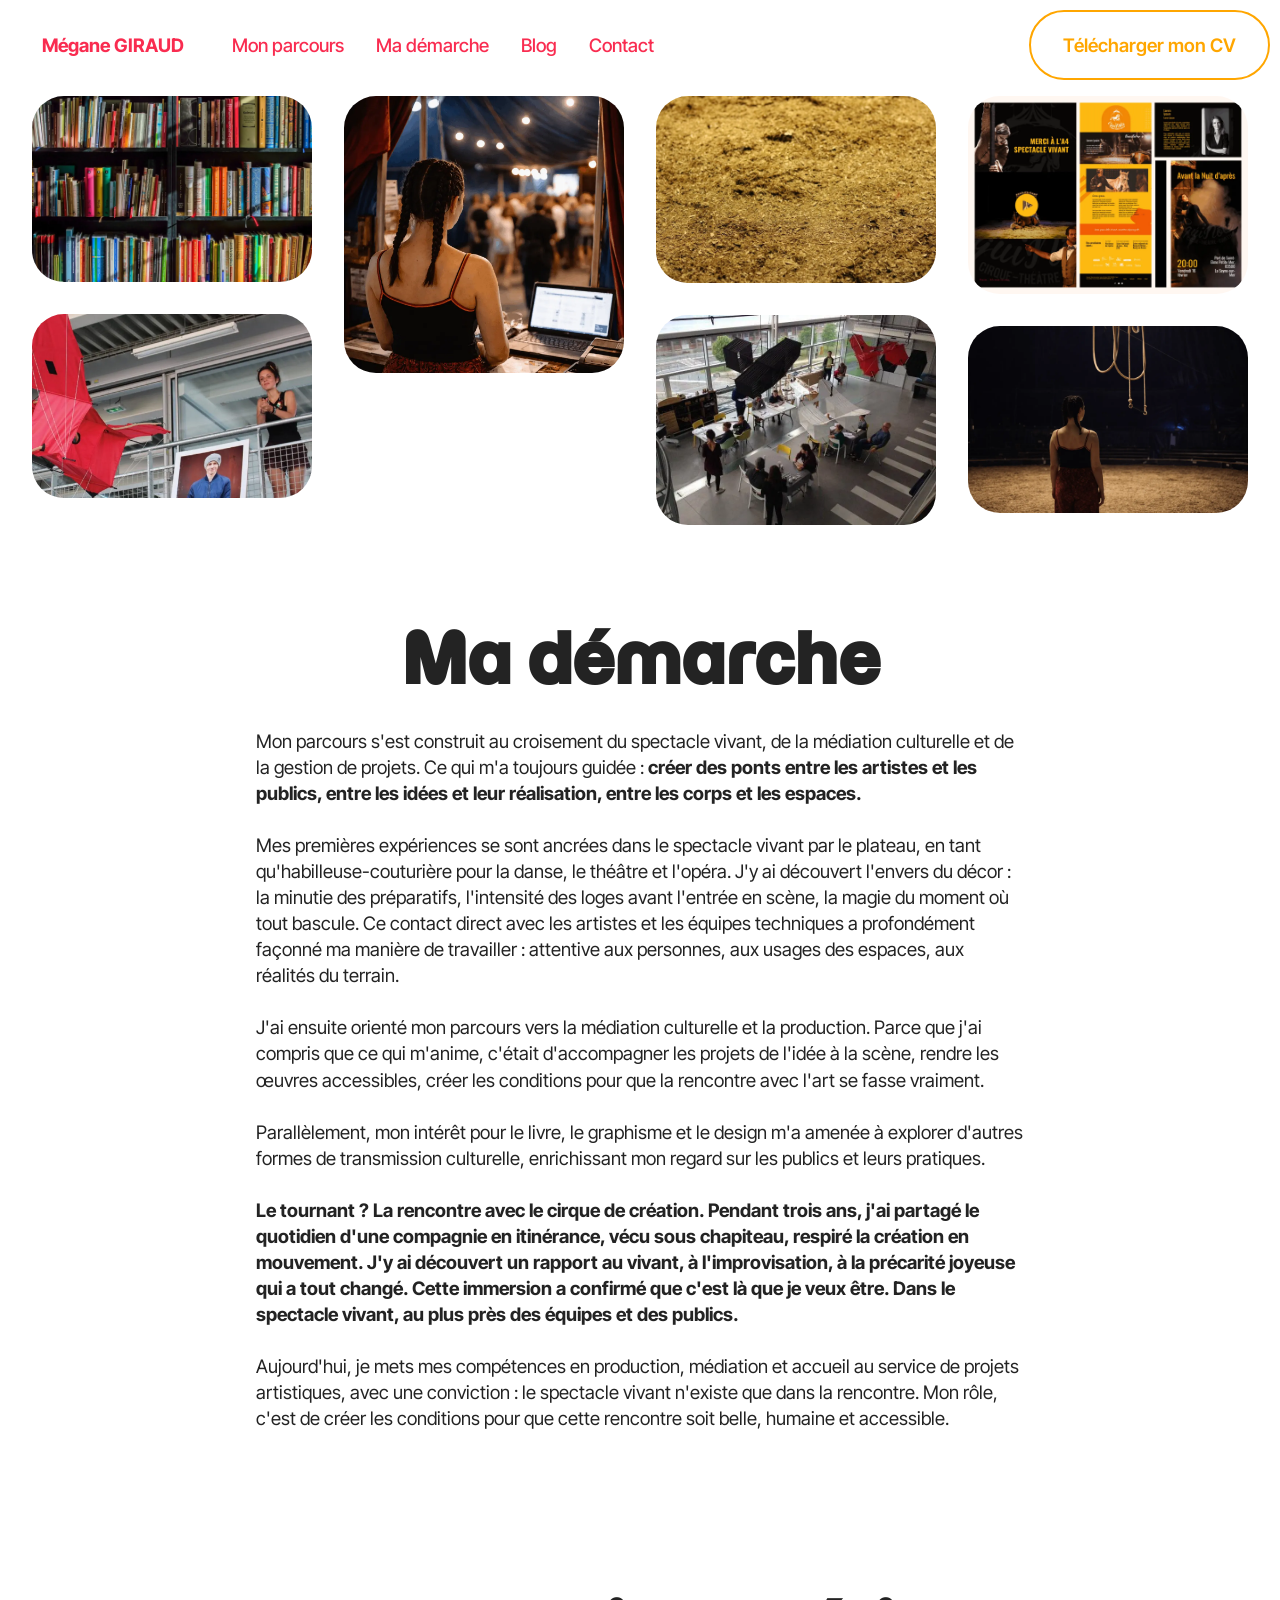
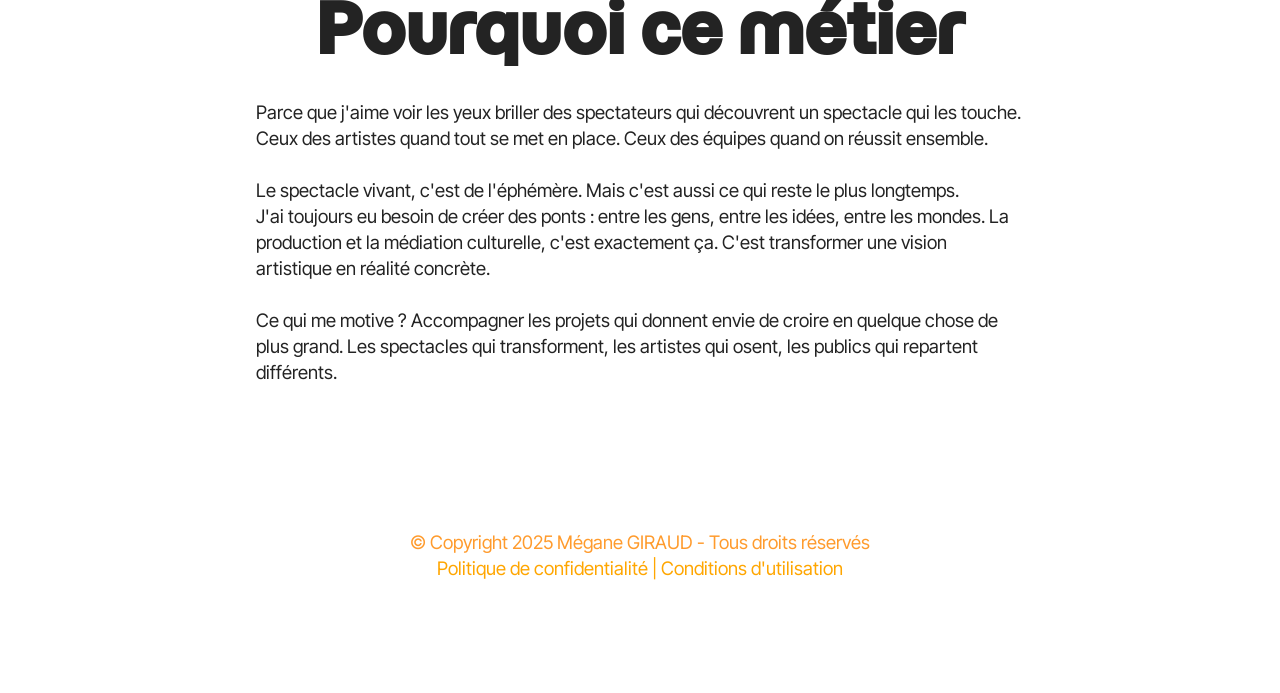
<file: page1.html>
<!DOCTYPE html>
<html  >
<head>
  <!-- Site made with Mobirise Website Builder v5.9.17, https://mobirise.com -->
  <meta charset="UTF-8">
  <meta http-equiv="X-UA-Compatible" content="IE=edge">
  <meta name="generator" content="Mobirise v5.9.17, mobirise.com">
  <meta name="viewport" content="width=device-width, initial-scale=1, minimum-scale=1">
  <link rel="shortcut icon" href="assets/images/novacosmic-logo-128x128-1.png" type="image/x-icon">
  <meta name="description" content="">
  
  
  <title>Ma demarche</title>
  <link rel="stylesheet" href="assets/web/assets/mobirise-icons2/mobirise2.css">
  <link rel="stylesheet" href="assets/bootstrap/css/bootstrap.min.css">
  <link rel="stylesheet" href="assets/bootstrap/css/bootstrap-grid.min.css">
  <link rel="stylesheet" href="assets/bootstrap/css/bootstrap-reboot.min.css">
  <link rel="stylesheet" href="assets/web/assets/gdpr-plugin/gdpr-styles.css">
  <link rel="stylesheet" href="assets/animatecss/animate.css">
  <link rel="stylesheet" href="assets/dropdown/css/style.css">
  <link rel="stylesheet" href="assets/theme/css/style.css">
  <link rel="stylesheet" href="assets/gallery/style.css">
  <link rel="preload" href="https://fonts.googleapis.com/css?family=Momo+Trust+Display:400&display=swap" as="style" onload="this.onload=null;this.rel='stylesheet'">
  <noscript><link rel="stylesheet" href="https://fonts.googleapis.com/css?family=Momo+Trust+Display:400&display=swap"></noscript>
  <link rel="preload" href="https://fonts.googleapis.com/css?family=Inter+Tight:100,200,300,400,500,600,700,800,900,100i,200i,300i,400i,500i,600i,700i,800i,900i&display=swap" as="style" onload="this.onload=null;this.rel='stylesheet'">
  <noscript><link rel="stylesheet" href="https://fonts.googleapis.com/css?family=Inter+Tight:100,200,300,400,500,600,700,800,900,100i,200i,300i,400i,500i,600i,700i,800i,900i&display=swap"></noscript>
  <link rel="preload" as="style" href="assets/mobirise/css/mbr-additional.css?v=R3IGi3"><link rel="stylesheet" href="assets/mobirise/css/mbr-additional.css?v=R3IGi3" type="text/css">

  
  
  
</head>
<body>
  
  <section data-bs-version="5.1" class="menu menu6 cid-v8RflWAhes" once="menu" id="menu06-1k">
	

	<nav class="navbar navbar-dropdown opacityScroll navbar-fixed-top navbar-expand-lg">
		<div class="container">
			<div class="navbar-brand">
				
				<span class="navbar-caption-wrap"><a class="navbar-caption text-secondary text-primary display-4" href="index.html">Mégane GIRAUD</a></span>
			</div>
			<button class="navbar-toggler" type="button" data-toggle="collapse" data-bs-toggle="collapse" data-target="#navbarSupportedContent" data-bs-target="#navbarSupportedContent" aria-controls="navbarNavAltMarkup" aria-expanded="false" aria-label="Toggle navigation">
				<div class="hamburger">
					<span></span>
					<span></span>
					<span></span>
					<span></span>
				</div>
			</button>
			<div class="collapse navbar-collapse opacityScroll" id="navbarSupportedContent">
				<ul class="navbar-nav nav-dropdown" data-app-modern-menu="true"><li class="nav-item"><a class="nav-link link text-secondary display-4" href="page2.html">Mon parcours</a></li>
					<li class="nav-item">
						<a class="nav-link link text-secondary display-4" href="page1.html" aria-expanded="false">Ma démarche</a>
					</li><li class="nav-item"><a class="nav-link link text-secondary display-4" href="page4.html">Blog</a></li>
					<li class="nav-item">
						<a class="nav-link link text-secondary display-4" href="index.html#form02-1c">Contact</a>
					</li></ul>
				
				<div class="navbar-buttons mbr-section-btn"><a class="btn btn-primary-outline display-4" href="assets/files/GIRAUD_MEGANE_CV-_.pdf" target="_blank">Télécharger mon CV</a></div>
			</div>
		</div>
	</nav>
</section>

<section data-bs-version="5.1" class="gallery1 mbr-gallery cid-v92LLDHNPR" id="gallery02-29">   
    
    

    <div class="container">
        <div class="row justify-content-center">
            <div class="col-12 content-head">
                
            </div>
        </div>
        <div class="row mbr-gallery mbr-masonry" data-masonry="{&quot;percentPosition&quot;: true }">
            <div class="col-12 col-md-6 col-lg-3 item gallery-image">
                <div class="item-wrapper" data-toggle="modal" data-bs-toggle="modal" data-target="#v9B7zrjYe8-modal" data-bs-target="#v9B7zrjYe8-modal">
                    <img class="w-100" src="assets/images/christmas-background-1204029-1280-1256x835.webp" alt="Librairie" data-slide-to="0" data-bs-slide-to="0" data-target="#lb-v9B7zrjYe8" data-bs-target="#lb-v9B7zrjYe8">
                    <div class="icon-wrapper">
                        <span class="mobi-mbri mobi-mbri-search mbr-iconfont mbr-iconfont-btn"></span>
                    </div>
                </div>
                
            </div>
            <div class="col-12 col-md-6 col-lg-3 item gallery-image">
                <div class="item-wrapper" data-toggle="modal" data-bs-toggle="modal" data-target="#v9B7zrjYe8-modal" data-bs-target="#v9B7zrjYe8-modal">
                    <img class="w-100" src="assets/images/billetterie-1024x1536.webp" alt="Mobirise Website Builder" data-slide-to="1" data-bs-slide-to="1" data-target="#lb-v9B7zrjYe8" data-bs-target="#lb-v9B7zrjYe8">
                    <div class="icon-wrapper">
                        <span class="mobi-mbri mobi-mbri-search mbr-iconfont mbr-iconfont-btn"></span>
                    </div>
                </div>
                
            </div>
            <div class="col-12 col-md-6 col-lg-3 item gallery-image">
                <div class="item-wrapper" data-toggle="modal" data-bs-toggle="modal" data-target="#v9B7zrjYe8-modal" data-bs-target="#v9B7zrjYe8-modal">
                    <img class="w-100" src="assets/images/img-3951-1256x837.webp" alt="Mobirise Website Builder" data-slide-to="2" data-bs-slide-to="2" data-target="#lb-v9B7zrjYe8" data-bs-target="#lb-v9B7zrjYe8">
                    <div class="icon-wrapper">
                        <span class="mobi-mbri mobi-mbri-search mbr-iconfont mbr-iconfont-btn"></span>
                    </div>
                </div>
                
            </div>
            <div class="col-12 col-md-6 col-lg-3 item gallery-image">
                <div class="item-wrapper" data-toggle="modal" data-bs-toggle="modal" data-target="#v9B7zrjYe8-modal" data-bs-target="#v9B7zrjYe8-modal">
                    <img class="w-100" src="assets/images/portfolio-mag-1-1256x888.webp" alt="Mobirise Website Builder" data-slide-to="3" data-bs-slide-to="3" data-target="#lb-v9B7zrjYe8" data-bs-target="#lb-v9B7zrjYe8">
                    <div class="icon-wrapper">
                        <span class="mobi-mbri mobi-mbri-search mbr-iconfont mbr-iconfont-btn"></span>
                    </div>
                </div>
                
            </div>
            <div class="col-12 col-md-6 col-lg-3 item gallery-image">
                <div class="item-wrapper" data-toggle="modal" data-bs-toggle="modal" data-target="#v9B7zrjYe8-modal" data-bs-target="#v9B7zrjYe8-modal">
                    <img class="w-100" src="assets/images/dome-mediation-numerique-textile-megane-giraud-2-960x630.webp" alt="Mobirise Website Builder" data-slide-to="4" data-bs-slide-to="4" data-target="#lb-v9B7zrjYe8" data-bs-target="#lb-v9B7zrjYe8">
                    <div class="icon-wrapper">
                        <span class="mobi-mbri mobi-mbri-search mbr-iconfont mbr-iconfont-btn"></span>
                    </div>
                </div>
                
            </div>
            <div class="col-12 col-md-6 col-lg-3 item gallery-image">
                <div class="item-wrapper" data-toggle="modal" data-bs-toggle="modal" data-target="#v9B7zrjYe8-modal" data-bs-target="#v9B7zrjYe8-modal">
                    <img class="w-100" src="assets/images/dome-mediation-numerique-textile-megane-giraud-3-640x480.webp" alt="Mobirise Website Builder" data-slide-to="5" data-bs-slide-to="5" data-target="#lb-v9B7zrjYe8" data-bs-target="#lb-v9B7zrjYe8">
                    <div class="icon-wrapper">
                        <span class="mobi-mbri mobi-mbri-search mbr-iconfont mbr-iconfont-btn"></span>
                    </div>
                </div>
                
            </div>
            <div class="col-12 col-md-6 col-lg-3 item gallery-image">
                <div class="item-wrapper" data-toggle="modal" data-bs-toggle="modal" data-target="#v9B7zrjYe8-modal" data-bs-target="#v9B7zrjYe8-modal">
                    <img class="w-100" src="assets/images/megane-giraud-1536x1024.webp" alt="Mobirise Website Builder" data-slide-to="6" data-bs-slide-to="6" data-target="#lb-v9B7zrjYe8" data-bs-target="#lb-v9B7zrjYe8">
                    <div class="icon-wrapper">
                        <span class="mobi-mbri mobi-mbri-search mbr-iconfont mbr-iconfont-btn"></span>
                    </div>
                </div>
                
            </div>
        </div>

        <div class="modal mbr-slider" tabindex="-1" role="dialog" aria-hidden="true" id="v9B7zrjYe8-modal">
            <div class="modal-dialog" role="document">
                <div class="modal-content">
                    <div class="modal-body">
                        <div class="carousel slide" id="lb-v9B7zrjYe8" data-interval="5000" data-bs-interval="5000">
                            <div class="carousel-inner">
                                <div class="carousel-item active">
                                    <img class="d-block w-100" src="assets/images/christmas-background-1204029-1280-1256x835.webp" alt="Mobirise Website Builder">
                                </div>
                                <div class="carousel-item">
                                    <img class="d-block w-100" src="assets/images/billetterie-1024x1536.webp" alt="Mobirise Website Builder">
                                </div>
                                <div class="carousel-item">
                                    <img class="d-block w-100" src="assets/images/img-3951-1256x837.webp" alt="Mobirise Website Builder">
                                </div>
                                <div class="carousel-item">
                                    <img class="d-block w-100" src="assets/images/portfolio-mag-1-1256x888.webp" alt="Mobirise Website Builder">
                                </div>
                                <div class="carousel-item">
                                    <img class="d-block w-100" src="assets/images/dome-mediation-numerique-textile-megane-giraud-2-960x630.webp" alt="Mobirise Website Builder">
                                </div>
                                <div class="carousel-item">
                                    <img class="d-block w-100" src="assets/images/dome-mediation-numerique-textile-megane-giraud-3-640x480.webp" alt="Mobirise Website Builder">
                                </div>
                                <div class="carousel-item">
                                    <img class="d-block w-100" src="assets/images/megane-giraud-1536x1024.webp" alt="Mobirise Website Builder">
                                </div>
                            </div>
                            <ol class="carousel-indicators">
                                <li data-slide-to="0" data-bs-slide-to="0" class="active" data-target="#lb-v9B7zrjYe8" data-bs-target="#lb-v9B7zrjYe8"></li>
                                <li data-slide-to="1" data-bs-slide-to="1" data-target="#lb-v9B7zrjYe8" data-bs-target="#lb-v9B7zrjYe8"></li>
                                <li data-slide-to="2" data-bs-slide-to="2" data-target="#lb-v9B7zrjYe8" data-bs-target="#lb-v9B7zrjYe8"></li>
                                <li data-slide-to="3" data-bs-slide-to="3" data-target="#lb-v9B7zrjYe8" data-bs-target="#lb-v9B7zrjYe8"></li>
                                <li data-slide-to="4" data-bs-slide-to="4" data-target="#lb-v9B7zrjYe8" data-bs-target="#lb-v9B7zrjYe8"></li>
                                <li data-slide-to="5" data-bs-slide-to="5" data-target="#lb-v9B7zrjYe8" data-bs-target="#lb-v9B7zrjYe8"></li>
                                <li data-slide-to="6" data-bs-slide-to="6" data-target="#lb-v9B7zrjYe8" data-bs-target="#lb-v9B7zrjYe8"></li>
                            </ol>
                            <a role="button" href="" class="close" data-dismiss="modal" data-bs-dismiss="modal" aria-label="Close">
                            </a>
                            <a class="carousel-control-prev carousel-control" role="button" data-slide="prev" data-bs-slide="prev" href="#lb-v9B7zrjYe8">
                                <span class="mobi-mbri mobi-mbri-arrow-prev" aria-hidden="true"></span>
                                <span class="sr-only visually-hidden">Previous</span>
                            </a>
                            <a class="carousel-control-next carousel-control" role="button" data-slide="next" data-bs-slide="next" href="#lb-v9B7zrjYe8">
                                <span class="mobi-mbri mobi-mbri-arrow-next" aria-hidden="true"></span>
                                <span class="sr-only visually-hidden">Next</span>
                            </a>
                        </div>
                    </div>
                </div>
            </div>
        </div>
    </div>
</section>

<section data-bs-version="5.1" class="header16 cid-v8R9LqBxb2" id="header16-1f">
  

  
  

  <div class="text-center container">
    
    <div class="row justify-content-center">
      <div class="col-md-12 content-head">
        <h1 class="mbr-section-title mbr-fonts-style mt-4 display-1"><strong>Ma démarche</strong></h1>
        <p class="mbr-text mbr-fonts-style mt-4 display-4">Mon parcours s'est construit au croisement du spectacle vivant, de la médiation culturelle et de la gestion de projets. Ce qui m'a toujours guidée : <strong>créer des ponts entre les artistes et les publics, entre les idées et leur réalisation, entre les corps et les espaces.</strong><br><br>Mes premières expériences se sont ancrées dans le spectacle vivant par le plateau, en tant qu'habilleuse-couturière pour la danse, le théâtre et l'opéra. J'y ai découvert l'envers du décor : la minutie des préparatifs, l'intensité des loges avant l'entrée en scène, la magie du moment où tout bascule. Ce contact direct avec les artistes et les équipes techniques a profondément façonné ma manière de travailler : attentive aux personnes, aux usages des espaces, aux réalités du terrain.<br><br>J'ai ensuite orienté mon parcours vers la médiation culturelle et la production. Parce que j'ai compris que ce qui m'anime, c'était d'accompagner les projets de l'idée à la scène, rendre les œuvres accessibles, créer les conditions pour que la rencontre avec l'art se fasse vraiment.<br><br>Parallèlement, mon intérêt pour le livre, le graphisme et le design m'a amenée à explorer d'autres formes de transmission culturelle, enrichissant mon regard sur les publics et leurs pratiques.<br><br><strong>Le tournant ? La rencontre avec le cirque de création. Pendant trois ans, j'ai partagé le quotidien d'une compagnie en itinérance, vécu sous chapiteau, respiré la création en mouvement. J'y ai découvert un rapport au vivant, à l'improvisation, à la précarité joyeuse qui a tout changé. Cette immersion a confirmé que c'est là que je veux être. Dans le spectacle vivant, au plus près des équipes et des publics.<br></strong><br>Aujourd'hui, je mets mes compétences en production, médiation et accueil au service de projets artistiques, avec une conviction : le spectacle vivant n'existe que dans la rencontre. Mon rôle, c'est de créer les conditions pour que cette rencontre soit belle, humaine et accessible.<br></p>
        
      </div>
    </div>
  </div>
</section>

<section data-bs-version="5.1" class="header16 cid-v93WLzi7Gf" id="header16-2a">
  

  
  

  <div class="text-center container">
    
    <div class="row justify-content-center">
      <div class="col-md-12 content-head">
        <h1 class="mbr-section-title mbr-fonts-style mt-4 display-1"><strong>Pourquoi ce métier</strong></h1>
        <p class="mbr-text mbr-fonts-style mt-4 display-4">Parce que j'aime voir les yeux briller&nbsp;des spectateurs qui découvrent un spectacle qui les touche. Ceux des artistes quand tout se met en place. Ceux des équipes quand on réussit ensemble.<br>
<br>Le spectacle vivant, c'est de l'éphémère. Mais c'est aussi ce qui reste le plus longtemps.
<br>J'ai toujours eu besoin de créer des ponts : entre les gens, entre les idées, entre les mondes. La production et la médiation culturelle, c'est exactement ça. C'est transformer une vision artistique en réalité concrète.<br>
<br>Ce qui me motive ? Accompagner les projets qui donnent envie de croire en quelque chose de plus grand. Les spectacles qui transforment, les artistes qui osent, les publics qui repartent différents.<br></p>
        
      </div>
    </div>
  </div>
</section>

<section data-bs-version="5.1" class="footer4 cid-v8Rfif6iIU" once="footers" id="footer04-1j">

    

    

    <div class="container">
        <div class="media-container-row align-center mbr-white">
            <div class="col-12">
                <p class="mbr-text mb-0 mbr-fonts-style display-4">
                    © Copyright 2025 Mégane GIRAUD - Tous droits réservés<br><a href="page5.html" class="text-primary">Politique de confidentialité | Conditions d'utilisation</a><br></p>
            </div>
        </div>
    </div>
</section><section class="display-7" style="padding: 0;align-items: center;justify-content: center;flex-wrap: wrap;    align-content: center;display: flex;position: relative;height: 4rem;"><a href="https://mobiri.se/152356" style="flex: 1 1;height: 4rem;position: absolute;width: 100%;z-index: 1;"><img alt="" style="height: 4rem;" src="[data-uri]"></a><p style="margin: 0;text-align: center;" class="display-7">&#8204;</p><a style="z-index:1" href="https://mobirise.com/builder/ai-website-generator.html">AI Website Generator</a></section><script src="assets/bootstrap/js/bootstrap.bundle.min.js"></script>  <script src="assets/smoothscroll/smooth-scroll.js"></script>  <script src="assets/ytplayer/index.js"></script>  <script src="assets/dropdown/js/navbar-dropdown.js"></script>  <script src="assets/masonry/masonry.pkgd.min.js"></script>  <script src="assets/imagesloaded/imagesloaded.pkgd.min.js"></script>  <script src="assets/theme/js/script.js"></script>  <script src="assets/gallery/player.min.js"></script>  <script src="assets/gallery/script.js"></script>  
  
  
  <input name="animation" type="hidden">
  </body>
</html>
</file>
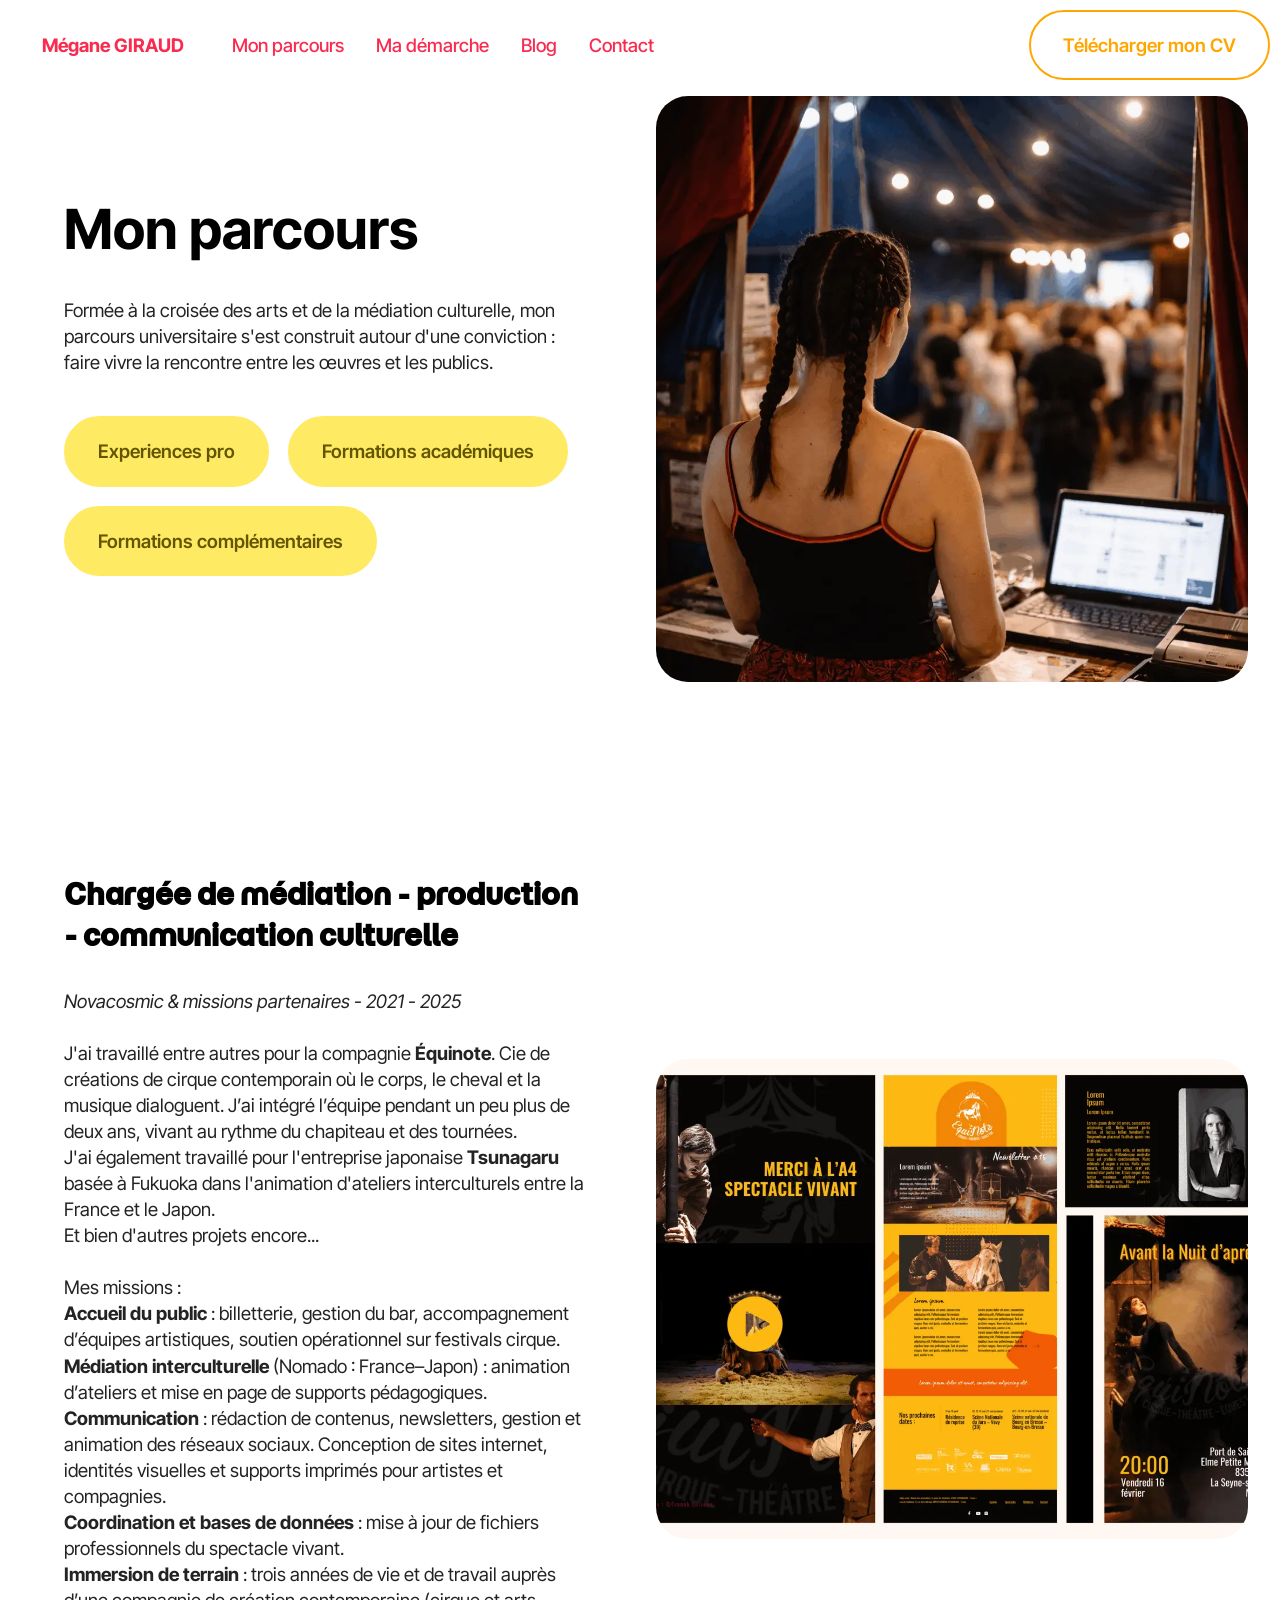
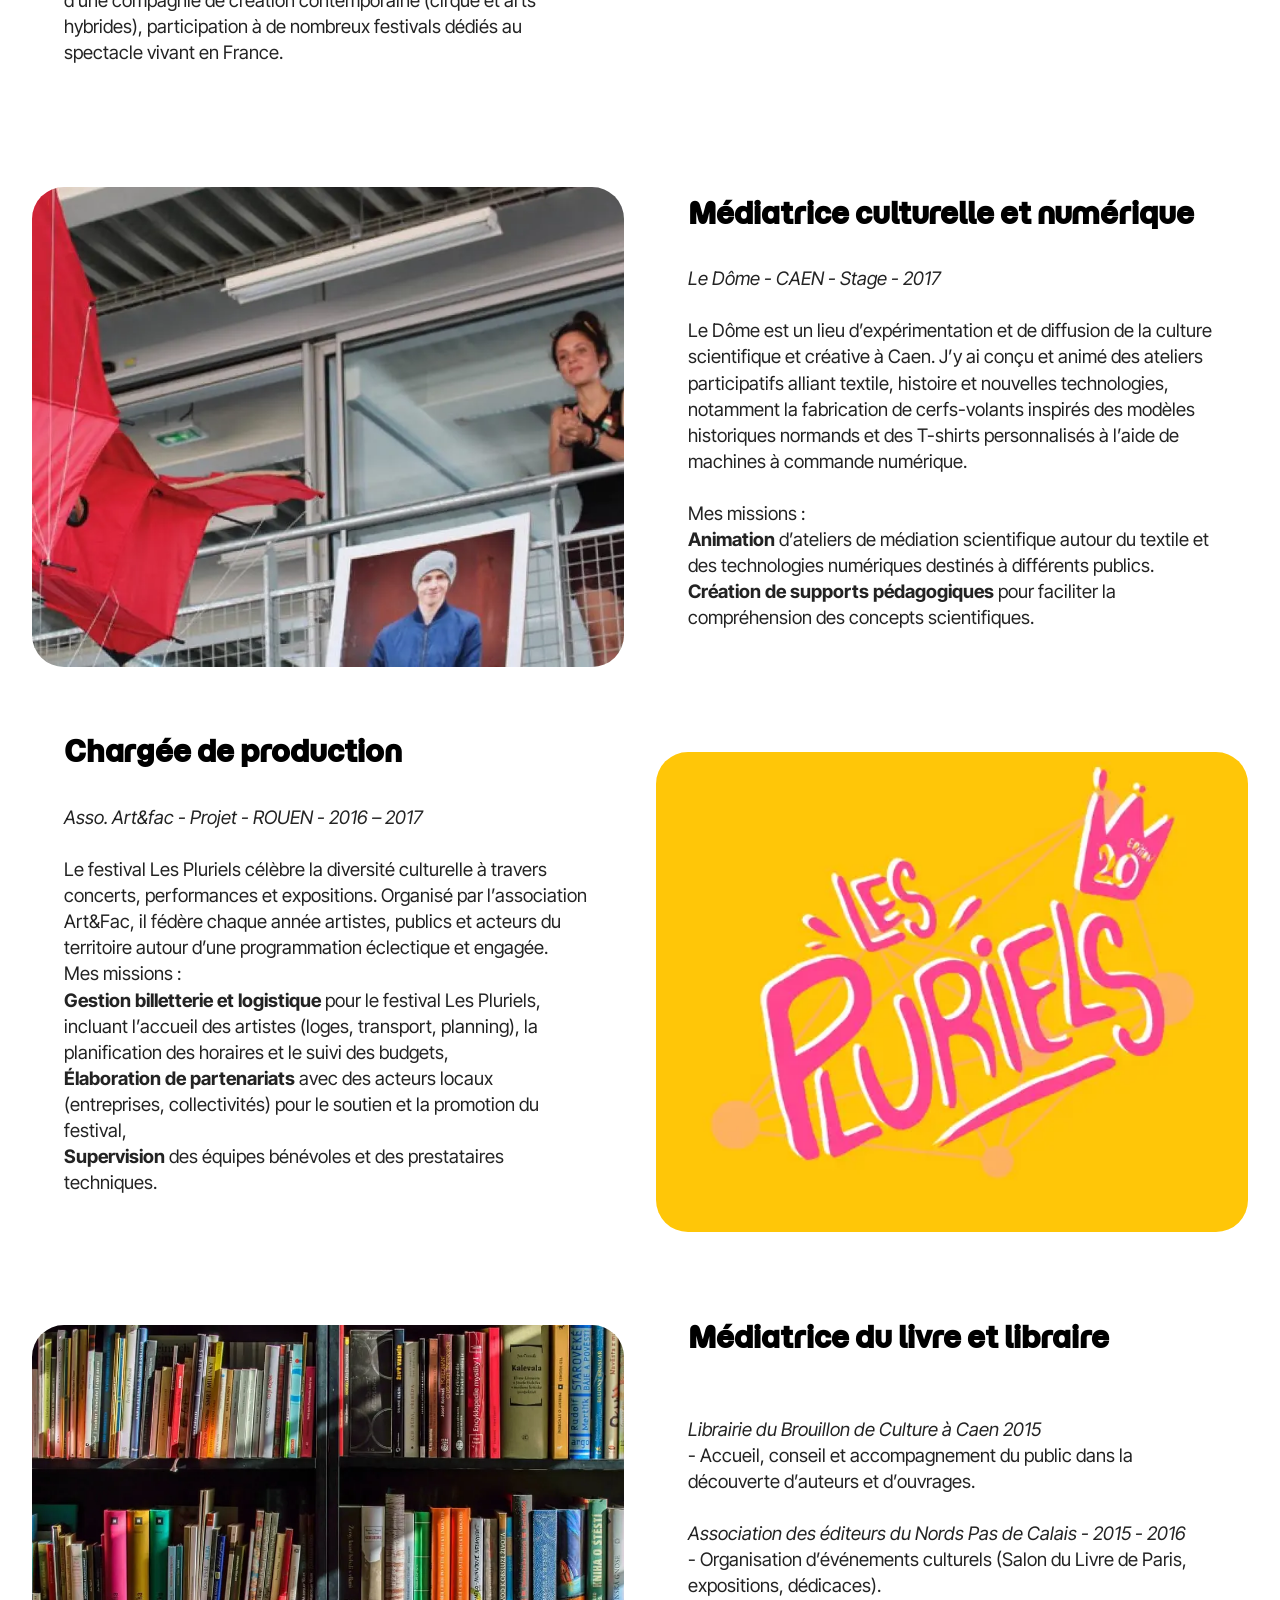
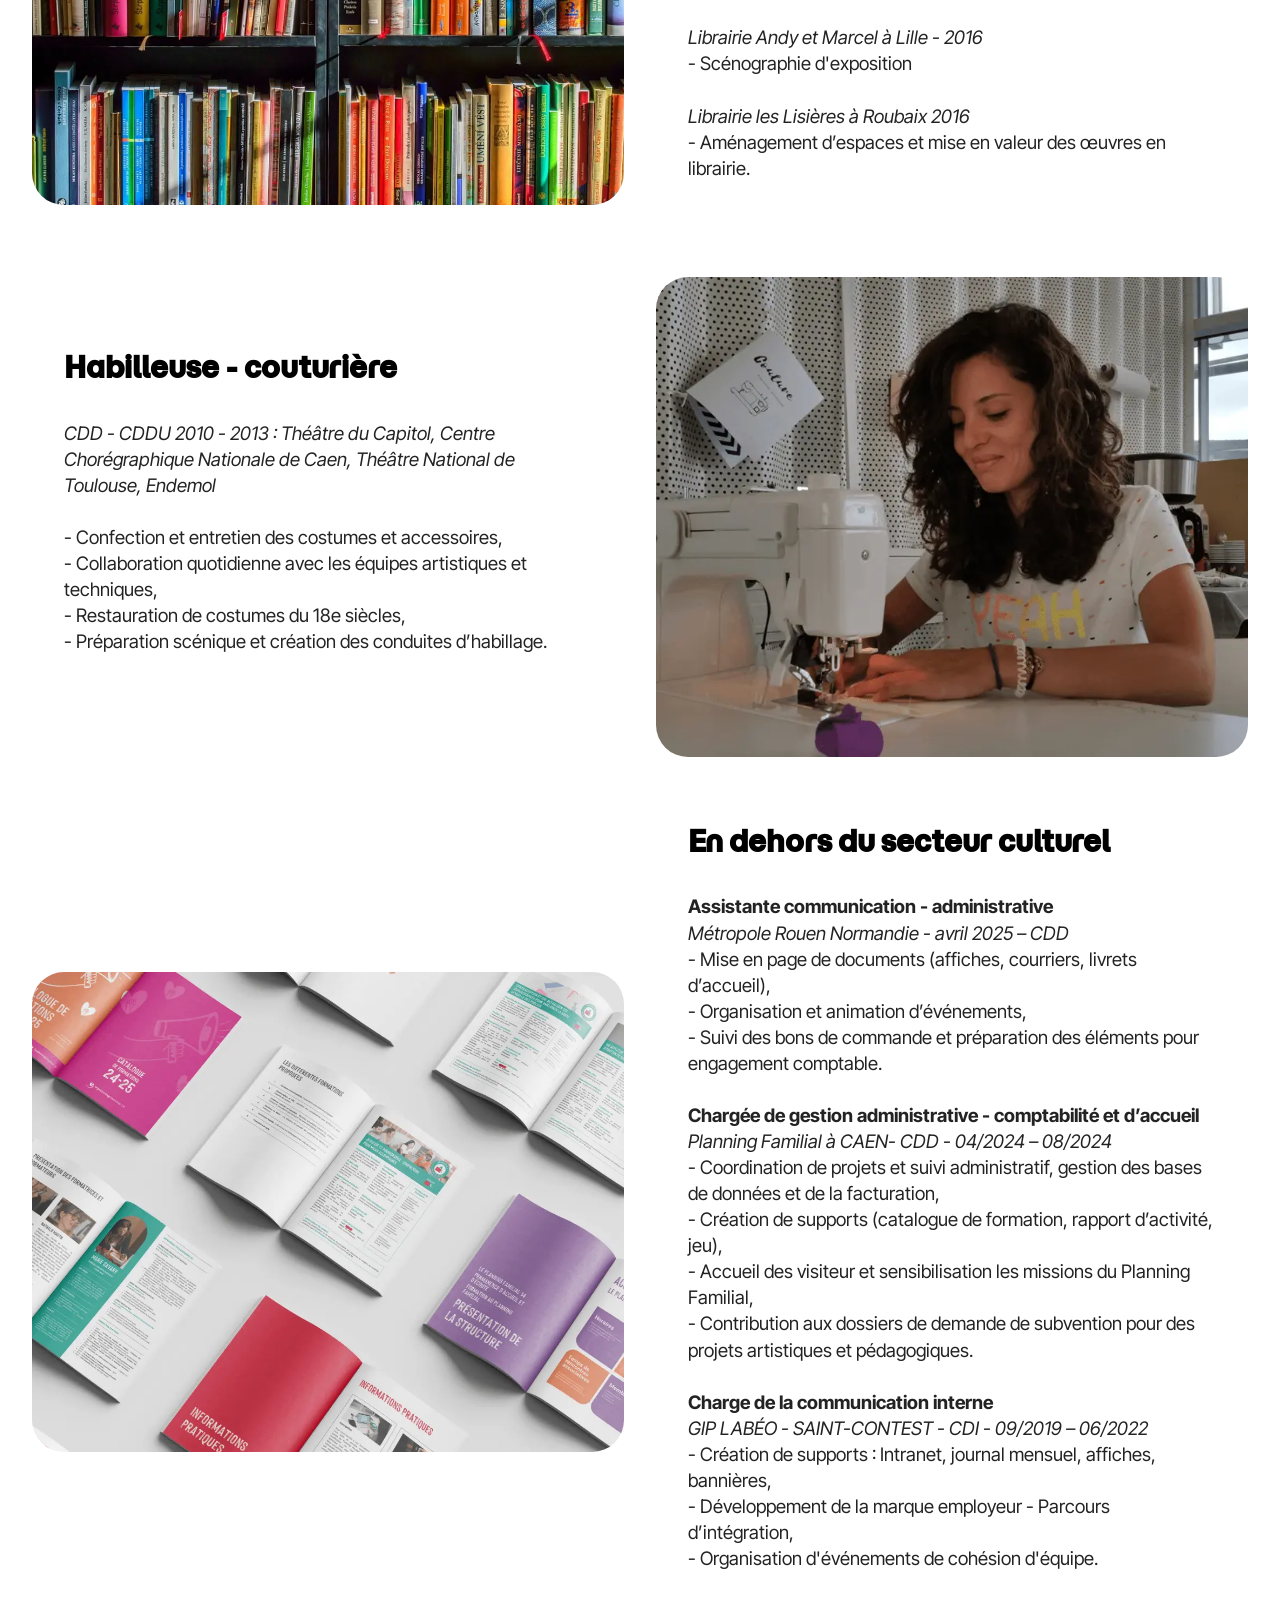
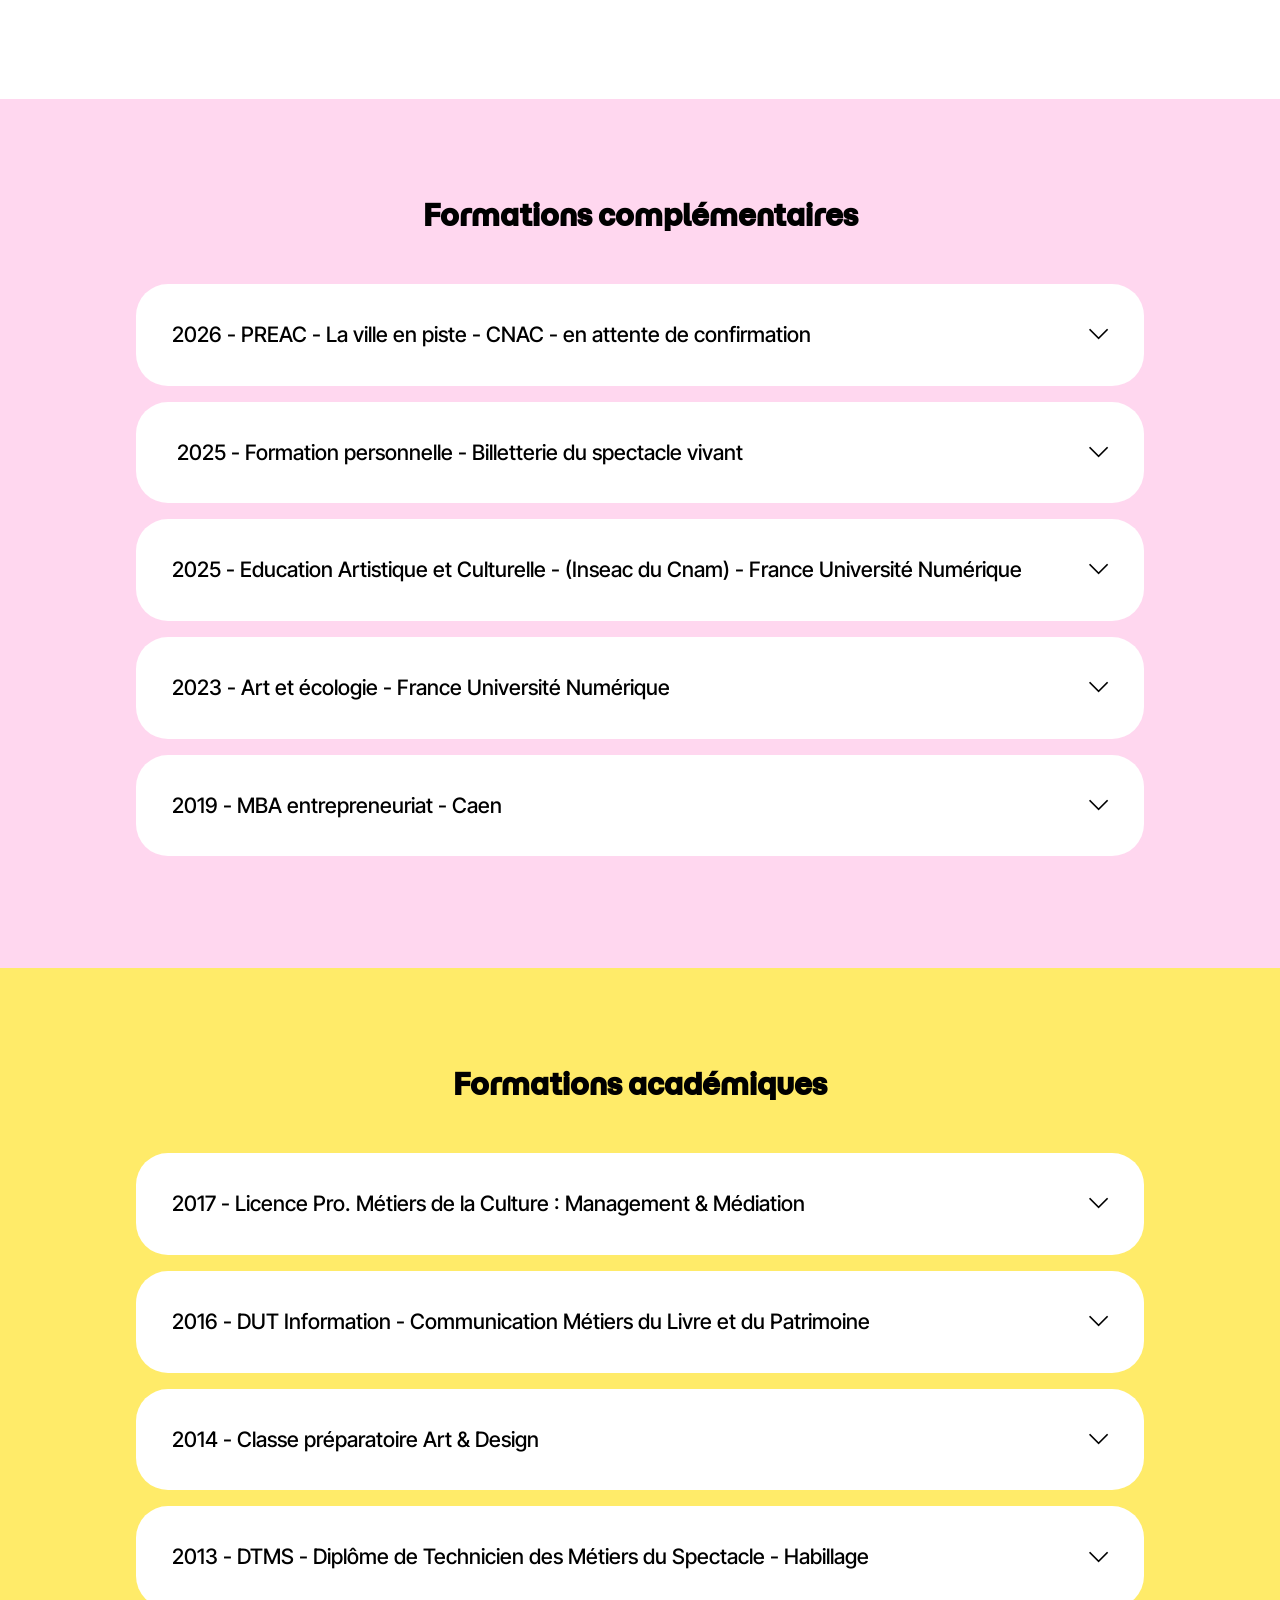
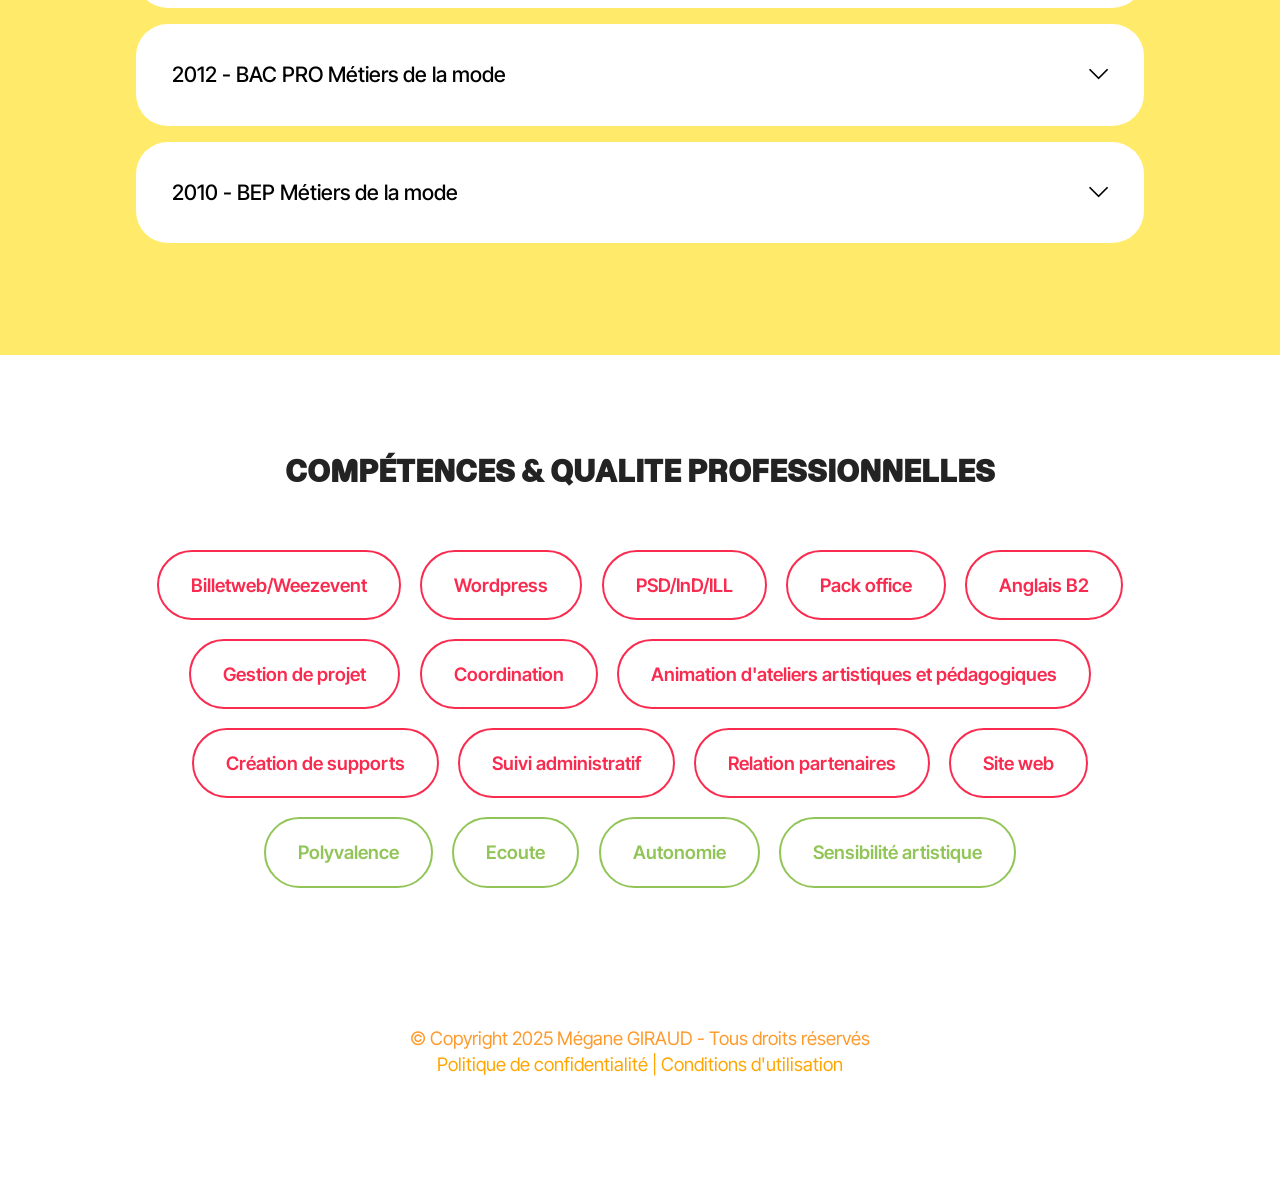
<file: page2.html>
<!DOCTYPE html>
<html  >
<head>
  <!-- Site made with Mobirise Website Builder v5.9.17, https://mobirise.com -->
  <meta charset="UTF-8">
  <meta http-equiv="X-UA-Compatible" content="IE=edge">
  <meta name="generator" content="Mobirise v5.9.17, mobirise.com">
  <meta name="viewport" content="width=device-width, initial-scale=1, minimum-scale=1">
  <link rel="shortcut icon" href="assets/images/novacosmic-logo-128x128-1.png" type="image/x-icon">
  <meta name="description" content="">
  
  
  <title>Mon parcours</title>
  <link rel="stylesheet" href="assets/web/assets/mobirise-icons2/mobirise2.css">
  <link rel="stylesheet" href="assets/bootstrap/css/bootstrap.min.css">
  <link rel="stylesheet" href="assets/bootstrap/css/bootstrap-grid.min.css">
  <link rel="stylesheet" href="assets/bootstrap/css/bootstrap-reboot.min.css">
  <link rel="stylesheet" href="assets/web/assets/gdpr-plugin/gdpr-styles.css">
  <link rel="stylesheet" href="assets/animatecss/animate.css">
  <link rel="stylesheet" href="assets/dropdown/css/style.css">
  <link rel="stylesheet" href="assets/theme/css/style.css">
  <link rel="preload" href="https://fonts.googleapis.com/css?family=Momo+Trust+Display:400&display=swap" as="style" onload="this.onload=null;this.rel='stylesheet'">
  <noscript><link rel="stylesheet" href="https://fonts.googleapis.com/css?family=Momo+Trust+Display:400&display=swap"></noscript>
  <link rel="preload" href="https://fonts.googleapis.com/css?family=Inter+Tight:100,200,300,400,500,600,700,800,900,100i,200i,300i,400i,500i,600i,700i,800i,900i&display=swap" as="style" onload="this.onload=null;this.rel='stylesheet'">
  <noscript><link rel="stylesheet" href="https://fonts.googleapis.com/css?family=Inter+Tight:100,200,300,400,500,600,700,800,900,100i,200i,300i,400i,500i,600i,700i,800i,900i&display=swap"></noscript>
  <link rel="preload" as="style" href="assets/mobirise/css/mbr-additional.css?v=YGTETr"><link rel="stylesheet" href="assets/mobirise/css/mbr-additional.css?v=YGTETr" type="text/css">

  
  
  
</head>
<body>
  
  <section data-bs-version="5.1" class="menu menu6 cid-v8RflWAhes" once="menu" id="menu06-1k">
	

	<nav class="navbar navbar-dropdown opacityScroll navbar-fixed-top navbar-expand-lg">
		<div class="container">
			<div class="navbar-brand">
				
				<span class="navbar-caption-wrap"><a class="navbar-caption text-secondary text-primary display-4" href="index.html">Mégane GIRAUD</a></span>
			</div>
			<button class="navbar-toggler" type="button" data-toggle="collapse" data-bs-toggle="collapse" data-target="#navbarSupportedContent" data-bs-target="#navbarSupportedContent" aria-controls="navbarNavAltMarkup" aria-expanded="false" aria-label="Toggle navigation">
				<div class="hamburger">
					<span></span>
					<span></span>
					<span></span>
					<span></span>
				</div>
			</button>
			<div class="collapse navbar-collapse opacityScroll" id="navbarSupportedContent">
				<ul class="navbar-nav nav-dropdown" data-app-modern-menu="true"><li class="nav-item"><a class="nav-link link text-secondary display-4" href="page2.html">Mon parcours</a></li>
					<li class="nav-item">
						<a class="nav-link link text-secondary display-4" href="page1.html" aria-expanded="false">Ma démarche</a>
					</li><li class="nav-item"><a class="nav-link link text-secondary display-4" href="page4.html">Blog</a></li>
					<li class="nav-item">
						<a class="nav-link link text-secondary display-4" href="index.html#form02-1c">Contact</a>
					</li></ul>
				
				<div class="navbar-buttons mbr-section-btn"><a class="btn btn-primary-outline display-4" href="assets/files/GIRAUD_MEGANE_CV-_.pdf" target="_blank">Télécharger mon CV</a></div>
			</div>
		</div>
	</nav>
</section>

<section data-bs-version="5.1" class="header1 cid-v8RLSOTvSH" id="header01-1o">
	

	
	

	<div class="container">
		<div class="row justify-content-center">
			<div class="col-12 col-md-12 col-lg-6 image-wrapper">
				<img class="w-100" src="assets/images/billetterie-1024x1536.webp" alt="Mobirise Website Builder">
			</div>
			<div class="col-12 col-lg col-md-12">
				<div class="text-wrapper align-left">
					<h1 class="mbr-section-title mbr-fonts-style mb-4 display-2"><strong>Mon parcours</strong></h1>
					<p class="mbr-text mbr-fonts-style mb-4 display-4">Formée à la croisée des arts et de la médiation culturelle, mon parcours universitaire s'est construit autour d'une conviction : faire vivre la rencontre entre les œuvres et les publics.&nbsp;<br></p>
					<div class="mbr-section-btn mt-3"><a class="btn btn-danger display-4" href="page2.html#features038-1t">Experiences pro</a> <a class="btn btn-danger display-4" href="page2.html#list01-1v">Formations académiques</a> <a class="btn btn-danger display-4" href="page2.html#list01-1w">Formations complémentaires</a></div>
				</div>
			</div>
		</div>
	</div>
</section>

<section data-bs-version="5.1" class="features38 cid-v8RPJwbRaa" id="features038-1t">
    

    
    

    <div class="container">
        <div class="row justify-content-center">
            <div class="col-12 col-md-12 col-lg">
                <div class="text-wrapper align-left">
                    <h1 class="mbr-section-title mbr-fonts-style mb-4 display-5"><strong>Chargée de médiation - production - communication culturelle&nbsp;</strong></h1>
                    <p class="mbr-text align-left mbr-fonts-style mb-4 display-4"><em>
                        Novacosmic &amp; missions partenaires - 2021 - 2025</em><em><br></em><br>J'ai travaillé entre autres pour la compagnie <strong>Équinote</strong>. Cie de créations de cirque contemporain où le corps, le cheval et la musique dialoguent. J’ai intégré l’équipe pendant un peu plus de deux ans, vivant au rythme du chapiteau et des tournées.<br>J'ai également travaillé pour l'entreprise japonaise <strong>Tsunagaru </strong>basée à Fukuoka dans l'animation d'ateliers interculturels entre la France et le Japon.<br>Et bien d'autres projets encore...<br><br>Mes missions :&nbsp;<br><strong>Accueil du public</strong> : billetterie, gestion du bar, accompagnement d’équipes artistiques, soutien opérationnel sur festivals cirque.<br><strong>Médiation interculturelle</strong> (Nomado : France–Japon) : animation d’ateliers et mise en page de supports pédagogiques.<br><strong>Communication </strong>: rédaction de contenus, newsletters, gestion et animation des réseaux sociaux. Conception de sites internet, identités visuelles et supports imprimés pour artistes et compagnies.<br><strong>Coordination et bases de données</strong> : mise à jour de fichiers professionnels du spectacle vivant.<br><strong>Immersion de terrain</strong> : trois années de vie et de travail auprès d’une compagnie de création contemporaine (cirque et arts hybrides), participation à de nombreux festivals dédiés au spectacle vivant en France.<br><br>
                    </p>
                    
                </div>
            </div>
            <div class="col-12 col-md-12 col-lg-6 image-wrapper">
                <img class="w-100" src="assets/images/portfolio-mag-1-1256x888.webp" alt="Mobirise Website Builder">
            </div>
        </div>
        <div class="row row-reverse justify-content-center">

            <div class="col-12 col-md-12 col-lg">
                <div class="text-wrapper align-left">
                    <h1 class="mbr-section-title mbr-fonts-style mb-4 display-5"><strong>Médiatrice culturelle et numérique&nbsp;</strong></h1>
                    <p class="mbr-text align-left mbr-fonts-style mb-4 display-4"><em>Le Dôme - CAEN - Stage - 2017</em><em><br></em><strong><br></strong>Le Dôme est un lieu d’expérimentation et de diffusion de la culture scientifique et créative à Caen. J’y ai conçu et animé des ateliers participatifs alliant textile, histoire et nouvelles technologies, notamment la fabrication de cerfs-volants inspirés des modèles historiques normands et des T-shirts personnalisés à l’aide de machines à commande numérique.<br><br>Mes missions :&nbsp;<br><strong>Animation</strong> d’ateliers de médiation scientifique autour du textile et des technologies numériques destinés à différents publics.<br><strong>Création de supports pédagogiques</strong> pour faciliter la compréhension des concepts scientifiques.</p>
                    
                </div>
            </div>
            <div class="col-12 col-md-12 col-lg-6 image-wrapper">
                <img class="w-100" src="assets/images/dome-mediation-numerique-textile-megane-giraud-2-960x630.webp" alt="Mobirise Website Builder">
            </div>
        </div>
        <div class="row justify-content-center">
            <div class="col-12 col-md-12 col-lg">
                <div class="text-wrapper align-left">
                    <h1 class="mbr-section-title mbr-fonts-style mb-4 display-5"><strong>Chargée de production&nbsp;</strong></h1>
                    <p class="mbr-text align-left mbr-fonts-style mb-4 display-4"><em>
                        Asso. Art&amp;fac - Projet - ROUEN - 2016 – 2017<br></em><br>Le festival Les Pluriels célèbre la diversité culturelle à travers concerts, performances et expositions. Organisé par l’association Art&amp;Fac, il fédère chaque année artistes, publics et acteurs du territoire autour d’une programmation éclectique et engagée.<br>Mes missions :&nbsp;<br><strong>Gestion billetterie et logistique</strong> pour le festival Les Pluriels, incluant l’accueil des artistes (loges, transport, planning), la planification des horaires et le suivi des budgets,<br><strong>Élaboration de partenariats</strong> avec des acteurs locaux (entreprises, collectivités) pour le soutien et la promotion du festival,<br><strong>Supervision </strong>des équipes bénévoles et des prestataires techniques.<br><br>
                    </p>
                    
                </div>
            </div>
            <div class="col-12 col-md-12 col-lg-6 image-wrapper">
                <img class="w-100" src="assets/images/pluriels-500x500.webp" alt="Mobirise Website Builder">
            </div>
        </div>
    </div>
</section>

<section data-bs-version="5.1" class="features38 cid-v8RRK4AalX" id="features038-1u">
    

    
    

    <div class="container">
        <div class="row justify-content-center">
            <div class="col-12 col-md-12 col-lg">
                <div class="text-wrapper align-left">
                    <h1 class="mbr-section-title mbr-fonts-style mb-4 display-5"><strong>Médiatrice du livre et libraire</strong></h1>
                    <p class="mbr-text align-left mbr-fonts-style mb-4 display-4"><em><br>Librairie du Brouillon de Culture à Caen 2015<br></em>- Accueil, conseil et accompagnement du public dans la découverte d’auteurs et d’ouvrages.
<br><br><em>Association des éditeurs du Nords Pas de Calais - 2015 - 2016<br></em>- Organisation d’événements culturels (Salon du Livre de Paris, expositions, dédicaces).<br><br>
<em>Librairie Andy et Marcel à Lille - 2016<br></em>- Scénographie d'exposition<br><br><em>Librairie les Lisières à Roubaix 2016<br></em>- Aménagement d’espaces et mise en valeur des œuvres en librairie.<br>
                    </p>
                    
                </div>
            </div>
            <div class="col-12 col-md-12 col-lg-6 image-wrapper">
                <img class="w-100" src="assets/images/christmas-background-1204029-1280-1256x835.webp" alt="Mobirise Website Builder">
            </div>
        </div>
        <div class="row row-reverse justify-content-center">

            <div class="col-12 col-md-12 col-lg">
                <div class="text-wrapper align-left">
                    <h1 class="mbr-section-title mbr-fonts-style mb-4 display-5"><strong>Habilleuse - couturière</strong></h1>
                    <p class="mbr-text align-left mbr-fonts-style mb-4 display-4"><em>CDD - CDDU 2010 - 2013 : Théâtre du Capitol, Centre Chorégraphique Nationale de Caen, Théâtre National de Toulouse, Endemol
<br></em>
<br>- Confection et entretien des costumes et accessoires,
<br>- Collaboration quotidienne avec les équipes artistiques et techniques,
<br>- Restauration de costumes du 18e siècles,
<br>- Préparation scénique et création des conduites d’habillage.&nbsp;<br></p>
                    
                </div>
            </div>
            <div class="col-12 col-md-12 col-lg-6 image-wrapper">
                <img class="w-100" src="assets/images/dome-mediation-numerique-textile-megane-giraud-1140x616.webp" alt="Mobirise Website Builder">
            </div>
        </div>
        <div class="row justify-content-center">
            <div class="col-12 col-md-12 col-lg">
                <div class="text-wrapper align-left">
                    <h1 class="mbr-section-title mbr-fonts-style mb-4 display-5"><strong>En dehors du secteur culturel</strong></h1>
                    <p class="mbr-text align-left mbr-fonts-style mb-4 display-4"><strong>Assistante communication - administrative
<br></strong><em>Métropole Rouen Normandie - avril 2025 – CDD
<br></em>- Mise en page de documents (affiches, courriers, livrets d’accueil),
<br>- Organisation et animation d’événements,
<br>- Suivi des bons de commande et préparation des éléments pour engagement comptable.
<br>
<br><strong>Chargée de gestion administrative - comptabilité et d’accueil
<br></strong><em>Planning Familial à CAEN- CDD - 04/2024 – 08/2024
<br></em>- Coordination de projets et suivi administratif, gestion des bases de données et de la facturation,
<br>- Création de supports (catalogue de formation, rapport d’activité, jeu),
<br>- Accueil des visiteur et sensibilisation les missions du Planning Familial,
<br>- Contribution aux dossiers de demande de subvention pour des projets artistiques et pédagogiques.
<br>
<br><strong>Charge de la communication interne
<br></strong><em>GIP LABÉO - SAINT-CONTEST - CDI - 09/2019 – 06/2022
<br></em>- Création de supports : Intranet, journal mensuel, affiches, bannières,
<br>- Développement de la marque employeur - Parcours d’intégration,
<br>- Organisation d'événements de cohésion d'équipe.&nbsp;<br>
                    </p>
                    
                </div>
            </div>
            <div class="col-12 col-md-12 col-lg-6 image-wrapper">
                <img class="w-100" src="assets/images/portfolio-mag-3-1256x888.webp" alt="Visuel travaux au Planning Familial Caen">
            </div>
        </div>
    </div>
</section>

<section data-bs-version="5.1" class="list1 cid-v8RVVKOEPX" id="list01-1w">	
    
	
	<div class="container">
		<div class="row justify-content-center">
			<div class="col-12 col-md-12 col-lg-10 m-auto">
				<div class="content">
					<div class="row justify-content-center mb-5">
						<div class="col-12 content-head">
							<div class="mbr-section-head">
								<h4 class="mbr-section-title mbr-fonts-style align-center mb-0 display-5"><strong>Formations complémentaires</strong></h4>
								
							</div>
						</div>
					</div>
					<div id="bootstrap-accordion_25" class="panel-group accordionStyles accordion" role="tablist" aria-multiselectable="true">
						<div class="card">
							<div class="card-header" role="tab" id="headingOne">
								<a role="button" class="panel-title collapsed" data-toggle="collapse" data-bs-toggle="collapse" data-core="" href="#collapse1_25" aria-expanded="false" aria-controls="collapse1">
									<h6 class="panel-title-edit mbr-semibold mbr-fonts-style mb-0 display-7">2026 - PREAC - La ville en piste - CNAC - en attente de confirmation</h6>
									<span class="sign mbr-iconfont mobi-mbri-arrow-down"></span>
								</a>
							</div>
							<div id="collapse1_25" class="panel-collapse noScroll collapse" role="tabpanel" aria-labelledby="headingOne" data-parent="#accordion" data-bs-parent="#bootstrap-accordion_25">
								<div class="panel-body">
									<p class="mbr-fonts-style panel-text display-4">Formation intensive de 3 jours (21 heures) proposée par le Centre National des Arts du Cirque à Châlons-en-Champagne, dans le cadre des Pôles de Ressources pour l'Éducation Artistique et Culturelle. Destinée aux professionnels de l'éducation, de la culture et de la jeunesse, elle combine pratique artistique, ateliers de transmission et réflexion sur les enjeux de l'éducation artistique dans les arts du cirque et de la rue. Un temps d'immersion au cœur d'un centre national artistique de référence pour développer des projets d'EAC - Cirque.<br> 
									</p>
								</div>
							</div>
						</div>
						<div class="card">
							<div class="card-header" role="tab" id="headingOne">
								<a role="button" class="panel-title collapsed" data-toggle="collapse" data-bs-toggle="collapse" data-core="" href="#collapse2_25" aria-expanded="false" aria-controls="collapse2">
									<h6 class="panel-title-edit mbr-semibold mbr-fonts-style mb-0 display-7">&nbsp;2025 - Formation personnelle - Billetterie du spectacle vivant</h6>
									<span class="sign mbr-iconfont mobi-mbri-arrow-down"></span>
								</a>
							</div>
							<div id="collapse2_25" class="panel-collapse noScroll collapse" role="tabpanel" aria-labelledby="headingOne" data-parent="#accordion" data-bs-parent="#bootstrap-accordion_25">
								<div class="panel-body">
									<p class="mbr-fonts-style panel-text display-4">Auto-formation approfondie sur les métiers et pratiques de la billetterie dans le spectacle vivant : réglementation fiscale et légale, logiciels de gestion (Billetweb, HelloAsso), relation client et accueil des publics, gestion des ventes et analyse de fréquentation. Une démarche personnelle pour maîtriser les outils et enjeux stratégiques de la billetterie, de la vente au guichet à la commercialisation en ligne, dans une logique d'amélioration continue des pratiques professionnelles.<br></p>
								</div>
							</div>
						</div>
						<div class="card">
							<div class="card-header" role="tab" id="headingOne">
								<a role="button" class="panel-title collapsed" data-toggle="collapse" data-bs-toggle="collapse" data-core="" href="#collapse3_25" aria-expanded="false" aria-controls="collapse3">
									<h6 class="panel-title-edit mbr-semibold mbr-fonts-style mb-0 display-7">2025 - Education Artistique et Culturelle - (Inseac du Cnam) - France Université Numérique</h6>
									<span class="sign mbr-iconfont mobi-mbri-arrow-down"></span>
								</a>
							</div>
							<div id="collapse3_25" class="panel-collapse noScroll collapse" role="tabpanel" aria-labelledby="headingOne" data-parent="#accordion" data-bs-parent="#bootstrap-accordion_25">
								<div class="panel-body">
									<p class="mbr-fonts-style panel-text display-4">Premier MOOC dédié à l'Éducation Artistique et Culturelle (EAC), proposé par l'Institut National Supérieur d'Éducation Artistique et Culturelle du CNAM sur la plateforme France Université Numérique. Formation gratuite en ligne de 4 semaines pour comprendre les enjeux de la politique "100% EAC", concevoir, piloter et évaluer des actions d'EAC à destination de tous les publics. Modules théoriques, retours d'expérience et outils pratiques pour développer des projets culturels et éducatifs dans 8 domaines : arts visuels, spectacle vivant, cinéma, livre, médias, patrimoine, culture scientifique.<br>
									</p>
								</div>
							</div>
						</div>
						<div class="card">
							<div class="card-header" role="tab" id="headingOne">
								<a role="button" class="panel-title collapsed" data-toggle="collapse" data-bs-toggle="collapse" data-core="" href="#collapse4_25" aria-expanded="false" aria-controls="collapse4">
									<h6 class="panel-title-edit mbr-semibold mbr-fonts-style mb-0 display-7">2023 - Art et écologie - France Université Numérique</h6>
									<span class="sign mbr-iconfont mobi-mbri-arrow-down"></span>
								</a>
							</div>
							<div id="collapse4_25" class="panel-collapse noScroll collapse" role="tabpanel" aria-labelledby="headingOne" data-parent="#accordion" data-bs-parent="#bootstrap-accordion_25">
								<div class="panel-body">
									<p class="mbr-fonts-style panel-text display-4">MOOC gratuit en 5 séquences proposé par le Centre Pompidou et diffusé sur la plateforme France Université Numérique, explorant les pratiques écologiques dans l'art contemporain de 1960 à aujourd'hui. Parcours thématique autour de l'art du déchet, de l'art avec la nature, de l'art activiste et des biotechnologies, avec des interviews d'artistes engagés (Giuseppe Penone, Sebastião Salgado) et des analyses d'œuvres emblématiques. Une formation accessible à tous pour comprendre comment les enjeux environnementaux redéfinissent le paysage artistique contemporain.<br></p>
								</div>
							</div>
						</div>
						<div class="card">
							<div class="card-header" role="tab" id="headingOne">
								<a role="button" class="panel-title collapsed" data-toggle="collapse" data-bs-toggle="collapse" data-core="" href="#collapse5_25" aria-expanded="false" aria-controls="collapse5">
									<h6 class="panel-title-edit mbr-semibold mbr-fonts-style mb-0 display-7">2019 - MBA entrepreneuriat - Caen</h6>
									<span class="sign mbr-iconfont mobi-mbri-arrow-down"></span>
								</a>
							</div>
							<div id="collapse5_25" class="panel-collapse noScroll collapse" role="tabpanel" aria-labelledby="headingOne" data-parent="#accordion" data-bs-parent="#bootstrap-accordion_25">
								<div class="panel-body">
									<p class="mbr-fonts-style panel-text display-4">Formation Bac+5 (niveau 7) en management, commerce et entrepreneuriat dispensée par l'école de commerce MBway Caen. Programme professionnalisant axé sur la stratégie d'entreprise, le développement commercial, la gestion financière et les ressources humaines, préparant à la création d'entreprise. Formation réalisée en alternance, avec des intervenants issus du monde professionnel.<br></p>
								</div>
							</div>
						</div>
						
					</div>
				</div>
			</div>
		</div>
	</div>
</section>

<section data-bs-version="5.1" class="list1 cid-v8RUl2agWJ" id="list01-1v">	
    
	
	<div class="container">
		<div class="row justify-content-center">
			<div class="col-12 col-md-12 col-lg-10 m-auto">
				<div class="content">
					<div class="row justify-content-center mb-5">
						<div class="col-12 content-head">
							<div class="mbr-section-head">
								<h4 class="mbr-section-title mbr-fonts-style align-center mb-0 display-5"><strong>Formations académiques</strong></h4>
								
							</div>
						</div>
					</div>
					<div id="bootstrap-accordion_26" class="panel-group accordionStyles accordion" role="tablist" aria-multiselectable="true">
						<div class="card">
							<div class="card-header" role="tab" id="headingOne">
								<a role="button" class="panel-title collapsed" data-toggle="collapse" data-bs-toggle="collapse" data-core="" href="#collapse1_26" aria-expanded="false" aria-controls="collapse1">
									<h6 class="panel-title-edit mbr-semibold mbr-fonts-style mb-0 display-7">2017 - Licence Pro. Métiers de la Culture : Management &amp; Médiation</h6>
									<span class="sign mbr-iconfont mobi-mbri-arrow-down"></span>
								</a>
							</div>
							<div id="collapse1_26" class="panel-collapse noScroll collapse" role="tabpanel" aria-labelledby="headingOne" data-parent="#accordion" data-bs-parent="#bootstrap-accordion_26">
								<div class="panel-body">
									<p class="mbr-fonts-style panel-text display-4"><em>
										Université de Rouen à Mont Saint Aignan<br></em><br>Diplôme Bac+3 spécialisé dans la médiation culturelle et le management de projets artistiques, avec un ancrage fort dans le spectacle vivant (théâtre, danse, musique, cirque, arts de la rue). Formation professionnalisante combinant enseignements théoriques (politiques culturelles, esthétiques contemporaines) et pratiques opérationnelles (administration, production, billetterie, communication, accueil des publics). Le projet emblématique de la formation : l'organisation intégrale du festival pluridisciplinaire Les Pluriels par les étudiants, confrontant aux réalités du terrain (montage budgétaire, recherche de financements, coordination d'équipes, médiation).<br><br> 
									</p>
								</div>
							</div>
						</div>
						<div class="card">
							<div class="card-header" role="tab" id="headingOne">
								<a role="button" class="panel-title collapsed" data-toggle="collapse" data-bs-toggle="collapse" data-core="" href="#collapse2_26" aria-expanded="false" aria-controls="collapse2">
									<h6 class="panel-title-edit mbr-semibold mbr-fonts-style mb-0 display-7">2016 - DUT Information - Communication Métiers du Livre et du Patrimoine</h6>
									<span class="sign mbr-iconfont mobi-mbri-arrow-down"></span>
								</a>
							</div>
							<div id="collapse2_26" class="panel-collapse noScroll collapse" role="tabpanel" aria-labelledby="headingOne" data-parent="#accordion" data-bs-parent="#bootstrap-accordion_26">
								<div class="panel-body">
									<p class="mbr-fonts-style panel-text display-4"><em>
										Université Lille 3 - IUT B à Tourcoing</em><br><em><br></em>Diplôme Bac+2 formant aux métiers du livre, de la documentation et du patrimoine culturel. Programme pluridisciplinaire développant des compétences en médiation culturelle, organisation d'événements, communication, gestion de projets et relation aux publics. Formation dispensant les fondamentaux de l'accueil, de la valorisation patrimoniale et des techniques de médiation auprès de publics variés, avec une compréhension des politiques culturelles territoriales.<br> 
									</p>
								</div>
							</div>
						</div>
						<div class="card">
							<div class="card-header" role="tab" id="headingOne">
								<a role="button" class="panel-title collapsed" data-toggle="collapse" data-bs-toggle="collapse" data-core="" href="#collapse3_26" aria-expanded="false" aria-controls="collapse3">
									<h6 class="panel-title-edit mbr-semibold mbr-fonts-style mb-0 display-7">2014 - Classe préparatoire Art &amp; Design</h6>
									<span class="sign mbr-iconfont mobi-mbri-arrow-down"></span>
								</a>
							</div>
							<div id="collapse3_26" class="panel-collapse noScroll collapse" role="tabpanel" aria-labelledby="headingOne" data-parent="#accordion" data-bs-parent="#bootstrap-accordion_26">
								<div class="panel-body">
									<p class="mbr-fonts-style panel-text display-4"><em>
										 IMAD à CAEN<br></em><br>Année préparatoire en arts appliqués et design à l'Institut des Métiers de l'Architecture et du Design de Caen. Formation développant une culture artistique solide, une sensibilité esthétique et des compétences en création visuelle (dessin, volume, couleur, composition). Préparation aux concours d'écoles supérieures d'art et de design, avec acquisition des méthodologies de recherche et de création plastique.<br>
									</p>
								</div>
							</div>
						</div>
						<div class="card">
							<div class="card-header" role="tab" id="headingOne">
								<a role="button" class="panel-title collapsed" data-toggle="collapse" data-bs-toggle="collapse" data-core="" href="#collapse4_26" aria-expanded="false" aria-controls="collapse4">
									<h6 class="panel-title-edit mbr-semibold mbr-fonts-style mb-0 display-7">2013 - DTMS - Diplôme de Technicien des Métiers du Spectacle - Habillage</h6>
									<span class="sign mbr-iconfont mobi-mbri-arrow-down"></span>
								</a>
							</div>
							<div id="collapse4_26" class="panel-collapse noScroll collapse" role="tabpanel" aria-labelledby="headingOne" data-parent="#accordion" data-bs-parent="#bootstrap-accordion_26">
								<div class="panel-body">
									<p class="mbr-fonts-style panel-text display-4"><em>
										Lycée Alexis de Tocqueville à Cherbourg<br></em><br>Diplôme de niveau Bac formant aux métiers d'habilleur/costumier dans le spectacle vivant et l'audiovisuel. Formation d'un an (avec 6-7 semaines de stage obligatoire) couvrant l'histoire du costume, les techniques de couture et d'habillage, la maintenance des costumes, la gestion de loges et de stocks. Enseignements théoriques (histoire du spectacle, arts appliqués) et pratiques professionnelles pour assister l'habillage des artistes, gérer les changements rapides, entretenir et modifier les costumes dans le respect des contraintes scéniques.<br></p>
								</div>
							</div>
						</div>
						<div class="card">
							<div class="card-header" role="tab" id="headingOne">
								<a role="button" class="panel-title collapsed" data-toggle="collapse" data-bs-toggle="collapse" data-core="" href="#collapse5_26" aria-expanded="false" aria-controls="collapse5">
									<h6 class="panel-title-edit mbr-semibold mbr-fonts-style mb-0 display-7">
										2012 - BAC PRO Métiers de la mode&nbsp;</h6>
									<span class="sign mbr-iconfont mobi-mbri-arrow-down"></span>
								</a>
							</div>
							<div id="collapse5_26" class="panel-collapse noScroll collapse" role="tabpanel" aria-labelledby="headingOne" data-parent="#accordion" data-bs-parent="#bootstrap-accordion_26">
								<div class="panel-body">
									<p class="mbr-fonts-style panel-text display-4"><em>
										Lycée Victor LEPINE à CAEN<br></em><br>Baccalauréat professionnel en métiers de la mode et du vêtement dispensé par le Lycée Victor Lépine, établissement caennais spécialisé dans les arts appliqués à la création. Formation de trois ans développant des compétences techniques en couture, patronage, confection, et connaissance des textiles et matériaux. Préparation aux métiers de la couture, de la retouche, de la fabrication de vêtements et d'accessoires, avec une approche professionnelle du secteur de la mode et de l'habillement.<br></p>
								</div>
							</div>
						</div>
						<div class="card">
							<div class="card-header" role="tab" id="headingOne">
								<a role="button" class="panel-title collapsed" data-toggle="collapse" data-bs-toggle="collapse" data-core="" href="#collapse6_26" aria-expanded="false" aria-controls="collapse6">
									<h6 class="panel-title-edit mbr-semibold mbr-fonts-style mb-0 display-7">
										2010 - BEP Métiers de la mode&nbsp;</h6>
									<span class="sign mbr-iconfont mobi-mbri-arrow-down"></span>
								</a>
							</div>
							<div id="collapse6_26" class="panel-collapse noScroll collapse" role="tabpanel" aria-labelledby="headingOne" data-parent="#accordion" data-bs-parent="#bootstrap-accordion_26">
								<div class="panel-body">
									<p class="mbr-fonts-style panel-text display-4"><em>
										Lycée Victor LEPINE à CAEN</em><br><em><br></em>Brevet d'Études Professionnelles option "Métiers de la mode et industries connexes" au Lycée Victor Lépine. Diplôme de niveau 3 dispensant les bases des techniques de couture, de l'entretien des textiles et de la confection de vêtements. Formation initiale aux métiers de la mode et de l'habillement, posant les fondamentaux techniques nécessaires à la poursuite en Bac Pro ou à l'insertion dans le secteur textile.<br>
									</p>
								</div>
							</div>
						</div>
					</div>
				</div>
			</div>
		</div>
	</div>
</section>

<section data-bs-version="5.1" class="article11 cid-v8RWL4LxI4" id="article11-1y">
    

    
    
    <div class="container">
        <div class="row justify-content-center">
            <div class="title col-md-12 col-lg-10">
                <h3 class="mbr-section-title mbr-fonts-style align-center mt-0 mb-0 display-5">
                <strong>COMPÉTENCES &amp; QUALITE PROFESSIONNELLES</strong></h3>
                
                
            </div>
        </div>
    </div>
</section>

<section data-bs-version="5.1" class="article16 cid-v8RWIBcYo5" id="article16-1x">
    
    <div class="container">
        <div class="row justify-content-center">
            <div class="col-md-12 col-lg-10">
                <div class="mbr-section-btn align-center"><a class="btn btn-secondary-outline display-4" href="">Billetweb/Weezevent</a>  <a class="btn btn-secondary-outline display-4" href="">Wordpress</a>  <a class="btn btn-secondary-outline display-4" href="">PSD/InD/ILL<br></a> <a class="btn btn-secondary-outline display-4" href="">Pack office<br></a> <a class="btn btn-secondary-outline display-4" href="">Anglais B2<br></a> <a class="btn btn-secondary-outline display-4" href="">Gestion de projet</a> <a class="btn btn-secondary-outline display-4" href="">Coordination</a> <a class="btn btn-secondary-outline display-4" href="">Animation d'ateliers artistiques et pédagogiques</a> <a class="btn btn-secondary-outline display-4" href="">Création de supports</a> <a class="btn btn-secondary-outline display-4" href="">Suivi administratif</a> <a class="btn btn-secondary-outline display-4" href="">Relation partenaires</a> <a class="btn btn-secondary-outline display-4" href="">Site web</a> <a class="btn btn-info-outline display-4" href="">Polyvalence</a> <a class="btn btn-info-outline display-4" href="">Ecoute</a> <a class="btn btn-info-outline display-4" href="">Autonomie</a> <a class="btn btn-info-outline display-4" href="">Sensibilité artistique</a></div>
            </div>
        </div>
    </div>
</section>

<section data-bs-version="5.1" class="footer4 cid-v8Rfif6iIU" once="footers" id="footer04-1j">

    

    

    <div class="container">
        <div class="media-container-row align-center mbr-white">
            <div class="col-12">
                <p class="mbr-text mb-0 mbr-fonts-style display-4">
                    © Copyright 2025 Mégane GIRAUD - Tous droits réservés<br><a href="page5.html" class="text-primary">Politique de confidentialité | Conditions d'utilisation</a><br></p>
            </div>
        </div>
    </div>
</section><section class="display-7" style="padding: 0;align-items: center;justify-content: center;flex-wrap: wrap;    align-content: center;display: flex;position: relative;height: 4rem;"><a href="https://mobiri.se/152356" style="flex: 1 1;height: 4rem;position: absolute;width: 100%;z-index: 1;"><img alt="" style="height: 4rem;" src="[data-uri]"></a><p style="margin: 0;text-align: center;" class="display-7">&#8204;</p><a style="z-index:1" href="https://mobirise.com/offline-website-builder.html">Offline Website Maker</a></section><script src="assets/bootstrap/js/bootstrap.bundle.min.js"></script>  <script src="assets/smoothscroll/smooth-scroll.js"></script>  <script src="assets/ytplayer/index.js"></script>  <script src="assets/dropdown/js/navbar-dropdown.js"></script>  <script src="assets/mbr-switch-arrow/mbr-switch-arrow.js"></script>  <script src="assets/theme/js/script.js"></script>  
  
  
  <input name="animation" type="hidden">
  </body>
</html>
</file>
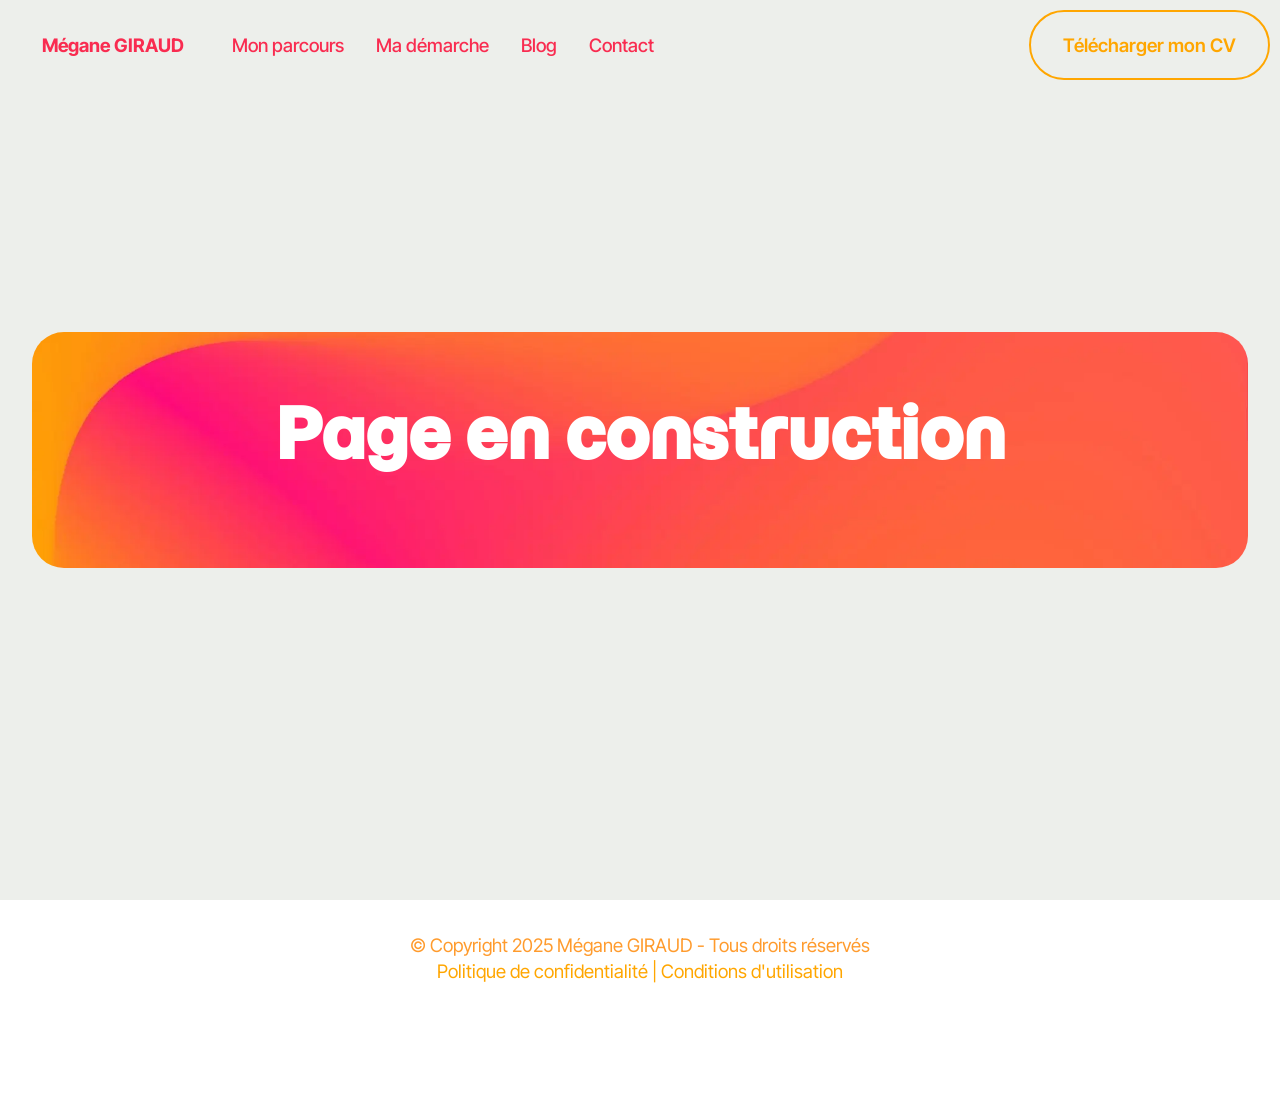
<file: page3.html>
<!DOCTYPE html>
<html  >
<head>
  <!-- Site made with Mobirise Website Builder v5.9.17, https://mobirise.com -->
  <meta charset="UTF-8">
  <meta http-equiv="X-UA-Compatible" content="IE=edge">
  <meta name="generator" content="Mobirise v5.9.17, mobirise.com">
  <meta name="viewport" content="width=device-width, initial-scale=1, minimum-scale=1">
  <link rel="shortcut icon" href="assets/images/novacosmic-logo-128x128-1.png" type="image/x-icon">
  <meta name="description" content="">
  
  
  <title>En cours</title>
  <link rel="stylesheet" href="assets/web/assets/mobirise-icons2/mobirise2.css">
  <link rel="stylesheet" href="assets/bootstrap/css/bootstrap.min.css">
  <link rel="stylesheet" href="assets/bootstrap/css/bootstrap-grid.min.css">
  <link rel="stylesheet" href="assets/bootstrap/css/bootstrap-reboot.min.css">
  <link rel="stylesheet" href="assets/web/assets/gdpr-plugin/gdpr-styles.css">
  <link rel="stylesheet" href="assets/animatecss/animate.css">
  <link rel="stylesheet" href="assets/dropdown/css/style.css">
  <link rel="stylesheet" href="assets/theme/css/style.css">
  <link rel="preload" href="https://fonts.googleapis.com/css?family=Momo+Trust+Display:400&display=swap" as="style" onload="this.onload=null;this.rel='stylesheet'">
  <noscript><link rel="stylesheet" href="https://fonts.googleapis.com/css?family=Momo+Trust+Display:400&display=swap"></noscript>
  <link rel="preload" href="https://fonts.googleapis.com/css?family=Inter+Tight:100,200,300,400,500,600,700,800,900,100i,200i,300i,400i,500i,600i,700i,800i,900i&display=swap" as="style" onload="this.onload=null;this.rel='stylesheet'">
  <noscript><link rel="stylesheet" href="https://fonts.googleapis.com/css?family=Inter+Tight:100,200,300,400,500,600,700,800,900,100i,200i,300i,400i,500i,600i,700i,800i,900i&display=swap"></noscript>
  <link rel="preload" as="style" href="assets/mobirise/css/mbr-additional.css?v=9wFhvw"><link rel="stylesheet" href="assets/mobirise/css/mbr-additional.css?v=9wFhvw" type="text/css">

  
  
  
</head>
<body>
  
  <section data-bs-version="5.1" class="menu menu6 cid-v8RflWAhes" once="menu" id="menu06-20">
	

	<nav class="navbar navbar-dropdown opacityScroll navbar-fixed-top navbar-expand-lg">
		<div class="container">
			<div class="navbar-brand">
				
				<span class="navbar-caption-wrap"><a class="navbar-caption text-secondary text-primary display-4" href="index.html">Mégane GIRAUD</a></span>
			</div>
			<button class="navbar-toggler" type="button" data-toggle="collapse" data-bs-toggle="collapse" data-target="#navbarSupportedContent" data-bs-target="#navbarSupportedContent" aria-controls="navbarNavAltMarkup" aria-expanded="false" aria-label="Toggle navigation">
				<div class="hamburger">
					<span></span>
					<span></span>
					<span></span>
					<span></span>
				</div>
			</button>
			<div class="collapse navbar-collapse opacityScroll" id="navbarSupportedContent">
				<ul class="navbar-nav nav-dropdown" data-app-modern-menu="true"><li class="nav-item"><a class="nav-link link text-secondary display-4" href="page2.html">Mon parcours</a></li>
					<li class="nav-item">
						<a class="nav-link link text-secondary display-4" href="page1.html" aria-expanded="false">Ma démarche</a>
					</li><li class="nav-item"><a class="nav-link link text-secondary display-4" href="page4.html">Blog</a></li>
					<li class="nav-item">
						<a class="nav-link link text-secondary display-4" href="index.html#form02-1c">Contact</a>
					</li></ul>
				
				<div class="navbar-buttons mbr-section-btn"><a class="btn btn-primary-outline display-4" href="assets/files/GIRAUD_MEGANE_CV-_.pdf" target="_blank">Télécharger mon CV</a></div>
			</div>
		</div>
	</nav>
</section>

<section data-bs-version="5.1" class="header15 cid-v92jIvCfl6 mbr-fullscreen" id="header15-22">
	

	
	
	<div class="container-fluid">
		<div class="row justify-content-center">
			<div class="card col-12 col-lg-12">
				<div class="card-wrapper wrap">
					<div class="card-box align-center">
						<h1 class="card-title mbr-fonts-style mb-4 display-1">
							<strong>Page en construction</strong></h1>
						
						
					</div>
				</div>
			</div>
		</div>
	</div>
</section>

<section data-bs-version="5.1" class="footer4 cid-v8Rfif6iIU" once="footers" id="footer04-21">

    

    

    <div class="container">
        <div class="media-container-row align-center mbr-white">
            <div class="col-12">
                <p class="mbr-text mb-0 mbr-fonts-style display-4">
                    © Copyright 2025 Mégane GIRAUD - Tous droits réservés<br><a href="page5.html" class="text-primary">Politique de confidentialité | Conditions d'utilisation</a><br></p>
            </div>
        </div>
    </div>
</section><section class="display-7" style="padding: 0;align-items: center;justify-content: center;flex-wrap: wrap;    align-content: center;display: flex;position: relative;height: 4rem;"><a href="https://mobiri.se/152356" style="flex: 1 1;height: 4rem;position: absolute;width: 100%;z-index: 1;"><img alt="" style="height: 4rem;" src="[data-uri]"></a><p style="margin: 0;text-align: center;" class="display-7">&#8204;</p><a style="z-index:1" href="https://mobirise.com/builder/ai-website-creator.html">AI Website Creator</a></section><script src="assets/bootstrap/js/bootstrap.bundle.min.js"></script>  <script src="assets/smoothscroll/smooth-scroll.js"></script>  <script src="assets/ytplayer/index.js"></script>  <script src="assets/dropdown/js/navbar-dropdown.js"></script>  <script src="assets/theme/js/script.js"></script>  
  
  
  <input name="animation" type="hidden">
  </body>
</html>
</file>
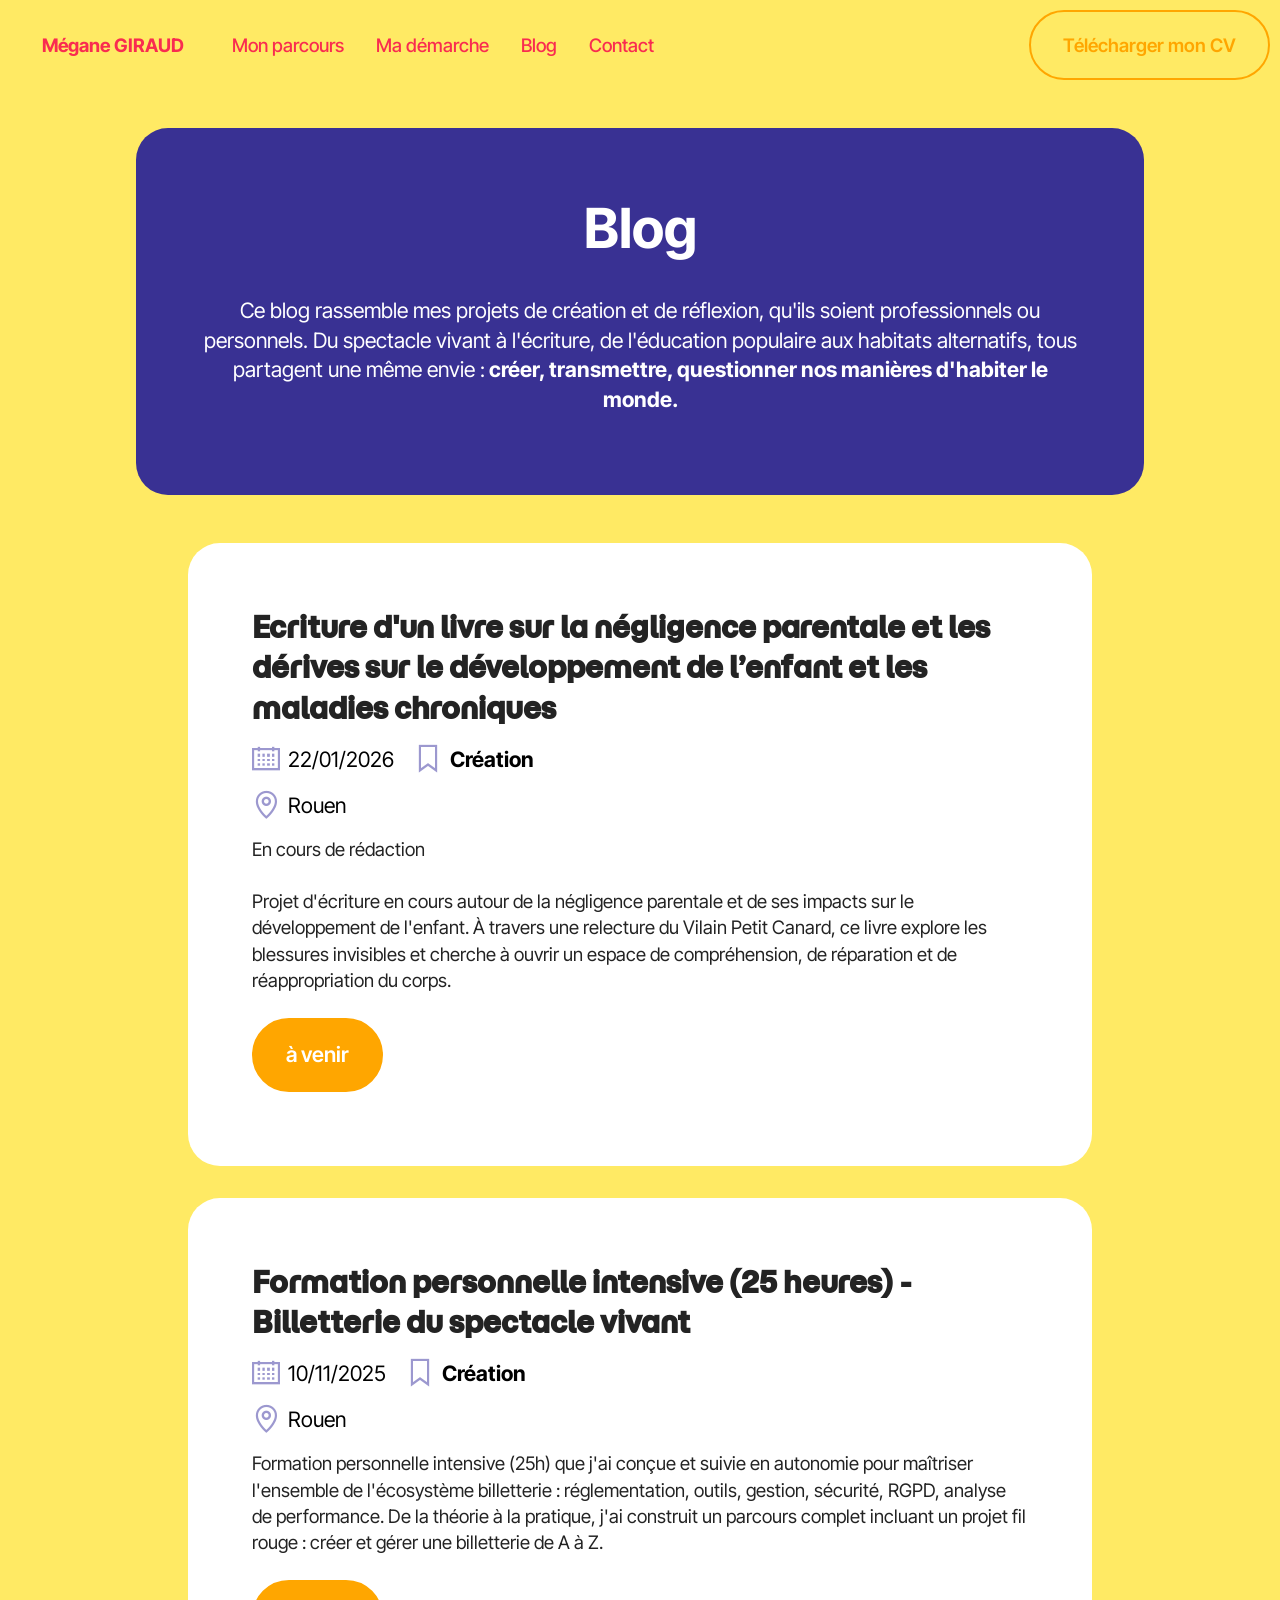
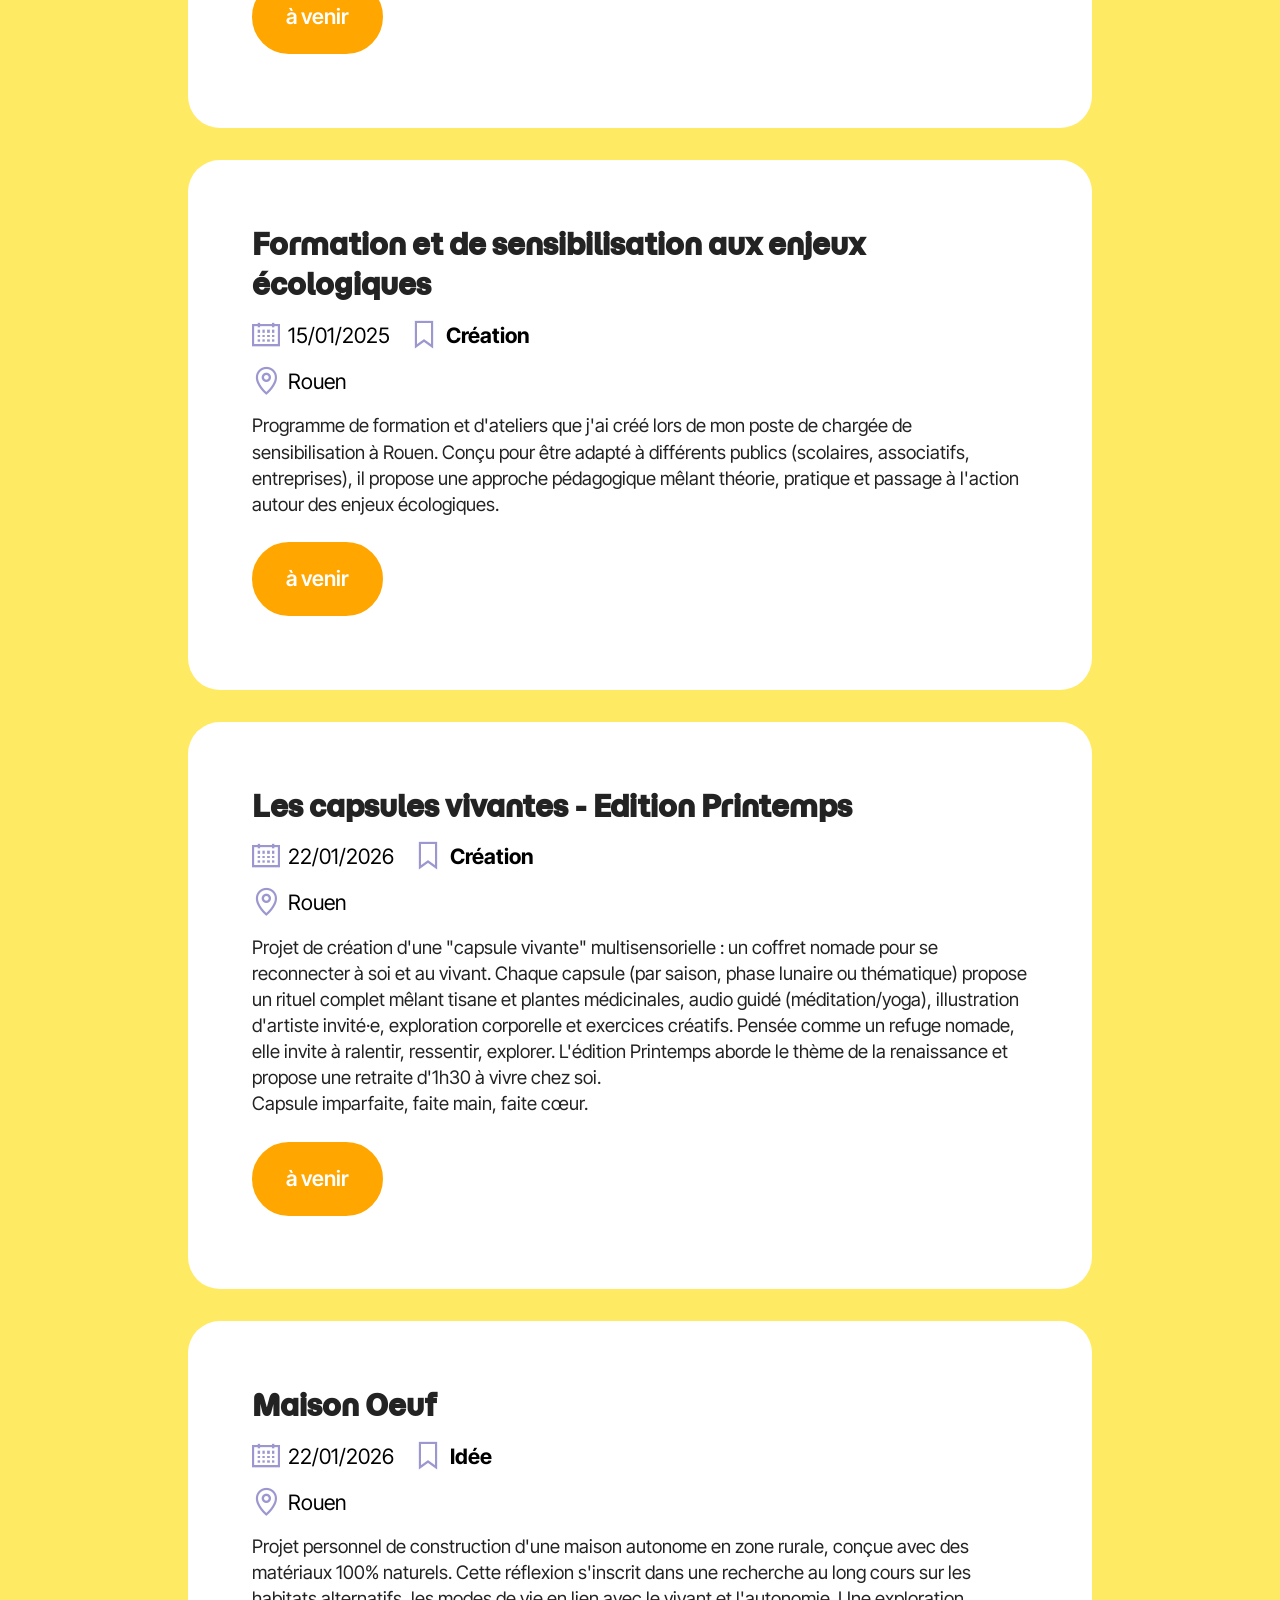
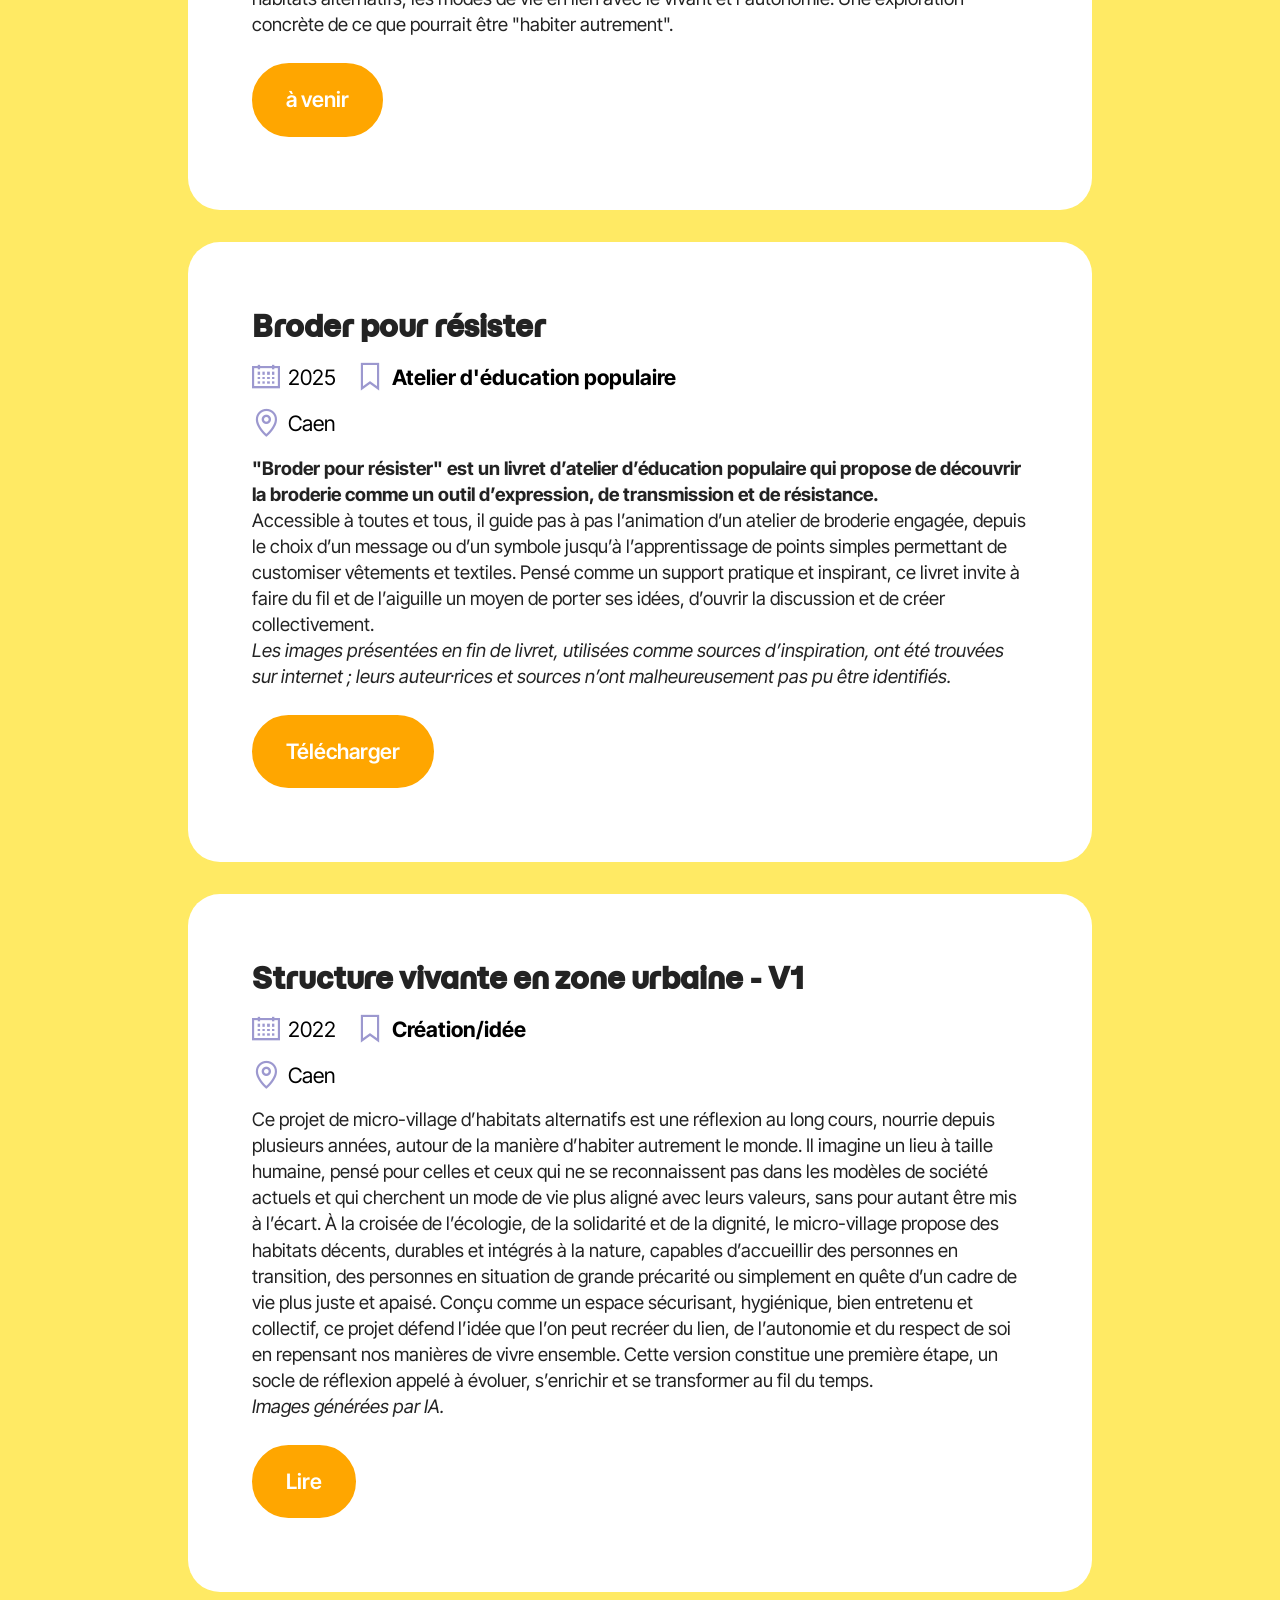
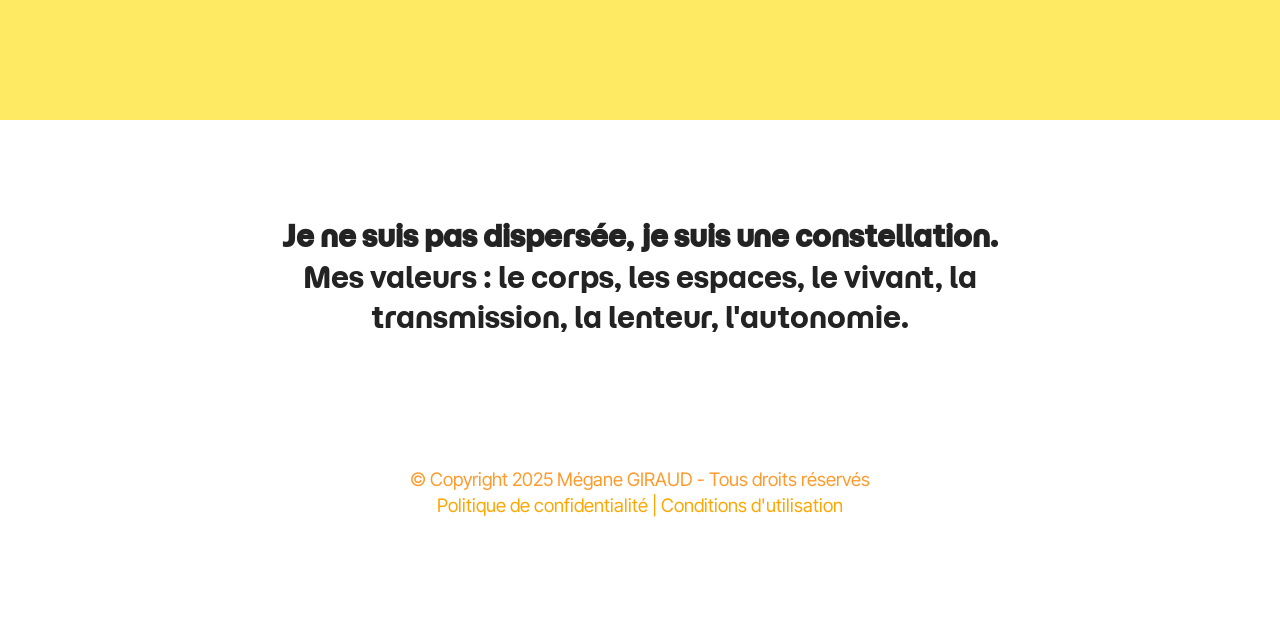
<file: page4.html>
<!DOCTYPE html>
<html  >
<head>
  <!-- Site made with Mobirise Website Builder v5.9.17, https://mobirise.com -->
  <meta charset="UTF-8">
  <meta http-equiv="X-UA-Compatible" content="IE=edge">
  <meta name="generator" content="Mobirise v5.9.17, mobirise.com">
  <meta name="viewport" content="width=device-width, initial-scale=1, minimum-scale=1">
  <link rel="shortcut icon" href="assets/images/novacosmic-logo-128x128-1.png" type="image/x-icon">
  <meta name="description" content="">
  
  
  <title>Blog</title>
  <link rel="stylesheet" href="assets/web/assets/mobirise-icons2/mobirise2.css">
  <link rel="stylesheet" href="assets/bootstrap/css/bootstrap.min.css">
  <link rel="stylesheet" href="assets/bootstrap/css/bootstrap-grid.min.css">
  <link rel="stylesheet" href="assets/bootstrap/css/bootstrap-reboot.min.css">
  <link rel="stylesheet" href="assets/web/assets/gdpr-plugin/gdpr-styles.css">
  <link rel="stylesheet" href="assets/animatecss/animate.css">
  <link rel="stylesheet" href="assets/dropdown/css/style.css">
  <link rel="stylesheet" href="assets/theme/css/style.css">
  <link rel="preload" href="https://fonts.googleapis.com/css?family=Momo+Trust+Display:400&display=swap" as="style" onload="this.onload=null;this.rel='stylesheet'">
  <noscript><link rel="stylesheet" href="https://fonts.googleapis.com/css?family=Momo+Trust+Display:400&display=swap"></noscript>
  <link rel="preload" href="https://fonts.googleapis.com/css?family=Inter+Tight:100,200,300,400,500,600,700,800,900,100i,200i,300i,400i,500i,600i,700i,800i,900i&display=swap" as="style" onload="this.onload=null;this.rel='stylesheet'">
  <noscript><link rel="stylesheet" href="https://fonts.googleapis.com/css?family=Inter+Tight:100,200,300,400,500,600,700,800,900,100i,200i,300i,400i,500i,600i,700i,800i,900i&display=swap"></noscript>
  <link rel="preload" as="style" href="assets/mobirise/css/mbr-additional.css?v=2quAKA"><link rel="stylesheet" href="assets/mobirise/css/mbr-additional.css?v=2quAKA" type="text/css">

  
  
  
</head>
<body>
  
  <section data-bs-version="5.1" class="menu menu6 cid-v8RflWAhes" once="menu" id="menu06-24">
	

	<nav class="navbar navbar-dropdown opacityScroll navbar-fixed-top navbar-expand-lg">
		<div class="container">
			<div class="navbar-brand">
				
				<span class="navbar-caption-wrap"><a class="navbar-caption text-secondary text-primary display-4" href="index.html">Mégane GIRAUD</a></span>
			</div>
			<button class="navbar-toggler" type="button" data-toggle="collapse" data-bs-toggle="collapse" data-target="#navbarSupportedContent" data-bs-target="#navbarSupportedContent" aria-controls="navbarNavAltMarkup" aria-expanded="false" aria-label="Toggle navigation">
				<div class="hamburger">
					<span></span>
					<span></span>
					<span></span>
					<span></span>
				</div>
			</button>
			<div class="collapse navbar-collapse opacityScroll" id="navbarSupportedContent">
				<ul class="navbar-nav nav-dropdown" data-app-modern-menu="true"><li class="nav-item"><a class="nav-link link text-secondary display-4" href="page2.html">Mon parcours</a></li>
					<li class="nav-item">
						<a class="nav-link link text-secondary display-4" href="page1.html" aria-expanded="false">Ma démarche</a>
					</li><li class="nav-item"><a class="nav-link link text-secondary display-4" href="page4.html">Blog</a></li>
					<li class="nav-item">
						<a class="nav-link link text-secondary display-4" href="index.html#form02-1c">Contact</a>
					</li></ul>
				
				<div class="navbar-buttons mbr-section-btn"><a class="btn btn-primary-outline display-4" href="assets/files/GIRAUD_MEGANE_CV-_.pdf" target="_blank">Télécharger mon CV</a></div>
			</div>
		</div>
	</nav>
</section>

<section data-bs-version="5.1" class="article13 cid-v940IEVxbf" id="article13-2b">
    
    
    
    <div class="container">
        <div class="row justify-content-center">
            <div class="card col-md-12 col-lg-10">
                <div class="card-wrapper">
                    <div class="card-box align-left">
                        <h4 class="card-title mbr-fonts-style display-2">
                            <strong>Blog</strong>
                        </h4>
                        <p class="mbr-text mbr-fonts-style mt-4 display-7">
                        Ce blog rassemble mes projets de création et de réflexion, qu'ils soient professionnels ou personnels. Du spectacle vivant à l'écriture, de l'éducation populaire aux habitats alternatifs, tous partagent une même envie :<strong> créer, transmettre, questionner nos manières d'habiter le monde.
                        </strong></p>
                        
                    </div>
                </div>
            </div>
        </div>
    </div>
</section>

<section data-bs-version="5.1" class="news09 startm5 cid-v92yqWgI2V" id="news09-28">
  
  <div class="container-fluid">
    
    <div class="row justify-content-center ">
      <div class="col-12 col-lg-9">
        <div class="item features-without-image col-12 active">
          <div class="item-wrapper">
            <h5 class="mbr-card-title mbr-fonts-style mt-0 mb-3 display-5"><strong>Ecriture d'un livre sur la négligence parentale  et les dérives sur le développement de l’enfant et les maladies chroniques</strong></h5>
            <div class="details">
              <div class="details-item display-7">
                <span class="mbr-iconfont mobi-mbri-calendar mobi-mbri details-icon"></span>
                <p class="mbr-tag mbr-fonts-style display-7">22/01/2026<br></p>
              </div>
              <div class="details-item display-7">
                <span class="mbr-iconfont details-icon mobi-mbri-bookmark mobi-mbri"></span>
                <p class="mbr-tag mbr-fonts-style display-7"><strong>Création</strong><br></p>
              </div>
            </div>
            <div class="details">
              <div class="details-item display-7">
                <span class="mbr-iconfont mobi-mbri-map-pin mobi-mbri details-icon"></span>
                <p class="mbr-tag mbr-fonts-style display-7">Rouen<br></p>
              </div>
            </div>
            
            <h6 class="mbr-card-subtitle mbr-fonts-style mt-0 mb-3 display-4">En cours de rédaction<br><br>Projet d'écriture en cours autour de la négligence parentale et de ses impacts sur le développement de l'enfant. À travers une relecture du Vilain Petit Canard, ce livre explore les blessures invisibles et cherche à ouvrir un espace de compréhension, de réparation et de réappropriation du corps.</h6>
            <div class="mbr-section-btn"><a class="btn btn-primary display-7" href="page4.html" target="_blank">à venir</a></div>
          </div>
        </div><div class="item features-without-image col-12">
          <div class="item-wrapper">
            <h5 class="mbr-card-title mbr-fonts-style mt-0 mb-3 display-5"><strong>Formation personnelle intensive (25 heures) - Billetterie du spectacle vivant</strong></h5>
            <div class="details">
              <div class="details-item display-7">
                <span class="mbr-iconfont mobi-mbri-calendar mobi-mbri details-icon"></span>
                <p class="mbr-tag mbr-fonts-style display-7">10/11/2025<br></p>
              </div>
              <div class="details-item display-7">
                <span class="mbr-iconfont details-icon mobi-mbri-bookmark mobi-mbri"></span>
                <p class="mbr-tag mbr-fonts-style display-7"><strong>Création</strong><br></p>
              </div>
            </div>
            <div class="details">
              <div class="details-item display-7">
                <span class="mbr-iconfont mobi-mbri-map-pin mobi-mbri details-icon"></span>
                <p class="mbr-tag mbr-fonts-style display-7">Rouen<br></p>
              </div>
            </div>
            
            <h6 class="mbr-card-subtitle mbr-fonts-style mt-0 mb-3 display-4">Formation personnelle intensive (25h) que j'ai conçue et suivie en autonomie pour maîtriser l'ensemble de l'écosystème billetterie : réglementation, outils, gestion, sécurité, RGPD, analyse de performance. De la théorie à la pratique, j'ai construit un parcours complet incluant un projet fil rouge : créer et gérer une billetterie de A à Z.</h6>
            <div class="mbr-section-btn"><a class="btn btn-primary display-7" href="https://www.notion.so/Formation-personnelle-intensive-25-heures-Billetterie-du-spectacle-vivant-1a7a6da266b9800fabf1f1dbcef6f2e4?source=copy_link" target="_blank">à venir</a></div>
          </div>
        </div><div class="item features-without-image col-12">
          <div class="item-wrapper">
            <h5 class="mbr-card-title mbr-fonts-style mt-0 mb-3 display-5"><strong>Formation et de sensibilisation aux enjeux écologiques&nbsp;</strong></h5>
            <div class="details">
              <div class="details-item display-7">
                <span class="mbr-iconfont mobi-mbri-calendar mobi-mbri details-icon"></span>
                <p class="mbr-tag mbr-fonts-style display-7">15/01/2025<br></p>
              </div>
              <div class="details-item display-7">
                <span class="mbr-iconfont details-icon mobi-mbri-bookmark mobi-mbri"></span>
                <p class="mbr-tag mbr-fonts-style display-7"><strong>Création</strong><br></p>
              </div>
            </div>
            <div class="details">
              <div class="details-item display-7">
                <span class="mbr-iconfont mobi-mbri-map-pin mobi-mbri details-icon"></span>
                <p class="mbr-tag mbr-fonts-style display-7">Rouen<br></p>
              </div>
            </div>
            
            <h6 class="mbr-card-subtitle mbr-fonts-style mt-0 mb-3 display-4">Programme de formation et d'ateliers que j'ai créé lors de mon poste de chargée de sensibilisation à Rouen. Conçu pour être adapté à différents publics (scolaires, associatifs, entreprises), il propose une approche pédagogique mêlant théorie, pratique et passage à l'action autour des enjeux écologiques.</h6>
            <div class="mbr-section-btn"><a class="btn btn-primary display-7" href="https://www.notion.so/Programme-renaissance-1c3a6da266b98064a5bdfe7a197ac59b?source=copy_link" target="_blank">à venir</a></div>
          </div>
        </div><div class="item features-without-image col-12">
          <div class="item-wrapper">
            <h5 class="mbr-card-title mbr-fonts-style mt-0 mb-3 display-5"><strong>Les capsules vivantes - Edition Printemps</strong></h5>
            <div class="details">
              <div class="details-item display-7">
                <span class="mbr-iconfont mobi-mbri-calendar mobi-mbri details-icon"></span>
                <p class="mbr-tag mbr-fonts-style display-7">22/01/2026<br></p>
              </div>
              <div class="details-item display-7">
                <span class="mbr-iconfont details-icon mobi-mbri-bookmark mobi-mbri"></span>
                <p class="mbr-tag mbr-fonts-style display-7"><strong>Création</strong><br></p>
              </div>
            </div>
            <div class="details">
              <div class="details-item display-7">
                <span class="mbr-iconfont mobi-mbri-map-pin mobi-mbri details-icon"></span>
                <p class="mbr-tag mbr-fonts-style display-7">Rouen<br></p>
              </div>
            </div>
            
            <h6 class="mbr-card-subtitle mbr-fonts-style mt-0 mb-3 display-4">Projet de création d'une "capsule vivante" multisensorielle : un coffret nomade pour se reconnecter à soi et au vivant. Chaque capsule (par saison, phase lunaire ou thématique) propose un rituel complet mêlant tisane et plantes médicinales, audio guidé (méditation/yoga), illustration d'artiste invité·e, exploration corporelle et exercices créatifs. Pensée comme un refuge nomade, elle invite à ralentir, ressentir, explorer. L'édition Printemps aborde le thème de la renaissance et propose une retraite d'1h30 à vivre chez soi.<div>Capsule imparfaite, faite main, faite cœur.</div></h6>
            <div class="mbr-section-btn"><a class="btn btn-primary display-7" href="page4.html" target="_blank">à venir</a></div>
          </div>
        </div><div class="item features-without-image col-12">
          <div class="item-wrapper">
            <h5 class="mbr-card-title mbr-fonts-style mt-0 mb-3 display-5"><strong>Maison Oeuf&nbsp;</strong></h5>
            <div class="details">
              <div class="details-item display-7">
                <span class="mbr-iconfont mobi-mbri-calendar mobi-mbri details-icon"></span>
                <p class="mbr-tag mbr-fonts-style display-7">22/01/2026<br></p>
              </div>
              <div class="details-item display-7">
                <span class="mbr-iconfont details-icon mobi-mbri-bookmark mobi-mbri"></span>
                <p class="mbr-tag mbr-fonts-style display-7"><strong>Idée</strong></p>
              </div>
            </div>
            <div class="details">
              <div class="details-item display-7">
                <span class="mbr-iconfont mobi-mbri-map-pin mobi-mbri details-icon"></span>
                <p class="mbr-tag mbr-fonts-style display-7">Rouen<br></p>
              </div>
            </div>
            
            <h6 class="mbr-card-subtitle mbr-fonts-style mt-0 mb-3 display-4">Projet personnel de construction d'une maison autonome en zone rurale, conçue avec des matériaux 100% naturels. Cette réflexion s'inscrit dans une recherche au long cours sur les habitats alternatifs, les modes de vie en lien avec le vivant et l'autonomie. Une exploration concrète de ce que pourrait être "habiter autrement".</h6>
            <div class="mbr-section-btn"><a class="btn btn-primary display-7" href="page4.html" target="_blank">à venir</a></div>
          </div>
        </div><div class="item features-without-image col-12">
          <div class="item-wrapper">
            <h5 class="mbr-card-title mbr-fonts-style mt-0 mb-3 display-5"><strong>Broder pour résister</strong></h5>
            <div class="details">
              <div class="details-item display-7">
                <span class="mbr-iconfont mobi-mbri-calendar mobi-mbri details-icon"></span>
                <p class="mbr-tag mbr-fonts-style display-7">2025<br></p>
              </div>
              <div class="details-item display-7">
                <span class="mbr-iconfont details-icon mobi-mbri-bookmark mobi-mbri"></span>
                <p class="mbr-tag mbr-fonts-style display-7"><strong>Atelier d'éducation populaire</strong><br></p>
              </div>
            </div>
            <div class="details">
              <div class="details-item display-7">
                <span class="mbr-iconfont mobi-mbri-map-pin mobi-mbri details-icon"></span>
                <p class="mbr-tag mbr-fonts-style display-7">Caen<br></p>
              </div>
            </div>
            
            <h6 class="mbr-card-subtitle mbr-fonts-style mt-0 mb-3 display-4"><strong>"Broder pour résister" est un livret d’atelier d’éducation populaire qui propose de découvrir la broderie comme un outil d’expression, de transmission et de résistance.</strong><br> Accessible à toutes et tous, il guide pas à pas l’animation d’un atelier de broderie engagée, depuis le choix d’un message ou d’un symbole jusqu’à l’apprentissage de points simples permettant de customiser vêtements et textiles. Pensé comme un support pratique et inspirant, ce livret invite à faire du fil et de l’aiguille un moyen de porter ses idées, d’ouvrir la discussion et de créer collectivement. <br><em>Les images présentées en fin de livret, utilisées comme sources d’inspiration, ont été trouvées sur internet ; leurs auteur·rices et sources n’ont malheureusement pas pu être identifiés.</em></h6>
            <div class="mbr-section-btn"><a class="btn btn-primary display-7" href="assets/files/livret-Broderpourrsister.pdf" target="_blank">Télécharger</a></div>
          </div>
        </div><div class="item features-without-image col-12">
          <div class="item-wrapper">
            <h5 class="mbr-card-title mbr-fonts-style mt-0 mb-3 display-5"><strong>Structure vivante en zone urbaine - V1</strong></h5>
            <div class="details">
              <div class="details-item display-7">
                <span class="mbr-iconfont mobi-mbri-calendar mobi-mbri details-icon"></span>
                <p class="mbr-tag mbr-fonts-style display-7">2022<br></p>
              </div>
              <div class="details-item display-7">
                <span class="mbr-iconfont details-icon mobi-mbri-bookmark mobi-mbri"></span>
                <p class="mbr-tag mbr-fonts-style display-7"><strong>Création/idée</strong><br></p>
              </div>
            </div>
            <div class="details">
              <div class="details-item display-7">
                <span class="mbr-iconfont mobi-mbri-map-pin mobi-mbri details-icon"></span>
                <p class="mbr-tag mbr-fonts-style display-7">Caen<br></p>
              </div>
            </div>
            
            <h6 class="mbr-card-subtitle mbr-fonts-style mt-0 mb-3 display-4">Ce projet de micro-village d’habitats alternatifs est une réflexion au long cours, nourrie depuis plusieurs années, autour de la manière d’habiter autrement le monde. Il imagine un lieu à taille humaine, pensé pour celles et ceux qui ne se reconnaissent pas dans les modèles de société actuels et qui cherchent un mode de vie plus aligné avec leurs valeurs, sans pour autant être mis à l’écart. À la croisée de l’écologie, de la solidarité et de la dignité, le micro-village propose des habitats décents, durables et intégrés à la nature, capables d’accueillir des personnes en transition, des personnes en situation de grande précarité ou simplement en quête d’un cadre de vie plus juste et apaisé. Conçu comme un espace sécurisant, hygiénique, bien entretenu et collectif, ce projet défend l’idée que l’on peut recréer du lien, de l’autonomie et du respect de soi en repensant nos manières de vivre ensemble. Cette version constitue une première étape, un socle de réflexion appelé à évoluer, s’enrichir et se transformer au fil du temps.<br><em>Images générées par IA.</em></h6>
            <div class="mbr-section-btn"><a class="btn btn-primary display-7" href="assets/files/Micro-Village.pdf" target="_blank">Lire</a></div>
          </div>
        </div>
        

      </div>
    </div>
  </div>
</section>

<section data-bs-version="5.1" class="people07 cid-v943RoyPIq" id="people07-2c">
    
    <div class="container">
        <div class="row justify-content-center">
            <div class="col-md-12 col-lg-8">
                <p class="card-text mbr-fonts-style display-5"><strong>Je ne suis pas dispersée, je suis une constellation.<br></strong>Mes valeurs : le corps, les espaces, le vivant, la transmission, la lenteur, l'autonomie.</p>
                
                
            </div>
        </div>
    </div>
</section>

<section data-bs-version="5.1" class="footer4 cid-v8Rfif6iIU" once="footers" id="footer04-25">

    

    

    <div class="container">
        <div class="media-container-row align-center mbr-white">
            <div class="col-12">
                <p class="mbr-text mb-0 mbr-fonts-style display-4">
                    © Copyright 2025 Mégane GIRAUD - Tous droits réservés<br><a href="page5.html" class="text-primary">Politique de confidentialité | Conditions d'utilisation</a><br></p>
            </div>
        </div>
    </div>
</section><section class="display-7" style="padding: 0;align-items: center;justify-content: center;flex-wrap: wrap;    align-content: center;display: flex;position: relative;height: 4rem;"><a href="https://mobiri.se/152356" style="flex: 1 1;height: 4rem;position: absolute;width: 100%;z-index: 1;"><img alt="" style="height: 4rem;" src="[data-uri]"></a><p style="margin: 0;text-align: center;" class="display-7">&#8204;</p><a style="z-index:1" href="https://mobirise.com">Mobirise </a></section><script src="assets/bootstrap/js/bootstrap.bundle.min.js"></script>  <script src="assets/smoothscroll/smooth-scroll.js"></script>  <script src="assets/ytplayer/index.js"></script>  <script src="assets/dropdown/js/navbar-dropdown.js"></script>  <script src="assets/theme/js/script.js"></script>  
  
  
  <input name="animation" type="hidden">
  </body>
</html>
</file>
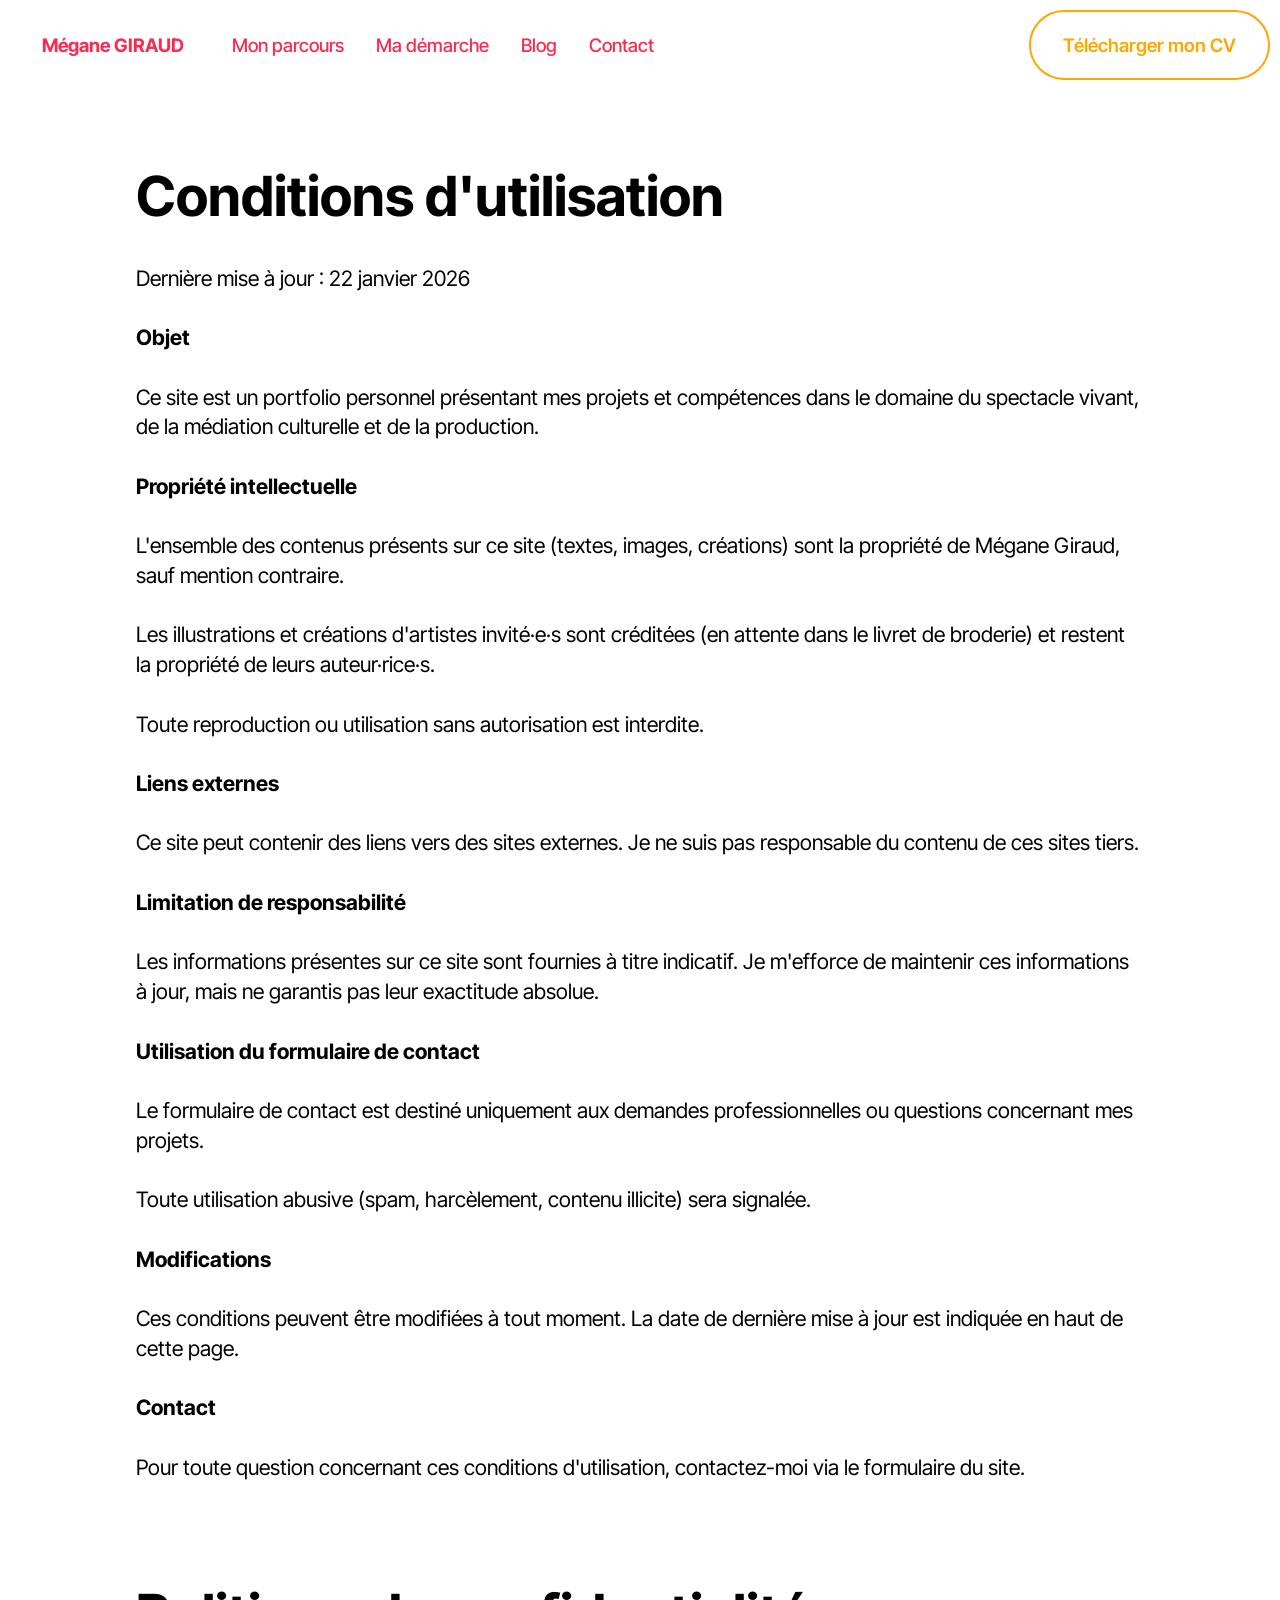
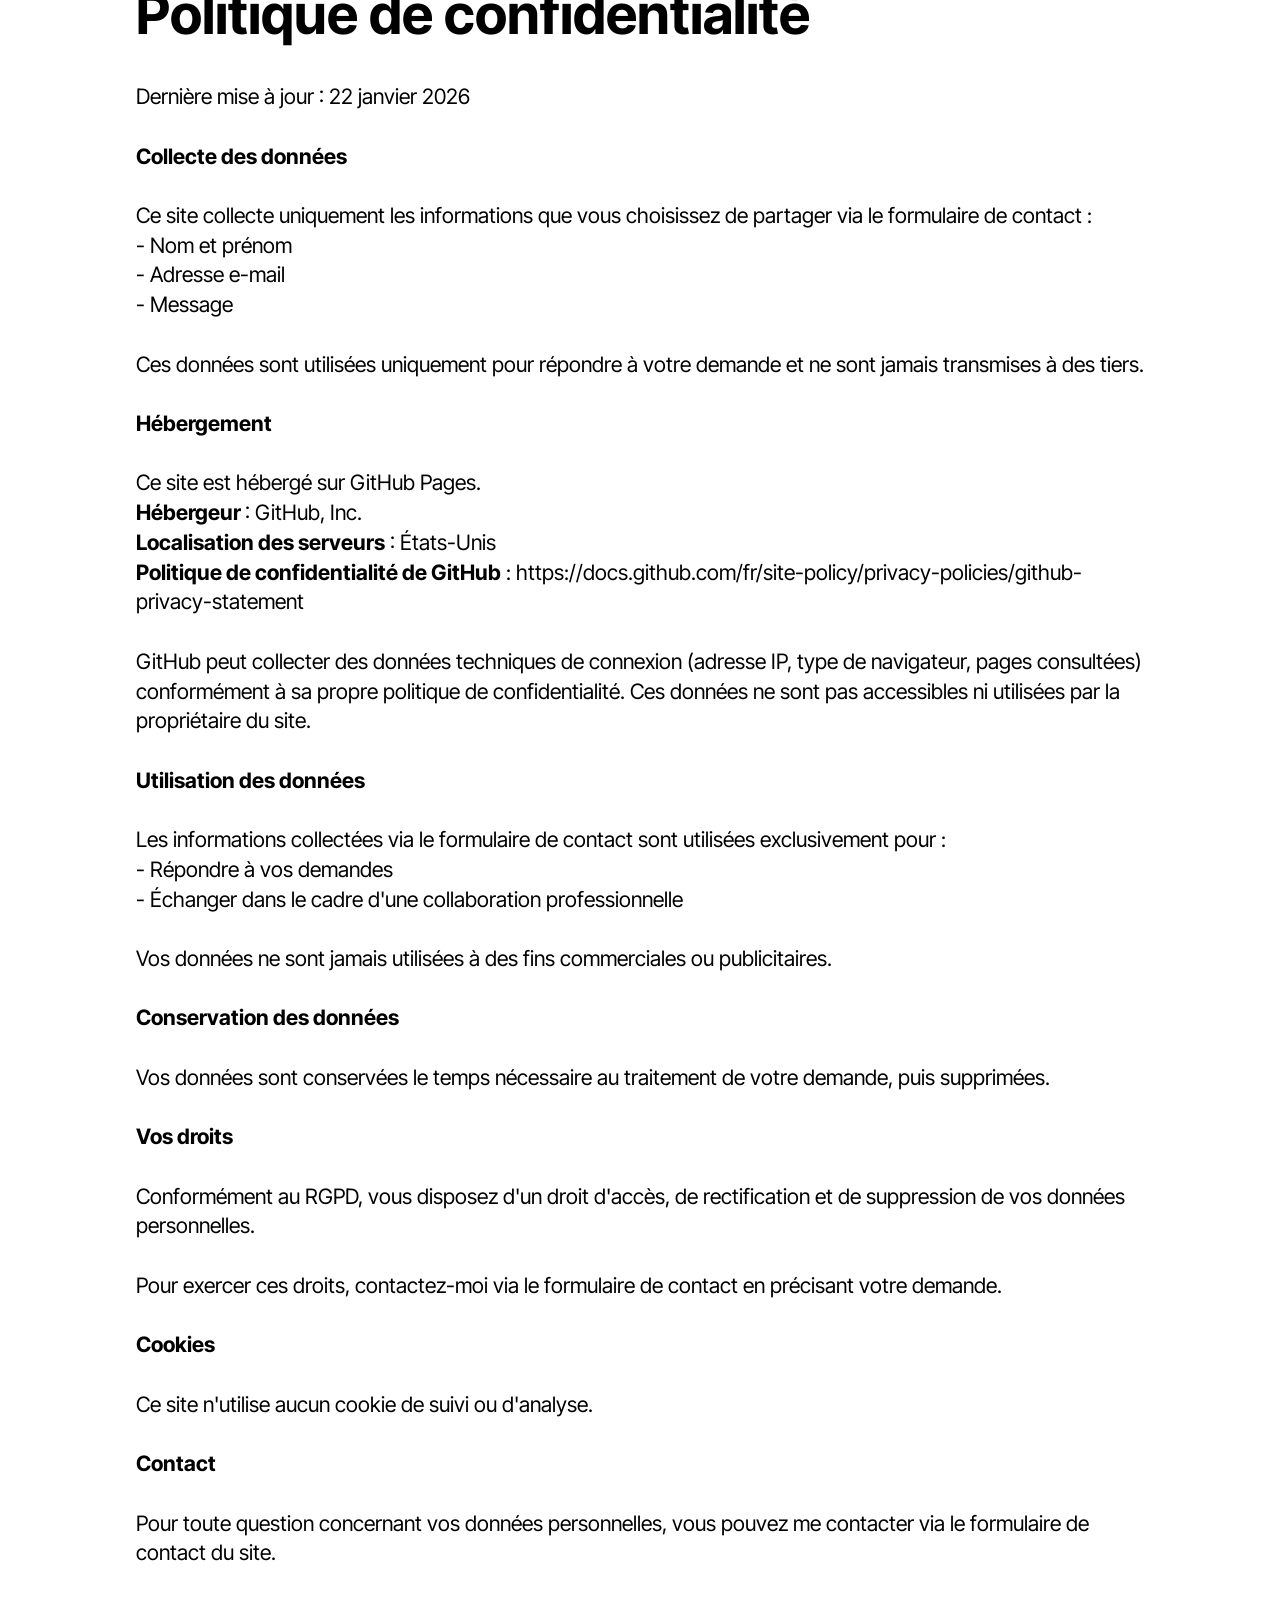
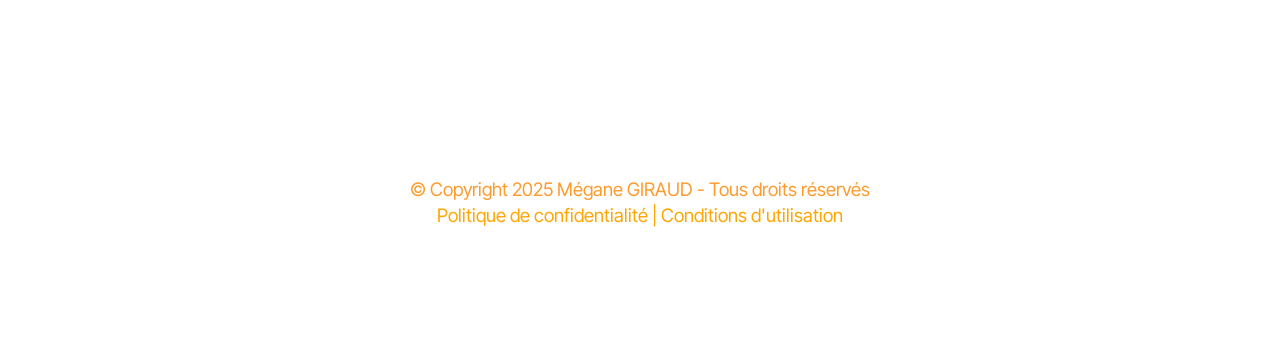
<file: page5.html>
<!DOCTYPE html>
<html  >
<head>
  <!-- Site made with Mobirise Website Builder v5.9.17, https://mobirise.com -->
  <meta charset="UTF-8">
  <meta http-equiv="X-UA-Compatible" content="IE=edge">
  <meta name="generator" content="Mobirise v5.9.17, mobirise.com">
  <meta name="viewport" content="width=device-width, initial-scale=1, minimum-scale=1">
  <link rel="shortcut icon" href="assets/images/novacosmic-logo-128x128-1.png" type="image/x-icon">
  <meta name="description" content="Conditions d'utilisation et Politique de confidentialité">
  
  
  <title>RGPD</title>
  <link rel="stylesheet" href="assets/web/assets/mobirise-icons2/mobirise2.css">
  <link rel="stylesheet" href="assets/bootstrap/css/bootstrap.min.css">
  <link rel="stylesheet" href="assets/bootstrap/css/bootstrap-grid.min.css">
  <link rel="stylesheet" href="assets/bootstrap/css/bootstrap-reboot.min.css">
  <link rel="stylesheet" href="assets/web/assets/gdpr-plugin/gdpr-styles.css">
  <link rel="stylesheet" href="assets/animatecss/animate.css">
  <link rel="stylesheet" href="assets/dropdown/css/style.css">
  <link rel="stylesheet" href="assets/theme/css/style.css">
  <link rel="preload" href="https://fonts.googleapis.com/css?family=Momo+Trust+Display:400&display=swap" as="style" onload="this.onload=null;this.rel='stylesheet'">
  <noscript><link rel="stylesheet" href="https://fonts.googleapis.com/css?family=Momo+Trust+Display:400&display=swap"></noscript>
  <link rel="preload" href="https://fonts.googleapis.com/css?family=Inter+Tight:100,200,300,400,500,600,700,800,900,100i,200i,300i,400i,500i,600i,700i,800i,900i&display=swap" as="style" onload="this.onload=null;this.rel='stylesheet'">
  <noscript><link rel="stylesheet" href="https://fonts.googleapis.com/css?family=Inter+Tight:100,200,300,400,500,600,700,800,900,100i,200i,300i,400i,500i,600i,700i,800i,900i&display=swap"></noscript>
  <link rel="preload" as="style" href="assets/mobirise/css/mbr-additional.css?v=EkzsNj"><link rel="stylesheet" href="assets/mobirise/css/mbr-additional.css?v=EkzsNj" type="text/css">

  
  
  
</head>
<body>
  
  <section data-bs-version="5.1" class="menu menu6 cid-v8RflWAhes" once="menu" id="menu06-2d">
	

	<nav class="navbar navbar-dropdown opacityScroll navbar-fixed-top navbar-expand-lg">
		<div class="container">
			<div class="navbar-brand">
				
				<span class="navbar-caption-wrap"><a class="navbar-caption text-secondary text-primary display-4" href="index.html">Mégane GIRAUD</a></span>
			</div>
			<button class="navbar-toggler" type="button" data-toggle="collapse" data-bs-toggle="collapse" data-target="#navbarSupportedContent" data-bs-target="#navbarSupportedContent" aria-controls="navbarNavAltMarkup" aria-expanded="false" aria-label="Toggle navigation">
				<div class="hamburger">
					<span></span>
					<span></span>
					<span></span>
					<span></span>
				</div>
			</button>
			<div class="collapse navbar-collapse opacityScroll" id="navbarSupportedContent">
				<ul class="navbar-nav nav-dropdown" data-app-modern-menu="true"><li class="nav-item"><a class="nav-link link text-secondary display-4" href="page2.html">Mon parcours</a></li>
					<li class="nav-item">
						<a class="nav-link link text-secondary display-4" href="page1.html" aria-expanded="false">Ma démarche</a>
					</li><li class="nav-item"><a class="nav-link link text-secondary display-4" href="page4.html">Blog</a></li>
					<li class="nav-item">
						<a class="nav-link link text-secondary display-4" href="index.html#form02-1c">Contact</a>
					</li></ul>
				
				<div class="navbar-buttons mbr-section-btn"><a class="btn btn-primary-outline display-4" href="assets/files/GIRAUD_MEGANE_CV-_.pdf" target="_blank">Télécharger mon CV</a></div>
			</div>
		</div>
	</nav>
</section>

<section data-bs-version="5.1" class="article12 cid-v947On1ijD" id="article12-2h">    
    
    <div class="container">
        <div class="row justify-content-center">
            <div class="col-md-12 col-lg-10">
                <h3 class="mbr-section-title mbr-fonts-style mb-4 mt-0 display-2"><strong>Conditions d'utilisation</strong></h3>
                
                <p class="mbr-text mbr-fonts-style display-7">Dernière mise à jour : 22 janvier 2026
<br>
<br><strong>Objet
</strong><br>
<br>Ce site est un portfolio personnel présentant mes projets et compétences dans le domaine du spectacle vivant, de la médiation culturelle et de la production.
<br>
<br><strong>Propriété intellectuelle
<br></strong>
<br>L'ensemble des contenus présents sur ce site (textes, images, créations) sont la propriété de Mégane Giraud, sauf mention contraire.
<br>
<br>Les illustrations et créations d'artistes invité·e·s sont créditées (en attente dans le livret de broderie) et restent la propriété de leurs auteur·rice·s.
<br>
<br>Toute reproduction ou utilisation sans autorisation est interdite.
<br>
<br><strong>Liens externes
<br></strong>
<br>Ce site peut contenir des liens vers des sites externes. Je ne suis pas responsable du contenu de ces sites tiers.
<br>
<br><strong>Limitation de responsabilité
<br></strong>
<br>Les informations présentes sur ce site sont fournies à titre indicatif. Je m'efforce de maintenir ces informations à jour, mais ne garantis pas leur exactitude absolue.
<br>
<br><strong>Utilisation du formulaire de contact
<br></strong>
<br>Le formulaire de contact est destiné uniquement aux demandes professionnelles ou questions concernant mes projets.
<br>
<br>Toute utilisation abusive (spam, harcèlement, contenu illicite) sera signalée.
<br>
<br><strong>Modifications
<br></strong>
<br>Ces conditions peuvent être modifiées à tout moment. La date de dernière mise à jour est indiquée en haut de cette page.
<br>
<br><strong>Contact
</strong><br>
<br>Pour toute question concernant ces conditions d'utilisation, contactez-moi via le formulaire du site.</p>
            </div>
        </div>
    </div>
</section>

<section data-bs-version="5.1" class="article12 cid-v946Lt1061" id="article12-2g">    
    
    <div class="container">
        <div class="row justify-content-center">
            <div class="col-md-12 col-lg-10">
                <h3 class="mbr-section-title mbr-fonts-style mb-4 mt-0 display-2"><strong>Politique de confidentialité</strong></h3>
                
                <p class="mbr-text mbr-fonts-style display-7">Dernière mise à jour : 22 janvier 2026
<br>
<br><strong>Collecte des données
<br></strong>
<br>Ce site collecte uniquement les informations que vous choisissez de partager via le formulaire de contact :
<br>- Nom et prénom
<br>- Adresse e-mail
<br>- Message
<br>
<br>Ces données sont utilisées uniquement pour répondre à votre demande et ne sont jamais transmises à des tiers.<br><br><strong>Hébergement
</strong><br>
<br>Ce site est hébergé sur GitHub Pages.<br><strong>Hébergeur </strong>: GitHub, Inc.  
<br><strong>Localisation des serveurs</strong> : États-Unis  
<br><strong>Politique de confidentialité de GitHub</strong> : https://docs.github.com/fr/site-policy/privacy-policies/github-privacy-statement
<br>
<br>GitHub peut collecter des données techniques de connexion (adresse IP, type de navigateur, pages consultées) conformément à sa propre politique de confidentialité. Ces données ne sont pas accessibles ni utilisées par la propriétaire du site.<br>
<br><strong>Utilisation des données
<br></strong>
<br>Les informations collectées via le formulaire de contact sont utilisées exclusivement pour :
<br>- Répondre à vos demandes
<br>- Échanger dans le cadre d'une collaboration professionnelle
<br>
<br>Vos données ne sont jamais utilisées à des fins commerciales ou publicitaires.
<br>
<br><strong>Conservation des données
<br></strong>
<br>Vos données sont conservées le temps nécessaire au traitement de votre demande, puis supprimées.
<br>
<br><strong>Vos droits
<br></strong>
<br>Conformément au RGPD, vous disposez d'un droit d'accès, de rectification et de suppression de vos données personnelles.
<br>
<br>Pour exercer ces droits, contactez-moi via le formulaire de contact en précisant votre demande.
<br>
<br><strong>Cookies
</strong><br>
<br>Ce site n'utilise aucun cookie de suivi ou d'analyse.
<br>
<br><strong>Contact
</strong><br>
<br>Pour toute question concernant vos données personnelles, vous pouvez me contacter via le formulaire de contact du site.</p>
            </div>
        </div>
    </div>
</section>

<section data-bs-version="5.1" class="footer4 cid-v8Rfif6iIU" once="footers" id="footer04-2e">

    

    

    <div class="container">
        <div class="media-container-row align-center mbr-white">
            <div class="col-12">
                <p class="mbr-text mb-0 mbr-fonts-style display-4">
                    © Copyright 2025 Mégane GIRAUD - Tous droits réservés<br><a href="page5.html" class="text-primary">Politique de confidentialité | Conditions d'utilisation</a><br></p>
            </div>
        </div>
    </div>
</section><section class="display-7" style="padding: 0;align-items: center;justify-content: center;flex-wrap: wrap;    align-content: center;display: flex;position: relative;height: 4rem;"><a href="https://mobiri.se/152356" style="flex: 1 1;height: 4rem;position: absolute;width: 100%;z-index: 1;"><img alt="" style="height: 4rem;" src="[data-uri]"></a><p style="margin: 0;text-align: center;" class="display-7">&#8204;</p><a style="z-index:1" href="https://mobirise.com">Mobirise.com </a></section><script src="assets/bootstrap/js/bootstrap.bundle.min.js"></script>  <script src="assets/smoothscroll/smooth-scroll.js"></script>  <script src="assets/ytplayer/index.js"></script>  <script src="assets/dropdown/js/navbar-dropdown.js"></script>  <script src="assets/theme/js/script.js"></script>  
  
  
  <input name="animation" type="hidden">
  </body>
</html>
</file>
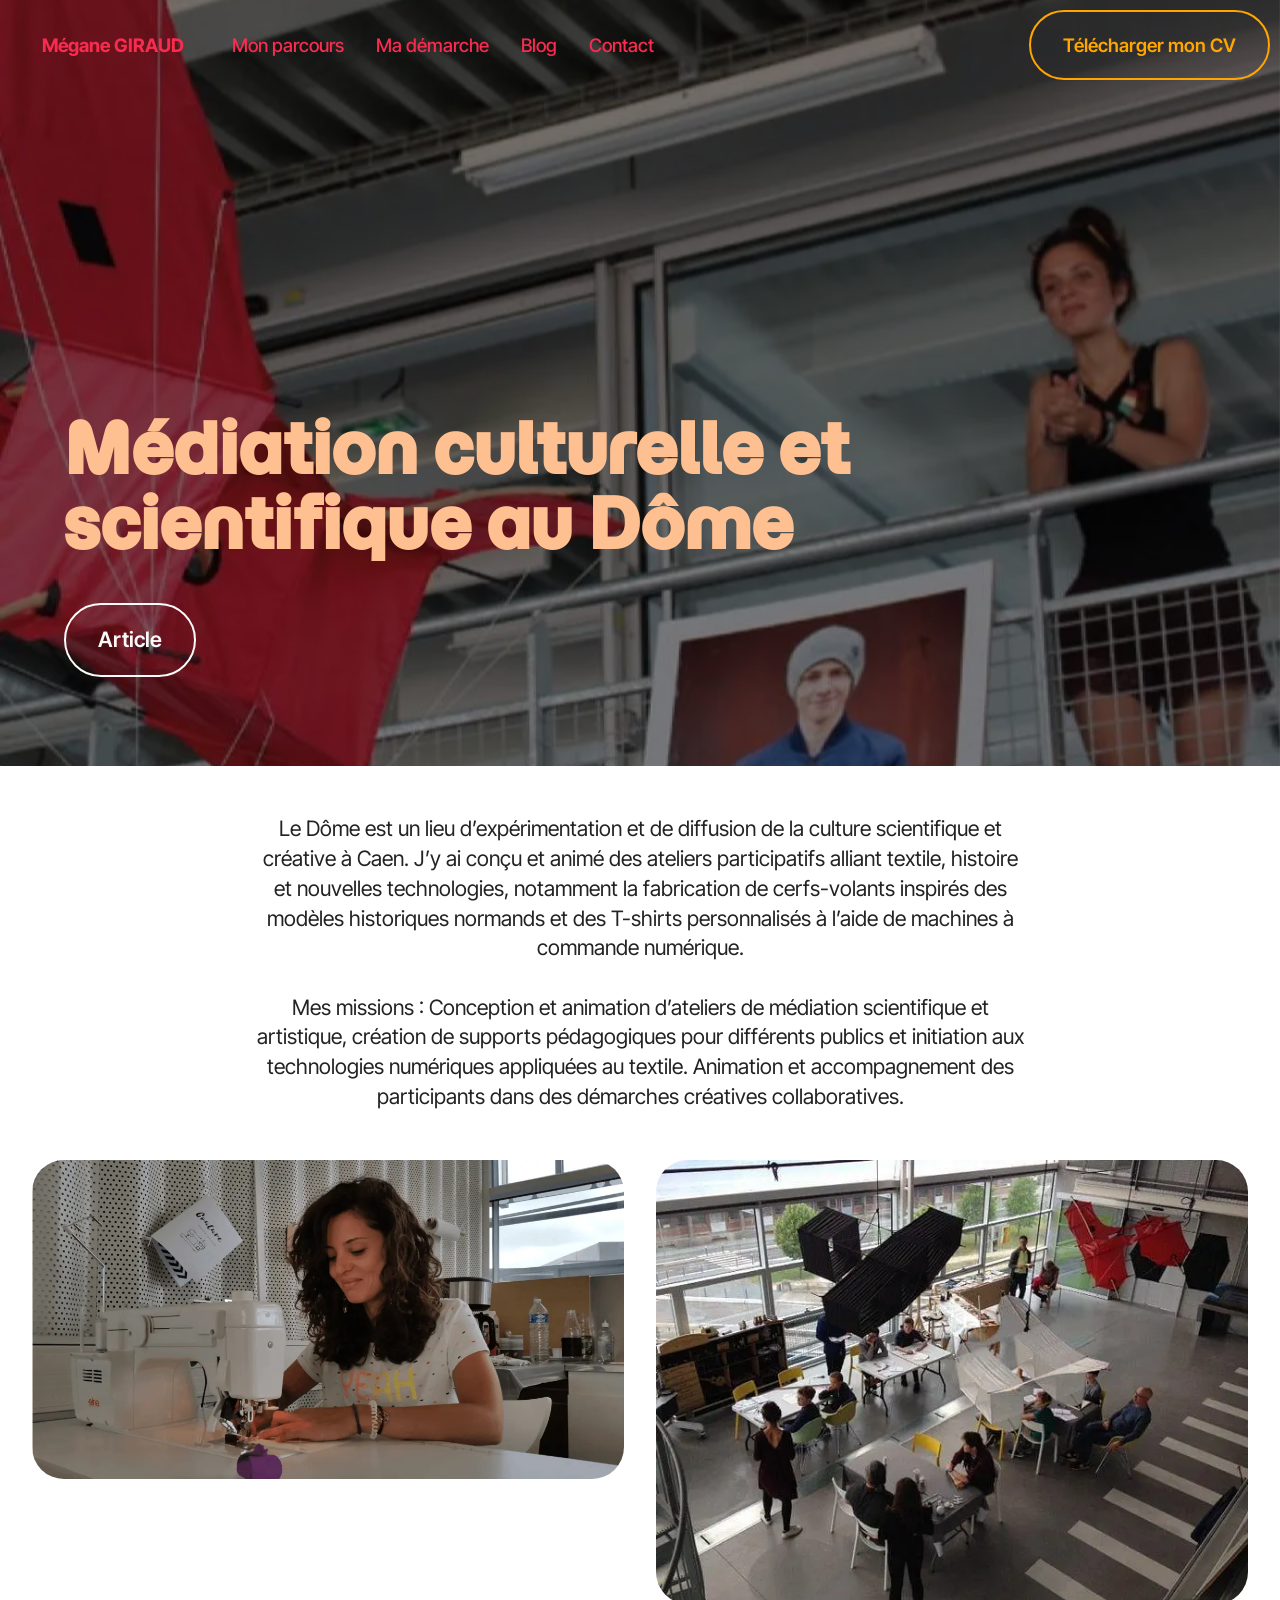
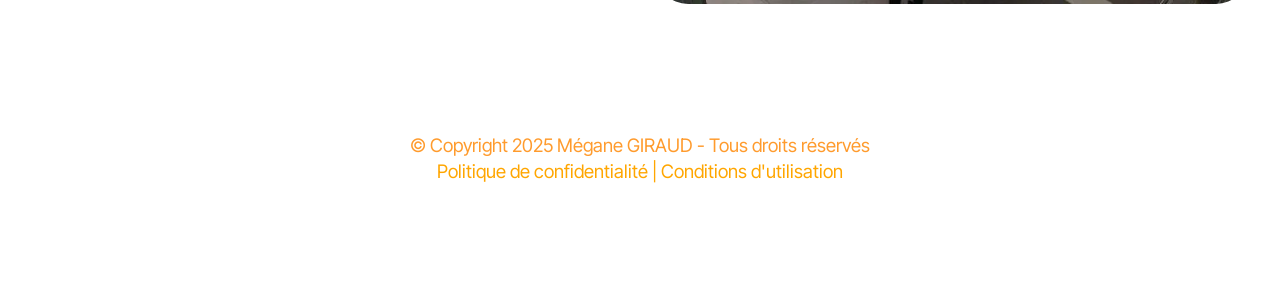
<file: page8.html>
<!DOCTYPE html>
<html  >
<head>
  <!-- Site made with Mobirise Website Builder v5.9.17, https://mobirise.com -->
  <meta charset="UTF-8">
  <meta http-equiv="X-UA-Compatible" content="IE=edge">
  <meta name="generator" content="Mobirise v5.9.17, mobirise.com">
  <meta name="viewport" content="width=device-width, initial-scale=1, minimum-scale=1">
  <link rel="shortcut icon" href="assets/images/novacosmic-logo-128x128-1.png" type="image/x-icon">
  <meta name="description" content="">
  
  
  <title>Dome</title>
  <link rel="stylesheet" href="assets/web/assets/mobirise-icons2/mobirise2.css">
  <link rel="stylesheet" href="assets/bootstrap/css/bootstrap.min.css">
  <link rel="stylesheet" href="assets/bootstrap/css/bootstrap-grid.min.css">
  <link rel="stylesheet" href="assets/bootstrap/css/bootstrap-reboot.min.css">
  <link rel="stylesheet" href="assets/parallax/jarallax.css">
  <link rel="stylesheet" href="assets/web/assets/gdpr-plugin/gdpr-styles.css">
  <link rel="stylesheet" href="assets/animatecss/animate.css">
  <link rel="stylesheet" href="assets/dropdown/css/style.css">
  <link rel="stylesheet" href="assets/theme/css/style.css">
  <link rel="stylesheet" href="assets/gallery/style.css">
  <link rel="preload" href="https://fonts.googleapis.com/css?family=Momo+Trust+Display:400&display=swap" as="style" onload="this.onload=null;this.rel='stylesheet'">
  <noscript><link rel="stylesheet" href="https://fonts.googleapis.com/css?family=Momo+Trust+Display:400&display=swap"></noscript>
  <link rel="preload" href="https://fonts.googleapis.com/css?family=Inter+Tight:100,200,300,400,500,600,700,800,900,100i,200i,300i,400i,500i,600i,700i,800i,900i&display=swap" as="style" onload="this.onload=null;this.rel='stylesheet'">
  <noscript><link rel="stylesheet" href="https://fonts.googleapis.com/css?family=Inter+Tight:100,200,300,400,500,600,700,800,900,100i,200i,300i,400i,500i,600i,700i,800i,900i&display=swap"></noscript>
  <link rel="preload" as="style" href="assets/mobirise/css/mbr-additional.css?v=MKUik6"><link rel="stylesheet" href="assets/mobirise/css/mbr-additional.css?v=MKUik6" type="text/css">

  
  
  
</head>
<body>
  
  <section data-bs-version="5.1" class="menu menu6 cid-v94dGTaoJQ" once="menu" id="menu06-30">
	

	<nav class="navbar navbar-dropdown opacityScroll navbar-fixed-top navbar-expand-lg">
		<div class="container">
			<div class="navbar-brand">
				
				<span class="navbar-caption-wrap"><a class="navbar-caption text-secondary text-primary display-4" href="index.html">Mégane GIRAUD</a></span>
			</div>
			<button class="navbar-toggler" type="button" data-toggle="collapse" data-bs-toggle="collapse" data-target="#navbarSupportedContent" data-bs-target="#navbarSupportedContent" aria-controls="navbarNavAltMarkup" aria-expanded="false" aria-label="Toggle navigation">
				<div class="hamburger">
					<span></span>
					<span></span>
					<span></span>
					<span></span>
				</div>
			</button>
			<div class="collapse navbar-collapse opacityScroll" id="navbarSupportedContent">
				<ul class="navbar-nav nav-dropdown" data-app-modern-menu="true"><li class="nav-item"><a class="nav-link link text-secondary display-4" href="page2.html">Mon parcours</a></li>
					<li class="nav-item">
						<a class="nav-link link text-secondary display-4" href="page1.html" aria-expanded="false">Ma démarche</a>
					</li><li class="nav-item"><a class="nav-link link text-secondary display-4" href="page4.html">Blog</a></li>
					<li class="nav-item">
						<a class="nav-link link text-secondary display-4" href="index.html#form02-1c">Contact</a>
					</li></ul>
				
				<div class="navbar-buttons mbr-section-btn"><a class="btn btn-primary-outline display-4" href="assets/files/GIRAUD_MEGANE_CV-_.pdf" target="_blank">Télécharger mon CV</a></div>
			</div>
		</div>
	</nav>
</section>

<section data-bs-version="5.1" class="header18 cid-v94dGUjtmE mbr-parallax-background" id="header18-31">
  

  <div class="mbr-overlay" style="opacity: 0.5; background-color: rgb(0, 0, 0);"></div>
  <div class="container-fluid">
    <div class="row">
      <div class="content-wrap col-12 col-md-12">
        <h1 class="mbr-section-title mbr-fonts-style mbr-white mb-4 display-1">
          <strong><br>Médiation culturelle et scientifique au Dôme</strong></h1>
        
        
        <div class="mbr-section-btn"><a class="btn btn-white-outline display-7" href="https://www.echosciences-normandie.fr/articles/megane-giraud-mission-textile" target="_blank">Article</a></div>
      </div>
    </div>
  </div>
</section>

<section data-bs-version="5.1" class="gallery1 mbr-gallery cid-v94dGUYIpu" id="gallery02-32">   
    
    

    <div class="container-fluid">
        <div class="row justify-content-center">
            <div class="col-12 content-head">
                <div class="mbr-section-head mb-5">
                    
                    <h4 class="mbr-section-subtitle mbr-fonts-style align-center mb-0 mt-4 display-7">Le Dôme est un lieu d’expérimentation et de diffusion de la culture scientifique et créative à Caen. J’y ai conçu et animé des ateliers participatifs alliant textile, histoire et nouvelles technologies, notamment la fabrication de cerfs-volants inspirés des modèles historiques normands et des T-shirts personnalisés à l’aide de machines à commande numérique.<div><br></div><div>Mes missions : Conception et animation d’ateliers de médiation scientifique et artistique, création de supports pédagogiques pour différents publics et initiation aux technologies numériques appliquées au textile. Animation et accompagnement des participants dans des démarches créatives collaboratives.</div></h4>
                </div>
            </div>
        </div>
        <div class="row mbr-gallery mbr-masonry" data-masonry="{&quot;percentPosition&quot;: true }">
            <div class="col-12 col-md-6 col-lg-6 item gallery-image">
                <div class="item-wrapper" data-toggle="modal" data-bs-toggle="modal" data-target="#v9B7Btke9H-modal" data-bs-target="#v9B7Btke9H-modal">
                    <img class="w-100" src="assets/images/dome-mediation-numerique-textile-megane-giraud-1140x616.webp" alt="Mobirise Website Builder" data-slide-to="0" data-bs-slide-to="0" data-target="#lb-v9B7Btke9H" data-bs-target="#lb-v9B7Btke9H">
                    <div class="icon-wrapper">
                        <span class="mobi-mbri mobi-mbri-search mbr-iconfont mbr-iconfont-btn"></span>
                    </div>
                </div>
                
            </div>
            <div class="col-12 col-md-6 col-lg-6 item gallery-image">
                <div class="item-wrapper" data-toggle="modal" data-bs-toggle="modal" data-target="#v9B7Btke9H-modal" data-bs-target="#v9B7Btke9H-modal">
                    <img class="w-100" src="assets/images/dome-mediation-numerique-textile-megane-giraud-3-640x480.webp" alt="Mobirise Website Builder" data-slide-to="1" data-bs-slide-to="1" data-target="#lb-v9B7Btke9H" data-bs-target="#lb-v9B7Btke9H">
                    <div class="icon-wrapper">
                        <span class="mobi-mbri mobi-mbri-search mbr-iconfont mbr-iconfont-btn"></span>
                    </div>
                </div>
                
            </div>
            
            
            
            
            
        </div>

        <div class="modal mbr-slider" tabindex="-1" role="dialog" aria-hidden="true" id="v9B7Btke9H-modal">
            <div class="modal-dialog" role="document">
                <div class="modal-content">
                    <div class="modal-body">
                        <div class="carousel slide" id="lb-v9B7Btke9H" data-interval="5000" data-bs-interval="5000">
                            <div class="carousel-inner">
                                <div class="carousel-item active">
                                    <img class="d-block w-100" src="assets/images/dome-mediation-numerique-textile-megane-giraud-1140x616.webp" alt="Mobirise Website Builder">
                                </div>
                                <div class="carousel-item">
                                    <img class="d-block w-100" src="assets/images/dome-mediation-numerique-textile-megane-giraud-3-640x480.webp" alt="Mobirise Website Builder">
                                </div>
                                
                                
                                
                                
                                
                            </div>
                            <ol class="carousel-indicators">
                                <li data-slide-to="0" data-bs-slide-to="0" class="active" data-target="#lb-v9B7Btke9H" data-bs-target="#lb-v9B7Btke9H"></li>
                                <li data-slide-to="1" data-bs-slide-to="1" data-target="#lb-v9B7Btke9H" data-bs-target="#lb-v9B7Btke9H"></li>
                                
                                
                                
                                
                                
                            </ol>
                            <a role="button" href="" class="close" data-dismiss="modal" data-bs-dismiss="modal" aria-label="Close">
                            </a>
                            <a class="carousel-control-prev carousel-control" role="button" data-slide="prev" data-bs-slide="prev" href="#lb-v9B7Btke9H">
                                <span class="mobi-mbri mobi-mbri-arrow-prev" aria-hidden="true"></span>
                                <span class="sr-only visually-hidden">Previous</span>
                            </a>
                            <a class="carousel-control-next carousel-control" role="button" data-slide="next" data-bs-slide="next" href="#lb-v9B7Btke9H">
                                <span class="mobi-mbri mobi-mbri-arrow-next" aria-hidden="true"></span>
                                <span class="sr-only visually-hidden">Next</span>
                            </a>
                        </div>
                    </div>
                </div>
            </div>
        </div>
    </div>
</section>

<section data-bs-version="5.1" class="footer4 cid-v94dGW4c6U" once="footers" id="footer04-33">

    

    

    <div class="container">
        <div class="media-container-row align-center mbr-white">
            <div class="col-12">
                <p class="mbr-text mb-0 mbr-fonts-style display-4">
                    © Copyright 2025 Mégane GIRAUD - Tous droits réservés<br><a href="page5.html" class="text-primary">Politique de confidentialité | Conditions d'utilisation</a><br></p>
            </div>
        </div>
    </div>
</section><section class="display-7" style="padding: 0;align-items: center;justify-content: center;flex-wrap: wrap;    align-content: center;display: flex;position: relative;height: 4rem;"><a href="https://mobiri.se/152356" style="flex: 1 1;height: 4rem;position: absolute;width: 100%;z-index: 1;"><img alt="" style="height: 4rem;" src="[data-uri]"></a><p style="margin: 0;text-align: center;" class="display-7">&#8204;</p><a style="z-index:1" href="https://mobirise.com/builder/no-code-website-builder.html">No Code Website Builder</a></section><script src="assets/bootstrap/js/bootstrap.bundle.min.js"></script>  <script src="assets/parallax/jarallax.js"></script>  <script src="assets/smoothscroll/smooth-scroll.js"></script>  <script src="assets/ytplayer/index.js"></script>  <script src="assets/dropdown/js/navbar-dropdown.js"></script>  <script src="assets/masonry/masonry.pkgd.min.js"></script>  <script src="assets/imagesloaded/imagesloaded.pkgd.min.js"></script>  <script src="assets/theme/js/script.js"></script>  <script src="assets/gallery/player.min.js"></script>  <script src="assets/gallery/script.js"></script>  
  
  
  <input name="animation" type="hidden">
  </body>
</html>
</file>
<file: assets/web/assets/mobirise-icons2/mobirise2.css>
@font-face {
  font-family: 'Moririse2';
  font-display: swap;
  src:  url('mobirise2.eot?f2bix4');
  src:  url('mobirise2.eot?f2bix4#iefix') format('embedded-opentype'),
    url('mobirise2.ttf?f2bix4') format('truetype'),
    url('mobirise2.woff?f2bix4') format('woff'),
    url('mobirise2.svg?f2bix4#mobirise2') format('svg');
  font-weight: normal;
  font-style: normal;
}

[class^="mobi-"], [class*=" mobi-"] {
  /* use !important to prevent issues with browser extensions that change fonts */
  font-family: 'Moririse2' !important;
  speak: none;
  font-style: normal;
  font-weight: normal;
  font-variant: normal;
  text-transform: none;
  line-height: 1;

  /* Better Font Rendering =========== */
  -webkit-font-smoothing: antialiased;
  -moz-osx-font-smoothing: grayscale;
}

.mobi-mbri-add-submenu:before {
  content: "\e900";
}
.mobi-mbri-alert:before {
  content: "\e901";
}
.mobi-mbri-align-center:before {
  content: "\e902";
}
.mobi-mbri-align-justify:before {
  content: "\e903";
}
.mobi-mbri-align-left:before {
  content: "\e904";
}
.mobi-mbri-align-right:before {
  content: "\e905";
}
.mobi-mbri-android:before {
  content: "\e906";
}
.mobi-mbri-apple:before {
  content: "\e907";
}
.mobi-mbri-arrow-down:before {
  content: "\e908";
}
.mobi-mbri-arrow-next:before {
  content: "\e909";
}
.mobi-mbri-arrow-prev:before {
  content: "\e90a";
}
.mobi-mbri-arrow-up:before {
  content: "\e90b";
}
.mobi-mbri-bold:before {
  content: "\e90c";
}
.mobi-mbri-bookmark:before {
  content: "\e90d";
}
.mobi-mbri-bootstrap:before {
  content: "\e90e";
}
.mobi-mbri-briefcase:before {
  content: "\e90f";
}
.mobi-mbri-browse:before {
  content: "\e910";
}
.mobi-mbri-bulleted-list:before {
  content: "\e911";
}
.mobi-mbri-calendar:before {
  content: "\e912";
}
.mobi-mbri-camera:before {
  content: "\e913";
}
.mobi-mbri-cart-add:before {
  content: "\e914";
}
.mobi-mbri-cart-full:before {
  content: "\e915";
}
.mobi-mbri-cash:before {
  content: "\e916";
}
.mobi-mbri-change-style:before {
  content: "\e917";
}
.mobi-mbri-chat:before {
  content: "\e918";
}
.mobi-mbri-clock:before {
  content: "\e919";
}
.mobi-mbri-close:before {
  content: "\e91a";
}
.mobi-mbri-cloud:before {
  content: "\e91b";
}
.mobi-mbri-code:before {
  content: "\e91c";
}
.mobi-mbri-contact-form:before {
  content: "\e91d";
}
.mobi-mbri-credit-card:before {
  content: "\e91e";
}
.mobi-mbri-cursor-click:before {
  content: "\e91f";
}
.mobi-mbri-cust-feedback:before {
  content: "\e920";
}
.mobi-mbri-database:before {
  content: "\e921";
}
.mobi-mbri-delivery:before {
  content: "\e922";
}
.mobi-mbri-desktop:before {
  content: "\e923";
}
.mobi-mbri-devices:before {
  content: "\e924";
}
.mobi-mbri-down:before {
  content: "\e925";
}
.mobi-mbri-download-2:before {
  content: "\e926";
}
.mobi-mbri-download:before {
  content: "\e927";
}
.mobi-mbri-drag-n-drop-2:before {
  content: "\e928";
}
.mobi-mbri-drag-n-drop:before {
  content: "\e929";
}
.mobi-mbri-edit-2:before {
  content: "\e92a";
}
.mobi-mbri-edit:before {
  content: "\e92b";
}
.mobi-mbri-error:before {
  content: "\e92c";
}
.mobi-mbri-extension:before {
  content: "\e92d";
}
.mobi-mbri-features:before {
  content: "\e92e";
}
.mobi-mbri-file:before {
  content: "\e92f";
}
.mobi-mbri-flag:before {
  content: "\e930";
}
.mobi-mbri-folder:before {
  content: "\e931";
}
.mobi-mbri-gift:before {
  content: "\e932";
}
.mobi-mbri-github:before {
  content: "\e933";
}
.mobi-mbri-globe-2:before {
  content: "\e934";
}
.mobi-mbri-globe:before {
  content: "\e935";
}
.mobi-mbri-growing-chart:before {
  content: "\e936";
}
.mobi-mbri-hearth:before {
  content: "\e937";
}
.mobi-mbri-help:before {
  content: "\e938";
}
.mobi-mbri-home:before {
  content: "\e939";
}
.mobi-mbri-hot-cup:before {
  content: "\e93a";
}
.mobi-mbri-idea:before {
  content: "\e93b";
}
.mobi-mbri-image-gallery:before {
  content: "\e93c";
}
.mobi-mbri-image-slider:before {
  content: "\e93d";
}
.mobi-mbri-info:before {
  content: "\e93e";
}
.mobi-mbri-italic:before {
  content: "\e93f";
}
.mobi-mbri-key:before {
  content: "\e940";
}
.mobi-mbri-laptop:before {
  content: "\e941";
}
.mobi-mbri-layers:before {
  content: "\e942";
}
.mobi-mbri-left-right:before {
  content: "\e943";
}
.mobi-mbri-left:before {
  content: "\e944";
}
.mobi-mbri-letter:before {
  content: "\e945";
}
.mobi-mbri-like:before {
  content: "\e946";
}
.mobi-mbri-link:before {
  content: "\e947";
}
.mobi-mbri-lock:before {
  content: "\e948";
}
.mobi-mbri-login:before {
  content: "\e949";
}
.mobi-mbri-logout:before {
  content: "\e94a";
}
.mobi-mbri-magic-stick:before {
  content: "\e94b";
}
.mobi-mbri-map-pin:before {
  content: "\e94c";
}
.mobi-mbri-menu:before {
  content: "\e94d";
}
.mobi-mbri-mobile-2:before {
  content: "\e94e";
}
.mobi-mbri-mobile-horizontal:before {
  content: "\e94f";
}
.mobi-mbri-mobile:before {
  content: "\e950";
}
.mobi-mbri-mobirise:before {
  content: "\e951";
}
.mobi-mbri-more-horizontal:before {
  content: "\e952";
}
.mobi-mbri-more-vertical:before {
  content: "\e953";
}
.mobi-mbri-music:before {
  content: "\e954";
}
.mobi-mbri-new-file:before {
  content: "\e955";
}
.mobi-mbri-numbered-list:before {
  content: "\e956";
}
.mobi-mbri-opened-folder:before {
  content: "\e957";
}
.mobi-mbri-pages:before {
  content: "\e958";
}
.mobi-mbri-paper-plane:before {
  content: "\e959";
}
.mobi-mbri-paperclip:before {
  content: "\e95a";
}
.mobi-mbri-phone:before {
  content: "\e95b";
}
.mobi-mbri-photo:before {
  content: "\e95c";
}
.mobi-mbri-photos:before {
  content: "\e95d";
}
.mobi-mbri-pin:before {
  content: "\e95e";
}
.mobi-mbri-play:before {
  content: "\e95f";
}
.mobi-mbri-plus:before {
  content: "\e960";
}
.mobi-mbri-preview:before {
  content: "\e961";
}
.mobi-mbri-print:before {
  content: "\e962";
}
.mobi-mbri-protect:before {
  content: "\e963";
}
.mobi-mbri-question:before {
  content: "\e964";
}
.mobi-mbri-quote-left:before {
  content: "\e965";
}
.mobi-mbri-quote-right:before {
  content: "\e966";
}
.mobi-mbri-redo:before {
  content: "\e967";
}
.mobi-mbri-refresh:before {
  content: "\e968";
}
.mobi-mbri-responsive-2:before {
  content: "\e969";
}
.mobi-mbri-responsive:before {
  content: "\e96a";
}
.mobi-mbri-right:before {
  content: "\e96b";
}
.mobi-mbri-rocket:before {
  content: "\e96c";
}
.mobi-mbri-sad-face:before {
  content: "\e96d";
}
.mobi-mbri-sale:before {
  content: "\e96e";
}
.mobi-mbri-save:before {
  content: "\e96f";
}
.mobi-mbri-search:before {
  content: "\e970";
}
.mobi-mbri-setting-2:before {
  content: "\e971";
}
.mobi-mbri-setting-3:before {
  content: "\e972";
}
.mobi-mbri-setting:before {
  content: "\e973";
}
.mobi-mbri-share:before {
  content: "\e974";
}
.mobi-mbri-shopping-bag:before {
  content: "\e975";
}
.mobi-mbri-shopping-basket:before {
  content: "\e976";
}
.mobi-mbri-shopping-cart:before {
  content: "\e977";
}
.mobi-mbri-sites:before {
  content: "\e978";
}
.mobi-mbri-smile-face:before {
  content: "\e979";
}
.mobi-mbri-speed:before {
  content: "\e97a";
}
.mobi-mbri-star:before {
  content: "\e97b";
}
.mobi-mbri-success:before {
  content: "\e97c";
}
.mobi-mbri-sun:before {
  content: "\e97d";
}
.mobi-mbri-sun2:before {
  content: "\e97e";
}
.mobi-mbri-tablet-vertical:before {
  content: "\e97f";
}
.mobi-mbri-tablet:before {
  content: "\e980";
}
.mobi-mbri-target:before {
  content: "\e981";
}
.mobi-mbri-timer:before {
  content: "\e982";
}
.mobi-mbri-to-ftp:before {
  content: "\e983";
}
.mobi-mbri-to-local-drive:before {
  content: "\e984";
}
.mobi-mbri-touch-swipe:before {
  content: "\e985";
}
.mobi-mbri-touch:before {
  content: "\e986";
}
.mobi-mbri-trash:before {
  content: "\e987";
}
.mobi-mbri-underline:before {
  content: "\e988";
}
.mobi-mbri-undo:before {
  content: "\e989";
}
.mobi-mbri-unlink:before {
  content: "\e98a";
}
.mobi-mbri-unlock:before {
  content: "\e98b";
}
.mobi-mbri-up-down:before {
  content: "\e98c";
}
.mobi-mbri-up:before {
  content: "\e98d";
}
.mobi-mbri-update:before {
  content: "\e98e";
}
.mobi-mbri-upload-2:before {
  content: "\e98f";
}
.mobi-mbri-upload:before {
  content: "\e990";
}
.mobi-mbri-user-2:before {
  content: "\e991";
}
.mobi-mbri-user:before {
  content: "\e992";
}
.mobi-mbri-users:before {
  content: "\e993";
}
.mobi-mbri-video-play:before {
  content: "\e994";
}
.mobi-mbri-video:before {
  content: "\e995";
}
.mobi-mbri-watch:before {
  content: "\e996";
}
.mobi-mbri-website-theme-2:before {
  content: "\e997";
}
.mobi-mbri-website-theme:before {
  content: "\e998";
}
.mobi-mbri-wifi:before {
  content: "\e999";
}
.mobi-mbri-windows:before {
  content: "\e99a";
}
.mobi-mbri-zoom-in:before {
  content: "\e99b";
}
.mobi-mbri-zoom-out:before {
  content: "\e99c";
}
</file>
<file: assets/web/assets/gdpr-plugin/gdpr-styles.css>
.gdpr-block {
    padding: 10px;
    font-size: 14px;
    display: block;
    width: 100%;
    text-align: center;
}
.gdpr-block.covert {
	display: none;
}
.textGDPR {
    position: relative;
}
.gdpr-block label span.textGDPR input[name='gdpr']{
    width: 15px;
    height: 15px;
    margin: 0;
    position: absolute;
    top: 3px;
    left: -20px;
}
.gdpr-block label {
    color: #a7a7a7;
    vertical-align: middle;
    user-select: none;
    margin-bottom: 0;
}
</file>
<file: assets/dropdown/css/style.css>
.navbar-dropdown {
  left: 0;
  padding: 0;
  position: absolute;
  right: 0;
  top: 0;
  transition: all 0.45s ease;
  z-index: 1030;
  background: #282828; }
  .navbar-dropdown .navbar-logo {
    margin-right: 0.8rem;
    transition: margin 0.3s ease-in-out;
    vertical-align: middle; }
    .navbar-dropdown .navbar-logo img {
      height: 3.125rem;
      transition: all 0.3s ease-in-out; }
    .navbar-dropdown .navbar-logo.mbr-iconfont {
      font-size: 3.125rem;
      line-height: 3.125rem; }
  .navbar-dropdown .navbar-caption {
    font-weight: 700;
    white-space: normal;
    vertical-align: -4px;
    line-height: 3.125rem !important; }
    .navbar-dropdown .navbar-caption, .navbar-dropdown .navbar-caption:hover {
      color: inherit;
      text-decoration: none; }
  .navbar-dropdown .mbr-iconfont + .navbar-caption {
    vertical-align: -1px; }
  .navbar-dropdown.navbar-fixed-top {
    position: fixed; }
  .navbar-dropdown .navbar-brand span {
    vertical-align: -4px; }
  .navbar-dropdown.bg-color.transparent {
    background: none; }
  .navbar-dropdown.navbar-short .navbar-brand {
    padding: 0.625rem 0; }
    .navbar-dropdown.navbar-short .navbar-brand span {
      vertical-align: -1px; }
  .navbar-dropdown.navbar-short .navbar-caption {
    line-height: 2.375rem !important;
    vertical-align: -2px; }
  .navbar-dropdown.navbar-short .navbar-logo {
    margin-right: 0.5rem; }
    .navbar-dropdown.navbar-short .navbar-logo img {
      height: 2.375rem; }
    .navbar-dropdown.navbar-short .navbar-logo.mbr-iconfont {
      font-size: 2.375rem;
      line-height: 2.375rem; }
  .navbar-dropdown.navbar-short .mbr-table-cell {
    height: 3.625rem; }
  .navbar-dropdown .navbar-close {
    left: 0.6875rem;
    position: fixed;
    top: 0.75rem;
    z-index: 1000; }
  .navbar-dropdown .hamburger-icon {
    content: "";
    display: inline-block;
    vertical-align: middle;
    width: 16px;
    -webkit-box-shadow: 0 -6px 0 1px #282828,0 0 0 1px #282828,0 6px 0 1px #282828;
    -moz-box-shadow: 0 -6px 0 1px #282828,0 0 0 1px #282828,0 6px 0 1px #282828;
    box-shadow: 0 -6px 0 1px #282828,0 0 0 1px #282828,0 6px 0 1px #282828; }

.dropdown-menu .dropdown-toggle[data-toggle="dropdown-submenu"]::after {
  border-bottom: 0.35em solid transparent;
  border-left: 0.35em solid;
  border-right: 0;
  border-top: 0.35em solid transparent;
  margin-left: 0.3rem; }

.dropdown-menu .dropdown-item:focus {
  outline: 0; }

.nav-dropdown {
  font-size: 0.75rem;
  font-weight: 500;
  height: auto !important; }
  .nav-dropdown .nav-btn {
    padding-left: 1rem; }
  .nav-dropdown .link {
    margin: .667em 1.667em;
    font-weight: 500;
    padding: 0;
    transition: color .2s ease-in-out; }
    .nav-dropdown .link.dropdown-toggle {
      margin-right: 2.583em; }
      .nav-dropdown .link.dropdown-toggle::after {
        margin-left: .25rem;
        border-top: 0.35em solid;
        border-right: 0.35em solid transparent;
        border-left: 0.35em solid transparent;
        border-bottom: 0; }
      .nav-dropdown .link.dropdown-toggle[aria-expanded="true"] {
        margin: 0;
        padding: 0.667em 3.263em  0.667em 1.667em; }
  .nav-dropdown .link::after,
  .nav-dropdown .dropdown-item::after {
    color: inherit; }
  .nav-dropdown .btn {
    font-size: 0.75rem;
    font-weight: 700;
    letter-spacing: 0;
    margin-bottom: 0;
    padding-left: 1.25rem;
    padding-right: 1.25rem; }
  .nav-dropdown .dropdown-menu {
    border-radius: 0;
    border: 0;
    left: 0;
    margin: 0;
    padding-bottom: 1.25rem;
    padding-top: 1.25rem;
    position: relative; }
  .nav-dropdown .dropdown-submenu {
    margin-left: 0.125rem;
    top: 0; }
  .nav-dropdown .dropdown-item {
    font-weight: 500;
    line-height: 2;
    padding: 0.3846em 4.615em 0.3846em 1.5385em;
    position: relative;
    transition: color .2s ease-in-out, background-color .2s ease-in-out; }
    .nav-dropdown .dropdown-item::after {
      margin-top: -0.3077em;
      position: absolute;
      right: 1.1538em;
      top: 50%; }
    .nav-dropdown .dropdown-item:focus, .nav-dropdown .dropdown-item:hover {
      background: none; }

@media (max-width: 767px) {
  .nav-dropdown.navbar-toggleable-sm {
    bottom: 0;
    display: none;
    left: 0;
    overflow-x: hidden;
    position: fixed;
    top: 0;
    transform: translateX(-100%);
    -ms-transform: translateX(-100%);
    -webkit-transform: translateX(-100%);
    width: 18.75rem;
    z-index: 999; } }
.nav-dropdown.navbar-toggleable-xl {
  bottom: 0;
  display: none;
  left: 0;
  overflow-x: hidden;
  position: fixed;
  top: 0;
  transform: translateX(-100%);
  -ms-transform: translateX(-100%);
  -webkit-transform: translateX(-100%);
  width: 18.75rem;
  z-index: 999; }

.nav-dropdown-sm {
  display: block !important;
  overflow-x: hidden;
  overflow: auto;
  padding-top: 3.875rem; }
  .nav-dropdown-sm::after {
    content: "";
    display: block;
    height: 3rem;
    width: 100%; }
  .nav-dropdown-sm.collapse.in ~ .navbar-close {
    display: block !important; }
  .nav-dropdown-sm.collapsing, .nav-dropdown-sm.collapse.in {
    transform: translateX(0);
    -ms-transform: translateX(0);
    -webkit-transform: translateX(0);
    transition: all 0.25s ease-out;
    -webkit-transition: all 0.25s ease-out;
    background: #282828; }
  .nav-dropdown-sm.collapsing[aria-expanded="false"] {
    transform: translateX(-100%);
    -ms-transform: translateX(-100%);
    -webkit-transform: translateX(-100%); }
  .nav-dropdown-sm .nav-item {
    display: block;
    margin-left: 0 !important;
    padding-left: 0; }
  .nav-dropdown-sm .link,
  .nav-dropdown-sm .dropdown-item {
    border-top: 1px dotted rgba(255, 255, 255, 0.1);
    font-size: 0.8125rem;
    line-height: 1.6;
    margin: 0 !important;
    padding: 0.875rem 2.4rem 0.875rem 1.5625rem !important;
    position: relative;
    white-space: normal; }
    .nav-dropdown-sm .link:focus, .nav-dropdown-sm .link:hover,
    .nav-dropdown-sm .dropdown-item:focus,
    .nav-dropdown-sm .dropdown-item:hover {
      background: rgba(0, 0, 0, 0.2) !important;
      color: #c0a375; }
  .nav-dropdown-sm .nav-btn {
    position: relative;
    padding: 1.5625rem 1.5625rem 0 1.5625rem; }
    .nav-dropdown-sm .nav-btn::before {
      border-top: 1px dotted rgba(255, 255, 255, 0.1);
      content: "";
      left: 0;
      position: absolute;
      top: 0;
      width: 100%; }
    .nav-dropdown-sm .nav-btn + .nav-btn {
      padding-top: 0.625rem; }
      .nav-dropdown-sm .nav-btn + .nav-btn::before {
        display: none; }
  .nav-dropdown-sm .btn {
    padding: 0.625rem 0; }
  .nav-dropdown-sm .dropdown-toggle[data-toggle="dropdown-submenu"]::after {
    margin-left: .25rem;
    border-top: 0.35em solid;
    border-right: 0.35em solid transparent;
    border-left: 0.35em solid transparent;
    border-bottom: 0; }
  .nav-dropdown-sm .dropdown-toggle[data-toggle="dropdown-submenu"][aria-expanded="true"]::after {
    border-top: 0;
    border-right: 0.35em solid transparent;
    border-left: 0.35em solid transparent;
    border-bottom: 0.35em solid; }
  .nav-dropdown-sm .dropdown-menu {
    margin: 0;
    padding: 0;
    position: relative;
    top: 0;
    left: 0;
    width: 100%;
    border: 0;
    float: none;
    border-radius: 0;
    background: none; }
  .nav-dropdown-sm .dropdown-submenu {
    left: 100%;
    margin-left: 0.125rem;
    margin-top: -1.25rem;
    top: 0; }

.navbar-toggleable-sm .nav-dropdown .dropdown-menu {
  position: absolute; }

.navbar-toggleable-sm .nav-dropdown .dropdown-submenu {
  left: 100%;
  margin-left: 0.125rem;
  margin-top: -1.25rem;
  top: 0; }

.navbar-toggleable-sm.opened .nav-dropdown .dropdown-menu {
  position: relative; }

.navbar-toggleable-sm.opened .nav-dropdown .dropdown-submenu {
  left: 0;
  margin-left: 00rem;
  margin-top: 0rem;
  top: 0; }

.is-builder .nav-dropdown.collapsing {
  transition: none !important; }
</file>
<file: assets/theme/css/style.css>
@charset "UTF-8";
section {
  background-color: #ffffff;
}

body {
  font-style: normal;
  line-height: 1.5;
  font-weight: 400;
  color: #232323;
  position: relative;
}

button {
  background-color: transparent;
  border-color: transparent;
}

.embla__button,
.carousel-control {
  background-color: #edefea !important;
  opacity: 0.8 !important;
  color: #464845 !important;
  border-color: #edefea !important;
}

.carousel .close,
.modalWindow .close {
  background-color: #edefea !important;
  color: #464845 !important;
  border-color: #edefea !important;
  opacity: 0.8 !important;
}

.carousel .close:hover,
.modalWindow .close:hover {
  opacity: 1 !important;
}

.carousel-indicators li {
  background-color: #edefea !important;
  border: 2px solid #464845 !important;
}

.carousel-indicators li:hover,
.carousel-indicators li:active {
  opacity: 0.8 !important;
}

.embla__button:hover,
.carousel-control:hover {
  background-color: #edefea !important;
  opacity: 1 !important;
}

.modalWindow-video-container {
  height: 80%;
}

section,
.container,
.container-fluid {
  position: relative;
  word-wrap: break-word;
}

a.mbr-iconfont:hover {
  text-decoration: none;
}

.article .lead p,
.article .lead ul,
.article .lead ol,
.article .lead pre,
.article .lead blockquote {
  margin-bottom: 0;
}

a {
  font-style: normal;
  font-weight: 400;
  cursor: pointer;
}
a, a:hover {
  text-decoration: none;
}

.mbr-section-title {
  font-style: normal;
  line-height: 1.3;
}

.mbr-section-subtitle {
  line-height: 1.3;
}

.mbr-text {
  font-style: normal;
  line-height: 1.7;
}

h1,
h2,
h3,
h4,
h5,
h6,
.display-1,
.display-2,
.display-4,
.display-5,
.display-7,
span,
p,
a {
  line-height: 1;
  word-break: break-word;
  word-wrap: break-word;
  font-weight: 400;
}

b,
strong {
  font-weight: bold;
}

input:-webkit-autofill, input:-webkit-autofill:hover, input:-webkit-autofill:focus, input:-webkit-autofill:active {
  transition-delay: 9999s;
  -webkit-transition-property: background-color, color;
  transition-property: background-color, color;
}

textarea[type=hidden] {
  display: none;
}

section {
  background-position: 50% 50%;
  background-repeat: no-repeat;
  background-size: cover;
}
section .mbr-background-video,
section .mbr-background-video-preview {
  position: absolute;
  bottom: 0;
  left: 0;
  right: 0;
  top: 0;
}

.hidden {
  visibility: hidden;
}

.mbr-z-index20 {
  z-index: 20;
}

/*! Base colors */
.mbr-white {
  color: #ffffff;
}

.mbr-black {
  color: #111111;
}

.mbr-bg-white {
  background-color: #ffffff;
}

.mbr-bg-black {
  background-color: #000000;
}

/*! Text-aligns */
.align-left {
  text-align: left;
}

.align-center {
  text-align: center;
}

.align-right {
  text-align: right;
}

/*! Font-weight  */
.mbr-light {
  font-weight: 300;
}

.mbr-regular {
  font-weight: 400;
}

.mbr-semibold {
  font-weight: 500;
}

.mbr-bold {
  font-weight: 700;
}

/*! Media  */
.media-content {
  flex-basis: 100%;
}

.media-container-row {
  display: flex;
  flex-direction: row;
  flex-wrap: wrap;
  justify-content: center;
  align-content: center;
  align-items: start;
}
.media-container-row .media-size-item {
  width: 400px;
}

.media-container-column {
  display: flex;
  flex-direction: column;
  flex-wrap: wrap;
  justify-content: center;
  align-content: center;
  align-items: stretch;
}
.media-container-column > * {
  width: 100%;
}

@media (min-width: 992px) {
  .media-container-row {
    flex-wrap: nowrap;
  }
}
figure {
  margin-bottom: 0;
  overflow: hidden;
}

figure[mbr-media-size] {
  transition: width 0.1s;
}

img,
iframe {
  display: block;
  width: 100%;
}

.card {
  background-color: transparent;
  border: none;
}

.card-box {
  width: 100%;
}

.card-img {
  text-align: center;
  flex-shrink: 0;
  -webkit-flex-shrink: 0;
}

.media {
  max-width: 100%;
  margin: 0 auto;
}

.mbr-figure {
  align-self: center;
}

.media-container > div {
  max-width: 100%;
}

.mbr-figure img,
.card-img img {
  width: 100%;
}

@media (max-width: 991px) {
  .media-size-item {
    width: auto !important;
  }
  .media {
    width: auto;
  }
  .mbr-figure {
    width: 100% !important;
  }
}
/*! Buttons */
.mbr-section-btn {
  margin-left: -0.6rem;
  margin-right: -0.6rem;
  font-size: 0;
}

.btn {
  font-weight: 600;
  border-width: 1px;
  font-style: normal;
  margin: 0.6rem 0.6rem;
  white-space: normal;
  transition: all 0.2s ease-in-out;
  display: inline-flex;
  align-items: center;
  justify-content: center;
  word-break: break-word;
}

.btn-sm {
  font-weight: 600;
  letter-spacing: 0px;
  transition: all 0.3s ease-in-out;
}

.btn-md {
  font-weight: 600;
  letter-spacing: 0px;
  transition: all 0.3s ease-in-out;
}

.btn-lg {
  font-weight: 600;
  letter-spacing: 0px;
  transition: all 0.3s ease-in-out;
}

.btn-form {
  margin: 0;
}
.btn-form:hover {
  cursor: pointer;
}

nav .mbr-section-btn {
  margin-left: 0rem;
  margin-right: 0rem;
}

/*! Btn icon margin */
.btn .mbr-iconfont,
.btn.btn-sm .mbr-iconfont {
  order: 1;
  cursor: pointer;
  margin-left: 0.5rem;
  vertical-align: sub;
}

.btn.btn-md .mbr-iconfont,
.btn.btn-md .mbr-iconfont {
  margin-left: 0.8rem;
}

.mbr-regular {
  font-weight: 400;
}

.mbr-semibold {
  font-weight: 500;
}

.mbr-bold {
  font-weight: 700;
}

[type=submit] {
  -webkit-appearance: none;
}

/*! Full-screen */
.mbr-fullscreen .mbr-overlay {
  min-height: 100vh;
}

.mbr-fullscreen {
  display: flex;
  display: -moz-flex;
  display: -ms-flex;
  display: -o-flex;
  align-items: center;
  min-height: 100vh;
  padding-top: 3rem;
  padding-bottom: 3rem;
}

/*! Map */
.map {
  height: 25rem;
  position: relative;
}
.map iframe {
  width: 100%;
  height: 100%;
}

/*! Scroll to top arrow */
.mbr-arrow-up {
  bottom: 25px;
  right: 90px;
  position: fixed;
  text-align: right;
  z-index: 5000;
  color: #ffffff;
  font-size: 22px;
}

.mbr-arrow-up a {
  background: rgba(0, 0, 0, 0.2);
  border-radius: 50%;
  color: #fff;
  display: inline-block;
  height: 60px;
  width: 60px;
  border: 2px solid #fff;
  outline-style: none !important;
  position: relative;
  text-decoration: none;
  transition: all 0.3s ease-in-out;
  cursor: pointer;
  text-align: center;
}
.mbr-arrow-up a:hover {
  background-color: rgba(0, 0, 0, 0.4);
}
.mbr-arrow-up a i {
  line-height: 60px;
}

.mbr-arrow-up-icon {
  display: block;
  color: #fff;
}

.mbr-arrow-up-icon::before {
  content: "›";
  display: inline-block;
  font-family: serif;
  font-size: 22px;
  line-height: 1;
  font-style: normal;
  position: relative;
  top: 6px;
  left: -4px;
  transform: rotate(-90deg);
}

/*! Arrow Down */
.mbr-arrow {
  position: absolute;
  bottom: 45px;
  left: 50%;
  width: 60px;
  height: 60px;
  cursor: pointer;
  background-color: rgba(80, 80, 80, 0.5);
  border-radius: 50%;
  transform: translateX(-50%);
}
@media (max-width: 767px) {
  .mbr-arrow {
    display: none;
  }
}
.mbr-arrow > a {
  display: inline-block;
  text-decoration: none;
  outline-style: none;
  animation: arrowdown 1.7s ease-in-out infinite;
  color: #ffffff;
}
.mbr-arrow > a > i {
  position: absolute;
  top: -2px;
  left: 15px;
  font-size: 2rem;
}

#scrollToTop a i::before {
  content: "";
  position: absolute;
  display: block;
  border-bottom: 2.5px solid #fff;
  border-left: 2.5px solid #fff;
  width: 27.8%;
  height: 27.8%;
  left: 50%;
  top: 51%;
  transform: translateY(-30%) translateX(-50%) rotate(135deg);
}

@keyframes arrowdown {
  0% {
    transform: translateY(0px);
  }
  50% {
    transform: translateY(-5px);
  }
  100% {
    transform: translateY(0px);
  }
}
@media (max-width: 500px) {
  .mbr-arrow-up {
    left: 0;
    right: 0;
    text-align: center;
  }
}
/*Gradients animation*/
@keyframes gradient-animation {
  from {
    background-position: 0% 100%;
    animation-timing-function: ease-in-out;
  }
  to {
    background-position: 100% 0%;
    animation-timing-function: ease-in-out;
  }
}
.bg-gradient {
  background-size: 200% 200%;
  animation: gradient-animation 5s infinite alternate;
  -webkit-animation: gradient-animation 5s infinite alternate;
}

.menu .navbar-brand {
  display: -webkit-flex;
}
.menu .navbar-brand span {
  display: flex;
  display: -webkit-flex;
}
.menu .navbar-brand .navbar-caption-wrap {
  display: -webkit-flex;
}
.menu .navbar-brand .navbar-logo img {
  display: -webkit-flex;
  width: auto;
}
@media (min-width: 768px) and (max-width: 991px) {
  .menu .navbar-toggleable-sm .navbar-nav {
    display: -ms-flexbox;
  }
}
@media (max-width: 991px) {
  .menu .navbar-collapse {
    max-height: 93.5vh;
  }
  .menu .navbar-collapse.show {
    overflow: auto;
  }
}
@media (min-width: 992px) {
  .menu .navbar-nav.nav-dropdown {
    display: -webkit-flex;
  }
  .menu .navbar-toggleable-sm .navbar-collapse {
    display: -webkit-flex !important;
  }
  .menu .collapsed .navbar-collapse {
    max-height: 93.5vh;
  }
  .menu .collapsed .navbar-collapse.show {
    overflow: auto;
  }
}
@media (max-width: 767px) {
  .menu .navbar-collapse {
    max-height: 80vh;
  }
}

.nav-link .mbr-iconfont {
  margin-right: 0.5rem;
}

.navbar {
  display: -webkit-flex;
  -webkit-flex-wrap: wrap;
  -webkit-align-items: center;
  -webkit-justify-content: space-between;
}

.navbar-collapse {
  -webkit-flex-basis: 100%;
  -webkit-flex-grow: 1;
  -webkit-align-items: center;
}

.nav-dropdown .link {
  padding: 0.667em 1.667em !important;
  margin: 0 !important;
}

.nav {
  display: -webkit-flex;
  -webkit-flex-wrap: wrap;
}

.row {
  display: -webkit-flex;
  -webkit-flex-wrap: wrap;
}

.justify-content-center {
  -webkit-justify-content: center;
}

.form-inline {
  display: -webkit-flex;
}

.card-wrapper {
  -webkit-flex: 1;
}

.carousel-control {
  z-index: 10;
  display: -webkit-flex;
}

.carousel-controls {
  display: -webkit-flex;
}

.media {
  display: -webkit-flex;
}

.form-group:focus {
  outline: none;
}

.jq-selectbox__select {
  padding: 7px 0;
  position: relative;
}

.jq-selectbox__dropdown {
  overflow: hidden;
  border-radius: 10px;
  position: absolute;
  top: 100%;
  left: 0 !important;
  width: 100% !important;
}

.jq-selectbox__trigger-arrow {
  right: 0;
  transform: translateY(-50%);
}

.jq-selectbox li {
  padding: 1.07em 0.5em;
}

input[type=range] {
  padding-left: 0 !important;
  padding-right: 0 !important;
}

.modal-dialog,
.modal-content {
  height: 100%;
}

.modal-dialog .carousel-inner {
  height: calc(100vh - 1.75rem);
}
@media (max-width: 575px) {
  .modal-dialog .carousel-inner {
    height: calc(100vh - 1rem);
  }
}

.carousel-item {
  text-align: center;
}

.carousel-item img {
  margin: auto;
}

.navbar-toggler {
  align-self: flex-start;
  padding: 0.25rem 0.75rem;
  font-size: 1.25rem;
  line-height: 1;
  background: transparent;
  border: 1px solid transparent;
  border-radius: 0.25rem;
}

.navbar-toggler:focus,
.navbar-toggler:hover {
  text-decoration: none;
  box-shadow: none;
}

.navbar-toggler-icon {
  display: inline-block;
  width: 1.5em;
  height: 1.5em;
  vertical-align: middle;
  content: "";
  background: no-repeat center center;
  background-size: 100% 100%;
}

.navbar-toggler-left {
  position: absolute;
  left: 1rem;
}

.navbar-toggler-right {
  position: absolute;
  right: 1rem;
}

.card-img {
  width: auto;
}

.menu .navbar.collapsed:not(.beta-menu) {
  flex-direction: column;
}

.carousel-item.active,
.carousel-item-next,
.carousel-item-prev {
  display: flex;
}

.note-air-layout .dropup .dropdown-menu,
.note-air-layout .navbar-fixed-bottom .dropdown .dropdown-menu {
  bottom: initial !important;
}

html,
body {
  height: auto;
  min-height: 100vh;
}

.dropup .dropdown-toggle::after {
  display: none;
}

.form-asterisk {
  font-family: initial;
  position: absolute;
  top: -2px;
  font-weight: normal;
}

.form-control-label {
  position: relative;
  cursor: pointer;
  margin-bottom: 0.357em;
  padding: 0;
}

.alert {
  color: #ffffff;
  border-radius: 0;
  border: 0;
  font-size: 1.1rem;
  line-height: 1.5;
  margin-bottom: 1.875rem;
  padding: 1.25rem;
  position: relative;
  text-align: center;
}
.alert.alert-form::after {
  background-color: inherit;
  bottom: -7px;
  content: "";
  display: block;
  height: 14px;
  left: 50%;
  margin-left: -7px;
  position: absolute;
  transform: rotate(45deg);
  width: 14px;
}

.form-control {
  background-color: #ffffff;
  background-clip: border-box;
  color: #232323;
  line-height: 1rem !important;
  height: auto;
  padding: 1.2rem 2rem;
  transition: border-color 0.25s ease 0s;
  border: 1px solid transparent !important;
  border-radius: 4px;
  box-shadow: rgba(0, 0, 0, 0.07) 0px 1px 1px 0px, rgba(0, 0, 0, 0.07) 0px 1px 3px 0px, rgba(0, 0, 0, 0.03) 0px 0px 0px 1px;
}
.form-active .form-control:invalid {
  border-color: red;
}

.row > * {
  padding-right: 1rem;
  padding-left: 1rem;
}

form .row {
  margin-left: -0.6rem;
  margin-right: -0.6rem;
}
form .row [class*=col] {
  padding-left: 0.6rem;
  padding-right: 0.6rem;
}

form .mbr-section-btn {
  padding-left: 0.6rem;
  padding-right: 0.6rem;
}

form .form-check-input {
  margin-top: 0.5;
}

textarea.form-control {
  line-height: 1.5rem !important;
}

.form-group {
  margin-bottom: 1.2rem;
}

.form-control,
form .btn {
  min-height: 48px;
}

.gdpr-block label span.textGDPR input[name=gdpr] {
  top: 7px;
}

.form-control:focus {
  box-shadow: none;
}

:focus {
  outline: none;
}

.mbr-overlay {
  background-color: #000;
  bottom: 0;
  left: 0;
  opacity: 0.5;
  position: absolute;
  right: 0;
  top: 0;
  z-index: 0;
  pointer-events: none;
}

blockquote {
  font-style: italic;
  padding: 3rem;
  font-size: 1.09rem;
  position: relative;
  border-left: 3px solid;
}

ul,
ol,
pre,
blockquote {
  margin-bottom: 2.3125rem;
}

.mt-4 {
  margin-top: 2rem !important;
}

.mb-4 {
  margin-bottom: 2rem !important;
}

.container,
.container-fluid {
  padding-left: 16px;
  padding-right: 16px;
}

.row {
  margin-left: -16px;
  margin-right: -16px;
}
.row > [class*=col] {
  padding-left: 16px;
  padding-right: 16px;
}

@media (min-width: 992px) {
  .container-fluid {
    padding-left: 32px;
    padding-right: 32px;
  }
}
@media (max-width: 991px) {
  .mbr-container {
    padding-left: 16px;
    padding-right: 16px;
  }
}
.app-video-wrapper > img {
  opacity: 1;
}

.app-video-wrapper {
  background: transparent;
}

.item {
  position: relative;
}

.dropdown-menu .dropdown-menu {
  left: 100%;
}

.dropdown-item + .dropdown-menu {
  display: none;
}

.dropdown-item:hover + .dropdown-menu,
.dropdown-menu:hover {
  display: block;
}

@media (min-aspect-ratio: 16/9) {
  .mbr-video-foreground {
    height: 300% !important;
    top: -100% !important;
  }
}
@media (max-aspect-ratio: 16/9) {
  .mbr-video-foreground {
    width: 300% !important;
    left: -100% !important;
  }
}.engine {
	position: absolute;
	text-indent: -2400px;
	text-align: center;
	padding: 0;
	top: 0;
	left: -2400px;
}
</file>
<file: assets/gallery/style.css>
/*-------

   Gallery

-------*/
.mbr-gallery .mbr-gallery-item {
  position: relative;
  display: inline-block;
  width: 25%;
  cursor: pointer; }

@media (max-width: 768px) {
  .mbr-gallery .mbr-gallery-item {
    width: 50%; } }
@media (max-width: 400px) {
  .mbr-gallery .mbr-gallery-item {
    width: 100%; } }
.mbr-gallery .icon-focus,
.mbr-gallery .icon-video {
  position: absolute;
  top: calc(50% - 32px);
  left: calc(50% - 24px);
  font-family: 'Moririse2' !important;
  font-size: 3rem !important;
  color: #fff;
  opacity: 0;
  transition: .2s opacity ease-in-out;
  z-index: 5; }

.mbr-gallery .icon-focus::before {
  content: '\e970'; }

.mbr-gallery .icon-video::before {
  content: '\e95f'; }

.mbr-gallery .mbr-gallery-item > div:hover .icon-focus,
.mbr-gallery .mbr-gallery-item > div:hover .icon-video {
  opacity: 1; }

.mbr-gallery .mbr-gallery-item img {
  width: 100%;
  opacity: 1;
  -webkit-transition: .2s opacity ease-in-out;
  transition: .2s opacity ease-in-out; }

.mbr-gallery .mbr-gallery-item > div:hover img {
  opacity: 1; }

.mbr-gallery .mbr-gallery-item > div {
  background: #fff;
  display: block;
  outline: none;
  position: relative; }

.mbr-gallery .mbr-gallery-item .icon {
  -webkit-transform: translateX(-50%) translateY(-50%);
  -webkit-transition: .2s opacity ease-in-out;
  color: #000;
  font-size: 30px;
  height: 69px;
  left: 50%;
  opacity: 0;
  position: absolute;
  top: 50%;
  transform: translateX(-50%) translateY(-50%);
  transition: .2s opacity ease-in-out;
  width: 69px; }

.mbr-gallery .mbr-gallery-item .icon::after,
.mbr-gallery .mbr-gallery-item .icon::before {
  content: '';
  display: block;
  position: absolute;
  height: 69px;
  width: 1px;
  margin-left: 34.5px;
  background-color: #fff; }

.mbr-gallery .mbr-gallery-item .icon::after {
  width: 69px;
  height: 1px;
  margin-left: 0;
  margin-top: 34.5px; }

.mbr-gallery .mbr-gallery-item > div:hover .icon {
  opacity: 1; }

.mbr-gallery .mbr-gallery-item > div:hover::before {
  opacity: .9; }

.mbr-gallery .mbr-gallery-item > div:hover .mbr-gallery-title {
  background: transparent !important; }

/* remove spacing */
.mbr-gallery .mbr-gallery-row.no-gutter {
  margin: 0; }

.mbr-gallery .mbr-gallery-row.no-gutter .mbr-gallery-item {
  padding: 0; }

/* container */
.mbr-gallery .container.mbr-gallery-layout-default {
  padding: 93px 0; }

/* fix horizontal scrollbar */
.mbr-gallery .mbr-gallery-layout-article,
.mbr-gallery .mbr-gallery-layout-default {
  overflow: hidden; }

/* lightbox */
.mbr-gallery .modal {
  position: fixed;
  overflow: hidden;
  padding-right: 0 !important; }

.mbr-gallery .modal-content {
  border-radius: 0;
  border: none;
  background: transparent; }

.mbr-gallery .modal-body {
  padding: 0; }

.mbr-gallery .modal-body img {
  width: 100%; }

.mbr-gallery .modal .close {
  position: fixed;
  background: #1b1b1b;
  opacity: .5;
  font-size: 35px;
  font-weight: 300;
  width: 70px;
  height: 70px;
  border-radius: 50%;
  color: #fff;
  top: 2.5rem;
  right: 2.5rem;
  line-height: 70px;
  border: none;
  text-align: center;
  text-shadow: none;
  z-index: 5;
  -webkit-transition: opacity .3s ease;
  -moz-transition: opacity .3s ease;
  -o-transition: opacity .3s ease;
  transition: opacity .3s ease;
  font-family: 'Moririse2'; }
  .mbr-gallery .modal .close::before {
    content: '\e91a'; }

.mbr-gallery .modal .close:hover {
  opacity: 1;
  background: #000;
  color: #fff; }

.mbr-gallery .modal-dialog {
  max-width: 100% !important; }

.mbr-gallery .modal.in .modal-dialog {
  margin: 0 auto; }

/* modal back color opacity */
.modal-backdrop.in {
  opacity: .8;
  filter: alpha(opacity=80); }

@media (max-width: 768px) {
  .mbr-gallery .carousel-control,
  .mbr-gallery .carousel-indicators,
  .mbr-gallery .modal .close {
    position: fixed; } }
/* fix fade in effect */
.mbr-gallery .modal.fade .modal-dialog {
  -webkit-transition: margin-top .3s ease-out;
  -moz-transition: margin-top .3s ease-out;
  -o-transition: margin-top .3s ease-out;
  transition: margin-top .3s ease-out; }

.mbr-gallery .modal.fade .modal-dialog,
.mbr-gallery .modal.in .modal-dialog {
  -webkit-transform: none;
  -ms-transform: none;
  -o-transform: none;
  transform: none; }

/*-------

   Slider

-------*/
.mbr-slider .carousel-inner > .active,
.mbr-slider .carousel-inner > .next,
.mbr-slider .carousel-inner > .prev {
  display: table; }

.mbr-slider .carousel-control {
  position: absolute;
  width: 70px;
  height: 70px;
  top: 50%;
  margin-top: -35px;
  line-height: 70px;
  border-radius: 50%;
  font-size: 35px;
  border: 0;
  opacity: .5;
  text-shadow: none;
  z-index: 5;
  color: #fff;
  -webkit-transition: all .2s ease-in-out 0s;
  -o-transition: all .2s ease-in-out 0s;
  transition: all .2s ease-in-out 0s; }

.mbr-gallery .mbr-slider .carousel-control {
  position: fixed; }

@media (max-width: 991px) {
  .mbr-gallery .mbr-slider .carousel-control {
    bottom: 2.5rem;
    margin-top: 0;
    top: auto;
    z-index: 17; } }
.mbr-gallery .mbr-slider .carousel-inner > .active {
  display: block; }

.mbr-slider .carousel-control.left {
  left: 0;
  margin-left: 2.5rem; }

.mbr-slider .carousel-control.right {
  right: 0;
  margin-right: 2.5rem; }

.mbr-slider .carousel-control .icon-next,
.mbr-slider .carousel-control .icon-prev {
  margin-top: -18px;
  font-size: 40px;
  line-height: 27px; }

.mbr-slider .carousel-control:hover {
  background: #1b1b1b;
  color: #fff;
  opacity: 1; }

.mbr-slider .carousel-indicators {
  position: absolute;
  bottom: 0;
  margin-bottom: 1.5rem !important; }

@media (max-width: 543px) {
  .mbr-slider .carousel-indicators {
    display: none; } }
.carousel-indicators .active,
.carousel-indicators li {
  width: 15px;
  height: 15px;
  margin: 3px;
  background: #1b1b1b;
  opacity: .5; }

.carousel-indicators .active {
  background: #fff; }

.carousel-indicators li {
  max-width: 15px;
  max-height: 15px;
  border-radius: 50%; }

.container .carousel-indicators {
  margin-bottom: 3px; }

.mbr-gallery .mbr-slider .carousel-indicators {
  position: fixed;
  margin-bottom: 2.5rem !important; }

@media (max-width: 991px) {
  .mbr-gallery .mbr-slider .carousel-indicators {
    margin-bottom: 3.625rem !important;
    padding-left: 2.5rem;
    padding-right: 2.5rem; } }
.mbr-slider .carousel-indicators .active,
.mbr-slider .carousel-indicators li {
  width: 7px;
  height: 7px;
  margin: 3px;
  background: #1b1b1b;
  border: 4px solid #1b1b1b;
  opacity: .5; }

.mbr-slider .carousel-indicators .active {
  background: #fff; }

@media (max-width: 767px) {
  .mbr-slider .carousel-control {
    top: auto;
    bottom: 20px; }

  .mbr-slider > .container .carousel-control {
    margin-bottom: 0; } }
/* boxed slider */
.mbr-slider > .boxed-slider {
  position: relative;
  padding: 93px 0; }

.mbr-slider > .boxed-slider > div {
  position: relative; }

.mbr-slider > .container img {
  width: 100%; }

.mbr-slider > .container img + .row {
  position: absolute;
  top: 50%;
  left: 0;
  right: 0;
  -webkit-transform: translateY(-50%);
  -moz-transform: translateY(-50%);
  transform: translateY(-50%);
  z-index: 2; }

.mbr-slider .mbr-section {
  padding: 0;
  background-attachment: scroll; }

.mbr-slider .mbr-table-cell {
  padding: 0; }

.mbr-slider > .container .carousel-indicators {
  margin-bottom: 3px; }

/* article slider */
.mbr-slider > .article-slider .mbr-section,
.mbr-slider > .article-slider .mbr-section .mbr-table-cell {
  padding-top: 0;
  padding-bottom: 0; }

.modal-backdrop.show {
  opacity: .7; }

.video-container .mbr-background-video iframe {
  width: 100%;
  height: 100%; }

.mbr-gallery-item__hided {
  position: absolute !important;
  left: 0 !important;
  width: 0 !important;
  height: 0;
  padding: 0 !important; }

.mbr-gallery-item__hided img {
  display: none !important; }

.mbr-gallery-item__hided span {
  display: none !important; }

.mbr-gallery-filter {
  padding-top: 30px;
  padding-bottom: 30px;
  text-align: center; }
  .mbr-gallery-filter li {
    display: inline-block;
    padding: 5px 0;
    transition: all .3s ease-out; }
    .mbr-gallery-filter li .btn {
      cursor: pointer; }
  .mbr-gallery-filter.gallery-filter__bg li {
    color: #fff; }
  .mbr-gallery-filter.gallery-filter__bg .active {
    color: #000;
    background-color: #fff; }
  .mbr-gallery-filter ul {
    display: inline-block;
    width: 100%;
    padding-left: 0;
    margin-bottom: 0;
    list-style: none; }

.mbr-gallery-item > div {
  position: relative; }

.mbr-gallery-item--p1 {
  padding: 0.5rem; }

.mbr-gallery-item--p2 {
  padding: 1rem; }

.mbr-gallery-item--p3 {
  padding: 1.5rem; }

.mbr-gallery-item--p4 {
  padding: 2rem; }

.mbr-gallery-item--p5 {
  padding: 2.5rem; }

.mbr-gallery-item--p6 {
  padding: 3rem; }

.mbr-gallery .mbr-gallery-item--p4 {
  width: 33.333%; }

.mbr-gallery .mbr-gallery-item--p6, .mbr-gallery .mbr-gallery-item--p5 {
  width: 50%; }

@media (max-width: 992px) {
  .mbr-gallery-item--p1 {
    padding: 0.5rem; }

  .mbr-gallery-item--p2 {
    padding: 0.8rem; }

  .mbr-gallery-item--p3 {
    padding: 1rem; }

  .mbr-gallery-item--p4 {
    padding: 1.5rem; }

  .mbr-gallery-item--p5 {
    padding: 1.8rem; }

  .mbr-gallery-item--p6 {
    padding: 2rem; }

  .mbr-gallery .mbr-gallery-item--p2,
  .mbr-gallery .mbr-gallery-item--p3 {
    width: 50%; }

  .mbr-gallery .mbr-gallery-item--p6,
  .mbr-gallery .mbr-gallery-item--p5,
  .mbr-gallery .mbr-gallery-item--p4 {
    width: 100%; } }
@media (max-width: 400px) {
  .mbr-gallery .mbr-gallery-item--p3,
  .mbr-gallery .mbr-gallery-item--p2,
  .mbr-gallery .mbr-gallery-item--p1 {
    width: 100%; } }
</file>
<file: assets/mobirise/css/mbr-additional.css>
.btn {
  border-width: 2px;
}
img,
.card-wrap,
.card-wrapper,
.video-wrapper,
.mbr-figure iframe,
.google-map iframe,
.slide-content,
.plan,
.card,
.item-wrapper {
  border-radius: 2rem !important;
}
.video-wrapper {
  overflow: hidden;
}
body {
  font-family: Inter Tight;
}
.display-1 {
  font-family: 'Momo Trust Display', sans-serif;
  font-size: 5rem;
  line-height: 1;
}
.display-1 > .mbr-iconfont {
  font-size: 6.25rem;
}
.display-2 {
  font-family: 'Inter Tight', sans-serif;
  font-size: 4rem;
  line-height: 1;
}
.display-2 > .mbr-iconfont {
  font-size: 5rem;
}
.display-4 {
  font-family: 'Inter Tight', sans-serif;
  font-size: 1.2rem;
  line-height: 1.5;
}
.display-4 > .mbr-iconfont {
  font-size: 1.5rem;
}
.display-5 {
  font-family: 'Momo Trust Display', sans-serif;
  font-size: 2rem;
  line-height: 1.5;
}
.display-5 > .mbr-iconfont {
  font-size: 2.5rem;
}
.display-7 {
  font-family: 'Inter Tight', sans-serif;
  font-size: 1.4rem;
  line-height: 1.3;
}
.display-7 > .mbr-iconfont {
  font-size: 1.75rem;
}
/* ---- Fluid typography for mobile devices ---- */
/* 1.4 - font scale ratio ( bootstrap == 1.42857 ) */
/* 100vw - current viewport width */
/* (48 - 20)  48 == 48rem == 768px, 20 == 20rem == 320px(minimal supported viewport) */
/* 0.65 - min scale variable, may vary */
@media (max-width: 992px) {
  .display-1 {
    font-size: 4rem;
  }
}
@media (max-width: 768px) {
  .display-1 {
    font-size: 3.5rem;
    font-size: calc( 2.4rem + (5 - 2.4) * ((100vw - 20rem) / (48 - 20)));
    line-height: calc( 1.1 * (2.4rem + (5 - 2.4) * ((100vw - 20rem) / (48 - 20))));
  }
  .display-2 {
    font-size: 3.2rem;
    font-size: calc( 2.05rem + (4 - 2.05) * ((100vw - 20rem) / (48 - 20)));
    line-height: calc( 1.3 * (2.05rem + (4 - 2.05) * ((100vw - 20rem) / (48 - 20))));
  }
  .display-4 {
    font-size: 0.96rem;
    font-size: calc( 1.07rem + (1.2 - 1.07) * ((100vw - 20rem) / (48 - 20)));
    line-height: calc( 1.4 * (1.07rem + (1.2 - 1.07) * ((100vw - 20rem) / (48 - 20))));
  }
  .display-5 {
    font-size: 1.6rem;
    font-size: calc( 1.35rem + (2 - 1.35) * ((100vw - 20rem) / (48 - 20)));
    line-height: calc( 1.4 * (1.35rem + (2 - 1.35) * ((100vw - 20rem) / (48 - 20))));
  }
  .display-7 {
    font-size: 1.12rem;
    font-size: calc( 1.14rem + (1.4 - 1.14) * ((100vw - 20rem) / (48 - 20)));
    line-height: calc( 1.4 * (1.14rem + (1.4 - 1.14) * ((100vw - 20rem) / (48 - 20))));
  }
}
@media (min-width: 992px) and (max-width: 1400px) {
  .display-1 {
    font-size: 3.5rem;
    font-size: calc( 2.4rem + (5 - 2.4) * ((100vw - 62rem) / (87 - 62)));
    line-height: calc( 1.1 * (2.4rem + (5 - 2.4) * ((100vw - 62rem) / (87 - 62))));
  }
  .display-2 {
    font-size: 3.2rem;
    font-size: calc( 2.05rem + (4 - 2.05) * ((100vw - 62rem) / (87 - 62)));
    line-height: calc( 1.3 * (2.05rem + (4 - 2.05) * ((100vw - 62rem) / (87 - 62))));
  }
  .display-4 {
    font-size: 0.96rem;
    font-size: calc( 1.07rem + (1.2 - 1.07) * ((100vw - 62rem) / (87 - 62)));
    line-height: calc( 1.4 * (1.07rem + (1.2 - 1.07) * ((100vw - 62rem) / (87 - 62))));
  }
  .display-5 {
    font-size: 1.6rem;
    font-size: calc( 1.35rem + (2 - 1.35) * ((100vw - 62rem) / (87 - 62)));
    line-height: calc( 1.4 * (1.35rem + (2 - 1.35) * ((100vw - 62rem) / (87 - 62))));
  }
  .display-7 {
    font-size: 1.12rem;
    font-size: calc( 1.14rem + (1.4 - 1.14) * ((100vw - 62rem) / (87 - 62)));
    line-height: calc( 1.4 * (1.14rem + (1.4 - 1.14) * ((100vw - 62rem) / (87 - 62))));
  }
}
/* Buttons */
.btn {
  padding: 1.25rem 2rem;
  border-radius: 4px;
}
@media (max-width: 767px) {
  .btn {
    padding: 0.75rem 1.5rem;
  }
}
.btn-sm {
  padding: 0.6rem 1.2rem;
  border-radius: 4px;
}
.btn-md {
  padding: 0.6rem 1.2rem;
  border-radius: 4px;
}
.btn-lg {
  padding: 1.25rem 2rem;
  border-radius: 4px;
}
.bg-primary {
  background-color: #ffa600 !important;
}
.bg-success {
  background-color: #3a341c !important;
}
.bg-info {
  background-color: #92c558 !important;
}
.bg-warning {
  background-color: #a0e2e1 !important;
}
.bg-danger {
  background-color: #ffea64 !important;
}
.btn-primary,
.btn-primary:active {
  background-color: #ffa600 !important;
  border-color: #ffa600 !important;
  color: #ffffff !important;
  box-shadow: none;
}
.btn-primary:hover,
.btn-primary:focus,
.btn-primary.focus,
.btn-primary.active {
  color: inherit;
  background-color: #ffb833 !important;
  border-color: #ffb833 !important;
  box-shadow: none;
}
.btn-primary.disabled,
.btn-primary:disabled {
  color: #ffffff !important;
  background-color: #ffb833 !important;
  border-color: #ffb833 !important;
}
.btn-secondary,
.btn-secondary:active {
  background-color: #f92c50 !important;
  border-color: #f92c50 !important;
  color: #ffffff !important;
  box-shadow: none;
}
.btn-secondary:hover,
.btn-secondary:focus,
.btn-secondary.focus,
.btn-secondary.active {
  color: inherit;
  background-color: #fa5e79 !important;
  border-color: #fa5e79 !important;
  box-shadow: none;
}
.btn-secondary.disabled,
.btn-secondary:disabled {
  color: #ffffff !important;
  background-color: #fa5e79 !important;
  border-color: #fa5e79 !important;
}
.btn-info,
.btn-info:active {
  background-color: #92c558 !important;
  border-color: #92c558 !important;
  color: #ffffff !important;
  box-shadow: none;
}
.btn-info:hover,
.btn-info:focus,
.btn-info.focus,
.btn-info.active {
  color: inherit;
  background-color: #abd27e !important;
  border-color: #abd27e !important;
  box-shadow: none;
}
.btn-info.disabled,
.btn-info:disabled {
  color: #ffffff !important;
  background-color: #abd27e !important;
  border-color: #abd27e !important;
}
.btn-success,
.btn-success:active {
  background-color: #3a341c !important;
  border-color: #3a341c !important;
  color: #ffffff !important;
  box-shadow: none;
}
.btn-success:hover,
.btn-success:focus,
.btn-success.focus,
.btn-success.active {
  color: inherit;
  background-color: #5c532d !important;
  border-color: #5c532d !important;
  box-shadow: none;
}
.btn-success.disabled,
.btn-success:disabled {
  color: #ffffff !important;
  background-color: #5c532d !important;
  border-color: #5c532d !important;
}
.btn-warning,
.btn-warning:active {
  background-color: #a0e2e1 !important;
  border-color: #a0e2e1 !important;
  color: #1f6463 !important;
  box-shadow: none;
}
.btn-warning:hover,
.btn-warning:focus,
.btn-warning.focus,
.btn-warning.active {
  color: inherit;
  background-color: #c7eeed !important;
  border-color: #c7eeed !important;
  box-shadow: none;
}
.btn-warning.disabled,
.btn-warning:disabled {
  color: #1f6463 !important;
  background-color: #c7eeed !important;
  border-color: #c7eeed !important;
}
.btn-danger,
.btn-danger:active {
  background-color: #ffea64 !important;
  border-color: #ffea64 !important;
  color: #645600 !important;
  box-shadow: none;
}
.btn-danger:hover,
.btn-danger:focus,
.btn-danger.focus,
.btn-danger.active {
  color: inherit;
  background-color: #fff197 !important;
  border-color: #fff197 !important;
  box-shadow: none;
}
.btn-danger.disabled,
.btn-danger:disabled {
  color: #645600 !important;
  background-color: #fff197 !important;
  border-color: #fff197 !important;
}
.btn-white,
.btn-white:active {
  background-color: #eff0ec !important;
  border-color: #eff0ec !important;
  color: #757b62 !important;
  box-shadow: none;
}
.btn-white:hover,
.btn-white:focus,
.btn-white.focus,
.btn-white.active {
  color: inherit;
  background-color: #ffffff !important;
  border-color: #ffffff !important;
  box-shadow: none;
}
.btn-white.disabled,
.btn-white:disabled {
  color: #757b62 !important;
  background-color: #ffffff !important;
  border-color: #ffffff !important;
}
.btn-black,
.btn-black:active {
  background-color: #232323 !important;
  border-color: #232323 !important;
  color: #ffffff !important;
  box-shadow: none;
}
.btn-black:hover,
.btn-black:focus,
.btn-black.focus,
.btn-black.active {
  color: inherit;
  background-color: #3d3d3d !important;
  border-color: #3d3d3d !important;
  box-shadow: none;
}
.btn-black.disabled,
.btn-black:disabled {
  color: #ffffff !important;
  background-color: #3d3d3d !important;
  border-color: #3d3d3d !important;
}
.btn-primary-outline,
.btn-primary-outline:active {
  background-color: transparent !important;
  border-color: #ffa600;
  color: #ffa600;
}
.btn-primary-outline:hover,
.btn-primary-outline:focus,
.btn-primary-outline.focus,
.btn-primary-outline.active {
  color: #a86e00 !important;
  background-color: transparent !important;
  border-color: #a86e00 !important;
  box-shadow: none !important;
}
.btn-primary-outline.disabled,
.btn-primary-outline:disabled {
  color: #ffffff !important;
  background-color: #ffa600 !important;
  border-color: #ffa600 !important;
}
.btn-secondary-outline,
.btn-secondary-outline:active {
  background-color: transparent !important;
  border-color: #f92c50;
  color: #f92c50;
}
.btn-secondary-outline:hover,
.btn-secondary-outline:focus,
.btn-secondary-outline.focus,
.btn-secondary-outline.active {
  color: #c90628 !important;
  background-color: transparent !important;
  border-color: #c90628 !important;
  box-shadow: none !important;
}
.btn-secondary-outline.disabled,
.btn-secondary-outline:disabled {
  color: #ffffff !important;
  background-color: #f92c50 !important;
  border-color: #f92c50 !important;
}
.btn-info-outline,
.btn-info-outline:active {
  background-color: transparent !important;
  border-color: #92c558;
  color: #92c558;
}
.btn-info-outline:hover,
.btn-info-outline:focus,
.btn-info-outline.focus,
.btn-info-outline.active {
  color: #669333 !important;
  background-color: transparent !important;
  border-color: #669333 !important;
  box-shadow: none !important;
}
.btn-info-outline.disabled,
.btn-info-outline:disabled {
  color: #ffffff !important;
  background-color: #92c558 !important;
  border-color: #92c558 !important;
}
.btn-success-outline,
.btn-success-outline:active {
  background-color: transparent !important;
  border-color: #3a341c;
  color: #3a341c;
}
.btn-success-outline:hover,
.btn-success-outline:focus,
.btn-success-outline.focus,
.btn-success-outline.active {
  color: #000000 !important;
  background-color: transparent !important;
  border-color: #000000 !important;
  box-shadow: none !important;
}
.btn-success-outline.disabled,
.btn-success-outline:disabled {
  color: #ffffff !important;
  background-color: #3a341c !important;
  border-color: #3a341c !important;
}
.btn-warning-outline,
.btn-warning-outline:active {
  background-color: transparent !important;
  border-color: #a0e2e1;
  color: #a0e2e1;
}
.btn-warning-outline:hover,
.btn-warning-outline:focus,
.btn-warning-outline.focus,
.btn-warning-outline.active {
  color: #5ececc !important;
  background-color: transparent !important;
  border-color: #5ececc !important;
  box-shadow: none !important;
}
.btn-warning-outline.disabled,
.btn-warning-outline:disabled {
  color: #1f6463 !important;
  background-color: #a0e2e1 !important;
  border-color: #a0e2e1 !important;
}
.btn-danger-outline,
.btn-danger-outline:active {
  background-color: transparent !important;
  border-color: #ffea64;
  color: #ffea64;
}
.btn-danger-outline:hover,
.btn-danger-outline:focus,
.btn-danger-outline.focus,
.btn-danger-outline.active {
  color: #ffde0d !important;
  background-color: transparent !important;
  border-color: #ffde0d !important;
  box-shadow: none !important;
}
.btn-danger-outline.disabled,
.btn-danger-outline:disabled {
  color: #645600 !important;
  background-color: #ffea64 !important;
  border-color: #ffea64 !important;
}
.btn-black-outline,
.btn-black-outline:active {
  background-color: transparent !important;
  border-color: #232323;
  color: #232323;
}
.btn-black-outline:hover,
.btn-black-outline:focus,
.btn-black-outline.focus,
.btn-black-outline.active {
  color: #000000 !important;
  background-color: transparent !important;
  border-color: #000000 !important;
  box-shadow: none !important;
}
.btn-black-outline.disabled,
.btn-black-outline:disabled {
  color: #ffffff !important;
  background-color: #232323 !important;
  border-color: #232323 !important;
}
.btn-white-outline,
.btn-white-outline:active {
  background-color: transparent !important;
  border-color: #fafafa;
  color: #fafafa;
}
.btn-white-outline:hover,
.btn-white-outline:focus,
.btn-white-outline.focus,
.btn-white-outline.active {
  color: #cfcfcf !important;
  background-color: transparent !important;
  border-color: #cfcfcf !important;
  box-shadow: none !important;
}
.btn-white-outline.disabled,
.btn-white-outline:disabled {
  color: #7a7a7a !important;
  background-color: #fafafa !important;
  border-color: #fafafa !important;
}
.text-primary {
  color: #ffa600 !important;
}
.text-secondary {
  color: #f92c50 !important;
}
.text-success {
  color: #3a341c !important;
}
.text-info {
  color: #92c558 !important;
}
.text-warning {
  color: #a0e2e1 !important;
}
.text-danger {
  color: #ffea64 !important;
}
.text-white {
  color: #fafafa !important;
}
.text-black {
  color: #232323 !important;
}
a.text-primary:hover,
a.text-primary:focus,
a.text-primary.active {
  color: #996400 !important;
}
a.text-secondary:hover,
a.text-secondary:focus,
a.text-secondary.active {
  color: #ba0525 !important;
}
a.text-success:hover,
a.text-success:focus,
a.text-success.active {
  color: #000000 !important;
}
a.text-info:hover,
a.text-info:focus,
a.text-info.active {
  color: #5e882f !important;
}
a.text-warning:hover,
a.text-warning:focus,
a.text-warning.active {
  color: #52cac8 !important;
}
a.text-danger:hover,
a.text-danger:focus,
a.text-danger.active {
  color: #fddb00 !important;
}
a.text-white:hover,
a.text-white:focus,
a.text-white.active {
  color: #c7c7c7 !important;
}
a.text-black:hover,
a.text-black:focus,
a.text-black.active {
  color: #000000 !important;
}
a[class*="text-"]:not(.nav-link):not(.dropdown-item):not([role]):not(.navbar-caption) {
  position: relative;
  background-image: transparent;
  background-size: 10000px 2px;
  background-repeat: no-repeat;
  background-position: 0px 1.2em;
  background-position: -10000px 1.2em;
}
a[class*="text-"]:not(.nav-link):not(.dropdown-item):not([role]):not(.navbar-caption):hover {
  transition: background-position 2s ease-in-out;
  background-image: linear-gradient(currentColor 50%, currentColor 50%);
  background-position: 0px 1.2em;
}
.nav-tabs .nav-link.active {
  color: #ffa600;
}
.nav-tabs .nav-link:not(.active) {
  color: #232323;
}
.alert-success {
  background-color: #70c770;
}
.alert-info {
  background-color: #92c558;
}
.alert-warning {
  background-color: #a0e2e1;
}
.alert-danger {
  background-color: #ffea64;
}
.mbr-section-btn .btn:not(.btn-form) {
  border-radius: 100px;
}
.mbr-gallery-filter li a {
  border-radius: 100px !important;
}
.mbr-gallery-filter li.active .btn {
  background-color: #ffa600;
  border-color: #ffa600;
  color: #ffffff;
}
.mbr-gallery-filter li.active .btn:focus {
  box-shadow: none;
}
.nav-tabs .nav-link {
  border-radius: 100px !important;
}
a,
a:hover {
  color: #ffa600;
}
.mbr-plan-header.bg-primary .mbr-plan-subtitle,
.mbr-plan-header.bg-primary .mbr-plan-price-desc {
  color: #ffedcc;
}
.mbr-plan-header.bg-success .mbr-plan-subtitle,
.mbr-plan-header.bg-success .mbr-plan-price-desc {
  color: #c0b27c;
}
.mbr-plan-header.bg-info .mbr-plan-subtitle,
.mbr-plan-header.bg-info .mbr-plan-price-desc {
  color: #d0e6b7;
}
.mbr-plan-header.bg-warning .mbr-plan-subtitle,
.mbr-plan-header.bg-warning .mbr-plan-price-desc {
  color: #ffffff;
}
.mbr-plan-header.bg-danger .mbr-plan-subtitle,
.mbr-plan-header.bg-danger .mbr-plan-price-desc {
  color: #ffffff;
}
/* Scroll to top button*/
.scrollToTop_wraper {
  display: none;
}
.form-control {
  font-family: 'Inter Tight', sans-serif;
  font-size: 1.4rem;
  line-height: 1.3;
  font-weight: 400;
  border-radius: 40px !important;
}
.form-control > .mbr-iconfont {
  font-size: 1.75rem;
}
.form-control:hover,
.form-control:focus {
  box-shadow: rgba(0, 0, 0, 0.07) 0px 1px 1px 0px, rgba(0, 0, 0, 0.07) 0px 1px 3px 0px, rgba(0, 0, 0, 0.03) 0px 0px 0px 1px;
  border-color: #ffa600 !important;
}
.form-control:-webkit-input-placeholder {
  font-family: 'Inter Tight', sans-serif;
  font-size: 1.4rem;
  line-height: 1.3;
  font-weight: 400;
}
.form-control:-webkit-input-placeholder > .mbr-iconfont {
  font-size: 1.75rem;
}
blockquote {
  border-color: #ffa600;
}
/* Forms */
.mbr-form .input-group-btn .btn {
  border-radius: 100px !important;
}
.mbr-form .input-group-btn .btn:hover {
  box-shadow: 0 10px 40px 0 rgba(0, 0, 0, 0.2);
}
.mbr-form .input-group-btn button[type="submit"] {
  border-radius: 100px !important;
  padding: 1rem 3rem;
}
.mbr-form .input-group-btn button[type="submit"]:hover {
  box-shadow: 0 10px 40px 0 rgba(0, 0, 0, 0.2);
}
.jq-selectbox li:hover,
.jq-selectbox li.selected {
  background-color: #ffa600;
  color: #ffffff;
}
.jq-number__spin {
  transition: 0.25s ease;
}
.jq-number__spin:hover {
  border-color: #ffa600;
}
.jq-selectbox .jq-selectbox__trigger-arrow,
.jq-number__spin.minus:after,
.jq-number__spin.plus:after {
  transition: 0.4s;
  border-top-color: #232323;
  border-bottom-color: #232323;
}
.jq-selectbox:hover .jq-selectbox__trigger-arrow,
.jq-number__spin.minus:hover:after,
.jq-number__spin.plus:hover:after {
  border-top-color: #ffa600;
  border-bottom-color: #ffa600;
}
.xdsoft_datetimepicker .xdsoft_calendar td.xdsoft_default,
.xdsoft_datetimepicker .xdsoft_calendar td.xdsoft_current,
.xdsoft_datetimepicker .xdsoft_timepicker .xdsoft_time_box > div > div.xdsoft_current {
  color: #000000 !important;
  background-color: #ffa600 !important;
  box-shadow: none !important;
}
.xdsoft_datetimepicker .xdsoft_calendar td:hover,
.xdsoft_datetimepicker .xdsoft_timepicker .xdsoft_time_box > div > div:hover {
  color: #ffffff !important;
  background: #f92c50 !important;
  box-shadow: none !important;
}
.lazy-bg {
  background-image: none !important;
}
.lazy-placeholder:not(section),
.lazy-none {
  display: block;
  position: relative;
  padding-bottom: 56.25%;
  width: 100%;
  height: auto;
}
iframe.lazy-placeholder,
.lazy-placeholder:after {
  content: '';
  position: absolute;
  width: 200px;
  height: 200px;
  background: transparent no-repeat center;
  background-size: contain;
  top: 50%;
  left: 50%;
  transform: translateX(-50%) translateY(-50%);
  background-image: url("data:image/svg+xml;charset=UTF-8,%3csvg width='32' height='32' viewBox='0 0 64 64' xmlns='http://www.w3.org/2000/svg' stroke='%23ffa600' %3e%3cg fill='none' fill-rule='evenodd'%3e%3cg transform='translate(16 16)' stroke-width='2'%3e%3ccircle stroke-opacity='.5' cx='16' cy='16' r='16'/%3e%3cpath d='M32 16c0-9.94-8.06-16-16-16'%3e%3canimateTransform attributeName='transform' type='rotate' from='0 16 16' to='360 16 16' dur='1s' repeatCount='indefinite'/%3e%3c/path%3e%3c/g%3e%3c/g%3e%3c/svg%3e");
}
section.lazy-placeholder:after {
  opacity: 0.5;
}
body {
  overflow-x: hidden;
}
a {
  transition: color 0.6s;
}
@media (max-width: 1400px) {
  .container {
    max-width: 100%;
  }
}
@media (max-width: 1400px) and (min-width: 768px) {
  .container {
    padding-left: 32px;
    padding-right: 32px;
  }
}
@media (max-width: 1400px) and (min-width: 768px) {
  .container-fluid {
    padding-left: 32px;
    padding-right: 32px;
  }
}
@media (max-width: 767px) {
  .container-fluid {
    padding-left: 16px;
    padding-right: 16px;
  }
}
.cid-v8RflWAhes {
  z-index: 1000;
  width: 100%;
  position: relative;
}
.cid-v8RflWAhes .dropdown-item:before {
  font-family: Moririse2 !important;
  content: "\e966";
  display: inline-block;
  width: 0;
  position: absolute;
  left: 1rem;
  top: 0.5rem;
  margin-right: 0.5rem;
  line-height: 1;
  font-size: inherit;
  vertical-align: middle;
  text-align: center;
  overflow: hidden;
  transform: scale(0, 1);
  transition: all 0.25s ease-in-out;
}
@media (max-width: 767px) {
  .cid-v8RflWAhes .navbar-toggler {
    transform: scale(0.8);
  }
}
.cid-v8RflWAhes .navbar-brand {
  flex-shrink: 0;
  align-items: center;
  margin-right: 0;
  padding: 10px 0;
  transition: all 0.3s;
  word-break: break-word;
  z-index: 1;
}
.cid-v8RflWAhes .navbar-brand img {
  max-width: 100%;
  max-height: 100%;
  border-radius: 0px !important;
}
.cid-v8RflWAhes .navbar-brand .navbar-caption {
  line-height: inherit !important;
}
.cid-v8RflWAhes .navbar-brand .navbar-logo a {
  outline: none;
}
.cid-v8RflWAhes .navbar-nav {
  margin: auto;
  margin-left: 0;
}
.cid-v8RflWAhes .navbar-nav .nav-item {
  padding: 0 !important;
  transition: 0.3s all !important;
}
.cid-v8RflWAhes .navbar-nav .nav-item .nav-link {
  padding: 16px !important;
  margin: 0 !important;
  border-radius: 1rem !important;
  transition: 0.3s all !important;
}
.cid-v8RflWAhes .navbar-nav .nav-item .nav-link:hover {
  background-color: rgba(27, 31, 10, 0.06);
}
.cid-v8RflWAhes .navbar-nav .open .nav-link::after {
  transform: rotate(180deg);
}
@media (min-width: 992px) {
  .cid-v8RflWAhes .navbar-nav .open .nav-link::before {
    content: "";
    width: 100%;
    height: 20px;
    top: 100%;
    background: transparent;
    position: absolute;
  }
}
.cid-v8RflWAhes .navbar-nav .dropdown-item {
  padding: 12px !important;
  border-radius: 0.5rem !important;
  margin: 0 8px !important;
  transition: 0.3s all !important;
}
.cid-v8RflWAhes .navbar-nav .dropdown-item:hover {
  background-color: rgba(27, 31, 10, 0.06);
}
@media (min-width: 992px) {
  .cid-v8RflWAhes .navbar-nav {
    padding-left: 1.5rem;
  }
}
.cid-v8RflWAhes .nav-link {
  width: fit-content;
  position: relative;
}
.cid-v8RflWAhes .navbar-logo {
  padding-left: 2rem;
  margin: 0 !important;
}
@media (max-width: 767px) {
  .cid-v8RflWAhes .navbar-logo {
    padding-left: 1rem;
  }
}
.cid-v8RflWAhes .navbar-caption {
  padding-left: 1rem;
  padding-right: 0.5rem;
}
@media (min-width: 767px) {
  .cid-v8RflWAhes .navbar-caption {
    padding-left: 2rem;
  }
}
@media (max-width: 767px) {
  .cid-v8RflWAhes .nav-dropdown {
    padding-bottom: 0.5rem;
  }
}
.cid-v8RflWAhes .nav-dropdown .link.dropdown-toggle::after {
  margin-left: 0.5rem;
  margin-top: 0.2rem;
  transition: 0.3s all;
}
.cid-v8RflWAhes .container {
  display: flex;
  height: 90px;
  padding: 0.5rem 0.6rem;
  flex-wrap: nowrap;
  left: 0;
  right: 0;
  -webkit-box-pack: justify;
  -ms-flex-pack: justify;
  justify-content: flex-end;
  -webkit-box-align: center;
  -webkit-align-items: center;
  -ms-flex-align: center;
  align-items: center;
  border-radius: 100vw;
}
@media (max-width: 992px) {
  .cid-v8RflWAhes .container {
    padding-right: 2rem;
  }
}
@media (max-width: 767px) {
  .cid-v8RflWAhes .container {
    width: 95%;
    height: 56px !important;
    padding-right: 1rem;
    margin-top: 0rem;
  }
}
.cid-v8RflWAhes .iconfont-wrapper {
  color: #000000 !important;
  font-size: 1.5rem;
  padding-right: 0.5rem;
}
.cid-v8RflWAhes .dropdown-menu {
  flex-wrap: wrap;
  flex-direction: column;
  max-width: 100%;
  padding: 12px 4px !important;
  border-radius: 1.5rem;
  transition: 0.3s all !important;
  min-width: auto;
  background: #ffffff;
}
.cid-v8RflWAhes .nav-item:focus,
.cid-v8RflWAhes .nav-link:focus {
  outline: none;
}
.cid-v8RflWAhes .dropdown .dropdown-menu .dropdown-item {
  width: auto;
  transition: all 0.25s ease-in-out;
}
.cid-v8RflWAhes .dropdown .dropdown-menu .dropdown-item::after {
  right: 0.5rem;
}
.cid-v8RflWAhes .dropdown .dropdown-menu .dropdown-item .mbr-iconfont {
  margin-right: 0.5rem;
  vertical-align: sub;
}
.cid-v8RflWAhes .dropdown .dropdown-menu .dropdown-item .mbr-iconfont:before {
  display: inline-block;
  transform: scale(1, 1);
  transition: all 0.25s ease-in-out;
}
.cid-v8RflWAhes .collapsed .dropdown-menu .dropdown-item:before {
  display: none;
}
.cid-v8RflWAhes .collapsed .dropdown .dropdown-menu .dropdown-item {
  padding: 0.235em 1.5em 0.235em 1.5em !important;
  transition: none;
  margin: 0 !important;
}
.cid-v8RflWAhes .navbar {
  min-height: 90px;
  transition: all 0.3s;
  border-bottom: 1px solid transparent;
  background: transparent !important;
  padding: 0 !important;
  border: none !important;
  box-shadow: none !important;
  border-radius: 0 !important;
}
.cid-v8RflWAhes .navbar.opened {
  transition: all 0.25s;
}
.cid-v8RflWAhes .navbar .dropdown-item {
  padding: 0.5rem 1.8rem;
}
.cid-v8RflWAhes .navbar .navbar-logo img {
  width: auto;
}
.cid-v8RflWAhes .navbar .navbar-collapse {
  z-index: 1;
  justify-content: flex-end;
}
.cid-v8RflWAhes .navbar.collapsed {
  justify-content: center;
}
.cid-v8RflWAhes .navbar.collapsed .nav-item .nav-link::before {
  display: none;
}
.cid-v8RflWAhes .navbar.collapsed.opened .dropdown-menu {
  top: 0;
}
.cid-v8RflWAhes .navbar.collapsed .dropdown-menu .dropdown-submenu {
  left: 0 !important;
}
.cid-v8RflWAhes .navbar.collapsed .dropdown-menu .dropdown-item:after {
  right: auto;
}
.cid-v8RflWAhes .navbar.collapsed .dropdown-menu .dropdown-toggle[data-toggle="dropdown-submenu"]:after {
  margin-left: 0.5rem;
  margin-top: 0.2rem;
  border-top: 0.35em solid;
  border-right: 0.35em solid transparent;
  border-left: 0.35em solid transparent;
  border-bottom: 0;
  top: 41%;
}
.cid-v8RflWAhes .navbar.collapsed ul.navbar-nav li {
  margin: auto;
}
.cid-v8RflWAhes .navbar.collapsed .dropdown-menu .dropdown-item {
  padding: 0.25rem 1.5rem;
  text-align: center;
}
.cid-v8RflWAhes .navbar.collapsed .icons-menu {
  padding-left: 0;
  padding-right: 0;
  padding-top: 0.5rem;
  padding-bottom: 0.5rem;
}
@media (max-width: 767px) {
  .cid-v8RflWAhes .navbar {
    min-height: 72px;
  }
  .cid-v8RflWAhes .navbar .navbar-logo img {
    height: 2rem !important;
  }
}
@media (max-width: 991px) {
  .cid-v8RflWAhes .navbar .nav-item .nav-link::before {
    display: none;
  }
  .cid-v8RflWAhes .navbar.opened .dropdown-menu {
    top: 0;
  }
  .cid-v8RflWAhes .navbar .dropdown-menu .dropdown-submenu {
    left: 0 !important;
  }
  .cid-v8RflWAhes .navbar .dropdown-menu .dropdown-item:after {
    right: auto;
  }
  .cid-v8RflWAhes .navbar .dropdown-menu .dropdown-toggle[data-toggle="dropdown-submenu"]:after {
    margin-left: 0.5rem;
    margin-top: 0.2rem;
    border-top: 0.35em solid;
    border-right: 0.35em solid transparent;
    border-left: 0.35em solid transparent;
    border-bottom: 0;
    top: 40%;
  }
  .cid-v8RflWAhes .navbar .dropdown-menu .dropdown-item {
    padding: 0.25rem 1.5rem !important;
    text-align: center;
  }
  .cid-v8RflWAhes .navbar .navbar-brand {
    flex-shrink: initial;
    flex-basis: auto;
    word-break: break-word;
    padding-right: 10px;
  }
  .cid-v8RflWAhes .navbar .navbar-toggler {
    flex-basis: auto;
  }
  .cid-v8RflWAhes .navbar .icons-menu {
    padding-left: 0;
    padding-top: 0.5rem;
    padding-bottom: 0.5rem;
  }
}
.cid-v8RflWAhes .navbar.navbar-short .navbar-logo img {
  height: 2rem;
}
.cid-v8RflWAhes .dropdown-item.active,
.cid-v8RflWAhes .dropdown-item:active {
  background-color: transparent;
}
.cid-v8RflWAhes .navbar-expand-lg .navbar-nav .nav-link {
  padding: 0;
}
.cid-v8RflWAhes .nav-dropdown .link.dropdown-toggle {
  margin-right: 1.667em;
}
.cid-v8RflWAhes .nav-dropdown .link.dropdown-toggle[aria-expanded="true"] {
  margin-right: 0;
  padding: 0.667em 1.667em;
}
.cid-v8RflWAhes .navbar.navbar-expand-lg .dropdown .dropdown-menu {
  background: #ffffff;
}
.cid-v8RflWAhes .navbar.navbar-expand-lg .dropdown .dropdown-menu .dropdown-submenu {
  margin: 0;
  left: 105%;
  transform: none;
  top: -12px;
}
.cid-v8RflWAhes .navbar .dropdown.open > .dropdown-menu {
  display: flex;
}
.cid-v8RflWAhes ul.navbar-nav {
  flex-wrap: wrap;
}
.cid-v8RflWAhes .navbar-buttons {
  text-align: center;
  min-width: 140px;
}
@media (max-width: 992px) {
  .cid-v8RflWAhes .navbar-buttons {
    text-align: left;
  }
}
.cid-v8RflWAhes button.navbar-toggler {
  outline: none;
  width: 31px;
  height: 20px;
  cursor: pointer;
  transition: all 0.2s;
  position: relative;
  align-self: center;
}
.cid-v8RflWAhes button.navbar-toggler .hamburger span {
  position: absolute;
  right: 0;
  width: 30px;
  height: 2px;
  border-right: 5px;
  background-color: #000000;
}
.cid-v8RflWAhes button.navbar-toggler .hamburger span:nth-child(1) {
  top: 0;
  transition: all 0.2s;
}
.cid-v8RflWAhes button.navbar-toggler .hamburger span:nth-child(2) {
  top: 8px;
  transition: all 0.15s;
}
.cid-v8RflWAhes button.navbar-toggler .hamburger span:nth-child(3) {
  top: 8px;
  transition: all 0.15s;
}
.cid-v8RflWAhes button.navbar-toggler .hamburger span:nth-child(4) {
  top: 16px;
  transition: all 0.2s;
}
.cid-v8RflWAhes nav.opened .hamburger span:nth-child(1) {
  top: 8px;
  width: 0;
  opacity: 0;
  right: 50%;
  transition: all 0.2s;
}
.cid-v8RflWAhes nav.opened .hamburger span:nth-child(2) {
  transform: rotate(45deg);
  transition: all 0.25s;
}
.cid-v8RflWAhes nav.opened .hamburger span:nth-child(3) {
  transform: rotate(-45deg);
  transition: all 0.25s;
}
.cid-v8RflWAhes nav.opened .hamburger span:nth-child(4) {
  top: 8px;
  width: 0;
  opacity: 0;
  right: 50%;
  transition: all 0.2s;
}
.cid-v8RflWAhes .navbar-dropdown {
  padding: 0;
  background-color: #ffffff !important;
  position: fixed;
}
.cid-v8RflWAhes .opacityScroll {
  background: rgba(255, 255, 255, 0) !important;
}
.cid-v8RflWAhes a.nav-link {
  display: flex;
  align-items: center;
  justify-content: center;
}
.cid-v8RflWAhes .icons-menu {
  flex-wrap: nowrap;
  display: flex;
  justify-content: center;
  padding-left: 1rem;
  padding-right: 1rem;
  padding-top: 0.3rem;
  text-align: center;
}
@media (max-width: 992px) {
  .cid-v8RflWAhes .icons-menu {
    justify-content: flex-start;
    margin-bottom: 0.5rem;
  }
}
@media screen and (-ms-high-contrast: active), (-ms-high-contrast: none) {
  .cid-v8RflWAhes .navbar {
    height: 70px;
  }
  .cid-v8RflWAhes .navbar.opened {
    height: auto;
  }
  .cid-v8RflWAhes .nav-item .nav-link:hover::before {
    width: 175%;
    max-width: calc(100% + 2rem);
    left: -1rem;
  }
}
.cid-v8RflWAhes .navbar .dropdown > .dropdown-menu {
  display: none;
  width: max-content;
  max-width: 500px !important;
  transform: translateX(-50%);
  top: calc(100% + 20px);
  left: 50%;
}
.cid-v8RflWAhes .navbar .dropdown > .dropdown-menu .dropdown-item {
  line-height: 1 !important;
}
.cid-v8RflWAhes .navbar .dropdown > .dropdown-menu .dropdown .dropdown-item {
  align-items: center;
  display: flex;
  height: max-content !important;
  min-height: max-content !important;
}
.cid-v8RflWAhes .navbar .dropdown > .dropdown-menu .dropdown .dropdown-item::after {
  display: inline-block;
  position: static;
  margin-left: 0.5rem;
  margin-top: 0;
  margin-right: 0;
  margin-bottom: 0;
  transition: 0.3s all;
  transform: rotate(-90deg);
}
.cid-v8RflWAhes .navbar .dropdown > .dropdown-menu .dropdown.open .dropdown-item::after {
  transform: rotate(0deg);
}
.cid-v8RflWAhes .mbr-section-btn {
  margin: -0.6rem -0.6rem;
}
.cid-v8RflWAhes .navbar-toggler {
  margin-left: 12px;
  margin-right: 8px;
  order: 1000;
}
@media (max-width: 991px) {
  .cid-v8RflWAhes .navbar-brand {
    margin-right: auto;
  }
  .cid-v8RflWAhes .navbar-collapse {
    z-index: -1 !important;
    position: absolute;
    top: 100%;
    left: 0;
    width: 100%;
    padding: 1rem;
    border-radius: 1.5rem;
    background: #ffffff;
    backdrop-filter: blur(8px);
  }
  .cid-v8RflWAhes .navbar-nav .nav-item .nav-link::after {
    margin-left: 10px;
  }
  .cid-v8RflWAhes .navbar-nav .dropdown-item:hover {
    background-color: rgba(27, 31, 10, 0.06);
  }
  .cid-v8RflWAhes .navbar .dropdown > .dropdown-menu {
    max-width: 100% !important;
    transform: translateX(0);
    top: 10px;
    left: 0;
    padding: 8px !important;
    border-radius: 1rem;
    background-color: rgba(27, 31, 10, 0.04) !important;
  }
  .cid-v8RflWAhes .navbar .dropdown > .dropdown-menu .dropdown-item {
    padding: 8px !important;
    line-height: 1 !important;
    margin-bottom: 4px !important;
  }
  .cid-v8RflWAhes .navbar .dropdown > .dropdown-menu .dropdown .dropdown-item {
    align-items: center;
    display: flex;
    height: max-content !important;
    min-height: max-content !important;
  }
  .cid-v8RflWAhes .navbar .dropdown > .dropdown-menu .dropdown .dropdown-item::after {
    display: inline-block;
    position: static;
    margin-left: 0.5rem;
    margin-top: 0;
    margin-right: 0;
    margin-bottom: 0;
    transition: 0.3s all;
    transform: rotate(0deg);
  }
  .cid-v8RflWAhes .navbar .dropdown > .dropdown-menu .dropdown.open .dropdown-item::after {
    transform: rotate(180deg);
  }
  .cid-v8RflWAhes .navbar .dropdown > .dropdown-menu .dropdown-submenu {
    position: static;
    width: 100%;
    max-width: 100% !important;
    transform: translateX(0) !important;
    top: 0;
    left: 0;
    padding: 8px !important;
    border-radius: 1rem;
    background-color: rgba(27, 31, 10, 0.04) !important;
  }
  .cid-v8RflWAhes .navbar .dropdown.open > .dropdown-menu {
    display: flex !important;
    flex-direction: column;
    align-items: flex-start;
  }
}
@media (max-width: 991px) and (max-width: 767px) {
  .cid-v8RflWAhes .navbar-collapse {
    left: -0.7rem;
    width: 106%;
    border-radius: 0;
  }
}
@media (max-width: 991px) and (min-width: 768px) and (max-width: 991px) {
  .cid-v8RflWAhes .navbar-collapse {
    left: 0rem;
    width: 106%;
    border-radius: 0;
  }
}
@media (max-width: 575px) {
  .cid-v8RflWAhes .navbar-collapse {
    padding: 1rem;
  }
}
.cid-v2bgPXjnMu {
  display: flex;
  background-image: url("../../../assets/images/megane-giraud-1536x1024.webp");
}
.cid-v2bgPXjnMu .mbr-overlay {
  background-color: #000000;
  opacity: 0.5;
}
@media (min-width: 768px) {
  .cid-v2bgPXjnMu {
    align-items: flex-end;
  }
  .cid-v2bgPXjnMu .row {
    justify-content: center;
  }
  .cid-v2bgPXjnMu .content-wrap {
    padding: 1rem 3rem;
  }
}
@media (max-width: 991px) and (min-width: 768px) {
  .cid-v2bgPXjnMu .content-wrap {
    min-width: 50%;
  }
}
@media (max-width: 767px) {
  .cid-v2bgPXjnMu {
    -webkit-align-items: center;
    align-items: flex-end;
  }
  .cid-v2bgPXjnMu .mbr-row {
    -webkit-justify-content: center;
    justify-content: center;
  }
  .cid-v2bgPXjnMu .content-wrap {
    width: 100%;
  }
}
.cid-v2bgPXjnMu .mbr-section-title,
.cid-v2bgPXjnMu .mbr-section-subtitle {
  text-align: center;
}
.cid-v2bgPXjnMu .mbr-text,
.cid-v2bgPXjnMu .mbr-section-btn {
  text-align: center;
}
.cid-v2boqjBeDU {
  padding-top: 3rem;
  padding-bottom: 2rem;
  background-color: #ffffff;
}
.cid-v2boqjBeDU .item:focus,
.cid-v2boqjBeDU span:focus {
  outline: none;
}
.cid-v2boqjBeDU .item {
  cursor: pointer;
}
.cid-v2boqjBeDU .container-fluid {
  padding-left: 0;
  padding-right: 0;
  overflow: hidden;
}
.cid-v2boqjBeDU .content-head {
  max-width: 800px;
}
@keyframes ticker {
  0% {
    transform: translate3d(0, 0, 0);
    visibility: visible;
  }
  100% {
    transform: translate3d(-100%, 0, 0);
  }
}
.cid-v2boqjBeDU .ticker-wrap {
  width: 100%;
  overflow: hidden;
  padding-left: 100%;
  box-sizing: content-box;
}
.cid-v2boqjBeDU .ticker-wrap .ticker {
  display: inline-block;
  line-height: 4rem;
  white-space: nowrap;
  padding-right: 100%;
  box-sizing: content-box;
  animation-iteration-count: infinite;
  animation-timing-function: linear;
  animation-name: ticker;
  animation-duration: 27s;
}
.cid-v2boqjBeDU .ticker-wrap .ticker__item {
  display: inline-block;
  padding: 0 2rem;
  color: #ffd7ef;
}
@keyframes ticker__center {
  0% {
    transform: translate3d(0, 0, 0);
    visibility: visible;
  }
  100% {
    transform: translate3d(-100%, 0, 0);
  }
}
.cid-v2boqjBeDU .ticker-wrap .ticker__center {
  display: inline-block;
  line-height: 4rem;
  white-space: nowrap;
  padding-right: 100%;
  box-sizing: content-box;
  animation-iteration-count: infinite;
  animation-timing-function: linear;
  animation-name: ticker__center;
  animation-duration: 12s;
}
@keyframes ticker__end {
  0% {
    transform: translate3d(0, 0, 0);
    visibility: visible;
  }
  100% {
    transform: translate3d(-100%, 0, 0);
  }
}
.cid-v2boqjBeDU .ticker-wrap .ticker__end {
  display: inline-block;
  line-height: 4rem;
  white-space: nowrap;
  padding-right: 100%;
  box-sizing: content-box;
  animation-iteration-count: infinite;
  animation-timing-function: linear;
  animation-name: ticker__end;
  animation-duration: 23s;
}
.cid-v2boqjBeDU .mbr-section-title,
.cid-v2boqjBeDU .mbr-section-subtitle {
  color: #000000;
}
.cid-v8R1z49Yv1 {
  background-color: #ffffff;
}
.cid-v8R1z49Yv1 .mbr-fallback-image.disabled {
  display: none;
}
.cid-v8R1z49Yv1 .mbr-fallback-image {
  display: block;
  background-size: cover;
  background-position: center center;
  width: 100%;
  height: 100%;
  position: absolute;
  top: 0;
}
@media (max-width: 767px) {
  .cid-v8R1z49Yv1 .image-wrapper {
    flex-direction: column;
  }
  .cid-v8R1z49Yv1 .image-wrapper img {
    margin: auto;
    margin-bottom: 1rem;
  }
}
.cid-v8R1z49Yv1 .card-box {
  max-width: 750px;
  padding-top: 2rem;
  margin-left: auto;
  margin-right: 0;
}
.cid-v8R1z49Yv1 img,
.cid-v8R1z49Yv1 .item-img {
  width: 100%;
  height: 400px;
  object-fit: cover;
}
.cid-v8R1z49Yv1 .card-wrapper {
  background: #ffffff;
}
.cid-v8R1z49Yv1 .mbr-text,
.cid-v8R1z49Yv1 .mbr-section-btn {
  color: #000000;
}
.cid-v8R1z49Yv1 .card-title,
.cid-v8R1z49Yv1 .card-box {
  color: #232323;
}
@media (max-width: 767px) {
  .cid-v8R1z49Yv1 .card-content-text {
    padding: 2rem 1.5rem;
    margin-bottom: 1rem;
  }
}
@media (min-width: 768px) and (max-width: 991px) {
  .cid-v8R1z49Yv1 .card-content-text {
    padding: 2.25rem;
  }
}
@media (min-width: 992px) {
  .cid-v8R1z49Yv1 .card-content-text {
    padding: 4rem;
  }
}
.cid-v8R3oNXGW5 {
  padding-top: 2rem;
  padding-bottom: 2rem;
  background-color: #ffffff;
}
.cid-v8R2Uajqz5 {
  padding-top: 2rem;
  padding-bottom: 0rem;
  background: #ffffff;
}
.cid-v8R2Uajqz5 .mbr-fallback-image.disabled {
  display: none;
}
.cid-v8R2Uajqz5 .mbr-fallback-image {
  display: block;
  background-size: cover;
  background-position: center center;
  width: 100%;
  height: 100%;
  position: absolute;
  top: 0;
}
.cid-v8R2Uajqz5 .mbr-section-btn {
  opacity: 0;
  transition-delay: 0.1s;
  z-index: 1;
  position: relative;
  margin: auto;
}
.cid-v8R2Uajqz5 .content-head {
  max-width: 800px;
}
.cid-v8R2Uajqz5 .card1 {
  background-image: url("../../../assets/images/portfolio-mag-1-1256x888.webp");
  background-size: cover;
  background-position: center center;
}
.cid-v8R2Uajqz5 .card1:before {
  background: #ffc195;
}
.cid-v8R2Uajqz5 .card2 {
  background-image: url("../../../assets/images/pmm-5736-2000x1333.webp");
  background-size: cover;
  background-position: center center;
}
.cid-v8R2Uajqz5 .card2:before {
  background: #ffd7ef;
}
.cid-v8R2Uajqz5 .card3 {
  background-image: url("../../../assets/images/dome-mediation-numerique-textile-megane-giraud-3-640x480.webp");
  background-size: cover;
  background-position: center center;
}
.cid-v8R2Uajqz5 .card3:before {
  background: #ffea64;
}
.cid-v8R2Uajqz5 .card4 {
  background-image: url("../../../assets/images/logo-effet-papier-1920x1080.webp");
  background-size: cover;
  background-position: center center;
}
.cid-v8R2Uajqz5 .card4:before {
  background: #9fe870;
}
.cid-v8R2Uajqz5 .content-wrap {
  margin: auto;
  display: flex;
  height: 100%;
}
.cid-v8R2Uajqz5 .card-wrap {
  border-radius: inherit;
  height: 400px;
  position: relative;
  transition: all 0.3s;
  margin-bottom: 2rem;
}
@media (max-width: 767px) {
  .cid-v8R2Uajqz5 .card-wrap {
    margin-bottom: 1rem;
  }
}
.cid-v8R2Uajqz5 .card-wrap:before {
  content: "";
  position: absolute;
  border-radius: inherit;
  left: 0;
  top: 0;
  width: 100%;
  height: 100%;
  z-index: 1;
  transition-delay: 0.1s;
  opacity: 0;
}
.cid-v8R2Uajqz5 .card {
  transition: transform 0.6s;
}
.cid-v8R2Uajqz5 .card:hover .card-wrap,
.cid-v8R2Uajqz5 .card:focus-within .card-wrap {
  transform: rotateY(180deg);
}
.cid-v8R2Uajqz5 .card:hover .card-wrap:before,
.cid-v8R2Uajqz5 .card:focus-within .card-wrap:before {
  opacity: 1;
}
.cid-v8R2Uajqz5 .card:hover .mbr-section-btn,
.cid-v8R2Uajqz5 .card:focus-within .mbr-section-btn {
  opacity: 1;
  transform: rotateY(180deg);
}
@media (max-width: 767px) {
  .cid-v8R2Uajqz5 .card:hover .card-wrap {
    transform: none;
  }
  .cid-v8R2Uajqz5 .card:hover .card-wrap:before {
    opacity: 0.8;
  }
  .cid-v8R2Uajqz5 .card-wrap:before {
    opacity: 0.8;
  }
  .cid-v8R2Uajqz5 .card-wrap:hover {
    transform: none;
  }
  .cid-v8R2Uajqz5 .card-wrap:hover .mbr-section-btn {
    transform: none;
  }
  .cid-v8R2Uajqz5 .mbr-section-btn {
    opacity: 1;
  }
}
.cid-v8S7GMNAjk {
  padding-top: 0rem;
  padding-bottom: 0rem;
  background: #ffffff;
}
.cid-v8S7GMNAjk .mbr-fallback-image.disabled {
  display: none;
}
.cid-v8S7GMNAjk .mbr-fallback-image {
  display: block;
  background-size: cover;
  background-position: center center;
  width: 100%;
  height: 100%;
  position: absolute;
  top: 0;
}
.cid-v8S7GMNAjk .mbr-section-btn {
  opacity: 0;
  transition-delay: 0.1s;
  z-index: 1;
  position: relative;
  margin: auto;
}
.cid-v8S7GMNAjk .content-head {
  max-width: 800px;
}
.cid-v8S7GMNAjk .card1 {
  background-image: url("../../../assets/images/icone-sur-fond-rose-2000x2000.webp");
  background-size: cover;
  background-position: center center;
}
.cid-v8S7GMNAjk .card1:before {
  background: #ffc195;
}
.cid-v8S7GMNAjk .card2 {
  background-image: url("../../../assets/images/les-chemins-de-lgalit-plateau-2000x1414.webp");
  background-size: cover;
  background-position: center center;
}
.cid-v8S7GMNAjk .card2:before {
  background: #ffd7ef;
}
.cid-v8S7GMNAjk .card3 {
  background-image: url("../../../assets/images/portfolio-mag-8-2000x1414.webp");
  background-size: cover;
  background-position: center center;
}
.cid-v8S7GMNAjk .card3:before {
  background: #ffea64;
}
.cid-v8S7GMNAjk .card4 {
  background-image: url("../../../assets/images/pluriels-500x500.webp");
  background-size: cover;
  background-position: center center;
}
.cid-v8S7GMNAjk .card4:before {
  background: #9fe870;
}
.cid-v8S7GMNAjk .content-wrap {
  margin: auto;
  display: flex;
  height: 100%;
}
.cid-v8S7GMNAjk .card-wrap {
  border-radius: inherit;
  height: 400px;
  position: relative;
  transition: all 0.3s;
  margin-bottom: 2rem;
}
@media (max-width: 767px) {
  .cid-v8S7GMNAjk .card-wrap {
    margin-bottom: 1rem;
  }
}
.cid-v8S7GMNAjk .card-wrap:before {
  content: "";
  position: absolute;
  border-radius: inherit;
  left: 0;
  top: 0;
  width: 100%;
  height: 100%;
  z-index: 1;
  transition-delay: 0.1s;
  opacity: 0;
}
.cid-v8S7GMNAjk .card {
  transition: transform 0.6s;
}
.cid-v8S7GMNAjk .card:hover .card-wrap,
.cid-v8S7GMNAjk .card:focus-within .card-wrap {
  transform: rotateY(180deg);
}
.cid-v8S7GMNAjk .card:hover .card-wrap:before,
.cid-v8S7GMNAjk .card:focus-within .card-wrap:before {
  opacity: 1;
}
.cid-v8S7GMNAjk .card:hover .mbr-section-btn,
.cid-v8S7GMNAjk .card:focus-within .mbr-section-btn {
  opacity: 1;
  transform: rotateY(180deg);
}
@media (max-width: 767px) {
  .cid-v8S7GMNAjk .card:hover .card-wrap {
    transform: none;
  }
  .cid-v8S7GMNAjk .card:hover .card-wrap:before {
    opacity: 0.8;
  }
  .cid-v8S7GMNAjk .card-wrap:before {
    opacity: 0.8;
  }
  .cid-v8S7GMNAjk .card-wrap:hover {
    transform: none;
  }
  .cid-v8S7GMNAjk .card-wrap:hover .mbr-section-btn {
    transform: none;
  }
  .cid-v8S7GMNAjk .mbr-section-btn {
    opacity: 1;
  }
}
.cid-v949Kt0pUi {
  padding-top: 0rem;
  padding-bottom: 0rem;
  background: #ffffff;
}
.cid-v949Kt0pUi .mbr-fallback-image.disabled {
  display: none;
}
.cid-v949Kt0pUi .mbr-fallback-image {
  display: block;
  background-size: cover;
  background-position: center center;
  width: 100%;
  height: 100%;
  position: absolute;
  top: 0;
}
.cid-v949Kt0pUi .mbr-section-btn {
  opacity: 0;
  transition-delay: 0.1s;
  z-index: 1;
  position: relative;
  margin: auto;
}
.cid-v949Kt0pUi .content-head {
  max-width: 800px;
}
.cid-v949Kt0pUi .card1 {
  background-image: url("../../../assets/images/epoque-caen-24-703x703.webp");
  background-size: cover;
  background-position: center center;
}
.cid-v949Kt0pUi .card1:before {
  background: #ffc195;
}
.cid-v949Kt0pUi .card2 {
  background-image: url("../../../assets/images/labeo-500x500.webp");
  background-size: cover;
  background-position: center center;
}
.cid-v949Kt0pUi .card2:before {
  background: #ffd7ef;
}
.cid-v949Kt0pUi .card3 {
  background-image: url("../../../assets/images/livre-paris-500x500.webp");
  background-size: cover;
  background-position: center center;
}
.cid-v949Kt0pUi .card3:before {
  background: #ffea64;
}
.cid-v949Kt0pUi .card4 {
  background-image: url("../../../assets/images/4-1080x1080.webp");
  background-size: cover;
  background-position: center center;
}
.cid-v949Kt0pUi .card4:before {
  background: #9fe870;
}
.cid-v949Kt0pUi .content-wrap {
  margin: auto;
  display: flex;
  height: 100%;
}
.cid-v949Kt0pUi .card-wrap {
  border-radius: inherit;
  height: 400px;
  position: relative;
  transition: all 0.3s;
  margin-bottom: 2rem;
}
@media (max-width: 767px) {
  .cid-v949Kt0pUi .card-wrap {
    margin-bottom: 1rem;
  }
}
.cid-v949Kt0pUi .card-wrap:before {
  content: "";
  position: absolute;
  border-radius: inherit;
  left: 0;
  top: 0;
  width: 100%;
  height: 100%;
  z-index: 1;
  transition-delay: 0.1s;
  opacity: 0;
}
.cid-v949Kt0pUi .card {
  transition: transform 0.6s;
}
.cid-v949Kt0pUi .card:hover .card-wrap,
.cid-v949Kt0pUi .card:focus-within .card-wrap {
  transform: rotateY(180deg);
}
.cid-v949Kt0pUi .card:hover .card-wrap:before,
.cid-v949Kt0pUi .card:focus-within .card-wrap:before {
  opacity: 1;
}
.cid-v949Kt0pUi .card:hover .mbr-section-btn,
.cid-v949Kt0pUi .card:focus-within .mbr-section-btn {
  opacity: 1;
  transform: rotateY(180deg);
}
@media (max-width: 767px) {
  .cid-v949Kt0pUi .card:hover .card-wrap {
    transform: none;
  }
  .cid-v949Kt0pUi .card:hover .card-wrap:before {
    opacity: 0.8;
  }
  .cid-v949Kt0pUi .card-wrap:before {
    opacity: 0.8;
  }
  .cid-v949Kt0pUi .card-wrap:hover {
    transform: none;
  }
  .cid-v949Kt0pUi .card-wrap:hover .mbr-section-btn {
    transform: none;
  }
  .cid-v949Kt0pUi .mbr-section-btn {
    opacity: 1;
  }
}
.cid-v2br04fzFF {
  padding-top: 5rem;
  padding-bottom: 5rem;
  background-color: #ffffff;
}
.cid-v2br04fzFF .mbr-section-title {
  text-align: center;
  color: #393193;
}
.cid-v2br04fzFF .mbr-section-subtitle {
  text-align: center;
  color: #232323;
}
.cid-v8R5cuqLW9 {
  padding-top: 6rem;
  padding-bottom: 6rem;
  background-color: #260a30;
}
.cid-v8R5cuqLW9 .mbr-overlay {
  background-color: #ffffff;
  opacity: 0.4;
}
.cid-v8R5cuqLW9 form .mbr-section-btn {
  text-align: center;
  width: 100%;
}
.cid-v8R5cuqLW9 form .mbr-section-btn .btn {
  display: inline-flex;
}
@media (max-width: 991px) {
  .cid-v8R5cuqLW9 form .mbr-section-btn .btn {
    width: 100%;
  }
}
.cid-v8R5cuqLW9 .content-head {
  max-width: 800px;
}
.cid-v8R5cuqLW9 .mbr-section-title {
  color: #ffd7ef;
}
.cid-v8R5cuqLW9 .mbr-section-subtitle {
  color: #ffd7ef;
}
.cid-v8Rfif6iIU {
  padding-top: 2rem;
  padding-bottom: 3rem;
  background-color: #ffffff;
  overflow: hidden;
}
.cid-v8Rfif6iIU .media-container-row .mbr-text {
  color: #ff9b2d;
}
.cid-v8RflWAhes {
  z-index: 1000;
  width: 100%;
  position: relative;
}
.cid-v8RflWAhes .dropdown-item:before {
  font-family: Moririse2 !important;
  content: "\e966";
  display: inline-block;
  width: 0;
  position: absolute;
  left: 1rem;
  top: 0.5rem;
  margin-right: 0.5rem;
  line-height: 1;
  font-size: inherit;
  vertical-align: middle;
  text-align: center;
  overflow: hidden;
  transform: scale(0, 1);
  transition: all 0.25s ease-in-out;
}
@media (max-width: 767px) {
  .cid-v8RflWAhes .navbar-toggler {
    transform: scale(0.8);
  }
}
.cid-v8RflWAhes .navbar-brand {
  flex-shrink: 0;
  align-items: center;
  margin-right: 0;
  padding: 10px 0;
  transition: all 0.3s;
  word-break: break-word;
  z-index: 1;
}
.cid-v8RflWAhes .navbar-brand img {
  max-width: 100%;
  max-height: 100%;
  border-radius: 0px !important;
}
.cid-v8RflWAhes .navbar-brand .navbar-caption {
  line-height: inherit !important;
}
.cid-v8RflWAhes .navbar-brand .navbar-logo a {
  outline: none;
}
.cid-v8RflWAhes .navbar-nav {
  margin: auto;
  margin-left: 0;
}
.cid-v8RflWAhes .navbar-nav .nav-item {
  padding: 0 !important;
  transition: 0.3s all !important;
}
.cid-v8RflWAhes .navbar-nav .nav-item .nav-link {
  padding: 16px !important;
  margin: 0 !important;
  border-radius: 1rem !important;
  transition: 0.3s all !important;
}
.cid-v8RflWAhes .navbar-nav .nav-item .nav-link:hover {
  background-color: rgba(27, 31, 10, 0.06);
}
.cid-v8RflWAhes .navbar-nav .open .nav-link::after {
  transform: rotate(180deg);
}
@media (min-width: 992px) {
  .cid-v8RflWAhes .navbar-nav .open .nav-link::before {
    content: "";
    width: 100%;
    height: 20px;
    top: 100%;
    background: transparent;
    position: absolute;
  }
}
.cid-v8RflWAhes .navbar-nav .dropdown-item {
  padding: 12px !important;
  border-radius: 0.5rem !important;
  margin: 0 8px !important;
  transition: 0.3s all !important;
}
.cid-v8RflWAhes .navbar-nav .dropdown-item:hover {
  background-color: rgba(27, 31, 10, 0.06);
}
@media (min-width: 992px) {
  .cid-v8RflWAhes .navbar-nav {
    padding-left: 1.5rem;
  }
}
.cid-v8RflWAhes .nav-link {
  width: fit-content;
  position: relative;
}
.cid-v8RflWAhes .navbar-logo {
  padding-left: 2rem;
  margin: 0 !important;
}
@media (max-width: 767px) {
  .cid-v8RflWAhes .navbar-logo {
    padding-left: 1rem;
  }
}
.cid-v8RflWAhes .navbar-caption {
  padding-left: 1rem;
  padding-right: 0.5rem;
}
@media (min-width: 767px) {
  .cid-v8RflWAhes .navbar-caption {
    padding-left: 2rem;
  }
}
@media (max-width: 767px) {
  .cid-v8RflWAhes .nav-dropdown {
    padding-bottom: 0.5rem;
  }
}
.cid-v8RflWAhes .nav-dropdown .link.dropdown-toggle::after {
  margin-left: 0.5rem;
  margin-top: 0.2rem;
  transition: 0.3s all;
}
.cid-v8RflWAhes .container {
  display: flex;
  height: 90px;
  padding: 0.5rem 0.6rem;
  flex-wrap: nowrap;
  left: 0;
  right: 0;
  -webkit-box-pack: justify;
  -ms-flex-pack: justify;
  justify-content: flex-end;
  -webkit-box-align: center;
  -webkit-align-items: center;
  -ms-flex-align: center;
  align-items: center;
  border-radius: 100vw;
}
@media (max-width: 992px) {
  .cid-v8RflWAhes .container {
    padding-right: 2rem;
  }
}
@media (max-width: 767px) {
  .cid-v8RflWAhes .container {
    width: 95%;
    height: 56px !important;
    padding-right: 1rem;
    margin-top: 0rem;
  }
}
.cid-v8RflWAhes .iconfont-wrapper {
  color: #000000 !important;
  font-size: 1.5rem;
  padding-right: 0.5rem;
}
.cid-v8RflWAhes .dropdown-menu {
  flex-wrap: wrap;
  flex-direction: column;
  max-width: 100%;
  padding: 12px 4px !important;
  border-radius: 1.5rem;
  transition: 0.3s all !important;
  min-width: auto;
  background: #ffffff;
}
.cid-v8RflWAhes .nav-item:focus,
.cid-v8RflWAhes .nav-link:focus {
  outline: none;
}
.cid-v8RflWAhes .dropdown .dropdown-menu .dropdown-item {
  width: auto;
  transition: all 0.25s ease-in-out;
}
.cid-v8RflWAhes .dropdown .dropdown-menu .dropdown-item::after {
  right: 0.5rem;
}
.cid-v8RflWAhes .dropdown .dropdown-menu .dropdown-item .mbr-iconfont {
  margin-right: 0.5rem;
  vertical-align: sub;
}
.cid-v8RflWAhes .dropdown .dropdown-menu .dropdown-item .mbr-iconfont:before {
  display: inline-block;
  transform: scale(1, 1);
  transition: all 0.25s ease-in-out;
}
.cid-v8RflWAhes .collapsed .dropdown-menu .dropdown-item:before {
  display: none;
}
.cid-v8RflWAhes .collapsed .dropdown .dropdown-menu .dropdown-item {
  padding: 0.235em 1.5em 0.235em 1.5em !important;
  transition: none;
  margin: 0 !important;
}
.cid-v8RflWAhes .navbar {
  min-height: 90px;
  transition: all 0.3s;
  border-bottom: 1px solid transparent;
  background: transparent !important;
  padding: 0 !important;
  border: none !important;
  box-shadow: none !important;
  border-radius: 0 !important;
}
.cid-v8RflWAhes .navbar.opened {
  transition: all 0.25s;
}
.cid-v8RflWAhes .navbar .dropdown-item {
  padding: 0.5rem 1.8rem;
}
.cid-v8RflWAhes .navbar .navbar-logo img {
  width: auto;
}
.cid-v8RflWAhes .navbar .navbar-collapse {
  z-index: 1;
  justify-content: flex-end;
}
.cid-v8RflWAhes .navbar.collapsed {
  justify-content: center;
}
.cid-v8RflWAhes .navbar.collapsed .nav-item .nav-link::before {
  display: none;
}
.cid-v8RflWAhes .navbar.collapsed.opened .dropdown-menu {
  top: 0;
}
.cid-v8RflWAhes .navbar.collapsed .dropdown-menu .dropdown-submenu {
  left: 0 !important;
}
.cid-v8RflWAhes .navbar.collapsed .dropdown-menu .dropdown-item:after {
  right: auto;
}
.cid-v8RflWAhes .navbar.collapsed .dropdown-menu .dropdown-toggle[data-toggle="dropdown-submenu"]:after {
  margin-left: 0.5rem;
  margin-top: 0.2rem;
  border-top: 0.35em solid;
  border-right: 0.35em solid transparent;
  border-left: 0.35em solid transparent;
  border-bottom: 0;
  top: 41%;
}
.cid-v8RflWAhes .navbar.collapsed ul.navbar-nav li {
  margin: auto;
}
.cid-v8RflWAhes .navbar.collapsed .dropdown-menu .dropdown-item {
  padding: 0.25rem 1.5rem;
  text-align: center;
}
.cid-v8RflWAhes .navbar.collapsed .icons-menu {
  padding-left: 0;
  padding-right: 0;
  padding-top: 0.5rem;
  padding-bottom: 0.5rem;
}
@media (max-width: 767px) {
  .cid-v8RflWAhes .navbar {
    min-height: 72px;
  }
  .cid-v8RflWAhes .navbar .navbar-logo img {
    height: 2rem !important;
  }
}
@media (max-width: 991px) {
  .cid-v8RflWAhes .navbar .nav-item .nav-link::before {
    display: none;
  }
  .cid-v8RflWAhes .navbar.opened .dropdown-menu {
    top: 0;
  }
  .cid-v8RflWAhes .navbar .dropdown-menu .dropdown-submenu {
    left: 0 !important;
  }
  .cid-v8RflWAhes .navbar .dropdown-menu .dropdown-item:after {
    right: auto;
  }
  .cid-v8RflWAhes .navbar .dropdown-menu .dropdown-toggle[data-toggle="dropdown-submenu"]:after {
    margin-left: 0.5rem;
    margin-top: 0.2rem;
    border-top: 0.35em solid;
    border-right: 0.35em solid transparent;
    border-left: 0.35em solid transparent;
    border-bottom: 0;
    top: 40%;
  }
  .cid-v8RflWAhes .navbar .dropdown-menu .dropdown-item {
    padding: 0.25rem 1.5rem !important;
    text-align: center;
  }
  .cid-v8RflWAhes .navbar .navbar-brand {
    flex-shrink: initial;
    flex-basis: auto;
    word-break: break-word;
    padding-right: 10px;
  }
  .cid-v8RflWAhes .navbar .navbar-toggler {
    flex-basis: auto;
  }
  .cid-v8RflWAhes .navbar .icons-menu {
    padding-left: 0;
    padding-top: 0.5rem;
    padding-bottom: 0.5rem;
  }
}
.cid-v8RflWAhes .navbar.navbar-short .navbar-logo img {
  height: 2rem;
}
.cid-v8RflWAhes .dropdown-item.active,
.cid-v8RflWAhes .dropdown-item:active {
  background-color: transparent;
}
.cid-v8RflWAhes .navbar-expand-lg .navbar-nav .nav-link {
  padding: 0;
}
.cid-v8RflWAhes .nav-dropdown .link.dropdown-toggle {
  margin-right: 1.667em;
}
.cid-v8RflWAhes .nav-dropdown .link.dropdown-toggle[aria-expanded="true"] {
  margin-right: 0;
  padding: 0.667em 1.667em;
}
.cid-v8RflWAhes .navbar.navbar-expand-lg .dropdown .dropdown-menu {
  background: #ffffff;
}
.cid-v8RflWAhes .navbar.navbar-expand-lg .dropdown .dropdown-menu .dropdown-submenu {
  margin: 0;
  left: 105%;
  transform: none;
  top: -12px;
}
.cid-v8RflWAhes .navbar .dropdown.open > .dropdown-menu {
  display: flex;
}
.cid-v8RflWAhes ul.navbar-nav {
  flex-wrap: wrap;
}
.cid-v8RflWAhes .navbar-buttons {
  text-align: center;
  min-width: 140px;
}
@media (max-width: 992px) {
  .cid-v8RflWAhes .navbar-buttons {
    text-align: left;
  }
}
.cid-v8RflWAhes button.navbar-toggler {
  outline: none;
  width: 31px;
  height: 20px;
  cursor: pointer;
  transition: all 0.2s;
  position: relative;
  align-self: center;
}
.cid-v8RflWAhes button.navbar-toggler .hamburger span {
  position: absolute;
  right: 0;
  width: 30px;
  height: 2px;
  border-right: 5px;
  background-color: #000000;
}
.cid-v8RflWAhes button.navbar-toggler .hamburger span:nth-child(1) {
  top: 0;
  transition: all 0.2s;
}
.cid-v8RflWAhes button.navbar-toggler .hamburger span:nth-child(2) {
  top: 8px;
  transition: all 0.15s;
}
.cid-v8RflWAhes button.navbar-toggler .hamburger span:nth-child(3) {
  top: 8px;
  transition: all 0.15s;
}
.cid-v8RflWAhes button.navbar-toggler .hamburger span:nth-child(4) {
  top: 16px;
  transition: all 0.2s;
}
.cid-v8RflWAhes nav.opened .hamburger span:nth-child(1) {
  top: 8px;
  width: 0;
  opacity: 0;
  right: 50%;
  transition: all 0.2s;
}
.cid-v8RflWAhes nav.opened .hamburger span:nth-child(2) {
  transform: rotate(45deg);
  transition: all 0.25s;
}
.cid-v8RflWAhes nav.opened .hamburger span:nth-child(3) {
  transform: rotate(-45deg);
  transition: all 0.25s;
}
.cid-v8RflWAhes nav.opened .hamburger span:nth-child(4) {
  top: 8px;
  width: 0;
  opacity: 0;
  right: 50%;
  transition: all 0.2s;
}
.cid-v8RflWAhes .navbar-dropdown {
  padding: 0;
  background-color: #ffffff !important;
  position: fixed;
}
.cid-v8RflWAhes .opacityScroll {
  background: rgba(255, 255, 255, 0) !important;
}
.cid-v8RflWAhes a.nav-link {
  display: flex;
  align-items: center;
  justify-content: center;
}
.cid-v8RflWAhes .icons-menu {
  flex-wrap: nowrap;
  display: flex;
  justify-content: center;
  padding-left: 1rem;
  padding-right: 1rem;
  padding-top: 0.3rem;
  text-align: center;
}
@media (max-width: 992px) {
  .cid-v8RflWAhes .icons-menu {
    justify-content: flex-start;
    margin-bottom: 0.5rem;
  }
}
@media screen and (-ms-high-contrast: active), (-ms-high-contrast: none) {
  .cid-v8RflWAhes .navbar {
    height: 70px;
  }
  .cid-v8RflWAhes .navbar.opened {
    height: auto;
  }
  .cid-v8RflWAhes .nav-item .nav-link:hover::before {
    width: 175%;
    max-width: calc(100% + 2rem);
    left: -1rem;
  }
}
.cid-v8RflWAhes .navbar .dropdown > .dropdown-menu {
  display: none;
  width: max-content;
  max-width: 500px !important;
  transform: translateX(-50%);
  top: calc(100% + 20px);
  left: 50%;
}
.cid-v8RflWAhes .navbar .dropdown > .dropdown-menu .dropdown-item {
  line-height: 1 !important;
}
.cid-v8RflWAhes .navbar .dropdown > .dropdown-menu .dropdown .dropdown-item {
  align-items: center;
  display: flex;
  height: max-content !important;
  min-height: max-content !important;
}
.cid-v8RflWAhes .navbar .dropdown > .dropdown-menu .dropdown .dropdown-item::after {
  display: inline-block;
  position: static;
  margin-left: 0.5rem;
  margin-top: 0;
  margin-right: 0;
  margin-bottom: 0;
  transition: 0.3s all;
  transform: rotate(-90deg);
}
.cid-v8RflWAhes .navbar .dropdown > .dropdown-menu .dropdown.open .dropdown-item::after {
  transform: rotate(0deg);
}
.cid-v8RflWAhes .mbr-section-btn {
  margin: -0.6rem -0.6rem;
}
.cid-v8RflWAhes .navbar-toggler {
  margin-left: 12px;
  margin-right: 8px;
  order: 1000;
}
@media (max-width: 991px) {
  .cid-v8RflWAhes .navbar-brand {
    margin-right: auto;
  }
  .cid-v8RflWAhes .navbar-collapse {
    z-index: -1 !important;
    position: absolute;
    top: 100%;
    left: 0;
    width: 100%;
    padding: 1rem;
    border-radius: 1.5rem;
    background: #ffffff;
    backdrop-filter: blur(8px);
  }
  .cid-v8RflWAhes .navbar-nav .nav-item .nav-link::after {
    margin-left: 10px;
  }
  .cid-v8RflWAhes .navbar-nav .dropdown-item:hover {
    background-color: rgba(27, 31, 10, 0.06);
  }
  .cid-v8RflWAhes .navbar .dropdown > .dropdown-menu {
    max-width: 100% !important;
    transform: translateX(0);
    top: 10px;
    left: 0;
    padding: 8px !important;
    border-radius: 1rem;
    background-color: rgba(27, 31, 10, 0.04) !important;
  }
  .cid-v8RflWAhes .navbar .dropdown > .dropdown-menu .dropdown-item {
    padding: 8px !important;
    line-height: 1 !important;
    margin-bottom: 4px !important;
  }
  .cid-v8RflWAhes .navbar .dropdown > .dropdown-menu .dropdown .dropdown-item {
    align-items: center;
    display: flex;
    height: max-content !important;
    min-height: max-content !important;
  }
  .cid-v8RflWAhes .navbar .dropdown > .dropdown-menu .dropdown .dropdown-item::after {
    display: inline-block;
    position: static;
    margin-left: 0.5rem;
    margin-top: 0;
    margin-right: 0;
    margin-bottom: 0;
    transition: 0.3s all;
    transform: rotate(0deg);
  }
  .cid-v8RflWAhes .navbar .dropdown > .dropdown-menu .dropdown.open .dropdown-item::after {
    transform: rotate(180deg);
  }
  .cid-v8RflWAhes .navbar .dropdown > .dropdown-menu .dropdown-submenu {
    position: static;
    width: 100%;
    max-width: 100% !important;
    transform: translateX(0) !important;
    top: 0;
    left: 0;
    padding: 8px !important;
    border-radius: 1rem;
    background-color: rgba(27, 31, 10, 0.04) !important;
  }
  .cid-v8RflWAhes .navbar .dropdown.open > .dropdown-menu {
    display: flex !important;
    flex-direction: column;
    align-items: flex-start;
  }
}
@media (max-width: 991px) and (max-width: 767px) {
  .cid-v8RflWAhes .navbar-collapse {
    left: -0.7rem;
    width: 106%;
    border-radius: 0;
  }
}
@media (max-width: 991px) and (min-width: 768px) and (max-width: 991px) {
  .cid-v8RflWAhes .navbar-collapse {
    left: 0rem;
    width: 106%;
    border-radius: 0;
  }
}
@media (max-width: 575px) {
  .cid-v8RflWAhes .navbar-collapse {
    padding: 1rem;
  }
}
.cid-v92LLDHNPR {
  padding-top: 6rem;
  padding-bottom: 1rem;
  background-color: #ffffff;
}
.cid-v92LLDHNPR .item {
  margin-bottom: 2rem;
}
@media (max-width: 767px) {
  .cid-v92LLDHNPR .item {
    margin-bottom: 1rem;
  }
}
.cid-v92LLDHNPR .item-wrapper {
  position: relative;
}
.cid-v92LLDHNPR .item-wrapper .icon-wrapper {
  pointer-events: none;
  position: absolute;
  width: 60px;
  height: 60px;
  font-size: 22px;
  left: 50%;
  top: 50%;
  display: flex;
  align-items: center;
  justify-content: center;
  border: 2px solid transparent;
  border-radius: 50%;
  opacity: 0;
  color: #464845 !important;
  transform: translateX(-50%) translateY(-50%);
  background-color: #edefea !important;
  transition: 0.2s;
}
.cid-v92LLDHNPR .item-wrapper:hover .icon-wrapper {
  opacity: 1;
}
.cid-v92LLDHNPR .carousel-control,
.cid-v92LLDHNPR .close {
  background: #1b1b1b;
}
.cid-v92LLDHNPR .carousel-control-prev {
  margin-left: 2.5rem;
}
.cid-v92LLDHNPR .carousel-control-prev span {
  margin-right: 5px;
}
.cid-v92LLDHNPR .carousel-control-next {
  margin-right: 2.5rem;
}
.cid-v92LLDHNPR .carousel-control-next span {
  margin-left: 5px;
}
.cid-v92LLDHNPR .close {
  position: fixed;
  opacity: 0.5;
  font-size: 22px;
  font-weight: 300;
  width: 60px;
  height: 60px;
  border-radius: 50%;
  color: #fff;
  top: 2.5rem;
  right: 2.5rem;
  border: 2px solid #fff;
  text-shadow: none;
  z-index: 5;
  transition: opacity 0.3s ease;
  font-family: 'Moririse2';
  align-items: center;
  justify-content: center;
  display: flex;
}
.cid-v92LLDHNPR .close::before {
  content: '\e91a';
}
.cid-v92LLDHNPR .close:hover {
  opacity: 1;
  background: #000;
  color: #fff;
}
.cid-v92LLDHNPR .carousel-control {
  display: flex;
  top: 50%;
  width: 60px;
  height: 60px;
  margin-top: -1.5rem;
  font-size: 22px;
  background-color: rgba(0, 0, 0, 0.5);
  border: 2px solid #fff;
  border-radius: 50%;
  transition: all 0.3s;
}
.cid-v92LLDHNPR .carousel-control.carousel-control-prev {
  left: 0;
  margin-left: 2.5rem;
}
.cid-v92LLDHNPR .carousel-control.carousel-control-next {
  right: 0;
  margin-right: 2.5rem;
}
@media (max-width: 767px) {
  .cid-v92LLDHNPR .carousel-control {
    top: auto;
    bottom: 1rem;
  }
}
.cid-v92LLDHNPR .carousel-indicators {
  position: absolute;
  bottom: 0;
  margin-bottom: 3px;
}
.cid-v92LLDHNPR .carousel-indicators li {
  max-width: 15px;
  height: 15px;
  width: 15px;
  max-height: 15px;
  margin: 3px;
  background-color: rgba(0, 0, 0, 0.5);
  border: 2px solid #fff;
  border-radius: 50%;
  opacity: 0.5;
  transition: all 0.3s;
}
.cid-v92LLDHNPR .carousel-indicators li.active,
.cid-v92LLDHNPR .carousel-indicators li:hover {
  opacity: 0.9;
}
.cid-v92LLDHNPR .carousel-indicators li::after,
.cid-v92LLDHNPR .carousel-indicators li::before {
  content: none;
}
.cid-v92LLDHNPR .carousel-indicators.ie-fix {
  left: 50%;
  display: block;
  width: 60%;
  margin-left: -30%;
  text-align: center;
}
@media (max-width: 768px) {
  .cid-v92LLDHNPR .carousel-indicators {
    display: none !important;
  }
}
@media (max-width: 991px) {
  .cid-v92LLDHNPR .carousel-indicators {
    margin-bottom: 3.625rem !important;
    padding-left: 2.5rem;
    padding-right: 2.5rem;
  }
}
@media (max-width: 767px) {
  .cid-v92LLDHNPR .carousel-indicators {
    display: none;
  }
}
.cid-v92LLDHNPR .carousel-inner {
  display: flex;
  align-items: center;
}
.cid-v92LLDHNPR .carousel-inner > .active {
  display: block;
}
.cid-v92LLDHNPR .carousel-control.left {
  left: 0;
  margin-left: 2.5rem;
}
.cid-v92LLDHNPR .carousel-control.right {
  right: 0;
  margin-right: 2.5rem;
}
.cid-v92LLDHNPR .carousel-control:hover {
  background: #1b1b1b;
  color: #fff;
  opacity: 1;
}
@media (max-width: 768px) {
  .cid-v92LLDHNPR .carousel-control,
  .cid-v92LLDHNPR .carousel-indicators,
  .cid-v92LLDHNPR .modal .close {
    position: fixed;
  }
}
@media (max-width: 767px) {
  .cid-v92LLDHNPR .mbr-slider .carousel-control {
    top: auto;
    bottom: 20px;
  }
  .cid-v92LLDHNPR .mbr-slider > .container .carousel-control {
    margin-bottom: 0;
  }
}
.cid-v92LLDHNPR .carousel-indicators .active,
.cid-v92LLDHNPR .carousel-indicators li {
  width: 7px;
  height: 7px;
  margin: 3px;
  background: #000000;
  opacity: 0.5;
  border: 4px solid #000000;
}
.cid-v92LLDHNPR .carousel-indicators .active {
  background: #fff;
}
.cid-v92LLDHNPR .carousel-indicators li {
  max-width: 15px;
  max-height: 15px;
  border-radius: 50%;
}
.cid-v92LLDHNPR .modal {
  padding-left: 0 !important;
  position: fixed;
  overflow: hidden;
  padding-right: 0 !important;
}
.cid-v92LLDHNPR .modal-dialog {
  margin: 0 auto;
  max-width: 100%;
  padding-left: 1rem;
  padding-right: 1rem;
}
.cid-v92LLDHNPR .modal-content {
  border-radius: 0;
  border: none;
  background: transparent;
}
.cid-v92LLDHNPR .modal-body {
  padding: 0;
  display: flex;
  align-items: center;
}
.cid-v92LLDHNPR .modal-body img {
  width: 100%;
  object-fit: contain;
  max-height: calc(100vh - 1.75rem);
}
.cid-v92LLDHNPR .carousel {
  width: 100%;
}
.cid-v92LLDHNPR .modal-backdrop.in {
  opacity: 0.8;
}
.cid-v92LLDHNPR .modal.fade .modal-dialog {
  transition: margin-top 0.3s ease-out;
}
.cid-v92LLDHNPR .modal.fade .modal-dialog,
.cid-v92LLDHNPR .modal.in .modal-dialog {
  transform: none;
}
.cid-v92LLDHNPR .mbr-gallery .item-wrapper {
  cursor: pointer;
}
.cid-v92LLDHNPR .content-head {
  max-width: 800px;
}
.cid-v8R9LqBxb2 {
  padding-top: 1rem;
  padding-bottom: 6rem;
  background-color: #ffffff;
}
.cid-v8R9LqBxb2 .mbr-fallback-image.disabled {
  display: none;
}
.cid-v8R9LqBxb2 .mbr-fallback-image {
  display: block;
  background-size: cover;
  background-position: center center;
  width: 100%;
  height: 100%;
  position: absolute;
  top: 0;
}
.cid-v8R9LqBxb2 .image-wrap img {
  width: 100%;
}
@media (min-width: 992px) {
  .cid-v8R9LqBxb2 .image-wrap img {
    display: block;
    margin: auto;
  }
}
.cid-v8R9LqBxb2 .row-links {
  width: 100%;
  justify-content: center;
}
.cid-v8R9LqBxb2 .header-menu {
  list-style: none;
  display: flex;
  justify-content: center;
  flex-wrap: wrap;
  padding: 0;
  margin-bottom: 0;
}
.cid-v8R9LqBxb2 .header-menu li {
  padding: 0 1rem 1rem 1rem;
}
.cid-v8R9LqBxb2 .header-menu li p {
  margin: 0;
}
.cid-v8R9LqBxb2 .mbr-section-title {
  color: #232323;
}
.cid-v8R9LqBxb2 .header-menu-item {
  color: #ffffff;
}
.cid-v8R9LqBxb2 .mbr-text,
.cid-v8R9LqBxb2 .mbr-section-btn {
  color: #232323;
  text-align: left;
}
.cid-v8R9LqBxb2 .content-head {
  max-width: 800px;
}
.cid-v93WLzi7Gf {
  padding-top: 1rem;
  padding-bottom: 6rem;
  background-color: #ffffff;
}
.cid-v93WLzi7Gf .mbr-fallback-image.disabled {
  display: none;
}
.cid-v93WLzi7Gf .mbr-fallback-image {
  display: block;
  background-size: cover;
  background-position: center center;
  width: 100%;
  height: 100%;
  position: absolute;
  top: 0;
}
.cid-v93WLzi7Gf .image-wrap img {
  width: 100%;
}
@media (min-width: 992px) {
  .cid-v93WLzi7Gf .image-wrap img {
    display: block;
    margin: auto;
  }
}
.cid-v93WLzi7Gf .row-links {
  width: 100%;
  justify-content: center;
}
.cid-v93WLzi7Gf .header-menu {
  list-style: none;
  display: flex;
  justify-content: center;
  flex-wrap: wrap;
  padding: 0;
  margin-bottom: 0;
}
.cid-v93WLzi7Gf .header-menu li {
  padding: 0 1rem 1rem 1rem;
}
.cid-v93WLzi7Gf .header-menu li p {
  margin: 0;
}
.cid-v93WLzi7Gf .mbr-section-title {
  color: #232323;
}
.cid-v93WLzi7Gf .header-menu-item {
  color: #ffffff;
}
.cid-v93WLzi7Gf .mbr-text,
.cid-v93WLzi7Gf .mbr-section-btn {
  color: #232323;
  text-align: left;
}
.cid-v93WLzi7Gf .content-head {
  max-width: 800px;
}
.cid-v8Rfif6iIU {
  padding-top: 2rem;
  padding-bottom: 2rem;
  background-color: #ffffff;
  overflow: hidden;
}
.cid-v8Rfif6iIU .media-container-row .mbr-text {
  color: #ff9b2d;
}
.cid-v8RflWAhes {
  z-index: 1000;
  width: 100%;
  position: relative;
}
.cid-v8RflWAhes .dropdown-item:before {
  font-family: Moririse2 !important;
  content: "\e966";
  display: inline-block;
  width: 0;
  position: absolute;
  left: 1rem;
  top: 0.5rem;
  margin-right: 0.5rem;
  line-height: 1;
  font-size: inherit;
  vertical-align: middle;
  text-align: center;
  overflow: hidden;
  transform: scale(0, 1);
  transition: all 0.25s ease-in-out;
}
@media (max-width: 767px) {
  .cid-v8RflWAhes .navbar-toggler {
    transform: scale(0.8);
  }
}
.cid-v8RflWAhes .navbar-brand {
  flex-shrink: 0;
  align-items: center;
  margin-right: 0;
  padding: 10px 0;
  transition: all 0.3s;
  word-break: break-word;
  z-index: 1;
}
.cid-v8RflWAhes .navbar-brand img {
  max-width: 100%;
  max-height: 100%;
  border-radius: 0px !important;
}
.cid-v8RflWAhes .navbar-brand .navbar-caption {
  line-height: inherit !important;
}
.cid-v8RflWAhes .navbar-brand .navbar-logo a {
  outline: none;
}
.cid-v8RflWAhes .navbar-nav {
  margin: auto;
  margin-left: 0;
}
.cid-v8RflWAhes .navbar-nav .nav-item {
  padding: 0 !important;
  transition: 0.3s all !important;
}
.cid-v8RflWAhes .navbar-nav .nav-item .nav-link {
  padding: 16px !important;
  margin: 0 !important;
  border-radius: 1rem !important;
  transition: 0.3s all !important;
}
.cid-v8RflWAhes .navbar-nav .nav-item .nav-link:hover {
  background-color: rgba(27, 31, 10, 0.06);
}
.cid-v8RflWAhes .navbar-nav .open .nav-link::after {
  transform: rotate(180deg);
}
@media (min-width: 992px) {
  .cid-v8RflWAhes .navbar-nav .open .nav-link::before {
    content: "";
    width: 100%;
    height: 20px;
    top: 100%;
    background: transparent;
    position: absolute;
  }
}
.cid-v8RflWAhes .navbar-nav .dropdown-item {
  padding: 12px !important;
  border-radius: 0.5rem !important;
  margin: 0 8px !important;
  transition: 0.3s all !important;
}
.cid-v8RflWAhes .navbar-nav .dropdown-item:hover {
  background-color: rgba(27, 31, 10, 0.06);
}
@media (min-width: 992px) {
  .cid-v8RflWAhes .navbar-nav {
    padding-left: 1.5rem;
  }
}
.cid-v8RflWAhes .nav-link {
  width: fit-content;
  position: relative;
}
.cid-v8RflWAhes .navbar-logo {
  padding-left: 2rem;
  margin: 0 !important;
}
@media (max-width: 767px) {
  .cid-v8RflWAhes .navbar-logo {
    padding-left: 1rem;
  }
}
.cid-v8RflWAhes .navbar-caption {
  padding-left: 1rem;
  padding-right: 0.5rem;
}
@media (min-width: 767px) {
  .cid-v8RflWAhes .navbar-caption {
    padding-left: 2rem;
  }
}
@media (max-width: 767px) {
  .cid-v8RflWAhes .nav-dropdown {
    padding-bottom: 0.5rem;
  }
}
.cid-v8RflWAhes .nav-dropdown .link.dropdown-toggle::after {
  margin-left: 0.5rem;
  margin-top: 0.2rem;
  transition: 0.3s all;
}
.cid-v8RflWAhes .container {
  display: flex;
  height: 90px;
  padding: 0.5rem 0.6rem;
  flex-wrap: nowrap;
  left: 0;
  right: 0;
  -webkit-box-pack: justify;
  -ms-flex-pack: justify;
  justify-content: flex-end;
  -webkit-box-align: center;
  -webkit-align-items: center;
  -ms-flex-align: center;
  align-items: center;
  border-radius: 100vw;
}
@media (max-width: 992px) {
  .cid-v8RflWAhes .container {
    padding-right: 2rem;
  }
}
@media (max-width: 767px) {
  .cid-v8RflWAhes .container {
    width: 95%;
    height: 56px !important;
    padding-right: 1rem;
    margin-top: 0rem;
  }
}
.cid-v8RflWAhes .iconfont-wrapper {
  color: #000000 !important;
  font-size: 1.5rem;
  padding-right: 0.5rem;
}
.cid-v8RflWAhes .dropdown-menu {
  flex-wrap: wrap;
  flex-direction: column;
  max-width: 100%;
  padding: 12px 4px !important;
  border-radius: 1.5rem;
  transition: 0.3s all !important;
  min-width: auto;
  background: #ffffff;
}
.cid-v8RflWAhes .nav-item:focus,
.cid-v8RflWAhes .nav-link:focus {
  outline: none;
}
.cid-v8RflWAhes .dropdown .dropdown-menu .dropdown-item {
  width: auto;
  transition: all 0.25s ease-in-out;
}
.cid-v8RflWAhes .dropdown .dropdown-menu .dropdown-item::after {
  right: 0.5rem;
}
.cid-v8RflWAhes .dropdown .dropdown-menu .dropdown-item .mbr-iconfont {
  margin-right: 0.5rem;
  vertical-align: sub;
}
.cid-v8RflWAhes .dropdown .dropdown-menu .dropdown-item .mbr-iconfont:before {
  display: inline-block;
  transform: scale(1, 1);
  transition: all 0.25s ease-in-out;
}
.cid-v8RflWAhes .collapsed .dropdown-menu .dropdown-item:before {
  display: none;
}
.cid-v8RflWAhes .collapsed .dropdown .dropdown-menu .dropdown-item {
  padding: 0.235em 1.5em 0.235em 1.5em !important;
  transition: none;
  margin: 0 !important;
}
.cid-v8RflWAhes .navbar {
  min-height: 90px;
  transition: all 0.3s;
  border-bottom: 1px solid transparent;
  background: transparent !important;
  padding: 0 !important;
  border: none !important;
  box-shadow: none !important;
  border-radius: 0 !important;
}
.cid-v8RflWAhes .navbar.opened {
  transition: all 0.25s;
}
.cid-v8RflWAhes .navbar .dropdown-item {
  padding: 0.5rem 1.8rem;
}
.cid-v8RflWAhes .navbar .navbar-logo img {
  width: auto;
}
.cid-v8RflWAhes .navbar .navbar-collapse {
  z-index: 1;
  justify-content: flex-end;
}
.cid-v8RflWAhes .navbar.collapsed {
  justify-content: center;
}
.cid-v8RflWAhes .navbar.collapsed .nav-item .nav-link::before {
  display: none;
}
.cid-v8RflWAhes .navbar.collapsed.opened .dropdown-menu {
  top: 0;
}
.cid-v8RflWAhes .navbar.collapsed .dropdown-menu .dropdown-submenu {
  left: 0 !important;
}
.cid-v8RflWAhes .navbar.collapsed .dropdown-menu .dropdown-item:after {
  right: auto;
}
.cid-v8RflWAhes .navbar.collapsed .dropdown-menu .dropdown-toggle[data-toggle="dropdown-submenu"]:after {
  margin-left: 0.5rem;
  margin-top: 0.2rem;
  border-top: 0.35em solid;
  border-right: 0.35em solid transparent;
  border-left: 0.35em solid transparent;
  border-bottom: 0;
  top: 41%;
}
.cid-v8RflWAhes .navbar.collapsed ul.navbar-nav li {
  margin: auto;
}
.cid-v8RflWAhes .navbar.collapsed .dropdown-menu .dropdown-item {
  padding: 0.25rem 1.5rem;
  text-align: center;
}
.cid-v8RflWAhes .navbar.collapsed .icons-menu {
  padding-left: 0;
  padding-right: 0;
  padding-top: 0.5rem;
  padding-bottom: 0.5rem;
}
@media (max-width: 767px) {
  .cid-v8RflWAhes .navbar {
    min-height: 72px;
  }
  .cid-v8RflWAhes .navbar .navbar-logo img {
    height: 2rem !important;
  }
}
@media (max-width: 991px) {
  .cid-v8RflWAhes .navbar .nav-item .nav-link::before {
    display: none;
  }
  .cid-v8RflWAhes .navbar.opened .dropdown-menu {
    top: 0;
  }
  .cid-v8RflWAhes .navbar .dropdown-menu .dropdown-submenu {
    left: 0 !important;
  }
  .cid-v8RflWAhes .navbar .dropdown-menu .dropdown-item:after {
    right: auto;
  }
  .cid-v8RflWAhes .navbar .dropdown-menu .dropdown-toggle[data-toggle="dropdown-submenu"]:after {
    margin-left: 0.5rem;
    margin-top: 0.2rem;
    border-top: 0.35em solid;
    border-right: 0.35em solid transparent;
    border-left: 0.35em solid transparent;
    border-bottom: 0;
    top: 40%;
  }
  .cid-v8RflWAhes .navbar .dropdown-menu .dropdown-item {
    padding: 0.25rem 1.5rem !important;
    text-align: center;
  }
  .cid-v8RflWAhes .navbar .navbar-brand {
    flex-shrink: initial;
    flex-basis: auto;
    word-break: break-word;
    padding-right: 10px;
  }
  .cid-v8RflWAhes .navbar .navbar-toggler {
    flex-basis: auto;
  }
  .cid-v8RflWAhes .navbar .icons-menu {
    padding-left: 0;
    padding-top: 0.5rem;
    padding-bottom: 0.5rem;
  }
}
.cid-v8RflWAhes .navbar.navbar-short .navbar-logo img {
  height: 2rem;
}
.cid-v8RflWAhes .dropdown-item.active,
.cid-v8RflWAhes .dropdown-item:active {
  background-color: transparent;
}
.cid-v8RflWAhes .navbar-expand-lg .navbar-nav .nav-link {
  padding: 0;
}
.cid-v8RflWAhes .nav-dropdown .link.dropdown-toggle {
  margin-right: 1.667em;
}
.cid-v8RflWAhes .nav-dropdown .link.dropdown-toggle[aria-expanded="true"] {
  margin-right: 0;
  padding: 0.667em 1.667em;
}
.cid-v8RflWAhes .navbar.navbar-expand-lg .dropdown .dropdown-menu {
  background: #ffffff;
}
.cid-v8RflWAhes .navbar.navbar-expand-lg .dropdown .dropdown-menu .dropdown-submenu {
  margin: 0;
  left: 105%;
  transform: none;
  top: -12px;
}
.cid-v8RflWAhes .navbar .dropdown.open > .dropdown-menu {
  display: flex;
}
.cid-v8RflWAhes ul.navbar-nav {
  flex-wrap: wrap;
}
.cid-v8RflWAhes .navbar-buttons {
  text-align: center;
  min-width: 140px;
}
@media (max-width: 992px) {
  .cid-v8RflWAhes .navbar-buttons {
    text-align: left;
  }
}
.cid-v8RflWAhes button.navbar-toggler {
  outline: none;
  width: 31px;
  height: 20px;
  cursor: pointer;
  transition: all 0.2s;
  position: relative;
  align-self: center;
}
.cid-v8RflWAhes button.navbar-toggler .hamburger span {
  position: absolute;
  right: 0;
  width: 30px;
  height: 2px;
  border-right: 5px;
  background-color: #000000;
}
.cid-v8RflWAhes button.navbar-toggler .hamburger span:nth-child(1) {
  top: 0;
  transition: all 0.2s;
}
.cid-v8RflWAhes button.navbar-toggler .hamburger span:nth-child(2) {
  top: 8px;
  transition: all 0.15s;
}
.cid-v8RflWAhes button.navbar-toggler .hamburger span:nth-child(3) {
  top: 8px;
  transition: all 0.15s;
}
.cid-v8RflWAhes button.navbar-toggler .hamburger span:nth-child(4) {
  top: 16px;
  transition: all 0.2s;
}
.cid-v8RflWAhes nav.opened .hamburger span:nth-child(1) {
  top: 8px;
  width: 0;
  opacity: 0;
  right: 50%;
  transition: all 0.2s;
}
.cid-v8RflWAhes nav.opened .hamburger span:nth-child(2) {
  transform: rotate(45deg);
  transition: all 0.25s;
}
.cid-v8RflWAhes nav.opened .hamburger span:nth-child(3) {
  transform: rotate(-45deg);
  transition: all 0.25s;
}
.cid-v8RflWAhes nav.opened .hamburger span:nth-child(4) {
  top: 8px;
  width: 0;
  opacity: 0;
  right: 50%;
  transition: all 0.2s;
}
.cid-v8RflWAhes .navbar-dropdown {
  padding: 0;
  background-color: #ffffff !important;
  position: fixed;
}
.cid-v8RflWAhes .opacityScroll {
  background: rgba(255, 255, 255, 0) !important;
}
.cid-v8RflWAhes a.nav-link {
  display: flex;
  align-items: center;
  justify-content: center;
}
.cid-v8RflWAhes .icons-menu {
  flex-wrap: nowrap;
  display: flex;
  justify-content: center;
  padding-left: 1rem;
  padding-right: 1rem;
  padding-top: 0.3rem;
  text-align: center;
}
@media (max-width: 992px) {
  .cid-v8RflWAhes .icons-menu {
    justify-content: flex-start;
    margin-bottom: 0.5rem;
  }
}
@media screen and (-ms-high-contrast: active), (-ms-high-contrast: none) {
  .cid-v8RflWAhes .navbar {
    height: 70px;
  }
  .cid-v8RflWAhes .navbar.opened {
    height: auto;
  }
  .cid-v8RflWAhes .nav-item .nav-link:hover::before {
    width: 175%;
    max-width: calc(100% + 2rem);
    left: -1rem;
  }
}
.cid-v8RflWAhes .navbar .dropdown > .dropdown-menu {
  display: none;
  width: max-content;
  max-width: 500px !important;
  transform: translateX(-50%);
  top: calc(100% + 20px);
  left: 50%;
}
.cid-v8RflWAhes .navbar .dropdown > .dropdown-menu .dropdown-item {
  line-height: 1 !important;
}
.cid-v8RflWAhes .navbar .dropdown > .dropdown-menu .dropdown .dropdown-item {
  align-items: center;
  display: flex;
  height: max-content !important;
  min-height: max-content !important;
}
.cid-v8RflWAhes .navbar .dropdown > .dropdown-menu .dropdown .dropdown-item::after {
  display: inline-block;
  position: static;
  margin-left: 0.5rem;
  margin-top: 0;
  margin-right: 0;
  margin-bottom: 0;
  transition: 0.3s all;
  transform: rotate(-90deg);
}
.cid-v8RflWAhes .navbar .dropdown > .dropdown-menu .dropdown.open .dropdown-item::after {
  transform: rotate(0deg);
}
.cid-v8RflWAhes .mbr-section-btn {
  margin: -0.6rem -0.6rem;
}
.cid-v8RflWAhes .navbar-toggler {
  margin-left: 12px;
  margin-right: 8px;
  order: 1000;
}
@media (max-width: 991px) {
  .cid-v8RflWAhes .navbar-brand {
    margin-right: auto;
  }
  .cid-v8RflWAhes .navbar-collapse {
    z-index: -1 !important;
    position: absolute;
    top: 100%;
    left: 0;
    width: 100%;
    padding: 1rem;
    border-radius: 1.5rem;
    background: #ffffff;
    backdrop-filter: blur(8px);
  }
  .cid-v8RflWAhes .navbar-nav .nav-item .nav-link::after {
    margin-left: 10px;
  }
  .cid-v8RflWAhes .navbar-nav .dropdown-item:hover {
    background-color: rgba(27, 31, 10, 0.06);
  }
  .cid-v8RflWAhes .navbar .dropdown > .dropdown-menu {
    max-width: 100% !important;
    transform: translateX(0);
    top: 10px;
    left: 0;
    padding: 8px !important;
    border-radius: 1rem;
    background-color: rgba(27, 31, 10, 0.04) !important;
  }
  .cid-v8RflWAhes .navbar .dropdown > .dropdown-menu .dropdown-item {
    padding: 8px !important;
    line-height: 1 !important;
    margin-bottom: 4px !important;
  }
  .cid-v8RflWAhes .navbar .dropdown > .dropdown-menu .dropdown .dropdown-item {
    align-items: center;
    display: flex;
    height: max-content !important;
    min-height: max-content !important;
  }
  .cid-v8RflWAhes .navbar .dropdown > .dropdown-menu .dropdown .dropdown-item::after {
    display: inline-block;
    position: static;
    margin-left: 0.5rem;
    margin-top: 0;
    margin-right: 0;
    margin-bottom: 0;
    transition: 0.3s all;
    transform: rotate(0deg);
  }
  .cid-v8RflWAhes .navbar .dropdown > .dropdown-menu .dropdown.open .dropdown-item::after {
    transform: rotate(180deg);
  }
  .cid-v8RflWAhes .navbar .dropdown > .dropdown-menu .dropdown-submenu {
    position: static;
    width: 100%;
    max-width: 100% !important;
    transform: translateX(0) !important;
    top: 0;
    left: 0;
    padding: 8px !important;
    border-radius: 1rem;
    background-color: rgba(27, 31, 10, 0.04) !important;
  }
  .cid-v8RflWAhes .navbar .dropdown.open > .dropdown-menu {
    display: flex !important;
    flex-direction: column;
    align-items: flex-start;
  }
}
@media (max-width: 991px) and (max-width: 767px) {
  .cid-v8RflWAhes .navbar-collapse {
    left: -0.7rem;
    width: 106%;
    border-radius: 0;
  }
}
@media (max-width: 991px) and (min-width: 768px) and (max-width: 991px) {
  .cid-v8RflWAhes .navbar-collapse {
    left: 0rem;
    width: 106%;
    border-radius: 0;
  }
}
@media (max-width: 575px) {
  .cid-v8RflWAhes .navbar-collapse {
    padding: 1rem;
  }
}
.cid-v8RLSOTvSH {
  padding-top: 6rem;
  padding-bottom: 6rem;
  background-color: #ffffff;
}
.cid-v8RLSOTvSH .mbr-fallback-image.disabled {
  display: none;
}
.cid-v8RLSOTvSH .mbr-fallback-image {
  display: block;
  background-size: cover;
  background-position: center center;
  width: 100%;
  height: 100%;
  position: absolute;
  top: 0;
}
@media (max-width: 991px) {
  .cid-v8RLSOTvSH .image-wrapper {
    margin-bottom: 1rem;
  }
}
.cid-v8RLSOTvSH .row {
  flex-direction: row-reverse;
}
.cid-v8RLSOTvSH .row {
  align-items: center;
}
@media (max-width: 991px) {
  .cid-v8RLSOTvSH .image-wrapper {
    padding: 1rem;
  }
}
@media (min-width: 992px) {
  .cid-v8RLSOTvSH .text-wrapper {
    padding: 0 2rem;
  }
}
.cid-v8RLSOTvSH .mbr-section-title {
  color: #000000;
}
.cid-v8RLSOTvSH .mbr-text,
.cid-v8RLSOTvSH .mbr-section-btn {
  color: #232323;
}
.cid-v8RPJwbRaa {
  padding-top: 4rem;
  padding-bottom: 0rem;
  background-color: #ffffff;
}
.cid-v8RPJwbRaa .mbr-fallback-image.disabled {
  display: none;
}
.cid-v8RPJwbRaa .mbr-fallback-image {
  display: block;
  background-size: cover;
  background-position: center center;
  width: 100%;
  height: 100%;
  position: absolute;
  top: 0;
}
.cid-v8RPJwbRaa .row-reverse {
  flex-direction: row-reverse;
}
@media (max-width: 991px) {
  .cid-v8RPJwbRaa .image-wrapper {
    margin-bottom: 1rem;
  }
}
.cid-v8RPJwbRaa .row {
  align-items: center;
  padding-top: 2rem;
  padding-bottom: 2rem;
}
@media (max-width: 991px) {
  .cid-v8RPJwbRaa .image-wrapper {
    padding: 1rem;
  }
}
@media (min-width: 992px) {
  .cid-v8RPJwbRaa .text-wrapper {
    padding: 0 2rem;
  }
}
.cid-v8RPJwbRaa .mbr-section-title {
  color: #000000;
}
.cid-v8RPJwbRaa .mbr-text,
.cid-v8RPJwbRaa .mbr-section-btn {
  color: #232323;
}
.cid-v8RPJwbRaa img {
  width: 100%;
  object-fit: cover;
  height: 30rem;
}
@media (max-width: 767px) {
  .cid-v8RPJwbRaa img {
    height: 15rem;
  }
}
.cid-v8RRK4AalX {
  padding-top: 0rem;
  padding-bottom: 4rem;
  background-color: #ffffff;
}
.cid-v8RRK4AalX .mbr-fallback-image.disabled {
  display: none;
}
.cid-v8RRK4AalX .mbr-fallback-image {
  display: block;
  background-size: cover;
  background-position: center center;
  width: 100%;
  height: 100%;
  position: absolute;
  top: 0;
}
.cid-v8RRK4AalX .row-reverse {
  flex-direction: row-reverse;
}
.cid-v8RRK4AalX .row {
  flex-direction: row-reverse;
}
.cid-v8RRK4AalX .row-reverse {
  flex-direction: row;
}
@media (max-width: 991px) {
  .cid-v8RRK4AalX .image-wrapper {
    margin-bottom: 1rem;
  }
}
.cid-v8RRK4AalX .row {
  align-items: center;
  padding-top: 2rem;
  padding-bottom: 2rem;
}
@media (max-width: 991px) {
  .cid-v8RRK4AalX .image-wrapper {
    padding: 1rem;
  }
}
@media (min-width: 992px) {
  .cid-v8RRK4AalX .text-wrapper {
    padding: 0 2rem;
  }
}
.cid-v8RRK4AalX .mbr-section-title {
  color: #000000;
}
.cid-v8RRK4AalX .mbr-text,
.cid-v8RRK4AalX .mbr-section-btn {
  color: #232323;
}
.cid-v8RRK4AalX img {
  width: 100%;
  object-fit: cover;
  height: 30rem;
}
@media (max-width: 767px) {
  .cid-v8RRK4AalX img {
    height: 15rem;
  }
}
.cid-v8RVVKOEPX {
  padding-top: 6rem;
  padding-bottom: 6rem;
  background-color: #ffd7ef;
}
.cid-v8RVVKOEPX .mbr-iconfont {
  font-size: 1.2rem !important;
  font-family: 'Moririse2' !important;
  color: white;
  transition: all 0.3s;
  transform: rotate(180deg);
  padding-left: 0.5rem;
}
.cid-v8RVVKOEPX .panel-group {
  border: none;
}
.cid-v8RVVKOEPX .card-header {
  padding: 0rem;
}
@media (max-width: 767px) {
  .cid-v8RVVKOEPX .card-header {
    padding: 0rem;
  }
}
.cid-v8RVVKOEPX .panel-body {
  padding: 0rem;
  padding-bottom: 0.5rem;
  margin-top: 1rem;
}
.cid-v8RVVKOEPX .img-col {
  padding: 0;
}
.cid-v8RVVKOEPX .img-item {
  height: 100%;
}
.cid-v8RVVKOEPX img {
  height: 100%;
  object-fit: cover;
}
.cid-v8RVVKOEPX .collapsed span {
  transform: rotate(0deg);
}
.cid-v8RVVKOEPX .panel-title {
  display: flex;
  align-items: center;
  justify-content: space-between;
}
.cid-v8RVVKOEPX p {
  margin-bottom: 0.3rem;
}
.cid-v8RVVKOEPX .panel-title-edit {
  color: #000000;
}
.cid-v8RVVKOEPX .card .card-header {
  background-color: transparent;
  margin-bottom: 0;
  border: 0;
  border-radius: 2rem;
}
.cid-v8RVVKOEPX .card {
  background: #ffffff;
  padding: 2.25rem;
  border-radius: 2rem;
  margin-bottom: 1rem;
}
@media (max-width: 767px) {
  .cid-v8RVVKOEPX .card {
    padding: 2rem 1.5rem;
    margin-bottom: 1rem;
  }
}
@media (min-width: 992px) and (max-width: 1200px) {
  .cid-v8RVVKOEPX .card {
    margin-bottom: 1rem;
    padding: 2rem 1.5rem;
  }
}
.cid-v8RVVKOEPX .panel-text {
  color: #000000;
}
.cid-v8RVVKOEPX .mbr-section-title {
  text-align: center;
  color: #000000;
}
.cid-v8RVVKOEPX .mbr-section-subtitle {
  color: #000000;
  text-align: center;
}
.cid-v8RVVKOEPX .panel-title-edit,
.cid-v8RVVKOEPX .mbr-iconfont {
  color: #000000;
}
.cid-v8RUl2agWJ {
  padding-top: 6rem;
  padding-bottom: 6rem;
  background-color: #ffeb69;
}
.cid-v8RUl2agWJ .mbr-iconfont {
  font-size: 1.2rem !important;
  font-family: 'Moririse2' !important;
  color: white;
  transition: all 0.3s;
  transform: rotate(180deg);
  padding-left: 0.5rem;
}
.cid-v8RUl2agWJ .panel-group {
  border: none;
}
.cid-v8RUl2agWJ .card-header {
  padding: 0rem;
}
@media (max-width: 767px) {
  .cid-v8RUl2agWJ .card-header {
    padding: 0rem;
  }
}
.cid-v8RUl2agWJ .panel-body {
  padding: 0rem;
  padding-bottom: 0.5rem;
  margin-top: 1rem;
}
.cid-v8RUl2agWJ .img-col {
  padding: 0;
}
.cid-v8RUl2agWJ .img-item {
  height: 100%;
}
.cid-v8RUl2agWJ img {
  height: 100%;
  object-fit: cover;
}
.cid-v8RUl2agWJ .collapsed span {
  transform: rotate(0deg);
}
.cid-v8RUl2agWJ .panel-title {
  display: flex;
  align-items: center;
  justify-content: space-between;
}
.cid-v8RUl2agWJ p {
  margin-bottom: 0.3rem;
}
.cid-v8RUl2agWJ .panel-title-edit {
  color: #000000;
}
.cid-v8RUl2agWJ .card .card-header {
  background-color: transparent;
  margin-bottom: 0;
  border: 0;
  border-radius: 2rem;
}
.cid-v8RUl2agWJ .card {
  background: #ffffff;
  padding: 2.25rem;
  border-radius: 2rem;
  margin-bottom: 1rem;
}
@media (max-width: 767px) {
  .cid-v8RUl2agWJ .card {
    padding: 2rem 1.5rem;
    margin-bottom: 1rem;
  }
}
@media (min-width: 992px) and (max-width: 1200px) {
  .cid-v8RUl2agWJ .card {
    margin-bottom: 1rem;
    padding: 2rem 1.5rem;
  }
}
.cid-v8RUl2agWJ .panel-text {
  color: #000000;
}
.cid-v8RUl2agWJ .mbr-section-title {
  text-align: center;
  color: #000000;
}
.cid-v8RUl2agWJ .mbr-section-subtitle {
  color: #000000;
  text-align: center;
}
.cid-v8RUl2agWJ .panel-title-edit,
.cid-v8RUl2agWJ .mbr-iconfont {
  color: #000000;
}
.cid-v8RWL4LxI4 {
  padding-top: 6rem;
  padding-bottom: 2rem;
  background-color: #ffffff;
}
.cid-v8RWL4LxI4 .mbr-fallback-image.disabled {
  display: none;
}
.cid-v8RWL4LxI4 .mbr-fallback-image {
  display: block;
  background-size: cover;
  background-position: center center;
  width: 100%;
  height: 100%;
  position: absolute;
  top: 0;
}
.cid-v8RWIBcYo5 {
  padding-top: 1rem;
  padding-bottom: 6rem;
  background-color: #ffffff;
}
.cid-v8Rfif6iIU {
  padding-top: 2rem;
  padding-bottom: 2rem;
  background-color: #ffffff;
  overflow: hidden;
}
.cid-v8Rfif6iIU .media-container-row .mbr-text {
  color: #ff9b2d;
}
.cid-v8RflWAhes {
  z-index: 1000;
  width: 100%;
  position: relative;
}
.cid-v8RflWAhes .dropdown-item:before {
  font-family: Moririse2 !important;
  content: "\e966";
  display: inline-block;
  width: 0;
  position: absolute;
  left: 1rem;
  top: 0.5rem;
  margin-right: 0.5rem;
  line-height: 1;
  font-size: inherit;
  vertical-align: middle;
  text-align: center;
  overflow: hidden;
  transform: scale(0, 1);
  transition: all 0.25s ease-in-out;
}
@media (max-width: 767px) {
  .cid-v8RflWAhes .navbar-toggler {
    transform: scale(0.8);
  }
}
.cid-v8RflWAhes .navbar-brand {
  flex-shrink: 0;
  align-items: center;
  margin-right: 0;
  padding: 10px 0;
  transition: all 0.3s;
  word-break: break-word;
  z-index: 1;
}
.cid-v8RflWAhes .navbar-brand img {
  max-width: 100%;
  max-height: 100%;
  border-radius: 0px !important;
}
.cid-v8RflWAhes .navbar-brand .navbar-caption {
  line-height: inherit !important;
}
.cid-v8RflWAhes .navbar-brand .navbar-logo a {
  outline: none;
}
.cid-v8RflWAhes .navbar-nav {
  margin: auto;
  margin-left: 0;
}
.cid-v8RflWAhes .navbar-nav .nav-item {
  padding: 0 !important;
  transition: 0.3s all !important;
}
.cid-v8RflWAhes .navbar-nav .nav-item .nav-link {
  padding: 16px !important;
  margin: 0 !important;
  border-radius: 1rem !important;
  transition: 0.3s all !important;
}
.cid-v8RflWAhes .navbar-nav .nav-item .nav-link:hover {
  background-color: rgba(27, 31, 10, 0.06);
}
.cid-v8RflWAhes .navbar-nav .open .nav-link::after {
  transform: rotate(180deg);
}
@media (min-width: 992px) {
  .cid-v8RflWAhes .navbar-nav .open .nav-link::before {
    content: "";
    width: 100%;
    height: 20px;
    top: 100%;
    background: transparent;
    position: absolute;
  }
}
.cid-v8RflWAhes .navbar-nav .dropdown-item {
  padding: 12px !important;
  border-radius: 0.5rem !important;
  margin: 0 8px !important;
  transition: 0.3s all !important;
}
.cid-v8RflWAhes .navbar-nav .dropdown-item:hover {
  background-color: rgba(27, 31, 10, 0.06);
}
@media (min-width: 992px) {
  .cid-v8RflWAhes .navbar-nav {
    padding-left: 1.5rem;
  }
}
.cid-v8RflWAhes .nav-link {
  width: fit-content;
  position: relative;
}
.cid-v8RflWAhes .navbar-logo {
  padding-left: 2rem;
  margin: 0 !important;
}
@media (max-width: 767px) {
  .cid-v8RflWAhes .navbar-logo {
    padding-left: 1rem;
  }
}
.cid-v8RflWAhes .navbar-caption {
  padding-left: 1rem;
  padding-right: 0.5rem;
}
@media (min-width: 767px) {
  .cid-v8RflWAhes .navbar-caption {
    padding-left: 2rem;
  }
}
@media (max-width: 767px) {
  .cid-v8RflWAhes .nav-dropdown {
    padding-bottom: 0.5rem;
  }
}
.cid-v8RflWAhes .nav-dropdown .link.dropdown-toggle::after {
  margin-left: 0.5rem;
  margin-top: 0.2rem;
  transition: 0.3s all;
}
.cid-v8RflWAhes .container {
  display: flex;
  height: 90px;
  padding: 0.5rem 0.6rem;
  flex-wrap: nowrap;
  left: 0;
  right: 0;
  -webkit-box-pack: justify;
  -ms-flex-pack: justify;
  justify-content: flex-end;
  -webkit-box-align: center;
  -webkit-align-items: center;
  -ms-flex-align: center;
  align-items: center;
  border-radius: 100vw;
}
@media (max-width: 992px) {
  .cid-v8RflWAhes .container {
    padding-right: 2rem;
  }
}
@media (max-width: 767px) {
  .cid-v8RflWAhes .container {
    width: 95%;
    height: 56px !important;
    padding-right: 1rem;
    margin-top: 0rem;
  }
}
.cid-v8RflWAhes .iconfont-wrapper {
  color: #000000 !important;
  font-size: 1.5rem;
  padding-right: 0.5rem;
}
.cid-v8RflWAhes .dropdown-menu {
  flex-wrap: wrap;
  flex-direction: column;
  max-width: 100%;
  padding: 12px 4px !important;
  border-radius: 1.5rem;
  transition: 0.3s all !important;
  min-width: auto;
  background: #ffffff;
}
.cid-v8RflWAhes .nav-item:focus,
.cid-v8RflWAhes .nav-link:focus {
  outline: none;
}
.cid-v8RflWAhes .dropdown .dropdown-menu .dropdown-item {
  width: auto;
  transition: all 0.25s ease-in-out;
}
.cid-v8RflWAhes .dropdown .dropdown-menu .dropdown-item::after {
  right: 0.5rem;
}
.cid-v8RflWAhes .dropdown .dropdown-menu .dropdown-item .mbr-iconfont {
  margin-right: 0.5rem;
  vertical-align: sub;
}
.cid-v8RflWAhes .dropdown .dropdown-menu .dropdown-item .mbr-iconfont:before {
  display: inline-block;
  transform: scale(1, 1);
  transition: all 0.25s ease-in-out;
}
.cid-v8RflWAhes .collapsed .dropdown-menu .dropdown-item:before {
  display: none;
}
.cid-v8RflWAhes .collapsed .dropdown .dropdown-menu .dropdown-item {
  padding: 0.235em 1.5em 0.235em 1.5em !important;
  transition: none;
  margin: 0 !important;
}
.cid-v8RflWAhes .navbar {
  min-height: 90px;
  transition: all 0.3s;
  border-bottom: 1px solid transparent;
  background: transparent !important;
  padding: 0 !important;
  border: none !important;
  box-shadow: none !important;
  border-radius: 0 !important;
}
.cid-v8RflWAhes .navbar.opened {
  transition: all 0.25s;
}
.cid-v8RflWAhes .navbar .dropdown-item {
  padding: 0.5rem 1.8rem;
}
.cid-v8RflWAhes .navbar .navbar-logo img {
  width: auto;
}
.cid-v8RflWAhes .navbar .navbar-collapse {
  z-index: 1;
  justify-content: flex-end;
}
.cid-v8RflWAhes .navbar.collapsed {
  justify-content: center;
}
.cid-v8RflWAhes .navbar.collapsed .nav-item .nav-link::before {
  display: none;
}
.cid-v8RflWAhes .navbar.collapsed.opened .dropdown-menu {
  top: 0;
}
.cid-v8RflWAhes .navbar.collapsed .dropdown-menu .dropdown-submenu {
  left: 0 !important;
}
.cid-v8RflWAhes .navbar.collapsed .dropdown-menu .dropdown-item:after {
  right: auto;
}
.cid-v8RflWAhes .navbar.collapsed .dropdown-menu .dropdown-toggle[data-toggle="dropdown-submenu"]:after {
  margin-left: 0.5rem;
  margin-top: 0.2rem;
  border-top: 0.35em solid;
  border-right: 0.35em solid transparent;
  border-left: 0.35em solid transparent;
  border-bottom: 0;
  top: 41%;
}
.cid-v8RflWAhes .navbar.collapsed ul.navbar-nav li {
  margin: auto;
}
.cid-v8RflWAhes .navbar.collapsed .dropdown-menu .dropdown-item {
  padding: 0.25rem 1.5rem;
  text-align: center;
}
.cid-v8RflWAhes .navbar.collapsed .icons-menu {
  padding-left: 0;
  padding-right: 0;
  padding-top: 0.5rem;
  padding-bottom: 0.5rem;
}
@media (max-width: 767px) {
  .cid-v8RflWAhes .navbar {
    min-height: 72px;
  }
  .cid-v8RflWAhes .navbar .navbar-logo img {
    height: 2rem !important;
  }
}
@media (max-width: 991px) {
  .cid-v8RflWAhes .navbar .nav-item .nav-link::before {
    display: none;
  }
  .cid-v8RflWAhes .navbar.opened .dropdown-menu {
    top: 0;
  }
  .cid-v8RflWAhes .navbar .dropdown-menu .dropdown-submenu {
    left: 0 !important;
  }
  .cid-v8RflWAhes .navbar .dropdown-menu .dropdown-item:after {
    right: auto;
  }
  .cid-v8RflWAhes .navbar .dropdown-menu .dropdown-toggle[data-toggle="dropdown-submenu"]:after {
    margin-left: 0.5rem;
    margin-top: 0.2rem;
    border-top: 0.35em solid;
    border-right: 0.35em solid transparent;
    border-left: 0.35em solid transparent;
    border-bottom: 0;
    top: 40%;
  }
  .cid-v8RflWAhes .navbar .dropdown-menu .dropdown-item {
    padding: 0.25rem 1.5rem !important;
    text-align: center;
  }
  .cid-v8RflWAhes .navbar .navbar-brand {
    flex-shrink: initial;
    flex-basis: auto;
    word-break: break-word;
    padding-right: 10px;
  }
  .cid-v8RflWAhes .navbar .navbar-toggler {
    flex-basis: auto;
  }
  .cid-v8RflWAhes .navbar .icons-menu {
    padding-left: 0;
    padding-top: 0.5rem;
    padding-bottom: 0.5rem;
  }
}
.cid-v8RflWAhes .navbar.navbar-short .navbar-logo img {
  height: 2rem;
}
.cid-v8RflWAhes .dropdown-item.active,
.cid-v8RflWAhes .dropdown-item:active {
  background-color: transparent;
}
.cid-v8RflWAhes .navbar-expand-lg .navbar-nav .nav-link {
  padding: 0;
}
.cid-v8RflWAhes .nav-dropdown .link.dropdown-toggle {
  margin-right: 1.667em;
}
.cid-v8RflWAhes .nav-dropdown .link.dropdown-toggle[aria-expanded="true"] {
  margin-right: 0;
  padding: 0.667em 1.667em;
}
.cid-v8RflWAhes .navbar.navbar-expand-lg .dropdown .dropdown-menu {
  background: #ffffff;
}
.cid-v8RflWAhes .navbar.navbar-expand-lg .dropdown .dropdown-menu .dropdown-submenu {
  margin: 0;
  left: 105%;
  transform: none;
  top: -12px;
}
.cid-v8RflWAhes .navbar .dropdown.open > .dropdown-menu {
  display: flex;
}
.cid-v8RflWAhes ul.navbar-nav {
  flex-wrap: wrap;
}
.cid-v8RflWAhes .navbar-buttons {
  text-align: center;
  min-width: 140px;
}
@media (max-width: 992px) {
  .cid-v8RflWAhes .navbar-buttons {
    text-align: left;
  }
}
.cid-v8RflWAhes button.navbar-toggler {
  outline: none;
  width: 31px;
  height: 20px;
  cursor: pointer;
  transition: all 0.2s;
  position: relative;
  align-self: center;
}
.cid-v8RflWAhes button.navbar-toggler .hamburger span {
  position: absolute;
  right: 0;
  width: 30px;
  height: 2px;
  border-right: 5px;
  background-color: #000000;
}
.cid-v8RflWAhes button.navbar-toggler .hamburger span:nth-child(1) {
  top: 0;
  transition: all 0.2s;
}
.cid-v8RflWAhes button.navbar-toggler .hamburger span:nth-child(2) {
  top: 8px;
  transition: all 0.15s;
}
.cid-v8RflWAhes button.navbar-toggler .hamburger span:nth-child(3) {
  top: 8px;
  transition: all 0.15s;
}
.cid-v8RflWAhes button.navbar-toggler .hamburger span:nth-child(4) {
  top: 16px;
  transition: all 0.2s;
}
.cid-v8RflWAhes nav.opened .hamburger span:nth-child(1) {
  top: 8px;
  width: 0;
  opacity: 0;
  right: 50%;
  transition: all 0.2s;
}
.cid-v8RflWAhes nav.opened .hamburger span:nth-child(2) {
  transform: rotate(45deg);
  transition: all 0.25s;
}
.cid-v8RflWAhes nav.opened .hamburger span:nth-child(3) {
  transform: rotate(-45deg);
  transition: all 0.25s;
}
.cid-v8RflWAhes nav.opened .hamburger span:nth-child(4) {
  top: 8px;
  width: 0;
  opacity: 0;
  right: 50%;
  transition: all 0.2s;
}
.cid-v8RflWAhes .navbar-dropdown {
  padding: 0;
  background-color: #ffffff !important;
  position: fixed;
}
.cid-v8RflWAhes .opacityScroll {
  background: rgba(255, 255, 255, 0) !important;
}
.cid-v8RflWAhes a.nav-link {
  display: flex;
  align-items: center;
  justify-content: center;
}
.cid-v8RflWAhes .icons-menu {
  flex-wrap: nowrap;
  display: flex;
  justify-content: center;
  padding-left: 1rem;
  padding-right: 1rem;
  padding-top: 0.3rem;
  text-align: center;
}
@media (max-width: 992px) {
  .cid-v8RflWAhes .icons-menu {
    justify-content: flex-start;
    margin-bottom: 0.5rem;
  }
}
@media screen and (-ms-high-contrast: active), (-ms-high-contrast: none) {
  .cid-v8RflWAhes .navbar {
    height: 70px;
  }
  .cid-v8RflWAhes .navbar.opened {
    height: auto;
  }
  .cid-v8RflWAhes .nav-item .nav-link:hover::before {
    width: 175%;
    max-width: calc(100% + 2rem);
    left: -1rem;
  }
}
.cid-v8RflWAhes .navbar .dropdown > .dropdown-menu {
  display: none;
  width: max-content;
  max-width: 500px !important;
  transform: translateX(-50%);
  top: calc(100% + 20px);
  left: 50%;
}
.cid-v8RflWAhes .navbar .dropdown > .dropdown-menu .dropdown-item {
  line-height: 1 !important;
}
.cid-v8RflWAhes .navbar .dropdown > .dropdown-menu .dropdown .dropdown-item {
  align-items: center;
  display: flex;
  height: max-content !important;
  min-height: max-content !important;
}
.cid-v8RflWAhes .navbar .dropdown > .dropdown-menu .dropdown .dropdown-item::after {
  display: inline-block;
  position: static;
  margin-left: 0.5rem;
  margin-top: 0;
  margin-right: 0;
  margin-bottom: 0;
  transition: 0.3s all;
  transform: rotate(-90deg);
}
.cid-v8RflWAhes .navbar .dropdown > .dropdown-menu .dropdown.open .dropdown-item::after {
  transform: rotate(0deg);
}
.cid-v8RflWAhes .mbr-section-btn {
  margin: -0.6rem -0.6rem;
}
.cid-v8RflWAhes .navbar-toggler {
  margin-left: 12px;
  margin-right: 8px;
  order: 1000;
}
@media (max-width: 991px) {
  .cid-v8RflWAhes .navbar-brand {
    margin-right: auto;
  }
  .cid-v8RflWAhes .navbar-collapse {
    z-index: -1 !important;
    position: absolute;
    top: 100%;
    left: 0;
    width: 100%;
    padding: 1rem;
    border-radius: 1.5rem;
    background: #ffffff;
    backdrop-filter: blur(8px);
  }
  .cid-v8RflWAhes .navbar-nav .nav-item .nav-link::after {
    margin-left: 10px;
  }
  .cid-v8RflWAhes .navbar-nav .dropdown-item:hover {
    background-color: rgba(27, 31, 10, 0.06);
  }
  .cid-v8RflWAhes .navbar .dropdown > .dropdown-menu {
    max-width: 100% !important;
    transform: translateX(0);
    top: 10px;
    left: 0;
    padding: 8px !important;
    border-radius: 1rem;
    background-color: rgba(27, 31, 10, 0.04) !important;
  }
  .cid-v8RflWAhes .navbar .dropdown > .dropdown-menu .dropdown-item {
    padding: 8px !important;
    line-height: 1 !important;
    margin-bottom: 4px !important;
  }
  .cid-v8RflWAhes .navbar .dropdown > .dropdown-menu .dropdown .dropdown-item {
    align-items: center;
    display: flex;
    height: max-content !important;
    min-height: max-content !important;
  }
  .cid-v8RflWAhes .navbar .dropdown > .dropdown-menu .dropdown .dropdown-item::after {
    display: inline-block;
    position: static;
    margin-left: 0.5rem;
    margin-top: 0;
    margin-right: 0;
    margin-bottom: 0;
    transition: 0.3s all;
    transform: rotate(0deg);
  }
  .cid-v8RflWAhes .navbar .dropdown > .dropdown-menu .dropdown.open .dropdown-item::after {
    transform: rotate(180deg);
  }
  .cid-v8RflWAhes .navbar .dropdown > .dropdown-menu .dropdown-submenu {
    position: static;
    width: 100%;
    max-width: 100% !important;
    transform: translateX(0) !important;
    top: 0;
    left: 0;
    padding: 8px !important;
    border-radius: 1rem;
    background-color: rgba(27, 31, 10, 0.04) !important;
  }
  .cid-v8RflWAhes .navbar .dropdown.open > .dropdown-menu {
    display: flex !important;
    flex-direction: column;
    align-items: flex-start;
  }
}
@media (max-width: 991px) and (max-width: 767px) {
  .cid-v8RflWAhes .navbar-collapse {
    left: -0.7rem;
    width: 106%;
    border-radius: 0;
  }
}
@media (max-width: 991px) and (min-width: 768px) and (max-width: 991px) {
  .cid-v8RflWAhes .navbar-collapse {
    left: 0rem;
    width: 106%;
    border-radius: 0;
  }
}
@media (max-width: 575px) {
  .cid-v8RflWAhes .navbar-collapse {
    padding: 1rem;
  }
}
.cid-v92jIvCfl6 {
  background-color: #edefeb;
}
.cid-v92jIvCfl6 .mbr-fallback-image.disabled {
  display: none;
}
.cid-v92jIvCfl6 .mbr-fallback-image {
  display: block;
  background-size: cover;
  background-position: center center;
  width: 100%;
  height: 100%;
  position: absolute;
  top: 0;
}
.cid-v92jIvCfl6 .card-wrapper {
  border-radius: 4px;
}
@media (max-width: 767px) {
  .cid-v92jIvCfl6 .card-wrapper {
    padding: 1.5rem;
  }
}
@media (min-width: 768px) and (max-width: 991px) {
  .cid-v92jIvCfl6 .card-wrapper {
    padding: 2.25rem;
  }
}
@media (min-width: 992px) {
  .cid-v92jIvCfl6 .card-wrapper {
    padding: 4rem;
  }
}
.cid-v92jIvCfl6 .wrap {
  background: url("../../../assets/images/background1.webp");
  background-repeat: no-repeat;
  background-position: center;
  background-size: cover;
}
.cid-v92jIvCfl6 .wrap .inner-wrap {
  padding: 40px;
}
.cid-v92jIvCfl6 .card-title {
  color: #ffffff;
  text-align: center;
}
.cid-v92jIvCfl6 .mbr-text,
.cid-v92jIvCfl6 .mbr-section-btn {
  color: #ffffff;
  text-align: left;
}
.cid-v8Rfif6iIU {
  padding-top: 2rem;
  padding-bottom: 2rem;
  background-color: #ffffff;
  overflow: hidden;
}
.cid-v8Rfif6iIU .media-container-row .mbr-text {
  color: #ff9b2d;
}
.cid-v8RflWAhes {
  z-index: 1000;
  width: 100%;
  position: relative;
}
.cid-v8RflWAhes .dropdown-item:before {
  font-family: Moririse2 !important;
  content: "\e966";
  display: inline-block;
  width: 0;
  position: absolute;
  left: 1rem;
  top: 0.5rem;
  margin-right: 0.5rem;
  line-height: 1;
  font-size: inherit;
  vertical-align: middle;
  text-align: center;
  overflow: hidden;
  transform: scale(0, 1);
  transition: all 0.25s ease-in-out;
}
@media (max-width: 767px) {
  .cid-v8RflWAhes .navbar-toggler {
    transform: scale(0.8);
  }
}
.cid-v8RflWAhes .navbar-brand {
  flex-shrink: 0;
  align-items: center;
  margin-right: 0;
  padding: 10px 0;
  transition: all 0.3s;
  word-break: break-word;
  z-index: 1;
}
.cid-v8RflWAhes .navbar-brand img {
  max-width: 100%;
  max-height: 100%;
  border-radius: 0px !important;
}
.cid-v8RflWAhes .navbar-brand .navbar-caption {
  line-height: inherit !important;
}
.cid-v8RflWAhes .navbar-brand .navbar-logo a {
  outline: none;
}
.cid-v8RflWAhes .navbar-nav {
  margin: auto;
  margin-left: 0;
}
.cid-v8RflWAhes .navbar-nav .nav-item {
  padding: 0 !important;
  transition: 0.3s all !important;
}
.cid-v8RflWAhes .navbar-nav .nav-item .nav-link {
  padding: 16px !important;
  margin: 0 !important;
  border-radius: 1rem !important;
  transition: 0.3s all !important;
}
.cid-v8RflWAhes .navbar-nav .nav-item .nav-link:hover {
  background-color: rgba(27, 31, 10, 0.06);
}
.cid-v8RflWAhes .navbar-nav .open .nav-link::after {
  transform: rotate(180deg);
}
@media (min-width: 992px) {
  .cid-v8RflWAhes .navbar-nav .open .nav-link::before {
    content: "";
    width: 100%;
    height: 20px;
    top: 100%;
    background: transparent;
    position: absolute;
  }
}
.cid-v8RflWAhes .navbar-nav .dropdown-item {
  padding: 12px !important;
  border-radius: 0.5rem !important;
  margin: 0 8px !important;
  transition: 0.3s all !important;
}
.cid-v8RflWAhes .navbar-nav .dropdown-item:hover {
  background-color: rgba(27, 31, 10, 0.06);
}
@media (min-width: 992px) {
  .cid-v8RflWAhes .navbar-nav {
    padding-left: 1.5rem;
  }
}
.cid-v8RflWAhes .nav-link {
  width: fit-content;
  position: relative;
}
.cid-v8RflWAhes .navbar-logo {
  padding-left: 2rem;
  margin: 0 !important;
}
@media (max-width: 767px) {
  .cid-v8RflWAhes .navbar-logo {
    padding-left: 1rem;
  }
}
.cid-v8RflWAhes .navbar-caption {
  padding-left: 1rem;
  padding-right: 0.5rem;
}
@media (min-width: 767px) {
  .cid-v8RflWAhes .navbar-caption {
    padding-left: 2rem;
  }
}
@media (max-width: 767px) {
  .cid-v8RflWAhes .nav-dropdown {
    padding-bottom: 0.5rem;
  }
}
.cid-v8RflWAhes .nav-dropdown .link.dropdown-toggle::after {
  margin-left: 0.5rem;
  margin-top: 0.2rem;
  transition: 0.3s all;
}
.cid-v8RflWAhes .container {
  display: flex;
  height: 90px;
  padding: 0.5rem 0.6rem;
  flex-wrap: nowrap;
  left: 0;
  right: 0;
  -webkit-box-pack: justify;
  -ms-flex-pack: justify;
  justify-content: flex-end;
  -webkit-box-align: center;
  -webkit-align-items: center;
  -ms-flex-align: center;
  align-items: center;
  border-radius: 100vw;
}
@media (max-width: 992px) {
  .cid-v8RflWAhes .container {
    padding-right: 2rem;
  }
}
@media (max-width: 767px) {
  .cid-v8RflWAhes .container {
    width: 95%;
    height: 56px !important;
    padding-right: 1rem;
    margin-top: 0rem;
  }
}
.cid-v8RflWAhes .iconfont-wrapper {
  color: #000000 !important;
  font-size: 1.5rem;
  padding-right: 0.5rem;
}
.cid-v8RflWAhes .dropdown-menu {
  flex-wrap: wrap;
  flex-direction: column;
  max-width: 100%;
  padding: 12px 4px !important;
  border-radius: 1.5rem;
  transition: 0.3s all !important;
  min-width: auto;
  background: #ffffff;
}
.cid-v8RflWAhes .nav-item:focus,
.cid-v8RflWAhes .nav-link:focus {
  outline: none;
}
.cid-v8RflWAhes .dropdown .dropdown-menu .dropdown-item {
  width: auto;
  transition: all 0.25s ease-in-out;
}
.cid-v8RflWAhes .dropdown .dropdown-menu .dropdown-item::after {
  right: 0.5rem;
}
.cid-v8RflWAhes .dropdown .dropdown-menu .dropdown-item .mbr-iconfont {
  margin-right: 0.5rem;
  vertical-align: sub;
}
.cid-v8RflWAhes .dropdown .dropdown-menu .dropdown-item .mbr-iconfont:before {
  display: inline-block;
  transform: scale(1, 1);
  transition: all 0.25s ease-in-out;
}
.cid-v8RflWAhes .collapsed .dropdown-menu .dropdown-item:before {
  display: none;
}
.cid-v8RflWAhes .collapsed .dropdown .dropdown-menu .dropdown-item {
  padding: 0.235em 1.5em 0.235em 1.5em !important;
  transition: none;
  margin: 0 !important;
}
.cid-v8RflWAhes .navbar {
  min-height: 90px;
  transition: all 0.3s;
  border-bottom: 1px solid transparent;
  background: transparent !important;
  padding: 0 !important;
  border: none !important;
  box-shadow: none !important;
  border-radius: 0 !important;
}
.cid-v8RflWAhes .navbar.opened {
  transition: all 0.25s;
}
.cid-v8RflWAhes .navbar .dropdown-item {
  padding: 0.5rem 1.8rem;
}
.cid-v8RflWAhes .navbar .navbar-logo img {
  width: auto;
}
.cid-v8RflWAhes .navbar .navbar-collapse {
  z-index: 1;
  justify-content: flex-end;
}
.cid-v8RflWAhes .navbar.collapsed {
  justify-content: center;
}
.cid-v8RflWAhes .navbar.collapsed .nav-item .nav-link::before {
  display: none;
}
.cid-v8RflWAhes .navbar.collapsed.opened .dropdown-menu {
  top: 0;
}
.cid-v8RflWAhes .navbar.collapsed .dropdown-menu .dropdown-submenu {
  left: 0 !important;
}
.cid-v8RflWAhes .navbar.collapsed .dropdown-menu .dropdown-item:after {
  right: auto;
}
.cid-v8RflWAhes .navbar.collapsed .dropdown-menu .dropdown-toggle[data-toggle="dropdown-submenu"]:after {
  margin-left: 0.5rem;
  margin-top: 0.2rem;
  border-top: 0.35em solid;
  border-right: 0.35em solid transparent;
  border-left: 0.35em solid transparent;
  border-bottom: 0;
  top: 41%;
}
.cid-v8RflWAhes .navbar.collapsed ul.navbar-nav li {
  margin: auto;
}
.cid-v8RflWAhes .navbar.collapsed .dropdown-menu .dropdown-item {
  padding: 0.25rem 1.5rem;
  text-align: center;
}
.cid-v8RflWAhes .navbar.collapsed .icons-menu {
  padding-left: 0;
  padding-right: 0;
  padding-top: 0.5rem;
  padding-bottom: 0.5rem;
}
@media (max-width: 767px) {
  .cid-v8RflWAhes .navbar {
    min-height: 72px;
  }
  .cid-v8RflWAhes .navbar .navbar-logo img {
    height: 2rem !important;
  }
}
@media (max-width: 991px) {
  .cid-v8RflWAhes .navbar .nav-item .nav-link::before {
    display: none;
  }
  .cid-v8RflWAhes .navbar.opened .dropdown-menu {
    top: 0;
  }
  .cid-v8RflWAhes .navbar .dropdown-menu .dropdown-submenu {
    left: 0 !important;
  }
  .cid-v8RflWAhes .navbar .dropdown-menu .dropdown-item:after {
    right: auto;
  }
  .cid-v8RflWAhes .navbar .dropdown-menu .dropdown-toggle[data-toggle="dropdown-submenu"]:after {
    margin-left: 0.5rem;
    margin-top: 0.2rem;
    border-top: 0.35em solid;
    border-right: 0.35em solid transparent;
    border-left: 0.35em solid transparent;
    border-bottom: 0;
    top: 40%;
  }
  .cid-v8RflWAhes .navbar .dropdown-menu .dropdown-item {
    padding: 0.25rem 1.5rem !important;
    text-align: center;
  }
  .cid-v8RflWAhes .navbar .navbar-brand {
    flex-shrink: initial;
    flex-basis: auto;
    word-break: break-word;
    padding-right: 10px;
  }
  .cid-v8RflWAhes .navbar .navbar-toggler {
    flex-basis: auto;
  }
  .cid-v8RflWAhes .navbar .icons-menu {
    padding-left: 0;
    padding-top: 0.5rem;
    padding-bottom: 0.5rem;
  }
}
.cid-v8RflWAhes .navbar.navbar-short .navbar-logo img {
  height: 2rem;
}
.cid-v8RflWAhes .dropdown-item.active,
.cid-v8RflWAhes .dropdown-item:active {
  background-color: transparent;
}
.cid-v8RflWAhes .navbar-expand-lg .navbar-nav .nav-link {
  padding: 0;
}
.cid-v8RflWAhes .nav-dropdown .link.dropdown-toggle {
  margin-right: 1.667em;
}
.cid-v8RflWAhes .nav-dropdown .link.dropdown-toggle[aria-expanded="true"] {
  margin-right: 0;
  padding: 0.667em 1.667em;
}
.cid-v8RflWAhes .navbar.navbar-expand-lg .dropdown .dropdown-menu {
  background: #ffffff;
}
.cid-v8RflWAhes .navbar.navbar-expand-lg .dropdown .dropdown-menu .dropdown-submenu {
  margin: 0;
  left: 105%;
  transform: none;
  top: -12px;
}
.cid-v8RflWAhes .navbar .dropdown.open > .dropdown-menu {
  display: flex;
}
.cid-v8RflWAhes ul.navbar-nav {
  flex-wrap: wrap;
}
.cid-v8RflWAhes .navbar-buttons {
  text-align: center;
  min-width: 140px;
}
@media (max-width: 992px) {
  .cid-v8RflWAhes .navbar-buttons {
    text-align: left;
  }
}
.cid-v8RflWAhes button.navbar-toggler {
  outline: none;
  width: 31px;
  height: 20px;
  cursor: pointer;
  transition: all 0.2s;
  position: relative;
  align-self: center;
}
.cid-v8RflWAhes button.navbar-toggler .hamburger span {
  position: absolute;
  right: 0;
  width: 30px;
  height: 2px;
  border-right: 5px;
  background-color: #000000;
}
.cid-v8RflWAhes button.navbar-toggler .hamburger span:nth-child(1) {
  top: 0;
  transition: all 0.2s;
}
.cid-v8RflWAhes button.navbar-toggler .hamburger span:nth-child(2) {
  top: 8px;
  transition: all 0.15s;
}
.cid-v8RflWAhes button.navbar-toggler .hamburger span:nth-child(3) {
  top: 8px;
  transition: all 0.15s;
}
.cid-v8RflWAhes button.navbar-toggler .hamburger span:nth-child(4) {
  top: 16px;
  transition: all 0.2s;
}
.cid-v8RflWAhes nav.opened .hamburger span:nth-child(1) {
  top: 8px;
  width: 0;
  opacity: 0;
  right: 50%;
  transition: all 0.2s;
}
.cid-v8RflWAhes nav.opened .hamburger span:nth-child(2) {
  transform: rotate(45deg);
  transition: all 0.25s;
}
.cid-v8RflWAhes nav.opened .hamburger span:nth-child(3) {
  transform: rotate(-45deg);
  transition: all 0.25s;
}
.cid-v8RflWAhes nav.opened .hamburger span:nth-child(4) {
  top: 8px;
  width: 0;
  opacity: 0;
  right: 50%;
  transition: all 0.2s;
}
.cid-v8RflWAhes .navbar-dropdown {
  padding: 0;
  background-color: #ffffff !important;
  position: fixed;
}
.cid-v8RflWAhes .opacityScroll {
  background: rgba(255, 255, 255, 0) !important;
}
.cid-v8RflWAhes a.nav-link {
  display: flex;
  align-items: center;
  justify-content: center;
}
.cid-v8RflWAhes .icons-menu {
  flex-wrap: nowrap;
  display: flex;
  justify-content: center;
  padding-left: 1rem;
  padding-right: 1rem;
  padding-top: 0.3rem;
  text-align: center;
}
@media (max-width: 992px) {
  .cid-v8RflWAhes .icons-menu {
    justify-content: flex-start;
    margin-bottom: 0.5rem;
  }
}
@media screen and (-ms-high-contrast: active), (-ms-high-contrast: none) {
  .cid-v8RflWAhes .navbar {
    height: 70px;
  }
  .cid-v8RflWAhes .navbar.opened {
    height: auto;
  }
  .cid-v8RflWAhes .nav-item .nav-link:hover::before {
    width: 175%;
    max-width: calc(100% + 2rem);
    left: -1rem;
  }
}
.cid-v8RflWAhes .navbar .dropdown > .dropdown-menu {
  display: none;
  width: max-content;
  max-width: 500px !important;
  transform: translateX(-50%);
  top: calc(100% + 20px);
  left: 50%;
}
.cid-v8RflWAhes .navbar .dropdown > .dropdown-menu .dropdown-item {
  line-height: 1 !important;
}
.cid-v8RflWAhes .navbar .dropdown > .dropdown-menu .dropdown .dropdown-item {
  align-items: center;
  display: flex;
  height: max-content !important;
  min-height: max-content !important;
}
.cid-v8RflWAhes .navbar .dropdown > .dropdown-menu .dropdown .dropdown-item::after {
  display: inline-block;
  position: static;
  margin-left: 0.5rem;
  margin-top: 0;
  margin-right: 0;
  margin-bottom: 0;
  transition: 0.3s all;
  transform: rotate(-90deg);
}
.cid-v8RflWAhes .navbar .dropdown > .dropdown-menu .dropdown.open .dropdown-item::after {
  transform: rotate(0deg);
}
.cid-v8RflWAhes .mbr-section-btn {
  margin: -0.6rem -0.6rem;
}
.cid-v8RflWAhes .navbar-toggler {
  margin-left: 12px;
  margin-right: 8px;
  order: 1000;
}
@media (max-width: 991px) {
  .cid-v8RflWAhes .navbar-brand {
    margin-right: auto;
  }
  .cid-v8RflWAhes .navbar-collapse {
    z-index: -1 !important;
    position: absolute;
    top: 100%;
    left: 0;
    width: 100%;
    padding: 1rem;
    border-radius: 1.5rem;
    background: #ffffff;
    backdrop-filter: blur(8px);
  }
  .cid-v8RflWAhes .navbar-nav .nav-item .nav-link::after {
    margin-left: 10px;
  }
  .cid-v8RflWAhes .navbar-nav .dropdown-item:hover {
    background-color: rgba(27, 31, 10, 0.06);
  }
  .cid-v8RflWAhes .navbar .dropdown > .dropdown-menu {
    max-width: 100% !important;
    transform: translateX(0);
    top: 10px;
    left: 0;
    padding: 8px !important;
    border-radius: 1rem;
    background-color: rgba(27, 31, 10, 0.04) !important;
  }
  .cid-v8RflWAhes .navbar .dropdown > .dropdown-menu .dropdown-item {
    padding: 8px !important;
    line-height: 1 !important;
    margin-bottom: 4px !important;
  }
  .cid-v8RflWAhes .navbar .dropdown > .dropdown-menu .dropdown .dropdown-item {
    align-items: center;
    display: flex;
    height: max-content !important;
    min-height: max-content !important;
  }
  .cid-v8RflWAhes .navbar .dropdown > .dropdown-menu .dropdown .dropdown-item::after {
    display: inline-block;
    position: static;
    margin-left: 0.5rem;
    margin-top: 0;
    margin-right: 0;
    margin-bottom: 0;
    transition: 0.3s all;
    transform: rotate(0deg);
  }
  .cid-v8RflWAhes .navbar .dropdown > .dropdown-menu .dropdown.open .dropdown-item::after {
    transform: rotate(180deg);
  }
  .cid-v8RflWAhes .navbar .dropdown > .dropdown-menu .dropdown-submenu {
    position: static;
    width: 100%;
    max-width: 100% !important;
    transform: translateX(0) !important;
    top: 0;
    left: 0;
    padding: 8px !important;
    border-radius: 1rem;
    background-color: rgba(27, 31, 10, 0.04) !important;
  }
  .cid-v8RflWAhes .navbar .dropdown.open > .dropdown-menu {
    display: flex !important;
    flex-direction: column;
    align-items: flex-start;
  }
}
@media (max-width: 991px) and (max-width: 767px) {
  .cid-v8RflWAhes .navbar-collapse {
    left: -0.7rem;
    width: 106%;
    border-radius: 0;
  }
}
@media (max-width: 991px) and (min-width: 768px) and (max-width: 991px) {
  .cid-v8RflWAhes .navbar-collapse {
    left: 0rem;
    width: 106%;
    border-radius: 0;
  }
}
@media (max-width: 575px) {
  .cid-v8RflWAhes .navbar-collapse {
    padding: 1rem;
  }
}
.cid-v940IEVxbf {
  padding-top: 8rem;
  padding-bottom: 1rem;
  background-color: #ffea64;
}
.cid-v940IEVxbf .mbr-fallback-image.disabled {
  display: none;
}
.cid-v940IEVxbf .mbr-fallback-image {
  display: block;
  background-size: cover;
  background-position: center center;
  width: 100%;
  height: 100%;
  position: absolute;
  top: 0;
}
.cid-v940IEVxbf .card-wrapper {
  background: #393193;
}
@media (max-width: 767px) {
  .cid-v940IEVxbf .card-wrapper {
    padding: 1.5rem;
  }
}
@media (min-width: 768px) and (max-width: 991px) {
  .cid-v940IEVxbf .card-wrapper {
    padding: 2.25rem;
  }
}
@media (min-width: 992px) {
  .cid-v940IEVxbf .card-wrapper {
    padding: 4rem;
  }
}
.cid-v940IEVxbf .mbr-text,
.cid-v940IEVxbf .mbr-section-btn {
  color: #ffffff;
}
.cid-v940IEVxbf .card-title,
.cid-v940IEVxbf .card-box {
  text-align: center;
  color: #ffffff;
}
.cid-v92yqWgI2V {
  padding-top: 2rem;
  padding-bottom: 6rem;
  background-color: #ffea64;
}
.cid-v92yqWgI2V .mbr-text {
  color: #000000;
}
.cid-v92yqWgI2V .mbr-section-subtitle {
  color: #000000;
}
.cid-v92yqWgI2V .mbr-section-title {
  color: #393193;
  text-align: center;
}
.cid-v92yqWgI2V .mbr-text,
.cid-v92yqWgI2V .item .mbr-section-btn {
  text-align: left;
}
.cid-v92yqWgI2V .item-wrapper {
  background: #ffffff;
  margin-bottom: 2rem;
}
@media (max-width: 767px) {
  .cid-v92yqWgI2V .item-wrapper {
    padding: 2rem 1.5rem;
    margin-bottom: 1rem;
  }
}
@media (min-width: 768px) and (max-width: 991px) {
  .cid-v92yqWgI2V .item-wrapper {
    padding: 2.25rem;
  }
}
@media (min-width: 992px) {
  .cid-v92yqWgI2V .item-wrapper {
    padding: 4rem;
  }
}
.cid-v92yqWgI2V .details-icon {
  color: #9c98cf;
  padding-right: 0.5rem;
}
.cid-v92yqWgI2V .mbr-card-subtitle {
  color: #232323;
  text-align: left;
}
.cid-v92yqWgI2V .details .details-item {
  display: inline-flex;
  padding-right: 1rem;
}
.cid-v92yqWgI2V .mbr-tag,
.cid-v92yqWgI2V .tags-wrapper {
  color: #000000;
}
.cid-v943RoyPIq {
  padding-top: 6rem;
  padding-bottom: 6rem;
  background-color: #ffffff;
}
.cid-v943RoyPIq .mbr-text {
  color: #000000;
}
.cid-v943RoyPIq .mbr-section-subtitle {
  color: #000000;
}
.cid-v943RoyPIq .mbr-section-title {
  color: #000000;
}
.cid-v943RoyPIq .img-wrapper img {
  width: 120px;
  height: 120px;
  object-fit: cover;
  border-radius: 50% !important;
}
@media (min-width: 768px) and (max-width: 991px) {
  .cid-v943RoyPIq .img-wrapper img {
    width: 120px;
    height: 120px;
  }
}
@media (max-width: 768px) {
  .cid-v943RoyPIq .img-wrapper img {
    width: 80px;
    height: 80px;
  }
}
.cid-v943RoyPIq .img-wrapper {
  display: flex;
}
.cid-v943RoyPIq .card-text {
  text-align: center;
}
.cid-v943RoyPIq .card-title,
.cid-v943RoyPIq .img-wrapper {
  text-align: center;
}
.cid-v8Rfif6iIU {
  padding-top: 2rem;
  padding-bottom: 2rem;
  background-color: #ffffff;
  overflow: hidden;
}
.cid-v8Rfif6iIU .media-container-row .mbr-text {
  color: #ff9b2d;
}
.cid-v8RflWAhes {
  z-index: 1000;
  width: 100%;
  position: relative;
}
.cid-v8RflWAhes .dropdown-item:before {
  font-family: Moririse2 !important;
  content: "\e966";
  display: inline-block;
  width: 0;
  position: absolute;
  left: 1rem;
  top: 0.5rem;
  margin-right: 0.5rem;
  line-height: 1;
  font-size: inherit;
  vertical-align: middle;
  text-align: center;
  overflow: hidden;
  transform: scale(0, 1);
  transition: all 0.25s ease-in-out;
}
@media (max-width: 767px) {
  .cid-v8RflWAhes .navbar-toggler {
    transform: scale(0.8);
  }
}
.cid-v8RflWAhes .navbar-brand {
  flex-shrink: 0;
  align-items: center;
  margin-right: 0;
  padding: 10px 0;
  transition: all 0.3s;
  word-break: break-word;
  z-index: 1;
}
.cid-v8RflWAhes .navbar-brand img {
  max-width: 100%;
  max-height: 100%;
  border-radius: 0px !important;
}
.cid-v8RflWAhes .navbar-brand .navbar-caption {
  line-height: inherit !important;
}
.cid-v8RflWAhes .navbar-brand .navbar-logo a {
  outline: none;
}
.cid-v8RflWAhes .navbar-nav {
  margin: auto;
  margin-left: 0;
}
.cid-v8RflWAhes .navbar-nav .nav-item {
  padding: 0 !important;
  transition: 0.3s all !important;
}
.cid-v8RflWAhes .navbar-nav .nav-item .nav-link {
  padding: 16px !important;
  margin: 0 !important;
  border-radius: 1rem !important;
  transition: 0.3s all !important;
}
.cid-v8RflWAhes .navbar-nav .nav-item .nav-link:hover {
  background-color: rgba(27, 31, 10, 0.06);
}
.cid-v8RflWAhes .navbar-nav .open .nav-link::after {
  transform: rotate(180deg);
}
@media (min-width: 992px) {
  .cid-v8RflWAhes .navbar-nav .open .nav-link::before {
    content: "";
    width: 100%;
    height: 20px;
    top: 100%;
    background: transparent;
    position: absolute;
  }
}
.cid-v8RflWAhes .navbar-nav .dropdown-item {
  padding: 12px !important;
  border-radius: 0.5rem !important;
  margin: 0 8px !important;
  transition: 0.3s all !important;
}
.cid-v8RflWAhes .navbar-nav .dropdown-item:hover {
  background-color: rgba(27, 31, 10, 0.06);
}
@media (min-width: 992px) {
  .cid-v8RflWAhes .navbar-nav {
    padding-left: 1.5rem;
  }
}
.cid-v8RflWAhes .nav-link {
  width: fit-content;
  position: relative;
}
.cid-v8RflWAhes .navbar-logo {
  padding-left: 2rem;
  margin: 0 !important;
}
@media (max-width: 767px) {
  .cid-v8RflWAhes .navbar-logo {
    padding-left: 1rem;
  }
}
.cid-v8RflWAhes .navbar-caption {
  padding-left: 1rem;
  padding-right: 0.5rem;
}
@media (min-width: 767px) {
  .cid-v8RflWAhes .navbar-caption {
    padding-left: 2rem;
  }
}
@media (max-width: 767px) {
  .cid-v8RflWAhes .nav-dropdown {
    padding-bottom: 0.5rem;
  }
}
.cid-v8RflWAhes .nav-dropdown .link.dropdown-toggle::after {
  margin-left: 0.5rem;
  margin-top: 0.2rem;
  transition: 0.3s all;
}
.cid-v8RflWAhes .container {
  display: flex;
  height: 90px;
  padding: 0.5rem 0.6rem;
  flex-wrap: nowrap;
  left: 0;
  right: 0;
  -webkit-box-pack: justify;
  -ms-flex-pack: justify;
  justify-content: flex-end;
  -webkit-box-align: center;
  -webkit-align-items: center;
  -ms-flex-align: center;
  align-items: center;
  border-radius: 100vw;
}
@media (max-width: 992px) {
  .cid-v8RflWAhes .container {
    padding-right: 2rem;
  }
}
@media (max-width: 767px) {
  .cid-v8RflWAhes .container {
    width: 95%;
    height: 56px !important;
    padding-right: 1rem;
    margin-top: 0rem;
  }
}
.cid-v8RflWAhes .iconfont-wrapper {
  color: #000000 !important;
  font-size: 1.5rem;
  padding-right: 0.5rem;
}
.cid-v8RflWAhes .dropdown-menu {
  flex-wrap: wrap;
  flex-direction: column;
  max-width: 100%;
  padding: 12px 4px !important;
  border-radius: 1.5rem;
  transition: 0.3s all !important;
  min-width: auto;
  background: #ffffff;
}
.cid-v8RflWAhes .nav-item:focus,
.cid-v8RflWAhes .nav-link:focus {
  outline: none;
}
.cid-v8RflWAhes .dropdown .dropdown-menu .dropdown-item {
  width: auto;
  transition: all 0.25s ease-in-out;
}
.cid-v8RflWAhes .dropdown .dropdown-menu .dropdown-item::after {
  right: 0.5rem;
}
.cid-v8RflWAhes .dropdown .dropdown-menu .dropdown-item .mbr-iconfont {
  margin-right: 0.5rem;
  vertical-align: sub;
}
.cid-v8RflWAhes .dropdown .dropdown-menu .dropdown-item .mbr-iconfont:before {
  display: inline-block;
  transform: scale(1, 1);
  transition: all 0.25s ease-in-out;
}
.cid-v8RflWAhes .collapsed .dropdown-menu .dropdown-item:before {
  display: none;
}
.cid-v8RflWAhes .collapsed .dropdown .dropdown-menu .dropdown-item {
  padding: 0.235em 1.5em 0.235em 1.5em !important;
  transition: none;
  margin: 0 !important;
}
.cid-v8RflWAhes .navbar {
  min-height: 90px;
  transition: all 0.3s;
  border-bottom: 1px solid transparent;
  background: transparent !important;
  padding: 0 !important;
  border: none !important;
  box-shadow: none !important;
  border-radius: 0 !important;
}
.cid-v8RflWAhes .navbar.opened {
  transition: all 0.25s;
}
.cid-v8RflWAhes .navbar .dropdown-item {
  padding: 0.5rem 1.8rem;
}
.cid-v8RflWAhes .navbar .navbar-logo img {
  width: auto;
}
.cid-v8RflWAhes .navbar .navbar-collapse {
  z-index: 1;
  justify-content: flex-end;
}
.cid-v8RflWAhes .navbar.collapsed {
  justify-content: center;
}
.cid-v8RflWAhes .navbar.collapsed .nav-item .nav-link::before {
  display: none;
}
.cid-v8RflWAhes .navbar.collapsed.opened .dropdown-menu {
  top: 0;
}
.cid-v8RflWAhes .navbar.collapsed .dropdown-menu .dropdown-submenu {
  left: 0 !important;
}
.cid-v8RflWAhes .navbar.collapsed .dropdown-menu .dropdown-item:after {
  right: auto;
}
.cid-v8RflWAhes .navbar.collapsed .dropdown-menu .dropdown-toggle[data-toggle="dropdown-submenu"]:after {
  margin-left: 0.5rem;
  margin-top: 0.2rem;
  border-top: 0.35em solid;
  border-right: 0.35em solid transparent;
  border-left: 0.35em solid transparent;
  border-bottom: 0;
  top: 41%;
}
.cid-v8RflWAhes .navbar.collapsed ul.navbar-nav li {
  margin: auto;
}
.cid-v8RflWAhes .navbar.collapsed .dropdown-menu .dropdown-item {
  padding: 0.25rem 1.5rem;
  text-align: center;
}
.cid-v8RflWAhes .navbar.collapsed .icons-menu {
  padding-left: 0;
  padding-right: 0;
  padding-top: 0.5rem;
  padding-bottom: 0.5rem;
}
@media (max-width: 767px) {
  .cid-v8RflWAhes .navbar {
    min-height: 72px;
  }
  .cid-v8RflWAhes .navbar .navbar-logo img {
    height: 2rem !important;
  }
}
@media (max-width: 991px) {
  .cid-v8RflWAhes .navbar .nav-item .nav-link::before {
    display: none;
  }
  .cid-v8RflWAhes .navbar.opened .dropdown-menu {
    top: 0;
  }
  .cid-v8RflWAhes .navbar .dropdown-menu .dropdown-submenu {
    left: 0 !important;
  }
  .cid-v8RflWAhes .navbar .dropdown-menu .dropdown-item:after {
    right: auto;
  }
  .cid-v8RflWAhes .navbar .dropdown-menu .dropdown-toggle[data-toggle="dropdown-submenu"]:after {
    margin-left: 0.5rem;
    margin-top: 0.2rem;
    border-top: 0.35em solid;
    border-right: 0.35em solid transparent;
    border-left: 0.35em solid transparent;
    border-bottom: 0;
    top: 40%;
  }
  .cid-v8RflWAhes .navbar .dropdown-menu .dropdown-item {
    padding: 0.25rem 1.5rem !important;
    text-align: center;
  }
  .cid-v8RflWAhes .navbar .navbar-brand {
    flex-shrink: initial;
    flex-basis: auto;
    word-break: break-word;
    padding-right: 10px;
  }
  .cid-v8RflWAhes .navbar .navbar-toggler {
    flex-basis: auto;
  }
  .cid-v8RflWAhes .navbar .icons-menu {
    padding-left: 0;
    padding-top: 0.5rem;
    padding-bottom: 0.5rem;
  }
}
.cid-v8RflWAhes .navbar.navbar-short .navbar-logo img {
  height: 2rem;
}
.cid-v8RflWAhes .dropdown-item.active,
.cid-v8RflWAhes .dropdown-item:active {
  background-color: transparent;
}
.cid-v8RflWAhes .navbar-expand-lg .navbar-nav .nav-link {
  padding: 0;
}
.cid-v8RflWAhes .nav-dropdown .link.dropdown-toggle {
  margin-right: 1.667em;
}
.cid-v8RflWAhes .nav-dropdown .link.dropdown-toggle[aria-expanded="true"] {
  margin-right: 0;
  padding: 0.667em 1.667em;
}
.cid-v8RflWAhes .navbar.navbar-expand-lg .dropdown .dropdown-menu {
  background: #ffffff;
}
.cid-v8RflWAhes .navbar.navbar-expand-lg .dropdown .dropdown-menu .dropdown-submenu {
  margin: 0;
  left: 105%;
  transform: none;
  top: -12px;
}
.cid-v8RflWAhes .navbar .dropdown.open > .dropdown-menu {
  display: flex;
}
.cid-v8RflWAhes ul.navbar-nav {
  flex-wrap: wrap;
}
.cid-v8RflWAhes .navbar-buttons {
  text-align: center;
  min-width: 140px;
}
@media (max-width: 992px) {
  .cid-v8RflWAhes .navbar-buttons {
    text-align: left;
  }
}
.cid-v8RflWAhes button.navbar-toggler {
  outline: none;
  width: 31px;
  height: 20px;
  cursor: pointer;
  transition: all 0.2s;
  position: relative;
  align-self: center;
}
.cid-v8RflWAhes button.navbar-toggler .hamburger span {
  position: absolute;
  right: 0;
  width: 30px;
  height: 2px;
  border-right: 5px;
  background-color: #000000;
}
.cid-v8RflWAhes button.navbar-toggler .hamburger span:nth-child(1) {
  top: 0;
  transition: all 0.2s;
}
.cid-v8RflWAhes button.navbar-toggler .hamburger span:nth-child(2) {
  top: 8px;
  transition: all 0.15s;
}
.cid-v8RflWAhes button.navbar-toggler .hamburger span:nth-child(3) {
  top: 8px;
  transition: all 0.15s;
}
.cid-v8RflWAhes button.navbar-toggler .hamburger span:nth-child(4) {
  top: 16px;
  transition: all 0.2s;
}
.cid-v8RflWAhes nav.opened .hamburger span:nth-child(1) {
  top: 8px;
  width: 0;
  opacity: 0;
  right: 50%;
  transition: all 0.2s;
}
.cid-v8RflWAhes nav.opened .hamburger span:nth-child(2) {
  transform: rotate(45deg);
  transition: all 0.25s;
}
.cid-v8RflWAhes nav.opened .hamburger span:nth-child(3) {
  transform: rotate(-45deg);
  transition: all 0.25s;
}
.cid-v8RflWAhes nav.opened .hamburger span:nth-child(4) {
  top: 8px;
  width: 0;
  opacity: 0;
  right: 50%;
  transition: all 0.2s;
}
.cid-v8RflWAhes .navbar-dropdown {
  padding: 0;
  background-color: #ffffff !important;
  position: fixed;
}
.cid-v8RflWAhes .opacityScroll {
  background: rgba(255, 255, 255, 0) !important;
}
.cid-v8RflWAhes a.nav-link {
  display: flex;
  align-items: center;
  justify-content: center;
}
.cid-v8RflWAhes .icons-menu {
  flex-wrap: nowrap;
  display: flex;
  justify-content: center;
  padding-left: 1rem;
  padding-right: 1rem;
  padding-top: 0.3rem;
  text-align: center;
}
@media (max-width: 992px) {
  .cid-v8RflWAhes .icons-menu {
    justify-content: flex-start;
    margin-bottom: 0.5rem;
  }
}
@media screen and (-ms-high-contrast: active), (-ms-high-contrast: none) {
  .cid-v8RflWAhes .navbar {
    height: 70px;
  }
  .cid-v8RflWAhes .navbar.opened {
    height: auto;
  }
  .cid-v8RflWAhes .nav-item .nav-link:hover::before {
    width: 175%;
    max-width: calc(100% + 2rem);
    left: -1rem;
  }
}
.cid-v8RflWAhes .navbar .dropdown > .dropdown-menu {
  display: none;
  width: max-content;
  max-width: 500px !important;
  transform: translateX(-50%);
  top: calc(100% + 20px);
  left: 50%;
}
.cid-v8RflWAhes .navbar .dropdown > .dropdown-menu .dropdown-item {
  line-height: 1 !important;
}
.cid-v8RflWAhes .navbar .dropdown > .dropdown-menu .dropdown .dropdown-item {
  align-items: center;
  display: flex;
  height: max-content !important;
  min-height: max-content !important;
}
.cid-v8RflWAhes .navbar .dropdown > .dropdown-menu .dropdown .dropdown-item::after {
  display: inline-block;
  position: static;
  margin-left: 0.5rem;
  margin-top: 0;
  margin-right: 0;
  margin-bottom: 0;
  transition: 0.3s all;
  transform: rotate(-90deg);
}
.cid-v8RflWAhes .navbar .dropdown > .dropdown-menu .dropdown.open .dropdown-item::after {
  transform: rotate(0deg);
}
.cid-v8RflWAhes .mbr-section-btn {
  margin: -0.6rem -0.6rem;
}
.cid-v8RflWAhes .navbar-toggler {
  margin-left: 12px;
  margin-right: 8px;
  order: 1000;
}
@media (max-width: 991px) {
  .cid-v8RflWAhes .navbar-brand {
    margin-right: auto;
  }
  .cid-v8RflWAhes .navbar-collapse {
    z-index: -1 !important;
    position: absolute;
    top: 100%;
    left: 0;
    width: 100%;
    padding: 1rem;
    border-radius: 1.5rem;
    background: #ffffff;
    backdrop-filter: blur(8px);
  }
  .cid-v8RflWAhes .navbar-nav .nav-item .nav-link::after {
    margin-left: 10px;
  }
  .cid-v8RflWAhes .navbar-nav .dropdown-item:hover {
    background-color: rgba(27, 31, 10, 0.06);
  }
  .cid-v8RflWAhes .navbar .dropdown > .dropdown-menu {
    max-width: 100% !important;
    transform: translateX(0);
    top: 10px;
    left: 0;
    padding: 8px !important;
    border-radius: 1rem;
    background-color: rgba(27, 31, 10, 0.04) !important;
  }
  .cid-v8RflWAhes .navbar .dropdown > .dropdown-menu .dropdown-item {
    padding: 8px !important;
    line-height: 1 !important;
    margin-bottom: 4px !important;
  }
  .cid-v8RflWAhes .navbar .dropdown > .dropdown-menu .dropdown .dropdown-item {
    align-items: center;
    display: flex;
    height: max-content !important;
    min-height: max-content !important;
  }
  .cid-v8RflWAhes .navbar .dropdown > .dropdown-menu .dropdown .dropdown-item::after {
    display: inline-block;
    position: static;
    margin-left: 0.5rem;
    margin-top: 0;
    margin-right: 0;
    margin-bottom: 0;
    transition: 0.3s all;
    transform: rotate(0deg);
  }
  .cid-v8RflWAhes .navbar .dropdown > .dropdown-menu .dropdown.open .dropdown-item::after {
    transform: rotate(180deg);
  }
  .cid-v8RflWAhes .navbar .dropdown > .dropdown-menu .dropdown-submenu {
    position: static;
    width: 100%;
    max-width: 100% !important;
    transform: translateX(0) !important;
    top: 0;
    left: 0;
    padding: 8px !important;
    border-radius: 1rem;
    background-color: rgba(27, 31, 10, 0.04) !important;
  }
  .cid-v8RflWAhes .navbar .dropdown.open > .dropdown-menu {
    display: flex !important;
    flex-direction: column;
    align-items: flex-start;
  }
}
@media (max-width: 991px) and (max-width: 767px) {
  .cid-v8RflWAhes .navbar-collapse {
    left: -0.7rem;
    width: 106%;
    border-radius: 0;
  }
}
@media (max-width: 991px) and (min-width: 768px) and (max-width: 991px) {
  .cid-v8RflWAhes .navbar-collapse {
    left: 0rem;
    width: 106%;
    border-radius: 0;
  }
}
@media (max-width: 575px) {
  .cid-v8RflWAhes .navbar-collapse {
    padding: 1rem;
  }
}
.cid-v947On1ijD {
  padding-top: 10rem;
  padding-bottom: 1rem;
  background-color: #ffffff;
}
.cid-v947On1ijD .mbr-text {
  color: #000000;
}
.cid-v947On1ijD .mbr-section-subtitle {
  color: #000000;
}
.cid-v947On1ijD .mbr-section-title {
  color: #000000;
}
.cid-v946Lt1061 {
  padding-top: 4rem;
  padding-bottom: 10rem;
  background-color: #ffffff;
}
.cid-v946Lt1061 .mbr-text {
  color: #000000;
}
.cid-v946Lt1061 .mbr-section-subtitle {
  color: #000000;
}
.cid-v946Lt1061 .mbr-section-title {
  color: #000000;
}
.cid-v8Rfif6iIU {
  padding-top: 2rem;
  padding-bottom: 2rem;
  background-color: #ffffff;
  overflow: hidden;
}
.cid-v8Rfif6iIU .media-container-row .mbr-text {
  color: #ff9b2d;
}
.cid-v8RflWAhes {
  z-index: 1000;
  width: 100%;
  position: relative;
}
.cid-v8RflWAhes .dropdown-item:before {
  font-family: Moririse2 !important;
  content: "\e966";
  display: inline-block;
  width: 0;
  position: absolute;
  left: 1rem;
  top: 0.5rem;
  margin-right: 0.5rem;
  line-height: 1;
  font-size: inherit;
  vertical-align: middle;
  text-align: center;
  overflow: hidden;
  transform: scale(0, 1);
  transition: all 0.25s ease-in-out;
}
@media (max-width: 767px) {
  .cid-v8RflWAhes .navbar-toggler {
    transform: scale(0.8);
  }
}
.cid-v8RflWAhes .navbar-brand {
  flex-shrink: 0;
  align-items: center;
  margin-right: 0;
  padding: 10px 0;
  transition: all 0.3s;
  word-break: break-word;
  z-index: 1;
}
.cid-v8RflWAhes .navbar-brand img {
  max-width: 100%;
  max-height: 100%;
  border-radius: 0px !important;
}
.cid-v8RflWAhes .navbar-brand .navbar-caption {
  line-height: inherit !important;
}
.cid-v8RflWAhes .navbar-brand .navbar-logo a {
  outline: none;
}
.cid-v8RflWAhes .navbar-nav {
  margin: auto;
  margin-left: 0;
}
.cid-v8RflWAhes .navbar-nav .nav-item {
  padding: 0 !important;
  transition: 0.3s all !important;
}
.cid-v8RflWAhes .navbar-nav .nav-item .nav-link {
  padding: 16px !important;
  margin: 0 !important;
  border-radius: 1rem !important;
  transition: 0.3s all !important;
}
.cid-v8RflWAhes .navbar-nav .nav-item .nav-link:hover {
  background-color: rgba(27, 31, 10, 0.06);
}
.cid-v8RflWAhes .navbar-nav .open .nav-link::after {
  transform: rotate(180deg);
}
@media (min-width: 992px) {
  .cid-v8RflWAhes .navbar-nav .open .nav-link::before {
    content: "";
    width: 100%;
    height: 20px;
    top: 100%;
    background: transparent;
    position: absolute;
  }
}
.cid-v8RflWAhes .navbar-nav .dropdown-item {
  padding: 12px !important;
  border-radius: 0.5rem !important;
  margin: 0 8px !important;
  transition: 0.3s all !important;
}
.cid-v8RflWAhes .navbar-nav .dropdown-item:hover {
  background-color: rgba(27, 31, 10, 0.06);
}
@media (min-width: 992px) {
  .cid-v8RflWAhes .navbar-nav {
    padding-left: 1.5rem;
  }
}
.cid-v8RflWAhes .nav-link {
  width: fit-content;
  position: relative;
}
.cid-v8RflWAhes .navbar-logo {
  padding-left: 2rem;
  margin: 0 !important;
}
@media (max-width: 767px) {
  .cid-v8RflWAhes .navbar-logo {
    padding-left: 1rem;
  }
}
.cid-v8RflWAhes .navbar-caption {
  padding-left: 1rem;
  padding-right: 0.5rem;
}
@media (min-width: 767px) {
  .cid-v8RflWAhes .navbar-caption {
    padding-left: 2rem;
  }
}
@media (max-width: 767px) {
  .cid-v8RflWAhes .nav-dropdown {
    padding-bottom: 0.5rem;
  }
}
.cid-v8RflWAhes .nav-dropdown .link.dropdown-toggle::after {
  margin-left: 0.5rem;
  margin-top: 0.2rem;
  transition: 0.3s all;
}
.cid-v8RflWAhes .container {
  display: flex;
  height: 90px;
  padding: 0.5rem 0.6rem;
  flex-wrap: nowrap;
  left: 0;
  right: 0;
  -webkit-box-pack: justify;
  -ms-flex-pack: justify;
  justify-content: flex-end;
  -webkit-box-align: center;
  -webkit-align-items: center;
  -ms-flex-align: center;
  align-items: center;
  border-radius: 100vw;
}
@media (max-width: 992px) {
  .cid-v8RflWAhes .container {
    padding-right: 2rem;
  }
}
@media (max-width: 767px) {
  .cid-v8RflWAhes .container {
    width: 95%;
    height: 56px !important;
    padding-right: 1rem;
    margin-top: 0rem;
  }
}
.cid-v8RflWAhes .iconfont-wrapper {
  color: #000000 !important;
  font-size: 1.5rem;
  padding-right: 0.5rem;
}
.cid-v8RflWAhes .dropdown-menu {
  flex-wrap: wrap;
  flex-direction: column;
  max-width: 100%;
  padding: 12px 4px !important;
  border-radius: 1.5rem;
  transition: 0.3s all !important;
  min-width: auto;
  background: #ffffff;
}
.cid-v8RflWAhes .nav-item:focus,
.cid-v8RflWAhes .nav-link:focus {
  outline: none;
}
.cid-v8RflWAhes .dropdown .dropdown-menu .dropdown-item {
  width: auto;
  transition: all 0.25s ease-in-out;
}
.cid-v8RflWAhes .dropdown .dropdown-menu .dropdown-item::after {
  right: 0.5rem;
}
.cid-v8RflWAhes .dropdown .dropdown-menu .dropdown-item .mbr-iconfont {
  margin-right: 0.5rem;
  vertical-align: sub;
}
.cid-v8RflWAhes .dropdown .dropdown-menu .dropdown-item .mbr-iconfont:before {
  display: inline-block;
  transform: scale(1, 1);
  transition: all 0.25s ease-in-out;
}
.cid-v8RflWAhes .collapsed .dropdown-menu .dropdown-item:before {
  display: none;
}
.cid-v8RflWAhes .collapsed .dropdown .dropdown-menu .dropdown-item {
  padding: 0.235em 1.5em 0.235em 1.5em !important;
  transition: none;
  margin: 0 !important;
}
.cid-v8RflWAhes .navbar {
  min-height: 90px;
  transition: all 0.3s;
  border-bottom: 1px solid transparent;
  background: transparent !important;
  padding: 0 !important;
  border: none !important;
  box-shadow: none !important;
  border-radius: 0 !important;
}
.cid-v8RflWAhes .navbar.opened {
  transition: all 0.25s;
}
.cid-v8RflWAhes .navbar .dropdown-item {
  padding: 0.5rem 1.8rem;
}
.cid-v8RflWAhes .navbar .navbar-logo img {
  width: auto;
}
.cid-v8RflWAhes .navbar .navbar-collapse {
  z-index: 1;
  justify-content: flex-end;
}
.cid-v8RflWAhes .navbar.collapsed {
  justify-content: center;
}
.cid-v8RflWAhes .navbar.collapsed .nav-item .nav-link::before {
  display: none;
}
.cid-v8RflWAhes .navbar.collapsed.opened .dropdown-menu {
  top: 0;
}
.cid-v8RflWAhes .navbar.collapsed .dropdown-menu .dropdown-submenu {
  left: 0 !important;
}
.cid-v8RflWAhes .navbar.collapsed .dropdown-menu .dropdown-item:after {
  right: auto;
}
.cid-v8RflWAhes .navbar.collapsed .dropdown-menu .dropdown-toggle[data-toggle="dropdown-submenu"]:after {
  margin-left: 0.5rem;
  margin-top: 0.2rem;
  border-top: 0.35em solid;
  border-right: 0.35em solid transparent;
  border-left: 0.35em solid transparent;
  border-bottom: 0;
  top: 41%;
}
.cid-v8RflWAhes .navbar.collapsed ul.navbar-nav li {
  margin: auto;
}
.cid-v8RflWAhes .navbar.collapsed .dropdown-menu .dropdown-item {
  padding: 0.25rem 1.5rem;
  text-align: center;
}
.cid-v8RflWAhes .navbar.collapsed .icons-menu {
  padding-left: 0;
  padding-right: 0;
  padding-top: 0.5rem;
  padding-bottom: 0.5rem;
}
@media (max-width: 767px) {
  .cid-v8RflWAhes .navbar {
    min-height: 72px;
  }
  .cid-v8RflWAhes .navbar .navbar-logo img {
    height: 2rem !important;
  }
}
@media (max-width: 991px) {
  .cid-v8RflWAhes .navbar .nav-item .nav-link::before {
    display: none;
  }
  .cid-v8RflWAhes .navbar.opened .dropdown-menu {
    top: 0;
  }
  .cid-v8RflWAhes .navbar .dropdown-menu .dropdown-submenu {
    left: 0 !important;
  }
  .cid-v8RflWAhes .navbar .dropdown-menu .dropdown-item:after {
    right: auto;
  }
  .cid-v8RflWAhes .navbar .dropdown-menu .dropdown-toggle[data-toggle="dropdown-submenu"]:after {
    margin-left: 0.5rem;
    margin-top: 0.2rem;
    border-top: 0.35em solid;
    border-right: 0.35em solid transparent;
    border-left: 0.35em solid transparent;
    border-bottom: 0;
    top: 40%;
  }
  .cid-v8RflWAhes .navbar .dropdown-menu .dropdown-item {
    padding: 0.25rem 1.5rem !important;
    text-align: center;
  }
  .cid-v8RflWAhes .navbar .navbar-brand {
    flex-shrink: initial;
    flex-basis: auto;
    word-break: break-word;
    padding-right: 10px;
  }
  .cid-v8RflWAhes .navbar .navbar-toggler {
    flex-basis: auto;
  }
  .cid-v8RflWAhes .navbar .icons-menu {
    padding-left: 0;
    padding-top: 0.5rem;
    padding-bottom: 0.5rem;
  }
}
.cid-v8RflWAhes .navbar.navbar-short .navbar-logo img {
  height: 2rem;
}
.cid-v8RflWAhes .dropdown-item.active,
.cid-v8RflWAhes .dropdown-item:active {
  background-color: transparent;
}
.cid-v8RflWAhes .navbar-expand-lg .navbar-nav .nav-link {
  padding: 0;
}
.cid-v8RflWAhes .nav-dropdown .link.dropdown-toggle {
  margin-right: 1.667em;
}
.cid-v8RflWAhes .nav-dropdown .link.dropdown-toggle[aria-expanded="true"] {
  margin-right: 0;
  padding: 0.667em 1.667em;
}
.cid-v8RflWAhes .navbar.navbar-expand-lg .dropdown .dropdown-menu {
  background: #ffffff;
}
.cid-v8RflWAhes .navbar.navbar-expand-lg .dropdown .dropdown-menu .dropdown-submenu {
  margin: 0;
  left: 105%;
  transform: none;
  top: -12px;
}
.cid-v8RflWAhes .navbar .dropdown.open > .dropdown-menu {
  display: flex;
}
.cid-v8RflWAhes ul.navbar-nav {
  flex-wrap: wrap;
}
.cid-v8RflWAhes .navbar-buttons {
  text-align: center;
  min-width: 140px;
}
@media (max-width: 992px) {
  .cid-v8RflWAhes .navbar-buttons {
    text-align: left;
  }
}
.cid-v8RflWAhes button.navbar-toggler {
  outline: none;
  width: 31px;
  height: 20px;
  cursor: pointer;
  transition: all 0.2s;
  position: relative;
  align-self: center;
}
.cid-v8RflWAhes button.navbar-toggler .hamburger span {
  position: absolute;
  right: 0;
  width: 30px;
  height: 2px;
  border-right: 5px;
  background-color: #000000;
}
.cid-v8RflWAhes button.navbar-toggler .hamburger span:nth-child(1) {
  top: 0;
  transition: all 0.2s;
}
.cid-v8RflWAhes button.navbar-toggler .hamburger span:nth-child(2) {
  top: 8px;
  transition: all 0.15s;
}
.cid-v8RflWAhes button.navbar-toggler .hamburger span:nth-child(3) {
  top: 8px;
  transition: all 0.15s;
}
.cid-v8RflWAhes button.navbar-toggler .hamburger span:nth-child(4) {
  top: 16px;
  transition: all 0.2s;
}
.cid-v8RflWAhes nav.opened .hamburger span:nth-child(1) {
  top: 8px;
  width: 0;
  opacity: 0;
  right: 50%;
  transition: all 0.2s;
}
.cid-v8RflWAhes nav.opened .hamburger span:nth-child(2) {
  transform: rotate(45deg);
  transition: all 0.25s;
}
.cid-v8RflWAhes nav.opened .hamburger span:nth-child(3) {
  transform: rotate(-45deg);
  transition: all 0.25s;
}
.cid-v8RflWAhes nav.opened .hamburger span:nth-child(4) {
  top: 8px;
  width: 0;
  opacity: 0;
  right: 50%;
  transition: all 0.2s;
}
.cid-v8RflWAhes .navbar-dropdown {
  padding: 0;
  background-color: #ffffff !important;
  position: fixed;
}
.cid-v8RflWAhes .opacityScroll {
  background: rgba(255, 255, 255, 0) !important;
}
.cid-v8RflWAhes a.nav-link {
  display: flex;
  align-items: center;
  justify-content: center;
}
.cid-v8RflWAhes .icons-menu {
  flex-wrap: nowrap;
  display: flex;
  justify-content: center;
  padding-left: 1rem;
  padding-right: 1rem;
  padding-top: 0.3rem;
  text-align: center;
}
@media (max-width: 992px) {
  .cid-v8RflWAhes .icons-menu {
    justify-content: flex-start;
    margin-bottom: 0.5rem;
  }
}
@media screen and (-ms-high-contrast: active), (-ms-high-contrast: none) {
  .cid-v8RflWAhes .navbar {
    height: 70px;
  }
  .cid-v8RflWAhes .navbar.opened {
    height: auto;
  }
  .cid-v8RflWAhes .nav-item .nav-link:hover::before {
    width: 175%;
    max-width: calc(100% + 2rem);
    left: -1rem;
  }
}
.cid-v8RflWAhes .navbar .dropdown > .dropdown-menu {
  display: none;
  width: max-content;
  max-width: 500px !important;
  transform: translateX(-50%);
  top: calc(100% + 20px);
  left: 50%;
}
.cid-v8RflWAhes .navbar .dropdown > .dropdown-menu .dropdown-item {
  line-height: 1 !important;
}
.cid-v8RflWAhes .navbar .dropdown > .dropdown-menu .dropdown .dropdown-item {
  align-items: center;
  display: flex;
  height: max-content !important;
  min-height: max-content !important;
}
.cid-v8RflWAhes .navbar .dropdown > .dropdown-menu .dropdown .dropdown-item::after {
  display: inline-block;
  position: static;
  margin-left: 0.5rem;
  margin-top: 0;
  margin-right: 0;
  margin-bottom: 0;
  transition: 0.3s all;
  transform: rotate(-90deg);
}
.cid-v8RflWAhes .navbar .dropdown > .dropdown-menu .dropdown.open .dropdown-item::after {
  transform: rotate(0deg);
}
.cid-v8RflWAhes .mbr-section-btn {
  margin: -0.6rem -0.6rem;
}
.cid-v8RflWAhes .navbar-toggler {
  margin-left: 12px;
  margin-right: 8px;
  order: 1000;
}
@media (max-width: 991px) {
  .cid-v8RflWAhes .navbar-brand {
    margin-right: auto;
  }
  .cid-v8RflWAhes .navbar-collapse {
    z-index: -1 !important;
    position: absolute;
    top: 100%;
    left: 0;
    width: 100%;
    padding: 1rem;
    border-radius: 1.5rem;
    background: #ffffff;
    backdrop-filter: blur(8px);
  }
  .cid-v8RflWAhes .navbar-nav .nav-item .nav-link::after {
    margin-left: 10px;
  }
  .cid-v8RflWAhes .navbar-nav .dropdown-item:hover {
    background-color: rgba(27, 31, 10, 0.06);
  }
  .cid-v8RflWAhes .navbar .dropdown > .dropdown-menu {
    max-width: 100% !important;
    transform: translateX(0);
    top: 10px;
    left: 0;
    padding: 8px !important;
    border-radius: 1rem;
    background-color: rgba(27, 31, 10, 0.04) !important;
  }
  .cid-v8RflWAhes .navbar .dropdown > .dropdown-menu .dropdown-item {
    padding: 8px !important;
    line-height: 1 !important;
    margin-bottom: 4px !important;
  }
  .cid-v8RflWAhes .navbar .dropdown > .dropdown-menu .dropdown .dropdown-item {
    align-items: center;
    display: flex;
    height: max-content !important;
    min-height: max-content !important;
  }
  .cid-v8RflWAhes .navbar .dropdown > .dropdown-menu .dropdown .dropdown-item::after {
    display: inline-block;
    position: static;
    margin-left: 0.5rem;
    margin-top: 0;
    margin-right: 0;
    margin-bottom: 0;
    transition: 0.3s all;
    transform: rotate(0deg);
  }
  .cid-v8RflWAhes .navbar .dropdown > .dropdown-menu .dropdown.open .dropdown-item::after {
    transform: rotate(180deg);
  }
  .cid-v8RflWAhes .navbar .dropdown > .dropdown-menu .dropdown-submenu {
    position: static;
    width: 100%;
    max-width: 100% !important;
    transform: translateX(0) !important;
    top: 0;
    left: 0;
    padding: 8px !important;
    border-radius: 1rem;
    background-color: rgba(27, 31, 10, 0.04) !important;
  }
  .cid-v8RflWAhes .navbar .dropdown.open > .dropdown-menu {
    display: flex !important;
    flex-direction: column;
    align-items: flex-start;
  }
}
@media (max-width: 991px) and (max-width: 767px) {
  .cid-v8RflWAhes .navbar-collapse {
    left: -0.7rem;
    width: 106%;
    border-radius: 0;
  }
}
@media (max-width: 991px) and (min-width: 768px) and (max-width: 991px) {
  .cid-v8RflWAhes .navbar-collapse {
    left: 0rem;
    width: 106%;
    border-radius: 0;
  }
}
@media (max-width: 575px) {
  .cid-v8RflWAhes .navbar-collapse {
    padding: 1rem;
  }
}
.cid-v94bOotFtj {
  display: flex;
  padding-top: 20rem;
  padding-bottom: 4rem;
  background-image: url("../../../assets/images/portfolio-mag-5-662x468.webp");
}
.cid-v94bOotFtj .mbr-overlay {
  background-color: #000000;
  opacity: 0.5;
}
@media (min-width: 768px) {
  .cid-v94bOotFtj {
    align-items: flex-end;
  }
  .cid-v94bOotFtj .row {
    justify-content: flex-start;
  }
  .cid-v94bOotFtj .content-wrap {
    padding: 1rem 3rem;
  }
}
@media (max-width: 991px) and (min-width: 768px) {
  .cid-v94bOotFtj .content-wrap {
    min-width: 50%;
  }
}
@media (max-width: 767px) {
  .cid-v94bOotFtj {
    -webkit-align-items: center;
    align-items: flex-end;
  }
  .cid-v94bOotFtj .mbr-row {
    -webkit-justify-content: center;
    justify-content: center;
  }
  .cid-v94bOotFtj .content-wrap {
    width: 100%;
  }
}
.cid-v94bOotFtj .mbr-fallback-image.disabled {
  display: none;
}
.cid-v94bOotFtj .mbr-fallback-image {
  display: block;
  background-size: cover;
  background-position: center center;
  width: 100%;
  height: 100%;
  position: absolute;
  top: 0;
}
.cid-v94bOotFtj .mbr-section-title,
.cid-v94bOotFtj .mbr-section-subtitle {
  text-align: left;
  color: #ffc091;
}
.cid-v94bOotFtj .mbr-text,
.cid-v94bOotFtj .mbr-section-btn {
  text-align: left;
}
.cid-v94aQu0Bco {
  padding-top: 4rem;
  padding-bottom: 4rem;
  background-color: #ffffff;
}
.cid-v94aQu0Bco .item {
  margin-bottom: 2rem;
}
@media (max-width: 767px) {
  .cid-v94aQu0Bco .item {
    margin-bottom: 1rem;
  }
}
.cid-v94aQu0Bco .item-wrapper {
  position: relative;
}
.cid-v94aQu0Bco .item-wrapper .icon-wrapper {
  pointer-events: none;
  position: absolute;
  width: 60px;
  height: 60px;
  font-size: 22px;
  left: 50%;
  top: 50%;
  display: flex;
  align-items: center;
  justify-content: center;
  border: 2px solid transparent;
  border-radius: 50%;
  opacity: 0;
  color: #464845 !important;
  transform: translateX(-50%) translateY(-50%);
  background-color: #edefea !important;
  transition: 0.2s;
}
.cid-v94aQu0Bco .item-wrapper:hover .icon-wrapper {
  opacity: 1;
}
.cid-v94aQu0Bco .carousel-control,
.cid-v94aQu0Bco .close {
  background: #1b1b1b;
}
.cid-v94aQu0Bco .carousel-control-prev {
  margin-left: 2.5rem;
}
.cid-v94aQu0Bco .carousel-control-prev span {
  margin-right: 5px;
}
.cid-v94aQu0Bco .carousel-control-next {
  margin-right: 2.5rem;
}
.cid-v94aQu0Bco .carousel-control-next span {
  margin-left: 5px;
}
.cid-v94aQu0Bco .close {
  position: fixed;
  opacity: 0.5;
  font-size: 22px;
  font-weight: 300;
  width: 60px;
  height: 60px;
  border-radius: 50%;
  color: #fff;
  top: 2.5rem;
  right: 2.5rem;
  border: 2px solid #fff;
  text-shadow: none;
  z-index: 5;
  transition: opacity 0.3s ease;
  font-family: 'Moririse2';
  align-items: center;
  justify-content: center;
  display: flex;
}
.cid-v94aQu0Bco .close::before {
  content: '\e91a';
}
.cid-v94aQu0Bco .close:hover {
  opacity: 1;
  background: #000;
  color: #fff;
}
.cid-v94aQu0Bco .carousel-control {
  display: flex;
  top: 50%;
  width: 60px;
  height: 60px;
  margin-top: -1.5rem;
  font-size: 22px;
  background-color: rgba(0, 0, 0, 0.5);
  border: 2px solid #fff;
  border-radius: 50%;
  transition: all 0.3s;
}
.cid-v94aQu0Bco .carousel-control.carousel-control-prev {
  left: 0;
  margin-left: 2.5rem;
}
.cid-v94aQu0Bco .carousel-control.carousel-control-next {
  right: 0;
  margin-right: 2.5rem;
}
@media (max-width: 767px) {
  .cid-v94aQu0Bco .carousel-control {
    top: auto;
    bottom: 1rem;
  }
}
.cid-v94aQu0Bco .carousel-indicators {
  position: absolute;
  bottom: 0;
  margin-bottom: 3px;
}
.cid-v94aQu0Bco .carousel-indicators li {
  max-width: 15px;
  height: 15px;
  width: 15px;
  max-height: 15px;
  margin: 3px;
  background-color: rgba(0, 0, 0, 0.5);
  border: 2px solid #fff;
  border-radius: 50%;
  opacity: 0.5;
  transition: all 0.3s;
}
.cid-v94aQu0Bco .carousel-indicators li.active,
.cid-v94aQu0Bco .carousel-indicators li:hover {
  opacity: 0.9;
}
.cid-v94aQu0Bco .carousel-indicators li::after,
.cid-v94aQu0Bco .carousel-indicators li::before {
  content: none;
}
.cid-v94aQu0Bco .carousel-indicators.ie-fix {
  left: 50%;
  display: block;
  width: 60%;
  margin-left: -30%;
  text-align: center;
}
@media (max-width: 768px) {
  .cid-v94aQu0Bco .carousel-indicators {
    display: none !important;
  }
}
@media (max-width: 991px) {
  .cid-v94aQu0Bco .carousel-indicators {
    margin-bottom: 3.625rem !important;
    padding-left: 2.5rem;
    padding-right: 2.5rem;
  }
}
@media (max-width: 767px) {
  .cid-v94aQu0Bco .carousel-indicators {
    display: none;
  }
}
.cid-v94aQu0Bco .carousel-inner {
  display: flex;
  align-items: center;
}
.cid-v94aQu0Bco .carousel-inner > .active {
  display: block;
}
.cid-v94aQu0Bco .carousel-control.left {
  left: 0;
  margin-left: 2.5rem;
}
.cid-v94aQu0Bco .carousel-control.right {
  right: 0;
  margin-right: 2.5rem;
}
.cid-v94aQu0Bco .carousel-control:hover {
  background: #1b1b1b;
  color: #fff;
  opacity: 1;
}
@media (max-width: 768px) {
  .cid-v94aQu0Bco .carousel-control,
  .cid-v94aQu0Bco .carousel-indicators,
  .cid-v94aQu0Bco .modal .close {
    position: fixed;
  }
}
@media (max-width: 767px) {
  .cid-v94aQu0Bco .mbr-slider .carousel-control {
    top: auto;
    bottom: 20px;
  }
  .cid-v94aQu0Bco .mbr-slider > .container .carousel-control {
    margin-bottom: 0;
  }
}
.cid-v94aQu0Bco .carousel-indicators .active,
.cid-v94aQu0Bco .carousel-indicators li {
  width: 7px;
  height: 7px;
  margin: 3px;
  background: #000000;
  opacity: 0.5;
  border: 4px solid #000000;
}
.cid-v94aQu0Bco .carousel-indicators .active {
  background: #fff;
}
.cid-v94aQu0Bco .carousel-indicators li {
  max-width: 15px;
  max-height: 15px;
  border-radius: 50%;
}
.cid-v94aQu0Bco .modal {
  padding-left: 0 !important;
  position: fixed;
  overflow: hidden;
  padding-right: 0 !important;
}
.cid-v94aQu0Bco .modal-dialog {
  margin: 0 auto;
  max-width: 100%;
  padding-left: 1rem;
  padding-right: 1rem;
}
.cid-v94aQu0Bco .modal-content {
  border-radius: 0;
  border: none;
  background: transparent;
}
.cid-v94aQu0Bco .modal-body {
  padding: 0;
  display: flex;
  align-items: center;
}
.cid-v94aQu0Bco .modal-body img {
  width: 100%;
  object-fit: contain;
  max-height: calc(100vh - 1.75rem);
}
.cid-v94aQu0Bco .carousel {
  width: 100%;
}
.cid-v94aQu0Bco .modal-backdrop.in {
  opacity: 0.8;
}
.cid-v94aQu0Bco .modal.fade .modal-dialog {
  transition: margin-top 0.3s ease-out;
}
.cid-v94aQu0Bco .modal.fade .modal-dialog,
.cid-v94aQu0Bco .modal.in .modal-dialog {
  transform: none;
}
.cid-v94aQu0Bco .mbr-gallery .item-wrapper {
  cursor: pointer;
}
.cid-v94aQu0Bco .content-head {
  max-width: 800px;
}
.cid-v8Rfif6iIU {
  padding-top: 2rem;
  padding-bottom: 3rem;
  background-color: #ffffff;
  overflow: hidden;
}
.cid-v8Rfif6iIU .media-container-row .mbr-text {
  color: #ff9b2d;
}
.cid-v94chu7kWa {
  z-index: 1000;
  width: 100%;
  position: relative;
}
.cid-v94chu7kWa .dropdown-item:before {
  font-family: Moririse2 !important;
  content: "\e966";
  display: inline-block;
  width: 0;
  position: absolute;
  left: 1rem;
  top: 0.5rem;
  margin-right: 0.5rem;
  line-height: 1;
  font-size: inherit;
  vertical-align: middle;
  text-align: center;
  overflow: hidden;
  transform: scale(0, 1);
  transition: all 0.25s ease-in-out;
}
@media (max-width: 767px) {
  .cid-v94chu7kWa .navbar-toggler {
    transform: scale(0.8);
  }
}
.cid-v94chu7kWa .navbar-brand {
  flex-shrink: 0;
  align-items: center;
  margin-right: 0;
  padding: 10px 0;
  transition: all 0.3s;
  word-break: break-word;
  z-index: 1;
}
.cid-v94chu7kWa .navbar-brand img {
  max-width: 100%;
  max-height: 100%;
  border-radius: 0px !important;
}
.cid-v94chu7kWa .navbar-brand .navbar-caption {
  line-height: inherit !important;
}
.cid-v94chu7kWa .navbar-brand .navbar-logo a {
  outline: none;
}
.cid-v94chu7kWa .navbar-nav {
  margin: auto;
  margin-left: 0;
}
.cid-v94chu7kWa .navbar-nav .nav-item {
  padding: 0 !important;
  transition: 0.3s all !important;
}
.cid-v94chu7kWa .navbar-nav .nav-item .nav-link {
  padding: 16px !important;
  margin: 0 !important;
  border-radius: 1rem !important;
  transition: 0.3s all !important;
}
.cid-v94chu7kWa .navbar-nav .nav-item .nav-link:hover {
  background-color: rgba(27, 31, 10, 0.06);
}
.cid-v94chu7kWa .navbar-nav .open .nav-link::after {
  transform: rotate(180deg);
}
@media (min-width: 992px) {
  .cid-v94chu7kWa .navbar-nav .open .nav-link::before {
    content: "";
    width: 100%;
    height: 20px;
    top: 100%;
    background: transparent;
    position: absolute;
  }
}
.cid-v94chu7kWa .navbar-nav .dropdown-item {
  padding: 12px !important;
  border-radius: 0.5rem !important;
  margin: 0 8px !important;
  transition: 0.3s all !important;
}
.cid-v94chu7kWa .navbar-nav .dropdown-item:hover {
  background-color: rgba(27, 31, 10, 0.06);
}
@media (min-width: 992px) {
  .cid-v94chu7kWa .navbar-nav {
    padding-left: 1.5rem;
  }
}
.cid-v94chu7kWa .nav-link {
  width: fit-content;
  position: relative;
}
.cid-v94chu7kWa .navbar-logo {
  padding-left: 2rem;
  margin: 0 !important;
}
@media (max-width: 767px) {
  .cid-v94chu7kWa .navbar-logo {
    padding-left: 1rem;
  }
}
.cid-v94chu7kWa .navbar-caption {
  padding-left: 1rem;
  padding-right: 0.5rem;
}
@media (min-width: 767px) {
  .cid-v94chu7kWa .navbar-caption {
    padding-left: 2rem;
  }
}
@media (max-width: 767px) {
  .cid-v94chu7kWa .nav-dropdown {
    padding-bottom: 0.5rem;
  }
}
.cid-v94chu7kWa .nav-dropdown .link.dropdown-toggle::after {
  margin-left: 0.5rem;
  margin-top: 0.2rem;
  transition: 0.3s all;
}
.cid-v94chu7kWa .container {
  display: flex;
  height: 90px;
  padding: 0.5rem 0.6rem;
  flex-wrap: nowrap;
  left: 0;
  right: 0;
  -webkit-box-pack: justify;
  -ms-flex-pack: justify;
  justify-content: flex-end;
  -webkit-box-align: center;
  -webkit-align-items: center;
  -ms-flex-align: center;
  align-items: center;
  border-radius: 100vw;
}
@media (max-width: 992px) {
  .cid-v94chu7kWa .container {
    padding-right: 2rem;
  }
}
@media (max-width: 767px) {
  .cid-v94chu7kWa .container {
    width: 95%;
    height: 56px !important;
    padding-right: 1rem;
    margin-top: 0rem;
  }
}
.cid-v94chu7kWa .iconfont-wrapper {
  color: #000000 !important;
  font-size: 1.5rem;
  padding-right: 0.5rem;
}
.cid-v94chu7kWa .dropdown-menu {
  flex-wrap: wrap;
  flex-direction: column;
  max-width: 100%;
  padding: 12px 4px !important;
  border-radius: 1.5rem;
  transition: 0.3s all !important;
  min-width: auto;
  background: #ffffff;
}
.cid-v94chu7kWa .nav-item:focus,
.cid-v94chu7kWa .nav-link:focus {
  outline: none;
}
.cid-v94chu7kWa .dropdown .dropdown-menu .dropdown-item {
  width: auto;
  transition: all 0.25s ease-in-out;
}
.cid-v94chu7kWa .dropdown .dropdown-menu .dropdown-item::after {
  right: 0.5rem;
}
.cid-v94chu7kWa .dropdown .dropdown-menu .dropdown-item .mbr-iconfont {
  margin-right: 0.5rem;
  vertical-align: sub;
}
.cid-v94chu7kWa .dropdown .dropdown-menu .dropdown-item .mbr-iconfont:before {
  display: inline-block;
  transform: scale(1, 1);
  transition: all 0.25s ease-in-out;
}
.cid-v94chu7kWa .collapsed .dropdown-menu .dropdown-item:before {
  display: none;
}
.cid-v94chu7kWa .collapsed .dropdown .dropdown-menu .dropdown-item {
  padding: 0.235em 1.5em 0.235em 1.5em !important;
  transition: none;
  margin: 0 !important;
}
.cid-v94chu7kWa .navbar {
  min-height: 90px;
  transition: all 0.3s;
  border-bottom: 1px solid transparent;
  background: transparent !important;
  padding: 0 !important;
  border: none !important;
  box-shadow: none !important;
  border-radius: 0 !important;
}
.cid-v94chu7kWa .navbar.opened {
  transition: all 0.25s;
}
.cid-v94chu7kWa .navbar .dropdown-item {
  padding: 0.5rem 1.8rem;
}
.cid-v94chu7kWa .navbar .navbar-logo img {
  width: auto;
}
.cid-v94chu7kWa .navbar .navbar-collapse {
  z-index: 1;
  justify-content: flex-end;
}
.cid-v94chu7kWa .navbar.collapsed {
  justify-content: center;
}
.cid-v94chu7kWa .navbar.collapsed .nav-item .nav-link::before {
  display: none;
}
.cid-v94chu7kWa .navbar.collapsed.opened .dropdown-menu {
  top: 0;
}
.cid-v94chu7kWa .navbar.collapsed .dropdown-menu .dropdown-submenu {
  left: 0 !important;
}
.cid-v94chu7kWa .navbar.collapsed .dropdown-menu .dropdown-item:after {
  right: auto;
}
.cid-v94chu7kWa .navbar.collapsed .dropdown-menu .dropdown-toggle[data-toggle="dropdown-submenu"]:after {
  margin-left: 0.5rem;
  margin-top: 0.2rem;
  border-top: 0.35em solid;
  border-right: 0.35em solid transparent;
  border-left: 0.35em solid transparent;
  border-bottom: 0;
  top: 41%;
}
.cid-v94chu7kWa .navbar.collapsed ul.navbar-nav li {
  margin: auto;
}
.cid-v94chu7kWa .navbar.collapsed .dropdown-menu .dropdown-item {
  padding: 0.25rem 1.5rem;
  text-align: center;
}
.cid-v94chu7kWa .navbar.collapsed .icons-menu {
  padding-left: 0;
  padding-right: 0;
  padding-top: 0.5rem;
  padding-bottom: 0.5rem;
}
@media (max-width: 767px) {
  .cid-v94chu7kWa .navbar {
    min-height: 72px;
  }
  .cid-v94chu7kWa .navbar .navbar-logo img {
    height: 2rem !important;
  }
}
@media (max-width: 991px) {
  .cid-v94chu7kWa .navbar .nav-item .nav-link::before {
    display: none;
  }
  .cid-v94chu7kWa .navbar.opened .dropdown-menu {
    top: 0;
  }
  .cid-v94chu7kWa .navbar .dropdown-menu .dropdown-submenu {
    left: 0 !important;
  }
  .cid-v94chu7kWa .navbar .dropdown-menu .dropdown-item:after {
    right: auto;
  }
  .cid-v94chu7kWa .navbar .dropdown-menu .dropdown-toggle[data-toggle="dropdown-submenu"]:after {
    margin-left: 0.5rem;
    margin-top: 0.2rem;
    border-top: 0.35em solid;
    border-right: 0.35em solid transparent;
    border-left: 0.35em solid transparent;
    border-bottom: 0;
    top: 40%;
  }
  .cid-v94chu7kWa .navbar .dropdown-menu .dropdown-item {
    padding: 0.25rem 1.5rem !important;
    text-align: center;
  }
  .cid-v94chu7kWa .navbar .navbar-brand {
    flex-shrink: initial;
    flex-basis: auto;
    word-break: break-word;
    padding-right: 10px;
  }
  .cid-v94chu7kWa .navbar .navbar-toggler {
    flex-basis: auto;
  }
  .cid-v94chu7kWa .navbar .icons-menu {
    padding-left: 0;
    padding-top: 0.5rem;
    padding-bottom: 0.5rem;
  }
}
.cid-v94chu7kWa .navbar.navbar-short .navbar-logo img {
  height: 2rem;
}
.cid-v94chu7kWa .dropdown-item.active,
.cid-v94chu7kWa .dropdown-item:active {
  background-color: transparent;
}
.cid-v94chu7kWa .navbar-expand-lg .navbar-nav .nav-link {
  padding: 0;
}
.cid-v94chu7kWa .nav-dropdown .link.dropdown-toggle {
  margin-right: 1.667em;
}
.cid-v94chu7kWa .nav-dropdown .link.dropdown-toggle[aria-expanded="true"] {
  margin-right: 0;
  padding: 0.667em 1.667em;
}
.cid-v94chu7kWa .navbar.navbar-expand-lg .dropdown .dropdown-menu {
  background: #ffffff;
}
.cid-v94chu7kWa .navbar.navbar-expand-lg .dropdown .dropdown-menu .dropdown-submenu {
  margin: 0;
  left: 105%;
  transform: none;
  top: -12px;
}
.cid-v94chu7kWa .navbar .dropdown.open > .dropdown-menu {
  display: flex;
}
.cid-v94chu7kWa ul.navbar-nav {
  flex-wrap: wrap;
}
.cid-v94chu7kWa .navbar-buttons {
  text-align: center;
  min-width: 140px;
}
@media (max-width: 992px) {
  .cid-v94chu7kWa .navbar-buttons {
    text-align: left;
  }
}
.cid-v94chu7kWa button.navbar-toggler {
  outline: none;
  width: 31px;
  height: 20px;
  cursor: pointer;
  transition: all 0.2s;
  position: relative;
  align-self: center;
}
.cid-v94chu7kWa button.navbar-toggler .hamburger span {
  position: absolute;
  right: 0;
  width: 30px;
  height: 2px;
  border-right: 5px;
  background-color: #000000;
}
.cid-v94chu7kWa button.navbar-toggler .hamburger span:nth-child(1) {
  top: 0;
  transition: all 0.2s;
}
.cid-v94chu7kWa button.navbar-toggler .hamburger span:nth-child(2) {
  top: 8px;
  transition: all 0.15s;
}
.cid-v94chu7kWa button.navbar-toggler .hamburger span:nth-child(3) {
  top: 8px;
  transition: all 0.15s;
}
.cid-v94chu7kWa button.navbar-toggler .hamburger span:nth-child(4) {
  top: 16px;
  transition: all 0.2s;
}
.cid-v94chu7kWa nav.opened .hamburger span:nth-child(1) {
  top: 8px;
  width: 0;
  opacity: 0;
  right: 50%;
  transition: all 0.2s;
}
.cid-v94chu7kWa nav.opened .hamburger span:nth-child(2) {
  transform: rotate(45deg);
  transition: all 0.25s;
}
.cid-v94chu7kWa nav.opened .hamburger span:nth-child(3) {
  transform: rotate(-45deg);
  transition: all 0.25s;
}
.cid-v94chu7kWa nav.opened .hamburger span:nth-child(4) {
  top: 8px;
  width: 0;
  opacity: 0;
  right: 50%;
  transition: all 0.2s;
}
.cid-v94chu7kWa .navbar-dropdown {
  padding: 0;
  background-color: #ffffff !important;
  position: fixed;
}
.cid-v94chu7kWa .opacityScroll {
  background: rgba(255, 255, 255, 0) !important;
}
.cid-v94chu7kWa a.nav-link {
  display: flex;
  align-items: center;
  justify-content: center;
}
.cid-v94chu7kWa .icons-menu {
  flex-wrap: nowrap;
  display: flex;
  justify-content: center;
  padding-left: 1rem;
  padding-right: 1rem;
  padding-top: 0.3rem;
  text-align: center;
}
@media (max-width: 992px) {
  .cid-v94chu7kWa .icons-menu {
    justify-content: flex-start;
    margin-bottom: 0.5rem;
  }
}
@media screen and (-ms-high-contrast: active), (-ms-high-contrast: none) {
  .cid-v94chu7kWa .navbar {
    height: 70px;
  }
  .cid-v94chu7kWa .navbar.opened {
    height: auto;
  }
  .cid-v94chu7kWa .nav-item .nav-link:hover::before {
    width: 175%;
    max-width: calc(100% + 2rem);
    left: -1rem;
  }
}
.cid-v94chu7kWa .navbar .dropdown > .dropdown-menu {
  display: none;
  width: max-content;
  max-width: 500px !important;
  transform: translateX(-50%);
  top: calc(100% + 20px);
  left: 50%;
}
.cid-v94chu7kWa .navbar .dropdown > .dropdown-menu .dropdown-item {
  line-height: 1 !important;
}
.cid-v94chu7kWa .navbar .dropdown > .dropdown-menu .dropdown .dropdown-item {
  align-items: center;
  display: flex;
  height: max-content !important;
  min-height: max-content !important;
}
.cid-v94chu7kWa .navbar .dropdown > .dropdown-menu .dropdown .dropdown-item::after {
  display: inline-block;
  position: static;
  margin-left: 0.5rem;
  margin-top: 0;
  margin-right: 0;
  margin-bottom: 0;
  transition: 0.3s all;
  transform: rotate(-90deg);
}
.cid-v94chu7kWa .navbar .dropdown > .dropdown-menu .dropdown.open .dropdown-item::after {
  transform: rotate(0deg);
}
.cid-v94chu7kWa .mbr-section-btn {
  margin: -0.6rem -0.6rem;
}
.cid-v94chu7kWa .navbar-toggler {
  margin-left: 12px;
  margin-right: 8px;
  order: 1000;
}
@media (max-width: 991px) {
  .cid-v94chu7kWa .navbar-brand {
    margin-right: auto;
  }
  .cid-v94chu7kWa .navbar-collapse {
    z-index: -1 !important;
    position: absolute;
    top: 100%;
    left: 0;
    width: 100%;
    padding: 1rem;
    border-radius: 1.5rem;
    background: #ffffff;
    backdrop-filter: blur(8px);
  }
  .cid-v94chu7kWa .navbar-nav .nav-item .nav-link::after {
    margin-left: 10px;
  }
  .cid-v94chu7kWa .navbar-nav .dropdown-item:hover {
    background-color: rgba(27, 31, 10, 0.06);
  }
  .cid-v94chu7kWa .navbar .dropdown > .dropdown-menu {
    max-width: 100% !important;
    transform: translateX(0);
    top: 10px;
    left: 0;
    padding: 8px !important;
    border-radius: 1rem;
    background-color: rgba(27, 31, 10, 0.04) !important;
  }
  .cid-v94chu7kWa .navbar .dropdown > .dropdown-menu .dropdown-item {
    padding: 8px !important;
    line-height: 1 !important;
    margin-bottom: 4px !important;
  }
  .cid-v94chu7kWa .navbar .dropdown > .dropdown-menu .dropdown .dropdown-item {
    align-items: center;
    display: flex;
    height: max-content !important;
    min-height: max-content !important;
  }
  .cid-v94chu7kWa .navbar .dropdown > .dropdown-menu .dropdown .dropdown-item::after {
    display: inline-block;
    position: static;
    margin-left: 0.5rem;
    margin-top: 0;
    margin-right: 0;
    margin-bottom: 0;
    transition: 0.3s all;
    transform: rotate(0deg);
  }
  .cid-v94chu7kWa .navbar .dropdown > .dropdown-menu .dropdown.open .dropdown-item::after {
    transform: rotate(180deg);
  }
  .cid-v94chu7kWa .navbar .dropdown > .dropdown-menu .dropdown-submenu {
    position: static;
    width: 100%;
    max-width: 100% !important;
    transform: translateX(0) !important;
    top: 0;
    left: 0;
    padding: 8px !important;
    border-radius: 1rem;
    background-color: rgba(27, 31, 10, 0.04) !important;
  }
  .cid-v94chu7kWa .navbar .dropdown.open > .dropdown-menu {
    display: flex !important;
    flex-direction: column;
    align-items: flex-start;
  }
}
@media (max-width: 991px) and (max-width: 767px) {
  .cid-v94chu7kWa .navbar-collapse {
    left: -0.7rem;
    width: 106%;
    border-radius: 0;
  }
}
@media (max-width: 991px) and (min-width: 768px) and (max-width: 991px) {
  .cid-v94chu7kWa .navbar-collapse {
    left: 0rem;
    width: 106%;
    border-radius: 0;
  }
}
@media (max-width: 575px) {
  .cid-v94chu7kWa .navbar-collapse {
    padding: 1rem;
  }
}
.cid-v94chuKFoV {
  display: flex;
  padding-top: 20rem;
  padding-bottom: 4rem;
  background-image: url("../../../assets/images/pmm-5824-2000x1333.webp");
}
.cid-v94chuKFoV .mbr-overlay {
  background-color: #000000;
  opacity: 0.5;
}
@media (min-width: 768px) {
  .cid-v94chuKFoV {
    align-items: flex-end;
  }
  .cid-v94chuKFoV .row {
    justify-content: flex-start;
  }
  .cid-v94chuKFoV .content-wrap {
    padding: 1rem 3rem;
  }
}
@media (max-width: 991px) and (min-width: 768px) {
  .cid-v94chuKFoV .content-wrap {
    min-width: 50%;
  }
}
@media (max-width: 767px) {
  .cid-v94chuKFoV {
    -webkit-align-items: center;
    align-items: flex-end;
  }
  .cid-v94chuKFoV .mbr-row {
    -webkit-justify-content: center;
    justify-content: center;
  }
  .cid-v94chuKFoV .content-wrap {
    width: 100%;
  }
}
.cid-v94chuKFoV .mbr-fallback-image.disabled {
  display: none;
}
.cid-v94chuKFoV .mbr-fallback-image {
  display: block;
  background-size: cover;
  background-position: center center;
  width: 100%;
  height: 100%;
  position: absolute;
  top: 0;
}
.cid-v94chuKFoV .mbr-section-title,
.cid-v94chuKFoV .mbr-section-subtitle {
  text-align: left;
  color: #ffc091;
}
.cid-v94chuKFoV .mbr-text,
.cid-v94chuKFoV .mbr-section-btn {
  text-align: left;
}
.cid-v94dkUEqzE {
  padding-top: 2rem;
  padding-bottom: 2rem;
  background-color: #ffffff;
}
.cid-v94chv8OKn {
  padding-top: 1rem;
  padding-bottom: 4rem;
  background-color: #ffffff;
}
.cid-v94chv8OKn .item {
  margin-bottom: 2rem;
}
@media (max-width: 767px) {
  .cid-v94chv8OKn .item {
    margin-bottom: 1rem;
  }
}
.cid-v94chv8OKn .item-wrapper {
  position: relative;
}
.cid-v94chv8OKn .item-wrapper .icon-wrapper {
  pointer-events: none;
  position: absolute;
  width: 60px;
  height: 60px;
  font-size: 22px;
  left: 50%;
  top: 50%;
  display: flex;
  align-items: center;
  justify-content: center;
  border: 2px solid transparent;
  border-radius: 50%;
  opacity: 0;
  color: #464845 !important;
  transform: translateX(-50%) translateY(-50%);
  background-color: #edefea !important;
  transition: 0.2s;
}
.cid-v94chv8OKn .item-wrapper:hover .icon-wrapper {
  opacity: 1;
}
.cid-v94chv8OKn .carousel-control,
.cid-v94chv8OKn .close {
  background: #1b1b1b;
}
.cid-v94chv8OKn .carousel-control-prev {
  margin-left: 2.5rem;
}
.cid-v94chv8OKn .carousel-control-prev span {
  margin-right: 5px;
}
.cid-v94chv8OKn .carousel-control-next {
  margin-right: 2.5rem;
}
.cid-v94chv8OKn .carousel-control-next span {
  margin-left: 5px;
}
.cid-v94chv8OKn .close {
  position: fixed;
  opacity: 0.5;
  font-size: 22px;
  font-weight: 300;
  width: 60px;
  height: 60px;
  border-radius: 50%;
  color: #fff;
  top: 2.5rem;
  right: 2.5rem;
  border: 2px solid #fff;
  text-shadow: none;
  z-index: 5;
  transition: opacity 0.3s ease;
  font-family: 'Moririse2';
  align-items: center;
  justify-content: center;
  display: flex;
}
.cid-v94chv8OKn .close::before {
  content: '\e91a';
}
.cid-v94chv8OKn .close:hover {
  opacity: 1;
  background: #000;
  color: #fff;
}
.cid-v94chv8OKn .carousel-control {
  display: flex;
  top: 50%;
  width: 60px;
  height: 60px;
  margin-top: -1.5rem;
  font-size: 22px;
  background-color: rgba(0, 0, 0, 0.5);
  border: 2px solid #fff;
  border-radius: 50%;
  transition: all 0.3s;
}
.cid-v94chv8OKn .carousel-control.carousel-control-prev {
  left: 0;
  margin-left: 2.5rem;
}
.cid-v94chv8OKn .carousel-control.carousel-control-next {
  right: 0;
  margin-right: 2.5rem;
}
@media (max-width: 767px) {
  .cid-v94chv8OKn .carousel-control {
    top: auto;
    bottom: 1rem;
  }
}
.cid-v94chv8OKn .carousel-indicators {
  position: absolute;
  bottom: 0;
  margin-bottom: 3px;
}
.cid-v94chv8OKn .carousel-indicators li {
  max-width: 15px;
  height: 15px;
  width: 15px;
  max-height: 15px;
  margin: 3px;
  background-color: rgba(0, 0, 0, 0.5);
  border: 2px solid #fff;
  border-radius: 50%;
  opacity: 0.5;
  transition: all 0.3s;
}
.cid-v94chv8OKn .carousel-indicators li.active,
.cid-v94chv8OKn .carousel-indicators li:hover {
  opacity: 0.9;
}
.cid-v94chv8OKn .carousel-indicators li::after,
.cid-v94chv8OKn .carousel-indicators li::before {
  content: none;
}
.cid-v94chv8OKn .carousel-indicators.ie-fix {
  left: 50%;
  display: block;
  width: 60%;
  margin-left: -30%;
  text-align: center;
}
@media (max-width: 768px) {
  .cid-v94chv8OKn .carousel-indicators {
    display: none !important;
  }
}
@media (max-width: 991px) {
  .cid-v94chv8OKn .carousel-indicators {
    margin-bottom: 3.625rem !important;
    padding-left: 2.5rem;
    padding-right: 2.5rem;
  }
}
@media (max-width: 767px) {
  .cid-v94chv8OKn .carousel-indicators {
    display: none;
  }
}
.cid-v94chv8OKn .carousel-inner {
  display: flex;
  align-items: center;
}
.cid-v94chv8OKn .carousel-inner > .active {
  display: block;
}
.cid-v94chv8OKn .carousel-control.left {
  left: 0;
  margin-left: 2.5rem;
}
.cid-v94chv8OKn .carousel-control.right {
  right: 0;
  margin-right: 2.5rem;
}
.cid-v94chv8OKn .carousel-control:hover {
  background: #1b1b1b;
  color: #fff;
  opacity: 1;
}
@media (max-width: 768px) {
  .cid-v94chv8OKn .carousel-control,
  .cid-v94chv8OKn .carousel-indicators,
  .cid-v94chv8OKn .modal .close {
    position: fixed;
  }
}
@media (max-width: 767px) {
  .cid-v94chv8OKn .mbr-slider .carousel-control {
    top: auto;
    bottom: 20px;
  }
  .cid-v94chv8OKn .mbr-slider > .container .carousel-control {
    margin-bottom: 0;
  }
}
.cid-v94chv8OKn .carousel-indicators .active,
.cid-v94chv8OKn .carousel-indicators li {
  width: 7px;
  height: 7px;
  margin: 3px;
  background: #000000;
  opacity: 0.5;
  border: 4px solid #000000;
}
.cid-v94chv8OKn .carousel-indicators .active {
  background: #fff;
}
.cid-v94chv8OKn .carousel-indicators li {
  max-width: 15px;
  max-height: 15px;
  border-radius: 50%;
}
.cid-v94chv8OKn .modal {
  padding-left: 0 !important;
  position: fixed;
  overflow: hidden;
  padding-right: 0 !important;
}
.cid-v94chv8OKn .modal-dialog {
  margin: 0 auto;
  max-width: 100%;
  padding-left: 1rem;
  padding-right: 1rem;
}
.cid-v94chv8OKn .modal-content {
  border-radius: 0;
  border: none;
  background: transparent;
}
.cid-v94chv8OKn .modal-body {
  padding: 0;
  display: flex;
  align-items: center;
}
.cid-v94chv8OKn .modal-body img {
  width: 100%;
  object-fit: contain;
  max-height: calc(100vh - 1.75rem);
}
.cid-v94chv8OKn .carousel {
  width: 100%;
}
.cid-v94chv8OKn .modal-backdrop.in {
  opacity: 0.8;
}
.cid-v94chv8OKn .modal.fade .modal-dialog {
  transition: margin-top 0.3s ease-out;
}
.cid-v94chv8OKn .modal.fade .modal-dialog,
.cid-v94chv8OKn .modal.in .modal-dialog {
  transform: none;
}
.cid-v94chv8OKn .mbr-gallery .item-wrapper {
  cursor: pointer;
}
.cid-v94chv8OKn .content-head {
  max-width: 800px;
}
.cid-v94chwnTMU {
  padding-top: 2rem;
  padding-bottom: 3rem;
  background-color: #ffffff;
  overflow: hidden;
}
.cid-v94chwnTMU .media-container-row .mbr-text {
  color: #ff9b2d;
}
.cid-v94dGTaoJQ {
  z-index: 1000;
  width: 100%;
  position: relative;
}
.cid-v94dGTaoJQ .dropdown-item:before {
  font-family: Moririse2 !important;
  content: "\e966";
  display: inline-block;
  width: 0;
  position: absolute;
  left: 1rem;
  top: 0.5rem;
  margin-right: 0.5rem;
  line-height: 1;
  font-size: inherit;
  vertical-align: middle;
  text-align: center;
  overflow: hidden;
  transform: scale(0, 1);
  transition: all 0.25s ease-in-out;
}
@media (max-width: 767px) {
  .cid-v94dGTaoJQ .navbar-toggler {
    transform: scale(0.8);
  }
}
.cid-v94dGTaoJQ .navbar-brand {
  flex-shrink: 0;
  align-items: center;
  margin-right: 0;
  padding: 10px 0;
  transition: all 0.3s;
  word-break: break-word;
  z-index: 1;
}
.cid-v94dGTaoJQ .navbar-brand img {
  max-width: 100%;
  max-height: 100%;
  border-radius: 0px !important;
}
.cid-v94dGTaoJQ .navbar-brand .navbar-caption {
  line-height: inherit !important;
}
.cid-v94dGTaoJQ .navbar-brand .navbar-logo a {
  outline: none;
}
.cid-v94dGTaoJQ .navbar-nav {
  margin: auto;
  margin-left: 0;
}
.cid-v94dGTaoJQ .navbar-nav .nav-item {
  padding: 0 !important;
  transition: 0.3s all !important;
}
.cid-v94dGTaoJQ .navbar-nav .nav-item .nav-link {
  padding: 16px !important;
  margin: 0 !important;
  border-radius: 1rem !important;
  transition: 0.3s all !important;
}
.cid-v94dGTaoJQ .navbar-nav .nav-item .nav-link:hover {
  background-color: rgba(27, 31, 10, 0.06);
}
.cid-v94dGTaoJQ .navbar-nav .open .nav-link::after {
  transform: rotate(180deg);
}
@media (min-width: 992px) {
  .cid-v94dGTaoJQ .navbar-nav .open .nav-link::before {
    content: "";
    width: 100%;
    height: 20px;
    top: 100%;
    background: transparent;
    position: absolute;
  }
}
.cid-v94dGTaoJQ .navbar-nav .dropdown-item {
  padding: 12px !important;
  border-radius: 0.5rem !important;
  margin: 0 8px !important;
  transition: 0.3s all !important;
}
.cid-v94dGTaoJQ .navbar-nav .dropdown-item:hover {
  background-color: rgba(27, 31, 10, 0.06);
}
@media (min-width: 992px) {
  .cid-v94dGTaoJQ .navbar-nav {
    padding-left: 1.5rem;
  }
}
.cid-v94dGTaoJQ .nav-link {
  width: fit-content;
  position: relative;
}
.cid-v94dGTaoJQ .navbar-logo {
  padding-left: 2rem;
  margin: 0 !important;
}
@media (max-width: 767px) {
  .cid-v94dGTaoJQ .navbar-logo {
    padding-left: 1rem;
  }
}
.cid-v94dGTaoJQ .navbar-caption {
  padding-left: 1rem;
  padding-right: 0.5rem;
}
@media (min-width: 767px) {
  .cid-v94dGTaoJQ .navbar-caption {
    padding-left: 2rem;
  }
}
@media (max-width: 767px) {
  .cid-v94dGTaoJQ .nav-dropdown {
    padding-bottom: 0.5rem;
  }
}
.cid-v94dGTaoJQ .nav-dropdown .link.dropdown-toggle::after {
  margin-left: 0.5rem;
  margin-top: 0.2rem;
  transition: 0.3s all;
}
.cid-v94dGTaoJQ .container {
  display: flex;
  height: 90px;
  padding: 0.5rem 0.6rem;
  flex-wrap: nowrap;
  left: 0;
  right: 0;
  -webkit-box-pack: justify;
  -ms-flex-pack: justify;
  justify-content: flex-end;
  -webkit-box-align: center;
  -webkit-align-items: center;
  -ms-flex-align: center;
  align-items: center;
  border-radius: 100vw;
}
@media (max-width: 992px) {
  .cid-v94dGTaoJQ .container {
    padding-right: 2rem;
  }
}
@media (max-width: 767px) {
  .cid-v94dGTaoJQ .container {
    width: 95%;
    height: 56px !important;
    padding-right: 1rem;
    margin-top: 0rem;
  }
}
.cid-v94dGTaoJQ .iconfont-wrapper {
  color: #000000 !important;
  font-size: 1.5rem;
  padding-right: 0.5rem;
}
.cid-v94dGTaoJQ .dropdown-menu {
  flex-wrap: wrap;
  flex-direction: column;
  max-width: 100%;
  padding: 12px 4px !important;
  border-radius: 1.5rem;
  transition: 0.3s all !important;
  min-width: auto;
  background: #ffffff;
}
.cid-v94dGTaoJQ .nav-item:focus,
.cid-v94dGTaoJQ .nav-link:focus {
  outline: none;
}
.cid-v94dGTaoJQ .dropdown .dropdown-menu .dropdown-item {
  width: auto;
  transition: all 0.25s ease-in-out;
}
.cid-v94dGTaoJQ .dropdown .dropdown-menu .dropdown-item::after {
  right: 0.5rem;
}
.cid-v94dGTaoJQ .dropdown .dropdown-menu .dropdown-item .mbr-iconfont {
  margin-right: 0.5rem;
  vertical-align: sub;
}
.cid-v94dGTaoJQ .dropdown .dropdown-menu .dropdown-item .mbr-iconfont:before {
  display: inline-block;
  transform: scale(1, 1);
  transition: all 0.25s ease-in-out;
}
.cid-v94dGTaoJQ .collapsed .dropdown-menu .dropdown-item:before {
  display: none;
}
.cid-v94dGTaoJQ .collapsed .dropdown .dropdown-menu .dropdown-item {
  padding: 0.235em 1.5em 0.235em 1.5em !important;
  transition: none;
  margin: 0 !important;
}
.cid-v94dGTaoJQ .navbar {
  min-height: 90px;
  transition: all 0.3s;
  border-bottom: 1px solid transparent;
  background: transparent !important;
  padding: 0 !important;
  border: none !important;
  box-shadow: none !important;
  border-radius: 0 !important;
}
.cid-v94dGTaoJQ .navbar.opened {
  transition: all 0.25s;
}
.cid-v94dGTaoJQ .navbar .dropdown-item {
  padding: 0.5rem 1.8rem;
}
.cid-v94dGTaoJQ .navbar .navbar-logo img {
  width: auto;
}
.cid-v94dGTaoJQ .navbar .navbar-collapse {
  z-index: 1;
  justify-content: flex-end;
}
.cid-v94dGTaoJQ .navbar.collapsed {
  justify-content: center;
}
.cid-v94dGTaoJQ .navbar.collapsed .nav-item .nav-link::before {
  display: none;
}
.cid-v94dGTaoJQ .navbar.collapsed.opened .dropdown-menu {
  top: 0;
}
.cid-v94dGTaoJQ .navbar.collapsed .dropdown-menu .dropdown-submenu {
  left: 0 !important;
}
.cid-v94dGTaoJQ .navbar.collapsed .dropdown-menu .dropdown-item:after {
  right: auto;
}
.cid-v94dGTaoJQ .navbar.collapsed .dropdown-menu .dropdown-toggle[data-toggle="dropdown-submenu"]:after {
  margin-left: 0.5rem;
  margin-top: 0.2rem;
  border-top: 0.35em solid;
  border-right: 0.35em solid transparent;
  border-left: 0.35em solid transparent;
  border-bottom: 0;
  top: 41%;
}
.cid-v94dGTaoJQ .navbar.collapsed ul.navbar-nav li {
  margin: auto;
}
.cid-v94dGTaoJQ .navbar.collapsed .dropdown-menu .dropdown-item {
  padding: 0.25rem 1.5rem;
  text-align: center;
}
.cid-v94dGTaoJQ .navbar.collapsed .icons-menu {
  padding-left: 0;
  padding-right: 0;
  padding-top: 0.5rem;
  padding-bottom: 0.5rem;
}
@media (max-width: 767px) {
  .cid-v94dGTaoJQ .navbar {
    min-height: 72px;
  }
  .cid-v94dGTaoJQ .navbar .navbar-logo img {
    height: 2rem !important;
  }
}
@media (max-width: 991px) {
  .cid-v94dGTaoJQ .navbar .nav-item .nav-link::before {
    display: none;
  }
  .cid-v94dGTaoJQ .navbar.opened .dropdown-menu {
    top: 0;
  }
  .cid-v94dGTaoJQ .navbar .dropdown-menu .dropdown-submenu {
    left: 0 !important;
  }
  .cid-v94dGTaoJQ .navbar .dropdown-menu .dropdown-item:after {
    right: auto;
  }
  .cid-v94dGTaoJQ .navbar .dropdown-menu .dropdown-toggle[data-toggle="dropdown-submenu"]:after {
    margin-left: 0.5rem;
    margin-top: 0.2rem;
    border-top: 0.35em solid;
    border-right: 0.35em solid transparent;
    border-left: 0.35em solid transparent;
    border-bottom: 0;
    top: 40%;
  }
  .cid-v94dGTaoJQ .navbar .dropdown-menu .dropdown-item {
    padding: 0.25rem 1.5rem !important;
    text-align: center;
  }
  .cid-v94dGTaoJQ .navbar .navbar-brand {
    flex-shrink: initial;
    flex-basis: auto;
    word-break: break-word;
    padding-right: 10px;
  }
  .cid-v94dGTaoJQ .navbar .navbar-toggler {
    flex-basis: auto;
  }
  .cid-v94dGTaoJQ .navbar .icons-menu {
    padding-left: 0;
    padding-top: 0.5rem;
    padding-bottom: 0.5rem;
  }
}
.cid-v94dGTaoJQ .navbar.navbar-short .navbar-logo img {
  height: 2rem;
}
.cid-v94dGTaoJQ .dropdown-item.active,
.cid-v94dGTaoJQ .dropdown-item:active {
  background-color: transparent;
}
.cid-v94dGTaoJQ .navbar-expand-lg .navbar-nav .nav-link {
  padding: 0;
}
.cid-v94dGTaoJQ .nav-dropdown .link.dropdown-toggle {
  margin-right: 1.667em;
}
.cid-v94dGTaoJQ .nav-dropdown .link.dropdown-toggle[aria-expanded="true"] {
  margin-right: 0;
  padding: 0.667em 1.667em;
}
.cid-v94dGTaoJQ .navbar.navbar-expand-lg .dropdown .dropdown-menu {
  background: #ffffff;
}
.cid-v94dGTaoJQ .navbar.navbar-expand-lg .dropdown .dropdown-menu .dropdown-submenu {
  margin: 0;
  left: 105%;
  transform: none;
  top: -12px;
}
.cid-v94dGTaoJQ .navbar .dropdown.open > .dropdown-menu {
  display: flex;
}
.cid-v94dGTaoJQ ul.navbar-nav {
  flex-wrap: wrap;
}
.cid-v94dGTaoJQ .navbar-buttons {
  text-align: center;
  min-width: 140px;
}
@media (max-width: 992px) {
  .cid-v94dGTaoJQ .navbar-buttons {
    text-align: left;
  }
}
.cid-v94dGTaoJQ button.navbar-toggler {
  outline: none;
  width: 31px;
  height: 20px;
  cursor: pointer;
  transition: all 0.2s;
  position: relative;
  align-self: center;
}
.cid-v94dGTaoJQ button.navbar-toggler .hamburger span {
  position: absolute;
  right: 0;
  width: 30px;
  height: 2px;
  border-right: 5px;
  background-color: #000000;
}
.cid-v94dGTaoJQ button.navbar-toggler .hamburger span:nth-child(1) {
  top: 0;
  transition: all 0.2s;
}
.cid-v94dGTaoJQ button.navbar-toggler .hamburger span:nth-child(2) {
  top: 8px;
  transition: all 0.15s;
}
.cid-v94dGTaoJQ button.navbar-toggler .hamburger span:nth-child(3) {
  top: 8px;
  transition: all 0.15s;
}
.cid-v94dGTaoJQ button.navbar-toggler .hamburger span:nth-child(4) {
  top: 16px;
  transition: all 0.2s;
}
.cid-v94dGTaoJQ nav.opened .hamburger span:nth-child(1) {
  top: 8px;
  width: 0;
  opacity: 0;
  right: 50%;
  transition: all 0.2s;
}
.cid-v94dGTaoJQ nav.opened .hamburger span:nth-child(2) {
  transform: rotate(45deg);
  transition: all 0.25s;
}
.cid-v94dGTaoJQ nav.opened .hamburger span:nth-child(3) {
  transform: rotate(-45deg);
  transition: all 0.25s;
}
.cid-v94dGTaoJQ nav.opened .hamburger span:nth-child(4) {
  top: 8px;
  width: 0;
  opacity: 0;
  right: 50%;
  transition: all 0.2s;
}
.cid-v94dGTaoJQ .navbar-dropdown {
  padding: 0;
  background-color: #ffffff !important;
  position: fixed;
}
.cid-v94dGTaoJQ .opacityScroll {
  background: rgba(255, 255, 255, 0) !important;
}
.cid-v94dGTaoJQ a.nav-link {
  display: flex;
  align-items: center;
  justify-content: center;
}
.cid-v94dGTaoJQ .icons-menu {
  flex-wrap: nowrap;
  display: flex;
  justify-content: center;
  padding-left: 1rem;
  padding-right: 1rem;
  padding-top: 0.3rem;
  text-align: center;
}
@media (max-width: 992px) {
  .cid-v94dGTaoJQ .icons-menu {
    justify-content: flex-start;
    margin-bottom: 0.5rem;
  }
}
@media screen and (-ms-high-contrast: active), (-ms-high-contrast: none) {
  .cid-v94dGTaoJQ .navbar {
    height: 70px;
  }
  .cid-v94dGTaoJQ .navbar.opened {
    height: auto;
  }
  .cid-v94dGTaoJQ .nav-item .nav-link:hover::before {
    width: 175%;
    max-width: calc(100% + 2rem);
    left: -1rem;
  }
}
.cid-v94dGTaoJQ .navbar .dropdown > .dropdown-menu {
  display: none;
  width: max-content;
  max-width: 500px !important;
  transform: translateX(-50%);
  top: calc(100% + 20px);
  left: 50%;
}
.cid-v94dGTaoJQ .navbar .dropdown > .dropdown-menu .dropdown-item {
  line-height: 1 !important;
}
.cid-v94dGTaoJQ .navbar .dropdown > .dropdown-menu .dropdown .dropdown-item {
  align-items: center;
  display: flex;
  height: max-content !important;
  min-height: max-content !important;
}
.cid-v94dGTaoJQ .navbar .dropdown > .dropdown-menu .dropdown .dropdown-item::after {
  display: inline-block;
  position: static;
  margin-left: 0.5rem;
  margin-top: 0;
  margin-right: 0;
  margin-bottom: 0;
  transition: 0.3s all;
  transform: rotate(-90deg);
}
.cid-v94dGTaoJQ .navbar .dropdown > .dropdown-menu .dropdown.open .dropdown-item::after {
  transform: rotate(0deg);
}
.cid-v94dGTaoJQ .mbr-section-btn {
  margin: -0.6rem -0.6rem;
}
.cid-v94dGTaoJQ .navbar-toggler {
  margin-left: 12px;
  margin-right: 8px;
  order: 1000;
}
@media (max-width: 991px) {
  .cid-v94dGTaoJQ .navbar-brand {
    margin-right: auto;
  }
  .cid-v94dGTaoJQ .navbar-collapse {
    z-index: -1 !important;
    position: absolute;
    top: 100%;
    left: 0;
    width: 100%;
    padding: 1rem;
    border-radius: 1.5rem;
    background: #ffffff;
    backdrop-filter: blur(8px);
  }
  .cid-v94dGTaoJQ .navbar-nav .nav-item .nav-link::after {
    margin-left: 10px;
  }
  .cid-v94dGTaoJQ .navbar-nav .dropdown-item:hover {
    background-color: rgba(27, 31, 10, 0.06);
  }
  .cid-v94dGTaoJQ .navbar .dropdown > .dropdown-menu {
    max-width: 100% !important;
    transform: translateX(0);
    top: 10px;
    left: 0;
    padding: 8px !important;
    border-radius: 1rem;
    background-color: rgba(27, 31, 10, 0.04) !important;
  }
  .cid-v94dGTaoJQ .navbar .dropdown > .dropdown-menu .dropdown-item {
    padding: 8px !important;
    line-height: 1 !important;
    margin-bottom: 4px !important;
  }
  .cid-v94dGTaoJQ .navbar .dropdown > .dropdown-menu .dropdown .dropdown-item {
    align-items: center;
    display: flex;
    height: max-content !important;
    min-height: max-content !important;
  }
  .cid-v94dGTaoJQ .navbar .dropdown > .dropdown-menu .dropdown .dropdown-item::after {
    display: inline-block;
    position: static;
    margin-left: 0.5rem;
    margin-top: 0;
    margin-right: 0;
    margin-bottom: 0;
    transition: 0.3s all;
    transform: rotate(0deg);
  }
  .cid-v94dGTaoJQ .navbar .dropdown > .dropdown-menu .dropdown.open .dropdown-item::after {
    transform: rotate(180deg);
  }
  .cid-v94dGTaoJQ .navbar .dropdown > .dropdown-menu .dropdown-submenu {
    position: static;
    width: 100%;
    max-width: 100% !important;
    transform: translateX(0) !important;
    top: 0;
    left: 0;
    padding: 8px !important;
    border-radius: 1rem;
    background-color: rgba(27, 31, 10, 0.04) !important;
  }
  .cid-v94dGTaoJQ .navbar .dropdown.open > .dropdown-menu {
    display: flex !important;
    flex-direction: column;
    align-items: flex-start;
  }
}
@media (max-width: 991px) and (max-width: 767px) {
  .cid-v94dGTaoJQ .navbar-collapse {
    left: -0.7rem;
    width: 106%;
    border-radius: 0;
  }
}
@media (max-width: 991px) and (min-width: 768px) and (max-width: 991px) {
  .cid-v94dGTaoJQ .navbar-collapse {
    left: 0rem;
    width: 106%;
    border-radius: 0;
  }
}
@media (max-width: 575px) {
  .cid-v94dGTaoJQ .navbar-collapse {
    padding: 1rem;
  }
}
.cid-v94dGUjtmE {
  display: flex;
  padding-top: 20rem;
  padding-bottom: 4rem;
  background-image: url("../../../assets/images/dome-mediation-numerique-textile-megane-giraud-2-960x630.webp");
}
.cid-v94dGUjtmE .mbr-overlay {
  background-color: #000000;
  opacity: 0.5;
}
@media (min-width: 768px) {
  .cid-v94dGUjtmE {
    align-items: flex-end;
  }
  .cid-v94dGUjtmE .row {
    justify-content: flex-start;
  }
  .cid-v94dGUjtmE .content-wrap {
    padding: 1rem 3rem;
  }
}
@media (max-width: 991px) and (min-width: 768px) {
  .cid-v94dGUjtmE .content-wrap {
    min-width: 50%;
  }
}
@media (max-width: 767px) {
  .cid-v94dGUjtmE {
    -webkit-align-items: center;
    align-items: flex-end;
  }
  .cid-v94dGUjtmE .mbr-row {
    -webkit-justify-content: center;
    justify-content: center;
  }
  .cid-v94dGUjtmE .content-wrap {
    width: 100%;
  }
}
.cid-v94dGUjtmE .mbr-fallback-image.disabled {
  display: none;
}
.cid-v94dGUjtmE .mbr-fallback-image {
  display: block;
  background-size: cover;
  background-position: center center;
  width: 100%;
  height: 100%;
  position: absolute;
  top: 0;
}
.cid-v94dGUjtmE .mbr-section-title,
.cid-v94dGUjtmE .mbr-section-subtitle {
  text-align: left;
  color: #ffc091;
}
.cid-v94dGUjtmE .mbr-text,
.cid-v94dGUjtmE .mbr-section-btn {
  text-align: left;
}
.cid-v94dGUYIpu {
  padding-top: 1rem;
  padding-bottom: 4rem;
  background-color: #ffffff;
}
.cid-v94dGUYIpu .item {
  margin-bottom: 2rem;
}
@media (max-width: 767px) {
  .cid-v94dGUYIpu .item {
    margin-bottom: 1rem;
  }
}
.cid-v94dGUYIpu .item-wrapper {
  position: relative;
}
.cid-v94dGUYIpu .item-wrapper .icon-wrapper {
  pointer-events: none;
  position: absolute;
  width: 60px;
  height: 60px;
  font-size: 22px;
  left: 50%;
  top: 50%;
  display: flex;
  align-items: center;
  justify-content: center;
  border: 2px solid transparent;
  border-radius: 50%;
  opacity: 0;
  color: #464845 !important;
  transform: translateX(-50%) translateY(-50%);
  background-color: #edefea !important;
  transition: 0.2s;
}
.cid-v94dGUYIpu .item-wrapper:hover .icon-wrapper {
  opacity: 1;
}
.cid-v94dGUYIpu .carousel-control,
.cid-v94dGUYIpu .close {
  background: #1b1b1b;
}
.cid-v94dGUYIpu .carousel-control-prev {
  margin-left: 2.5rem;
}
.cid-v94dGUYIpu .carousel-control-prev span {
  margin-right: 5px;
}
.cid-v94dGUYIpu .carousel-control-next {
  margin-right: 2.5rem;
}
.cid-v94dGUYIpu .carousel-control-next span {
  margin-left: 5px;
}
.cid-v94dGUYIpu .close {
  position: fixed;
  opacity: 0.5;
  font-size: 22px;
  font-weight: 300;
  width: 60px;
  height: 60px;
  border-radius: 50%;
  color: #fff;
  top: 2.5rem;
  right: 2.5rem;
  border: 2px solid #fff;
  text-shadow: none;
  z-index: 5;
  transition: opacity 0.3s ease;
  font-family: 'Moririse2';
  align-items: center;
  justify-content: center;
  display: flex;
}
.cid-v94dGUYIpu .close::before {
  content: '\e91a';
}
.cid-v94dGUYIpu .close:hover {
  opacity: 1;
  background: #000;
  color: #fff;
}
.cid-v94dGUYIpu .carousel-control {
  display: flex;
  top: 50%;
  width: 60px;
  height: 60px;
  margin-top: -1.5rem;
  font-size: 22px;
  background-color: rgba(0, 0, 0, 0.5);
  border: 2px solid #fff;
  border-radius: 50%;
  transition: all 0.3s;
}
.cid-v94dGUYIpu .carousel-control.carousel-control-prev {
  left: 0;
  margin-left: 2.5rem;
}
.cid-v94dGUYIpu .carousel-control.carousel-control-next {
  right: 0;
  margin-right: 2.5rem;
}
@media (max-width: 767px) {
  .cid-v94dGUYIpu .carousel-control {
    top: auto;
    bottom: 1rem;
  }
}
.cid-v94dGUYIpu .carousel-indicators {
  position: absolute;
  bottom: 0;
  margin-bottom: 3px;
}
.cid-v94dGUYIpu .carousel-indicators li {
  max-width: 15px;
  height: 15px;
  width: 15px;
  max-height: 15px;
  margin: 3px;
  background-color: rgba(0, 0, 0, 0.5);
  border: 2px solid #fff;
  border-radius: 50%;
  opacity: 0.5;
  transition: all 0.3s;
}
.cid-v94dGUYIpu .carousel-indicators li.active,
.cid-v94dGUYIpu .carousel-indicators li:hover {
  opacity: 0.9;
}
.cid-v94dGUYIpu .carousel-indicators li::after,
.cid-v94dGUYIpu .carousel-indicators li::before {
  content: none;
}
.cid-v94dGUYIpu .carousel-indicators.ie-fix {
  left: 50%;
  display: block;
  width: 60%;
  margin-left: -30%;
  text-align: center;
}
@media (max-width: 768px) {
  .cid-v94dGUYIpu .carousel-indicators {
    display: none !important;
  }
}
@media (max-width: 991px) {
  .cid-v94dGUYIpu .carousel-indicators {
    margin-bottom: 3.625rem !important;
    padding-left: 2.5rem;
    padding-right: 2.5rem;
  }
}
@media (max-width: 767px) {
  .cid-v94dGUYIpu .carousel-indicators {
    display: none;
  }
}
.cid-v94dGUYIpu .carousel-inner {
  display: flex;
  align-items: center;
}
.cid-v94dGUYIpu .carousel-inner > .active {
  display: block;
}
.cid-v94dGUYIpu .carousel-control.left {
  left: 0;
  margin-left: 2.5rem;
}
.cid-v94dGUYIpu .carousel-control.right {
  right: 0;
  margin-right: 2.5rem;
}
.cid-v94dGUYIpu .carousel-control:hover {
  background: #1b1b1b;
  color: #fff;
  opacity: 1;
}
@media (max-width: 768px) {
  .cid-v94dGUYIpu .carousel-control,
  .cid-v94dGUYIpu .carousel-indicators,
  .cid-v94dGUYIpu .modal .close {
    position: fixed;
  }
}
@media (max-width: 767px) {
  .cid-v94dGUYIpu .mbr-slider .carousel-control {
    top: auto;
    bottom: 20px;
  }
  .cid-v94dGUYIpu .mbr-slider > .container .carousel-control {
    margin-bottom: 0;
  }
}
.cid-v94dGUYIpu .carousel-indicators .active,
.cid-v94dGUYIpu .carousel-indicators li {
  width: 7px;
  height: 7px;
  margin: 3px;
  background: #000000;
  opacity: 0.5;
  border: 4px solid #000000;
}
.cid-v94dGUYIpu .carousel-indicators .active {
  background: #fff;
}
.cid-v94dGUYIpu .carousel-indicators li {
  max-width: 15px;
  max-height: 15px;
  border-radius: 50%;
}
.cid-v94dGUYIpu .modal {
  padding-left: 0 !important;
  position: fixed;
  overflow: hidden;
  padding-right: 0 !important;
}
.cid-v94dGUYIpu .modal-dialog {
  margin: 0 auto;
  max-width: 100%;
  padding-left: 1rem;
  padding-right: 1rem;
}
.cid-v94dGUYIpu .modal-content {
  border-radius: 0;
  border: none;
  background: transparent;
}
.cid-v94dGUYIpu .modal-body {
  padding: 0;
  display: flex;
  align-items: center;
}
.cid-v94dGUYIpu .modal-body img {
  width: 100%;
  object-fit: contain;
  max-height: calc(100vh - 1.75rem);
}
.cid-v94dGUYIpu .carousel {
  width: 100%;
}
.cid-v94dGUYIpu .modal-backdrop.in {
  opacity: 0.8;
}
.cid-v94dGUYIpu .modal.fade .modal-dialog {
  transition: margin-top 0.3s ease-out;
}
.cid-v94dGUYIpu .modal.fade .modal-dialog,
.cid-v94dGUYIpu .modal.in .modal-dialog {
  transform: none;
}
.cid-v94dGUYIpu .mbr-gallery .item-wrapper {
  cursor: pointer;
}
.cid-v94dGUYIpu .content-head {
  max-width: 800px;
}
.cid-v94dGW4c6U {
  padding-top: 2rem;
  padding-bottom: 3rem;
  background-color: #ffffff;
  overflow: hidden;
}
.cid-v94dGW4c6U .media-container-row .mbr-text {
  color: #ff9b2d;
}
.cid-v94eY30GMy {
  z-index: 1000;
  width: 100%;
  position: relative;
}
.cid-v94eY30GMy .dropdown-item:before {
  font-family: Moririse2 !important;
  content: "\e966";
  display: inline-block;
  width: 0;
  position: absolute;
  left: 1rem;
  top: 0.5rem;
  margin-right: 0.5rem;
  line-height: 1;
  font-size: inherit;
  vertical-align: middle;
  text-align: center;
  overflow: hidden;
  transform: scale(0, 1);
  transition: all 0.25s ease-in-out;
}
@media (max-width: 767px) {
  .cid-v94eY30GMy .navbar-toggler {
    transform: scale(0.8);
  }
}
.cid-v94eY30GMy .navbar-brand {
  flex-shrink: 0;
  align-items: center;
  margin-right: 0;
  padding: 10px 0;
  transition: all 0.3s;
  word-break: break-word;
  z-index: 1;
}
.cid-v94eY30GMy .navbar-brand img {
  max-width: 100%;
  max-height: 100%;
  border-radius: 0px !important;
}
.cid-v94eY30GMy .navbar-brand .navbar-caption {
  line-height: inherit !important;
}
.cid-v94eY30GMy .navbar-brand .navbar-logo a {
  outline: none;
}
.cid-v94eY30GMy .navbar-nav {
  margin: auto;
  margin-left: 0;
}
.cid-v94eY30GMy .navbar-nav .nav-item {
  padding: 0 !important;
  transition: 0.3s all !important;
}
.cid-v94eY30GMy .navbar-nav .nav-item .nav-link {
  padding: 16px !important;
  margin: 0 !important;
  border-radius: 1rem !important;
  transition: 0.3s all !important;
}
.cid-v94eY30GMy .navbar-nav .nav-item .nav-link:hover {
  background-color: rgba(27, 31, 10, 0.06);
}
.cid-v94eY30GMy .navbar-nav .open .nav-link::after {
  transform: rotate(180deg);
}
@media (min-width: 992px) {
  .cid-v94eY30GMy .navbar-nav .open .nav-link::before {
    content: "";
    width: 100%;
    height: 20px;
    top: 100%;
    background: transparent;
    position: absolute;
  }
}
.cid-v94eY30GMy .navbar-nav .dropdown-item {
  padding: 12px !important;
  border-radius: 0.5rem !important;
  margin: 0 8px !important;
  transition: 0.3s all !important;
}
.cid-v94eY30GMy .navbar-nav .dropdown-item:hover {
  background-color: rgba(27, 31, 10, 0.06);
}
@media (min-width: 992px) {
  .cid-v94eY30GMy .navbar-nav {
    padding-left: 1.5rem;
  }
}
.cid-v94eY30GMy .nav-link {
  width: fit-content;
  position: relative;
}
.cid-v94eY30GMy .navbar-logo {
  padding-left: 2rem;
  margin: 0 !important;
}
@media (max-width: 767px) {
  .cid-v94eY30GMy .navbar-logo {
    padding-left: 1rem;
  }
}
.cid-v94eY30GMy .navbar-caption {
  padding-left: 1rem;
  padding-right: 0.5rem;
}
@media (min-width: 767px) {
  .cid-v94eY30GMy .navbar-caption {
    padding-left: 2rem;
  }
}
@media (max-width: 767px) {
  .cid-v94eY30GMy .nav-dropdown {
    padding-bottom: 0.5rem;
  }
}
.cid-v94eY30GMy .nav-dropdown .link.dropdown-toggle::after {
  margin-left: 0.5rem;
  margin-top: 0.2rem;
  transition: 0.3s all;
}
.cid-v94eY30GMy .container {
  display: flex;
  height: 90px;
  padding: 0.5rem 0.6rem;
  flex-wrap: nowrap;
  left: 0;
  right: 0;
  -webkit-box-pack: justify;
  -ms-flex-pack: justify;
  justify-content: flex-end;
  -webkit-box-align: center;
  -webkit-align-items: center;
  -ms-flex-align: center;
  align-items: center;
  border-radius: 100vw;
}
@media (max-width: 992px) {
  .cid-v94eY30GMy .container {
    padding-right: 2rem;
  }
}
@media (max-width: 767px) {
  .cid-v94eY30GMy .container {
    width: 95%;
    height: 56px !important;
    padding-right: 1rem;
    margin-top: 0rem;
  }
}
.cid-v94eY30GMy .iconfont-wrapper {
  color: #000000 !important;
  font-size: 1.5rem;
  padding-right: 0.5rem;
}
.cid-v94eY30GMy .dropdown-menu {
  flex-wrap: wrap;
  flex-direction: column;
  max-width: 100%;
  padding: 12px 4px !important;
  border-radius: 1.5rem;
  transition: 0.3s all !important;
  min-width: auto;
  background: #ffffff;
}
.cid-v94eY30GMy .nav-item:focus,
.cid-v94eY30GMy .nav-link:focus {
  outline: none;
}
.cid-v94eY30GMy .dropdown .dropdown-menu .dropdown-item {
  width: auto;
  transition: all 0.25s ease-in-out;
}
.cid-v94eY30GMy .dropdown .dropdown-menu .dropdown-item::after {
  right: 0.5rem;
}
.cid-v94eY30GMy .dropdown .dropdown-menu .dropdown-item .mbr-iconfont {
  margin-right: 0.5rem;
  vertical-align: sub;
}
.cid-v94eY30GMy .dropdown .dropdown-menu .dropdown-item .mbr-iconfont:before {
  display: inline-block;
  transform: scale(1, 1);
  transition: all 0.25s ease-in-out;
}
.cid-v94eY30GMy .collapsed .dropdown-menu .dropdown-item:before {
  display: none;
}
.cid-v94eY30GMy .collapsed .dropdown .dropdown-menu .dropdown-item {
  padding: 0.235em 1.5em 0.235em 1.5em !important;
  transition: none;
  margin: 0 !important;
}
.cid-v94eY30GMy .navbar {
  min-height: 90px;
  transition: all 0.3s;
  border-bottom: 1px solid transparent;
  background: transparent !important;
  padding: 0 !important;
  border: none !important;
  box-shadow: none !important;
  border-radius: 0 !important;
}
.cid-v94eY30GMy .navbar.opened {
  transition: all 0.25s;
}
.cid-v94eY30GMy .navbar .dropdown-item {
  padding: 0.5rem 1.8rem;
}
.cid-v94eY30GMy .navbar .navbar-logo img {
  width: auto;
}
.cid-v94eY30GMy .navbar .navbar-collapse {
  z-index: 1;
  justify-content: flex-end;
}
.cid-v94eY30GMy .navbar.collapsed {
  justify-content: center;
}
.cid-v94eY30GMy .navbar.collapsed .nav-item .nav-link::before {
  display: none;
}
.cid-v94eY30GMy .navbar.collapsed.opened .dropdown-menu {
  top: 0;
}
.cid-v94eY30GMy .navbar.collapsed .dropdown-menu .dropdown-submenu {
  left: 0 !important;
}
.cid-v94eY30GMy .navbar.collapsed .dropdown-menu .dropdown-item:after {
  right: auto;
}
.cid-v94eY30GMy .navbar.collapsed .dropdown-menu .dropdown-toggle[data-toggle="dropdown-submenu"]:after {
  margin-left: 0.5rem;
  margin-top: 0.2rem;
  border-top: 0.35em solid;
  border-right: 0.35em solid transparent;
  border-left: 0.35em solid transparent;
  border-bottom: 0;
  top: 41%;
}
.cid-v94eY30GMy .navbar.collapsed ul.navbar-nav li {
  margin: auto;
}
.cid-v94eY30GMy .navbar.collapsed .dropdown-menu .dropdown-item {
  padding: 0.25rem 1.5rem;
  text-align: center;
}
.cid-v94eY30GMy .navbar.collapsed .icons-menu {
  padding-left: 0;
  padding-right: 0;
  padding-top: 0.5rem;
  padding-bottom: 0.5rem;
}
@media (max-width: 767px) {
  .cid-v94eY30GMy .navbar {
    min-height: 72px;
  }
  .cid-v94eY30GMy .navbar .navbar-logo img {
    height: 2rem !important;
  }
}
@media (max-width: 991px) {
  .cid-v94eY30GMy .navbar .nav-item .nav-link::before {
    display: none;
  }
  .cid-v94eY30GMy .navbar.opened .dropdown-menu {
    top: 0;
  }
  .cid-v94eY30GMy .navbar .dropdown-menu .dropdown-submenu {
    left: 0 !important;
  }
  .cid-v94eY30GMy .navbar .dropdown-menu .dropdown-item:after {
    right: auto;
  }
  .cid-v94eY30GMy .navbar .dropdown-menu .dropdown-toggle[data-toggle="dropdown-submenu"]:after {
    margin-left: 0.5rem;
    margin-top: 0.2rem;
    border-top: 0.35em solid;
    border-right: 0.35em solid transparent;
    border-left: 0.35em solid transparent;
    border-bottom: 0;
    top: 40%;
  }
  .cid-v94eY30GMy .navbar .dropdown-menu .dropdown-item {
    padding: 0.25rem 1.5rem !important;
    text-align: center;
  }
  .cid-v94eY30GMy .navbar .navbar-brand {
    flex-shrink: initial;
    flex-basis: auto;
    word-break: break-word;
    padding-right: 10px;
  }
  .cid-v94eY30GMy .navbar .navbar-toggler {
    flex-basis: auto;
  }
  .cid-v94eY30GMy .navbar .icons-menu {
    padding-left: 0;
    padding-top: 0.5rem;
    padding-bottom: 0.5rem;
  }
}
.cid-v94eY30GMy .navbar.navbar-short .navbar-logo img {
  height: 2rem;
}
.cid-v94eY30GMy .dropdown-item.active,
.cid-v94eY30GMy .dropdown-item:active {
  background-color: transparent;
}
.cid-v94eY30GMy .navbar-expand-lg .navbar-nav .nav-link {
  padding: 0;
}
.cid-v94eY30GMy .nav-dropdown .link.dropdown-toggle {
  margin-right: 1.667em;
}
.cid-v94eY30GMy .nav-dropdown .link.dropdown-toggle[aria-expanded="true"] {
  margin-right: 0;
  padding: 0.667em 1.667em;
}
.cid-v94eY30GMy .navbar.navbar-expand-lg .dropdown .dropdown-menu {
  background: #ffffff;
}
.cid-v94eY30GMy .navbar.navbar-expand-lg .dropdown .dropdown-menu .dropdown-submenu {
  margin: 0;
  left: 105%;
  transform: none;
  top: -12px;
}
.cid-v94eY30GMy .navbar .dropdown.open > .dropdown-menu {
  display: flex;
}
.cid-v94eY30GMy ul.navbar-nav {
  flex-wrap: wrap;
}
.cid-v94eY30GMy .navbar-buttons {
  text-align: center;
  min-width: 140px;
}
@media (max-width: 992px) {
  .cid-v94eY30GMy .navbar-buttons {
    text-align: left;
  }
}
.cid-v94eY30GMy button.navbar-toggler {
  outline: none;
  width: 31px;
  height: 20px;
  cursor: pointer;
  transition: all 0.2s;
  position: relative;
  align-self: center;
}
.cid-v94eY30GMy button.navbar-toggler .hamburger span {
  position: absolute;
  right: 0;
  width: 30px;
  height: 2px;
  border-right: 5px;
  background-color: #000000;
}
.cid-v94eY30GMy button.navbar-toggler .hamburger span:nth-child(1) {
  top: 0;
  transition: all 0.2s;
}
.cid-v94eY30GMy button.navbar-toggler .hamburger span:nth-child(2) {
  top: 8px;
  transition: all 0.15s;
}
.cid-v94eY30GMy button.navbar-toggler .hamburger span:nth-child(3) {
  top: 8px;
  transition: all 0.15s;
}
.cid-v94eY30GMy button.navbar-toggler .hamburger span:nth-child(4) {
  top: 16px;
  transition: all 0.2s;
}
.cid-v94eY30GMy nav.opened .hamburger span:nth-child(1) {
  top: 8px;
  width: 0;
  opacity: 0;
  right: 50%;
  transition: all 0.2s;
}
.cid-v94eY30GMy nav.opened .hamburger span:nth-child(2) {
  transform: rotate(45deg);
  transition: all 0.25s;
}
.cid-v94eY30GMy nav.opened .hamburger span:nth-child(3) {
  transform: rotate(-45deg);
  transition: all 0.25s;
}
.cid-v94eY30GMy nav.opened .hamburger span:nth-child(4) {
  top: 8px;
  width: 0;
  opacity: 0;
  right: 50%;
  transition: all 0.2s;
}
.cid-v94eY30GMy .navbar-dropdown {
  padding: 0;
  background-color: #ffffff !important;
  position: fixed;
}
.cid-v94eY30GMy .opacityScroll {
  background: rgba(255, 255, 255, 0) !important;
}
.cid-v94eY30GMy a.nav-link {
  display: flex;
  align-items: center;
  justify-content: center;
}
.cid-v94eY30GMy .icons-menu {
  flex-wrap: nowrap;
  display: flex;
  justify-content: center;
  padding-left: 1rem;
  padding-right: 1rem;
  padding-top: 0.3rem;
  text-align: center;
}
@media (max-width: 992px) {
  .cid-v94eY30GMy .icons-menu {
    justify-content: flex-start;
    margin-bottom: 0.5rem;
  }
}
@media screen and (-ms-high-contrast: active), (-ms-high-contrast: none) {
  .cid-v94eY30GMy .navbar {
    height: 70px;
  }
  .cid-v94eY30GMy .navbar.opened {
    height: auto;
  }
  .cid-v94eY30GMy .nav-item .nav-link:hover::before {
    width: 175%;
    max-width: calc(100% + 2rem);
    left: -1rem;
  }
}
.cid-v94eY30GMy .navbar .dropdown > .dropdown-menu {
  display: none;
  width: max-content;
  max-width: 500px !important;
  transform: translateX(-50%);
  top: calc(100% + 20px);
  left: 50%;
}
.cid-v94eY30GMy .navbar .dropdown > .dropdown-menu .dropdown-item {
  line-height: 1 !important;
}
.cid-v94eY30GMy .navbar .dropdown > .dropdown-menu .dropdown .dropdown-item {
  align-items: center;
  display: flex;
  height: max-content !important;
  min-height: max-content !important;
}
.cid-v94eY30GMy .navbar .dropdown > .dropdown-menu .dropdown .dropdown-item::after {
  display: inline-block;
  position: static;
  margin-left: 0.5rem;
  margin-top: 0;
  margin-right: 0;
  margin-bottom: 0;
  transition: 0.3s all;
  transform: rotate(-90deg);
}
.cid-v94eY30GMy .navbar .dropdown > .dropdown-menu .dropdown.open .dropdown-item::after {
  transform: rotate(0deg);
}
.cid-v94eY30GMy .mbr-section-btn {
  margin: -0.6rem -0.6rem;
}
.cid-v94eY30GMy .navbar-toggler {
  margin-left: 12px;
  margin-right: 8px;
  order: 1000;
}
@media (max-width: 991px) {
  .cid-v94eY30GMy .navbar-brand {
    margin-right: auto;
  }
  .cid-v94eY30GMy .navbar-collapse {
    z-index: -1 !important;
    position: absolute;
    top: 100%;
    left: 0;
    width: 100%;
    padding: 1rem;
    border-radius: 1.5rem;
    background: #ffffff;
    backdrop-filter: blur(8px);
  }
  .cid-v94eY30GMy .navbar-nav .nav-item .nav-link::after {
    margin-left: 10px;
  }
  .cid-v94eY30GMy .navbar-nav .dropdown-item:hover {
    background-color: rgba(27, 31, 10, 0.06);
  }
  .cid-v94eY30GMy .navbar .dropdown > .dropdown-menu {
    max-width: 100% !important;
    transform: translateX(0);
    top: 10px;
    left: 0;
    padding: 8px !important;
    border-radius: 1rem;
    background-color: rgba(27, 31, 10, 0.04) !important;
  }
  .cid-v94eY30GMy .navbar .dropdown > .dropdown-menu .dropdown-item {
    padding: 8px !important;
    line-height: 1 !important;
    margin-bottom: 4px !important;
  }
  .cid-v94eY30GMy .navbar .dropdown > .dropdown-menu .dropdown .dropdown-item {
    align-items: center;
    display: flex;
    height: max-content !important;
    min-height: max-content !important;
  }
  .cid-v94eY30GMy .navbar .dropdown > .dropdown-menu .dropdown .dropdown-item::after {
    display: inline-block;
    position: static;
    margin-left: 0.5rem;
    margin-top: 0;
    margin-right: 0;
    margin-bottom: 0;
    transition: 0.3s all;
    transform: rotate(0deg);
  }
  .cid-v94eY30GMy .navbar .dropdown > .dropdown-menu .dropdown.open .dropdown-item::after {
    transform: rotate(180deg);
  }
  .cid-v94eY30GMy .navbar .dropdown > .dropdown-menu .dropdown-submenu {
    position: static;
    width: 100%;
    max-width: 100% !important;
    transform: translateX(0) !important;
    top: 0;
    left: 0;
    padding: 8px !important;
    border-radius: 1rem;
    background-color: rgba(27, 31, 10, 0.04) !important;
  }
  .cid-v94eY30GMy .navbar .dropdown.open > .dropdown-menu {
    display: flex !important;
    flex-direction: column;
    align-items: flex-start;
  }
}
@media (max-width: 991px) and (max-width: 767px) {
  .cid-v94eY30GMy .navbar-collapse {
    left: -0.7rem;
    width: 106%;
    border-radius: 0;
  }
}
@media (max-width: 991px) and (min-width: 768px) and (max-width: 991px) {
  .cid-v94eY30GMy .navbar-collapse {
    left: 0rem;
    width: 106%;
    border-radius: 0;
  }
}
@media (max-width: 575px) {
  .cid-v94eY30GMy .navbar-collapse {
    padding: 1rem;
  }
}
.cid-v94eY4bFGJ {
  display: flex;
  padding-top: 20rem;
  padding-bottom: 4rem;
  background-image: url("../../../assets/images/portfolio-mag-6-2000x1414.webp");
}
.cid-v94eY4bFGJ .mbr-overlay {
  background-color: #000000;
  opacity: 0.5;
}
@media (min-width: 768px) {
  .cid-v94eY4bFGJ {
    align-items: flex-end;
  }
  .cid-v94eY4bFGJ .row {
    justify-content: flex-start;
  }
  .cid-v94eY4bFGJ .content-wrap {
    padding: 1rem 3rem;
  }
}
@media (max-width: 991px) and (min-width: 768px) {
  .cid-v94eY4bFGJ .content-wrap {
    min-width: 50%;
  }
}
@media (max-width: 767px) {
  .cid-v94eY4bFGJ {
    -webkit-align-items: center;
    align-items: flex-end;
  }
  .cid-v94eY4bFGJ .mbr-row {
    -webkit-justify-content: center;
    justify-content: center;
  }
  .cid-v94eY4bFGJ .content-wrap {
    width: 100%;
  }
}
.cid-v94eY4bFGJ .mbr-fallback-image.disabled {
  display: none;
}
.cid-v94eY4bFGJ .mbr-fallback-image {
  display: block;
  background-size: cover;
  background-position: center center;
  width: 100%;
  height: 100%;
  position: absolute;
  top: 0;
}
.cid-v94eY4bFGJ .mbr-section-title,
.cid-v94eY4bFGJ .mbr-section-subtitle {
  text-align: left;
  color: #ffc091;
}
.cid-v94eY4bFGJ .mbr-text,
.cid-v94eY4bFGJ .mbr-section-btn {
  text-align: left;
}
.cid-v94fKtgenD {
  padding-top: 5rem;
  padding-bottom: 5rem;
  background-color: #ffffff;
}
.cid-v94fKtgenD .mbr-text {
  color: #000000;
}
.cid-v94fKtgenD .mbr-section-subtitle {
  color: #000000;
}
.cid-v94eY5mWZA {
  padding-top: 1rem;
  padding-bottom: 4rem;
  background-color: #ffffff;
}
.cid-v94eY5mWZA .item {
  margin-bottom: 2rem;
}
@media (max-width: 767px) {
  .cid-v94eY5mWZA .item {
    margin-bottom: 1rem;
  }
}
.cid-v94eY5mWZA .item-wrapper {
  position: relative;
}
.cid-v94eY5mWZA .item-wrapper .icon-wrapper {
  pointer-events: none;
  position: absolute;
  width: 60px;
  height: 60px;
  font-size: 22px;
  left: 50%;
  top: 50%;
  display: flex;
  align-items: center;
  justify-content: center;
  border: 2px solid transparent;
  border-radius: 50%;
  opacity: 0;
  color: #464845 !important;
  transform: translateX(-50%) translateY(-50%);
  background-color: #edefea !important;
  transition: 0.2s;
}
.cid-v94eY5mWZA .item-wrapper:hover .icon-wrapper {
  opacity: 1;
}
.cid-v94eY5mWZA .carousel-control,
.cid-v94eY5mWZA .close {
  background: #1b1b1b;
}
.cid-v94eY5mWZA .carousel-control-prev {
  margin-left: 2.5rem;
}
.cid-v94eY5mWZA .carousel-control-prev span {
  margin-right: 5px;
}
.cid-v94eY5mWZA .carousel-control-next {
  margin-right: 2.5rem;
}
.cid-v94eY5mWZA .carousel-control-next span {
  margin-left: 5px;
}
.cid-v94eY5mWZA .close {
  position: fixed;
  opacity: 0.5;
  font-size: 22px;
  font-weight: 300;
  width: 60px;
  height: 60px;
  border-radius: 50%;
  color: #fff;
  top: 2.5rem;
  right: 2.5rem;
  border: 2px solid #fff;
  text-shadow: none;
  z-index: 5;
  transition: opacity 0.3s ease;
  font-family: 'Moririse2';
  align-items: center;
  justify-content: center;
  display: flex;
}
.cid-v94eY5mWZA .close::before {
  content: '\e91a';
}
.cid-v94eY5mWZA .close:hover {
  opacity: 1;
  background: #000;
  color: #fff;
}
.cid-v94eY5mWZA .carousel-control {
  display: flex;
  top: 50%;
  width: 60px;
  height: 60px;
  margin-top: -1.5rem;
  font-size: 22px;
  background-color: rgba(0, 0, 0, 0.5);
  border: 2px solid #fff;
  border-radius: 50%;
  transition: all 0.3s;
}
.cid-v94eY5mWZA .carousel-control.carousel-control-prev {
  left: 0;
  margin-left: 2.5rem;
}
.cid-v94eY5mWZA .carousel-control.carousel-control-next {
  right: 0;
  margin-right: 2.5rem;
}
@media (max-width: 767px) {
  .cid-v94eY5mWZA .carousel-control {
    top: auto;
    bottom: 1rem;
  }
}
.cid-v94eY5mWZA .carousel-indicators {
  position: absolute;
  bottom: 0;
  margin-bottom: 3px;
}
.cid-v94eY5mWZA .carousel-indicators li {
  max-width: 15px;
  height: 15px;
  width: 15px;
  max-height: 15px;
  margin: 3px;
  background-color: rgba(0, 0, 0, 0.5);
  border: 2px solid #fff;
  border-radius: 50%;
  opacity: 0.5;
  transition: all 0.3s;
}
.cid-v94eY5mWZA .carousel-indicators li.active,
.cid-v94eY5mWZA .carousel-indicators li:hover {
  opacity: 0.9;
}
.cid-v94eY5mWZA .carousel-indicators li::after,
.cid-v94eY5mWZA .carousel-indicators li::before {
  content: none;
}
.cid-v94eY5mWZA .carousel-indicators.ie-fix {
  left: 50%;
  display: block;
  width: 60%;
  margin-left: -30%;
  text-align: center;
}
@media (max-width: 768px) {
  .cid-v94eY5mWZA .carousel-indicators {
    display: none !important;
  }
}
@media (max-width: 991px) {
  .cid-v94eY5mWZA .carousel-indicators {
    margin-bottom: 3.625rem !important;
    padding-left: 2.5rem;
    padding-right: 2.5rem;
  }
}
@media (max-width: 767px) {
  .cid-v94eY5mWZA .carousel-indicators {
    display: none;
  }
}
.cid-v94eY5mWZA .carousel-inner {
  display: flex;
  align-items: center;
}
.cid-v94eY5mWZA .carousel-inner > .active {
  display: block;
}
.cid-v94eY5mWZA .carousel-control.left {
  left: 0;
  margin-left: 2.5rem;
}
.cid-v94eY5mWZA .carousel-control.right {
  right: 0;
  margin-right: 2.5rem;
}
.cid-v94eY5mWZA .carousel-control:hover {
  background: #1b1b1b;
  color: #fff;
  opacity: 1;
}
@media (max-width: 768px) {
  .cid-v94eY5mWZA .carousel-control,
  .cid-v94eY5mWZA .carousel-indicators,
  .cid-v94eY5mWZA .modal .close {
    position: fixed;
  }
}
@media (max-width: 767px) {
  .cid-v94eY5mWZA .mbr-slider .carousel-control {
    top: auto;
    bottom: 20px;
  }
  .cid-v94eY5mWZA .mbr-slider > .container .carousel-control {
    margin-bottom: 0;
  }
}
.cid-v94eY5mWZA .carousel-indicators .active,
.cid-v94eY5mWZA .carousel-indicators li {
  width: 7px;
  height: 7px;
  margin: 3px;
  background: #000000;
  opacity: 0.5;
  border: 4px solid #000000;
}
.cid-v94eY5mWZA .carousel-indicators .active {
  background: #fff;
}
.cid-v94eY5mWZA .carousel-indicators li {
  max-width: 15px;
  max-height: 15px;
  border-radius: 50%;
}
.cid-v94eY5mWZA .modal {
  padding-left: 0 !important;
  position: fixed;
  overflow: hidden;
  padding-right: 0 !important;
}
.cid-v94eY5mWZA .modal-dialog {
  margin: 0 auto;
  max-width: 100%;
  padding-left: 1rem;
  padding-right: 1rem;
}
.cid-v94eY5mWZA .modal-content {
  border-radius: 0;
  border: none;
  background: transparent;
}
.cid-v94eY5mWZA .modal-body {
  padding: 0;
  display: flex;
  align-items: center;
}
.cid-v94eY5mWZA .modal-body img {
  width: 100%;
  object-fit: contain;
  max-height: calc(100vh - 1.75rem);
}
.cid-v94eY5mWZA .carousel {
  width: 100%;
}
.cid-v94eY5mWZA .modal-backdrop.in {
  opacity: 0.8;
}
.cid-v94eY5mWZA .modal.fade .modal-dialog {
  transition: margin-top 0.3s ease-out;
}
.cid-v94eY5mWZA .modal.fade .modal-dialog,
.cid-v94eY5mWZA .modal.in .modal-dialog {
  transform: none;
}
.cid-v94eY5mWZA .mbr-gallery .item-wrapper {
  cursor: pointer;
}
.cid-v94eY5mWZA .content-head {
  max-width: 800px;
}
.cid-v94eY6K9uW {
  padding-top: 2rem;
  padding-bottom: 3rem;
  background-color: #ffffff;
  overflow: hidden;
}
.cid-v94eY6K9uW .media-container-row .mbr-text {
  color: #ff9b2d;
}
.cid-v94iIwGGWx {
  z-index: 1000;
  width: 100%;
  position: relative;
}
.cid-v94iIwGGWx .dropdown-item:before {
  font-family: Moririse2 !important;
  content: "\e966";
  display: inline-block;
  width: 0;
  position: absolute;
  left: 1rem;
  top: 0.5rem;
  margin-right: 0.5rem;
  line-height: 1;
  font-size: inherit;
  vertical-align: middle;
  text-align: center;
  overflow: hidden;
  transform: scale(0, 1);
  transition: all 0.25s ease-in-out;
}
@media (max-width: 767px) {
  .cid-v94iIwGGWx .navbar-toggler {
    transform: scale(0.8);
  }
}
.cid-v94iIwGGWx .navbar-brand {
  flex-shrink: 0;
  align-items: center;
  margin-right: 0;
  padding: 10px 0;
  transition: all 0.3s;
  word-break: break-word;
  z-index: 1;
}
.cid-v94iIwGGWx .navbar-brand img {
  max-width: 100%;
  max-height: 100%;
  border-radius: 0px !important;
}
.cid-v94iIwGGWx .navbar-brand .navbar-caption {
  line-height: inherit !important;
}
.cid-v94iIwGGWx .navbar-brand .navbar-logo a {
  outline: none;
}
.cid-v94iIwGGWx .navbar-nav {
  margin: auto;
  margin-left: 0;
}
.cid-v94iIwGGWx .navbar-nav .nav-item {
  padding: 0 !important;
  transition: 0.3s all !important;
}
.cid-v94iIwGGWx .navbar-nav .nav-item .nav-link {
  padding: 16px !important;
  margin: 0 !important;
  border-radius: 1rem !important;
  transition: 0.3s all !important;
}
.cid-v94iIwGGWx .navbar-nav .nav-item .nav-link:hover {
  background-color: rgba(27, 31, 10, 0.06);
}
.cid-v94iIwGGWx .navbar-nav .open .nav-link::after {
  transform: rotate(180deg);
}
@media (min-width: 992px) {
  .cid-v94iIwGGWx .navbar-nav .open .nav-link::before {
    content: "";
    width: 100%;
    height: 20px;
    top: 100%;
    background: transparent;
    position: absolute;
  }
}
.cid-v94iIwGGWx .navbar-nav .dropdown-item {
  padding: 12px !important;
  border-radius: 0.5rem !important;
  margin: 0 8px !important;
  transition: 0.3s all !important;
}
.cid-v94iIwGGWx .navbar-nav .dropdown-item:hover {
  background-color: rgba(27, 31, 10, 0.06);
}
@media (min-width: 992px) {
  .cid-v94iIwGGWx .navbar-nav {
    padding-left: 1.5rem;
  }
}
.cid-v94iIwGGWx .nav-link {
  width: fit-content;
  position: relative;
}
.cid-v94iIwGGWx .navbar-logo {
  padding-left: 2rem;
  margin: 0 !important;
}
@media (max-width: 767px) {
  .cid-v94iIwGGWx .navbar-logo {
    padding-left: 1rem;
  }
}
.cid-v94iIwGGWx .navbar-caption {
  padding-left: 1rem;
  padding-right: 0.5rem;
}
@media (min-width: 767px) {
  .cid-v94iIwGGWx .navbar-caption {
    padding-left: 2rem;
  }
}
@media (max-width: 767px) {
  .cid-v94iIwGGWx .nav-dropdown {
    padding-bottom: 0.5rem;
  }
}
.cid-v94iIwGGWx .nav-dropdown .link.dropdown-toggle::after {
  margin-left: 0.5rem;
  margin-top: 0.2rem;
  transition: 0.3s all;
}
.cid-v94iIwGGWx .container {
  display: flex;
  height: 90px;
  padding: 0.5rem 0.6rem;
  flex-wrap: nowrap;
  left: 0;
  right: 0;
  -webkit-box-pack: justify;
  -ms-flex-pack: justify;
  justify-content: flex-end;
  -webkit-box-align: center;
  -webkit-align-items: center;
  -ms-flex-align: center;
  align-items: center;
  border-radius: 100vw;
}
@media (max-width: 992px) {
  .cid-v94iIwGGWx .container {
    padding-right: 2rem;
  }
}
@media (max-width: 767px) {
  .cid-v94iIwGGWx .container {
    width: 95%;
    height: 56px !important;
    padding-right: 1rem;
    margin-top: 0rem;
  }
}
.cid-v94iIwGGWx .iconfont-wrapper {
  color: #000000 !important;
  font-size: 1.5rem;
  padding-right: 0.5rem;
}
.cid-v94iIwGGWx .dropdown-menu {
  flex-wrap: wrap;
  flex-direction: column;
  max-width: 100%;
  padding: 12px 4px !important;
  border-radius: 1.5rem;
  transition: 0.3s all !important;
  min-width: auto;
  background: #ffffff;
}
.cid-v94iIwGGWx .nav-item:focus,
.cid-v94iIwGGWx .nav-link:focus {
  outline: none;
}
.cid-v94iIwGGWx .dropdown .dropdown-menu .dropdown-item {
  width: auto;
  transition: all 0.25s ease-in-out;
}
.cid-v94iIwGGWx .dropdown .dropdown-menu .dropdown-item::after {
  right: 0.5rem;
}
.cid-v94iIwGGWx .dropdown .dropdown-menu .dropdown-item .mbr-iconfont {
  margin-right: 0.5rem;
  vertical-align: sub;
}
.cid-v94iIwGGWx .dropdown .dropdown-menu .dropdown-item .mbr-iconfont:before {
  display: inline-block;
  transform: scale(1, 1);
  transition: all 0.25s ease-in-out;
}
.cid-v94iIwGGWx .collapsed .dropdown-menu .dropdown-item:before {
  display: none;
}
.cid-v94iIwGGWx .collapsed .dropdown .dropdown-menu .dropdown-item {
  padding: 0.235em 1.5em 0.235em 1.5em !important;
  transition: none;
  margin: 0 !important;
}
.cid-v94iIwGGWx .navbar {
  min-height: 90px;
  transition: all 0.3s;
  border-bottom: 1px solid transparent;
  background: transparent !important;
  padding: 0 !important;
  border: none !important;
  box-shadow: none !important;
  border-radius: 0 !important;
}
.cid-v94iIwGGWx .navbar.opened {
  transition: all 0.25s;
}
.cid-v94iIwGGWx .navbar .dropdown-item {
  padding: 0.5rem 1.8rem;
}
.cid-v94iIwGGWx .navbar .navbar-logo img {
  width: auto;
}
.cid-v94iIwGGWx .navbar .navbar-collapse {
  z-index: 1;
  justify-content: flex-end;
}
.cid-v94iIwGGWx .navbar.collapsed {
  justify-content: center;
}
.cid-v94iIwGGWx .navbar.collapsed .nav-item .nav-link::before {
  display: none;
}
.cid-v94iIwGGWx .navbar.collapsed.opened .dropdown-menu {
  top: 0;
}
.cid-v94iIwGGWx .navbar.collapsed .dropdown-menu .dropdown-submenu {
  left: 0 !important;
}
.cid-v94iIwGGWx .navbar.collapsed .dropdown-menu .dropdown-item:after {
  right: auto;
}
.cid-v94iIwGGWx .navbar.collapsed .dropdown-menu .dropdown-toggle[data-toggle="dropdown-submenu"]:after {
  margin-left: 0.5rem;
  margin-top: 0.2rem;
  border-top: 0.35em solid;
  border-right: 0.35em solid transparent;
  border-left: 0.35em solid transparent;
  border-bottom: 0;
  top: 41%;
}
.cid-v94iIwGGWx .navbar.collapsed ul.navbar-nav li {
  margin: auto;
}
.cid-v94iIwGGWx .navbar.collapsed .dropdown-menu .dropdown-item {
  padding: 0.25rem 1.5rem;
  text-align: center;
}
.cid-v94iIwGGWx .navbar.collapsed .icons-menu {
  padding-left: 0;
  padding-right: 0;
  padding-top: 0.5rem;
  padding-bottom: 0.5rem;
}
@media (max-width: 767px) {
  .cid-v94iIwGGWx .navbar {
    min-height: 72px;
  }
  .cid-v94iIwGGWx .navbar .navbar-logo img {
    height: 2rem !important;
  }
}
@media (max-width: 991px) {
  .cid-v94iIwGGWx .navbar .nav-item .nav-link::before {
    display: none;
  }
  .cid-v94iIwGGWx .navbar.opened .dropdown-menu {
    top: 0;
  }
  .cid-v94iIwGGWx .navbar .dropdown-menu .dropdown-submenu {
    left: 0 !important;
  }
  .cid-v94iIwGGWx .navbar .dropdown-menu .dropdown-item:after {
    right: auto;
  }
  .cid-v94iIwGGWx .navbar .dropdown-menu .dropdown-toggle[data-toggle="dropdown-submenu"]:after {
    margin-left: 0.5rem;
    margin-top: 0.2rem;
    border-top: 0.35em solid;
    border-right: 0.35em solid transparent;
    border-left: 0.35em solid transparent;
    border-bottom: 0;
    top: 40%;
  }
  .cid-v94iIwGGWx .navbar .dropdown-menu .dropdown-item {
    padding: 0.25rem 1.5rem !important;
    text-align: center;
  }
  .cid-v94iIwGGWx .navbar .navbar-brand {
    flex-shrink: initial;
    flex-basis: auto;
    word-break: break-word;
    padding-right: 10px;
  }
  .cid-v94iIwGGWx .navbar .navbar-toggler {
    flex-basis: auto;
  }
  .cid-v94iIwGGWx .navbar .icons-menu {
    padding-left: 0;
    padding-top: 0.5rem;
    padding-bottom: 0.5rem;
  }
}
.cid-v94iIwGGWx .navbar.navbar-short .navbar-logo img {
  height: 2rem;
}
.cid-v94iIwGGWx .dropdown-item.active,
.cid-v94iIwGGWx .dropdown-item:active {
  background-color: transparent;
}
.cid-v94iIwGGWx .navbar-expand-lg .navbar-nav .nav-link {
  padding: 0;
}
.cid-v94iIwGGWx .nav-dropdown .link.dropdown-toggle {
  margin-right: 1.667em;
}
.cid-v94iIwGGWx .nav-dropdown .link.dropdown-toggle[aria-expanded="true"] {
  margin-right: 0;
  padding: 0.667em 1.667em;
}
.cid-v94iIwGGWx .navbar.navbar-expand-lg .dropdown .dropdown-menu {
  background: #ffffff;
}
.cid-v94iIwGGWx .navbar.navbar-expand-lg .dropdown .dropdown-menu .dropdown-submenu {
  margin: 0;
  left: 105%;
  transform: none;
  top: -12px;
}
.cid-v94iIwGGWx .navbar .dropdown.open > .dropdown-menu {
  display: flex;
}
.cid-v94iIwGGWx ul.navbar-nav {
  flex-wrap: wrap;
}
.cid-v94iIwGGWx .navbar-buttons {
  text-align: center;
  min-width: 140px;
}
@media (max-width: 992px) {
  .cid-v94iIwGGWx .navbar-buttons {
    text-align: left;
  }
}
.cid-v94iIwGGWx button.navbar-toggler {
  outline: none;
  width: 31px;
  height: 20px;
  cursor: pointer;
  transition: all 0.2s;
  position: relative;
  align-self: center;
}
.cid-v94iIwGGWx button.navbar-toggler .hamburger span {
  position: absolute;
  right: 0;
  width: 30px;
  height: 2px;
  border-right: 5px;
  background-color: #000000;
}
.cid-v94iIwGGWx button.navbar-toggler .hamburger span:nth-child(1) {
  top: 0;
  transition: all 0.2s;
}
.cid-v94iIwGGWx button.navbar-toggler .hamburger span:nth-child(2) {
  top: 8px;
  transition: all 0.15s;
}
.cid-v94iIwGGWx button.navbar-toggler .hamburger span:nth-child(3) {
  top: 8px;
  transition: all 0.15s;
}
.cid-v94iIwGGWx button.navbar-toggler .hamburger span:nth-child(4) {
  top: 16px;
  transition: all 0.2s;
}
.cid-v94iIwGGWx nav.opened .hamburger span:nth-child(1) {
  top: 8px;
  width: 0;
  opacity: 0;
  right: 50%;
  transition: all 0.2s;
}
.cid-v94iIwGGWx nav.opened .hamburger span:nth-child(2) {
  transform: rotate(45deg);
  transition: all 0.25s;
}
.cid-v94iIwGGWx nav.opened .hamburger span:nth-child(3) {
  transform: rotate(-45deg);
  transition: all 0.25s;
}
.cid-v94iIwGGWx nav.opened .hamburger span:nth-child(4) {
  top: 8px;
  width: 0;
  opacity: 0;
  right: 50%;
  transition: all 0.2s;
}
.cid-v94iIwGGWx .navbar-dropdown {
  padding: 0;
  background-color: #ffffff !important;
  position: fixed;
}
.cid-v94iIwGGWx .opacityScroll {
  background: rgba(255, 255, 255, 0) !important;
}
.cid-v94iIwGGWx a.nav-link {
  display: flex;
  align-items: center;
  justify-content: center;
}
.cid-v94iIwGGWx .icons-menu {
  flex-wrap: nowrap;
  display: flex;
  justify-content: center;
  padding-left: 1rem;
  padding-right: 1rem;
  padding-top: 0.3rem;
  text-align: center;
}
@media (max-width: 992px) {
  .cid-v94iIwGGWx .icons-menu {
    justify-content: flex-start;
    margin-bottom: 0.5rem;
  }
}
@media screen and (-ms-high-contrast: active), (-ms-high-contrast: none) {
  .cid-v94iIwGGWx .navbar {
    height: 70px;
  }
  .cid-v94iIwGGWx .navbar.opened {
    height: auto;
  }
  .cid-v94iIwGGWx .nav-item .nav-link:hover::before {
    width: 175%;
    max-width: calc(100% + 2rem);
    left: -1rem;
  }
}
.cid-v94iIwGGWx .navbar .dropdown > .dropdown-menu {
  display: none;
  width: max-content;
  max-width: 500px !important;
  transform: translateX(-50%);
  top: calc(100% + 20px);
  left: 50%;
}
.cid-v94iIwGGWx .navbar .dropdown > .dropdown-menu .dropdown-item {
  line-height: 1 !important;
}
.cid-v94iIwGGWx .navbar .dropdown > .dropdown-menu .dropdown .dropdown-item {
  align-items: center;
  display: flex;
  height: max-content !important;
  min-height: max-content !important;
}
.cid-v94iIwGGWx .navbar .dropdown > .dropdown-menu .dropdown .dropdown-item::after {
  display: inline-block;
  position: static;
  margin-left: 0.5rem;
  margin-top: 0;
  margin-right: 0;
  margin-bottom: 0;
  transition: 0.3s all;
  transform: rotate(-90deg);
}
.cid-v94iIwGGWx .navbar .dropdown > .dropdown-menu .dropdown.open .dropdown-item::after {
  transform: rotate(0deg);
}
.cid-v94iIwGGWx .mbr-section-btn {
  margin: -0.6rem -0.6rem;
}
.cid-v94iIwGGWx .navbar-toggler {
  margin-left: 12px;
  margin-right: 8px;
  order: 1000;
}
@media (max-width: 991px) {
  .cid-v94iIwGGWx .navbar-brand {
    margin-right: auto;
  }
  .cid-v94iIwGGWx .navbar-collapse {
    z-index: -1 !important;
    position: absolute;
    top: 100%;
    left: 0;
    width: 100%;
    padding: 1rem;
    border-radius: 1.5rem;
    background: #ffffff;
    backdrop-filter: blur(8px);
  }
  .cid-v94iIwGGWx .navbar-nav .nav-item .nav-link::after {
    margin-left: 10px;
  }
  .cid-v94iIwGGWx .navbar-nav .dropdown-item:hover {
    background-color: rgba(27, 31, 10, 0.06);
  }
  .cid-v94iIwGGWx .navbar .dropdown > .dropdown-menu {
    max-width: 100% !important;
    transform: translateX(0);
    top: 10px;
    left: 0;
    padding: 8px !important;
    border-radius: 1rem;
    background-color: rgba(27, 31, 10, 0.04) !important;
  }
  .cid-v94iIwGGWx .navbar .dropdown > .dropdown-menu .dropdown-item {
    padding: 8px !important;
    line-height: 1 !important;
    margin-bottom: 4px !important;
  }
  .cid-v94iIwGGWx .navbar .dropdown > .dropdown-menu .dropdown .dropdown-item {
    align-items: center;
    display: flex;
    height: max-content !important;
    min-height: max-content !important;
  }
  .cid-v94iIwGGWx .navbar .dropdown > .dropdown-menu .dropdown .dropdown-item::after {
    display: inline-block;
    position: static;
    margin-left: 0.5rem;
    margin-top: 0;
    margin-right: 0;
    margin-bottom: 0;
    transition: 0.3s all;
    transform: rotate(0deg);
  }
  .cid-v94iIwGGWx .navbar .dropdown > .dropdown-menu .dropdown.open .dropdown-item::after {
    transform: rotate(180deg);
  }
  .cid-v94iIwGGWx .navbar .dropdown > .dropdown-menu .dropdown-submenu {
    position: static;
    width: 100%;
    max-width: 100% !important;
    transform: translateX(0) !important;
    top: 0;
    left: 0;
    padding: 8px !important;
    border-radius: 1rem;
    background-color: rgba(27, 31, 10, 0.04) !important;
  }
  .cid-v94iIwGGWx .navbar .dropdown.open > .dropdown-menu {
    display: flex !important;
    flex-direction: column;
    align-items: flex-start;
  }
}
@media (max-width: 991px) and (max-width: 767px) {
  .cid-v94iIwGGWx .navbar-collapse {
    left: -0.7rem;
    width: 106%;
    border-radius: 0;
  }
}
@media (max-width: 991px) and (min-width: 768px) and (max-width: 991px) {
  .cid-v94iIwGGWx .navbar-collapse {
    left: 0rem;
    width: 106%;
    border-radius: 0;
  }
}
@media (max-width: 575px) {
  .cid-v94iIwGGWx .navbar-collapse {
    padding: 1rem;
  }
}
.cid-v94iIy3yd0 {
  display: flex;
  padding-top: 20rem;
  padding-bottom: 4rem;
  background-image: url("../../../assets/images/isabelle-aureau-megane-giraud-20-1920x1080.webp");
}
.cid-v94iIy3yd0 .mbr-overlay {
  background-color: #000000;
  opacity: 0.5;
}
@media (min-width: 768px) {
  .cid-v94iIy3yd0 {
    align-items: flex-end;
  }
  .cid-v94iIy3yd0 .row {
    justify-content: flex-start;
  }
  .cid-v94iIy3yd0 .content-wrap {
    padding: 1rem 3rem;
  }
}
@media (max-width: 991px) and (min-width: 768px) {
  .cid-v94iIy3yd0 .content-wrap {
    min-width: 50%;
  }
}
@media (max-width: 767px) {
  .cid-v94iIy3yd0 {
    -webkit-align-items: center;
    align-items: flex-end;
  }
  .cid-v94iIy3yd0 .mbr-row {
    -webkit-justify-content: center;
    justify-content: center;
  }
  .cid-v94iIy3yd0 .content-wrap {
    width: 100%;
  }
}
.cid-v94iIy3yd0 .mbr-fallback-image.disabled {
  display: none;
}
.cid-v94iIy3yd0 .mbr-fallback-image {
  display: block;
  background-size: cover;
  background-position: center center;
  width: 100%;
  height: 100%;
  position: absolute;
  top: 0;
}
.cid-v94iIy3yd0 .mbr-section-title,
.cid-v94iIy3yd0 .mbr-section-subtitle {
  text-align: left;
  color: #ffc091;
}
.cid-v94iIy3yd0 .mbr-text,
.cid-v94iIy3yd0 .mbr-section-btn {
  text-align: left;
}
.cid-v94iIyFeOF {
  padding-top: 2rem;
  padding-bottom: 2rem;
  background-color: #ffffff;
}
.cid-v94iIzbswx {
  padding-top: 1rem;
  padding-bottom: 4rem;
  background-color: #ffffff;
}
.cid-v94iIzbswx .item {
  margin-bottom: 2rem;
}
@media (max-width: 767px) {
  .cid-v94iIzbswx .item {
    margin-bottom: 1rem;
  }
}
.cid-v94iIzbswx .item-wrapper {
  position: relative;
}
.cid-v94iIzbswx .item-wrapper .icon-wrapper {
  pointer-events: none;
  position: absolute;
  width: 60px;
  height: 60px;
  font-size: 22px;
  left: 50%;
  top: 50%;
  display: flex;
  align-items: center;
  justify-content: center;
  border: 2px solid transparent;
  border-radius: 50%;
  opacity: 0;
  color: #464845 !important;
  transform: translateX(-50%) translateY(-50%);
  background-color: #edefea !important;
  transition: 0.2s;
}
.cid-v94iIzbswx .item-wrapper:hover .icon-wrapper {
  opacity: 1;
}
.cid-v94iIzbswx .carousel-control,
.cid-v94iIzbswx .close {
  background: #1b1b1b;
}
.cid-v94iIzbswx .carousel-control-prev {
  margin-left: 2.5rem;
}
.cid-v94iIzbswx .carousel-control-prev span {
  margin-right: 5px;
}
.cid-v94iIzbswx .carousel-control-next {
  margin-right: 2.5rem;
}
.cid-v94iIzbswx .carousel-control-next span {
  margin-left: 5px;
}
.cid-v94iIzbswx .close {
  position: fixed;
  opacity: 0.5;
  font-size: 22px;
  font-weight: 300;
  width: 60px;
  height: 60px;
  border-radius: 50%;
  color: #fff;
  top: 2.5rem;
  right: 2.5rem;
  border: 2px solid #fff;
  text-shadow: none;
  z-index: 5;
  transition: opacity 0.3s ease;
  font-family: 'Moririse2';
  align-items: center;
  justify-content: center;
  display: flex;
}
.cid-v94iIzbswx .close::before {
  content: '\e91a';
}
.cid-v94iIzbswx .close:hover {
  opacity: 1;
  background: #000;
  color: #fff;
}
.cid-v94iIzbswx .carousel-control {
  display: flex;
  top: 50%;
  width: 60px;
  height: 60px;
  margin-top: -1.5rem;
  font-size: 22px;
  background-color: rgba(0, 0, 0, 0.5);
  border: 2px solid #fff;
  border-radius: 50%;
  transition: all 0.3s;
}
.cid-v94iIzbswx .carousel-control.carousel-control-prev {
  left: 0;
  margin-left: 2.5rem;
}
.cid-v94iIzbswx .carousel-control.carousel-control-next {
  right: 0;
  margin-right: 2.5rem;
}
@media (max-width: 767px) {
  .cid-v94iIzbswx .carousel-control {
    top: auto;
    bottom: 1rem;
  }
}
.cid-v94iIzbswx .carousel-indicators {
  position: absolute;
  bottom: 0;
  margin-bottom: 3px;
}
.cid-v94iIzbswx .carousel-indicators li {
  max-width: 15px;
  height: 15px;
  width: 15px;
  max-height: 15px;
  margin: 3px;
  background-color: rgba(0, 0, 0, 0.5);
  border: 2px solid #fff;
  border-radius: 50%;
  opacity: 0.5;
  transition: all 0.3s;
}
.cid-v94iIzbswx .carousel-indicators li.active,
.cid-v94iIzbswx .carousel-indicators li:hover {
  opacity: 0.9;
}
.cid-v94iIzbswx .carousel-indicators li::after,
.cid-v94iIzbswx .carousel-indicators li::before {
  content: none;
}
.cid-v94iIzbswx .carousel-indicators.ie-fix {
  left: 50%;
  display: block;
  width: 60%;
  margin-left: -30%;
  text-align: center;
}
@media (max-width: 768px) {
  .cid-v94iIzbswx .carousel-indicators {
    display: none !important;
  }
}
@media (max-width: 991px) {
  .cid-v94iIzbswx .carousel-indicators {
    margin-bottom: 3.625rem !important;
    padding-left: 2.5rem;
    padding-right: 2.5rem;
  }
}
@media (max-width: 767px) {
  .cid-v94iIzbswx .carousel-indicators {
    display: none;
  }
}
.cid-v94iIzbswx .carousel-inner {
  display: flex;
  align-items: center;
}
.cid-v94iIzbswx .carousel-inner > .active {
  display: block;
}
.cid-v94iIzbswx .carousel-control.left {
  left: 0;
  margin-left: 2.5rem;
}
.cid-v94iIzbswx .carousel-control.right {
  right: 0;
  margin-right: 2.5rem;
}
.cid-v94iIzbswx .carousel-control:hover {
  background: #1b1b1b;
  color: #fff;
  opacity: 1;
}
@media (max-width: 768px) {
  .cid-v94iIzbswx .carousel-control,
  .cid-v94iIzbswx .carousel-indicators,
  .cid-v94iIzbswx .modal .close {
    position: fixed;
  }
}
@media (max-width: 767px) {
  .cid-v94iIzbswx .mbr-slider .carousel-control {
    top: auto;
    bottom: 20px;
  }
  .cid-v94iIzbswx .mbr-slider > .container .carousel-control {
    margin-bottom: 0;
  }
}
.cid-v94iIzbswx .carousel-indicators .active,
.cid-v94iIzbswx .carousel-indicators li {
  width: 7px;
  height: 7px;
  margin: 3px;
  background: #000000;
  opacity: 0.5;
  border: 4px solid #000000;
}
.cid-v94iIzbswx .carousel-indicators .active {
  background: #fff;
}
.cid-v94iIzbswx .carousel-indicators li {
  max-width: 15px;
  max-height: 15px;
  border-radius: 50%;
}
.cid-v94iIzbswx .modal {
  padding-left: 0 !important;
  position: fixed;
  overflow: hidden;
  padding-right: 0 !important;
}
.cid-v94iIzbswx .modal-dialog {
  margin: 0 auto;
  max-width: 100%;
  padding-left: 1rem;
  padding-right: 1rem;
}
.cid-v94iIzbswx .modal-content {
  border-radius: 0;
  border: none;
  background: transparent;
}
.cid-v94iIzbswx .modal-body {
  padding: 0;
  display: flex;
  align-items: center;
}
.cid-v94iIzbswx .modal-body img {
  width: 100%;
  object-fit: contain;
  max-height: calc(100vh - 1.75rem);
}
.cid-v94iIzbswx .carousel {
  width: 100%;
}
.cid-v94iIzbswx .modal-backdrop.in {
  opacity: 0.8;
}
.cid-v94iIzbswx .modal.fade .modal-dialog {
  transition: margin-top 0.3s ease-out;
}
.cid-v94iIzbswx .modal.fade .modal-dialog,
.cid-v94iIzbswx .modal.in .modal-dialog {
  transform: none;
}
.cid-v94iIzbswx .mbr-gallery .item-wrapper {
  cursor: pointer;
}
.cid-v94iIzbswx .content-head {
  max-width: 800px;
}
.cid-v94iIAsyew {
  padding-top: 2rem;
  padding-bottom: 3rem;
  background-color: #ffffff;
  overflow: hidden;
}
.cid-v94iIAsyew .media-container-row .mbr-text {
  color: #ff9b2d;
}
.cid-v94lHhsi6W {
  z-index: 1000;
  width: 100%;
  position: relative;
}
.cid-v94lHhsi6W .dropdown-item:before {
  font-family: Moririse2 !important;
  content: "\e966";
  display: inline-block;
  width: 0;
  position: absolute;
  left: 1rem;
  top: 0.5rem;
  margin-right: 0.5rem;
  line-height: 1;
  font-size: inherit;
  vertical-align: middle;
  text-align: center;
  overflow: hidden;
  transform: scale(0, 1);
  transition: all 0.25s ease-in-out;
}
@media (max-width: 767px) {
  .cid-v94lHhsi6W .navbar-toggler {
    transform: scale(0.8);
  }
}
.cid-v94lHhsi6W .navbar-brand {
  flex-shrink: 0;
  align-items: center;
  margin-right: 0;
  padding: 10px 0;
  transition: all 0.3s;
  word-break: break-word;
  z-index: 1;
}
.cid-v94lHhsi6W .navbar-brand img {
  max-width: 100%;
  max-height: 100%;
  border-radius: 0px !important;
}
.cid-v94lHhsi6W .navbar-brand .navbar-caption {
  line-height: inherit !important;
}
.cid-v94lHhsi6W .navbar-brand .navbar-logo a {
  outline: none;
}
.cid-v94lHhsi6W .navbar-nav {
  margin: auto;
  margin-left: 0;
}
.cid-v94lHhsi6W .navbar-nav .nav-item {
  padding: 0 !important;
  transition: 0.3s all !important;
}
.cid-v94lHhsi6W .navbar-nav .nav-item .nav-link {
  padding: 16px !important;
  margin: 0 !important;
  border-radius: 1rem !important;
  transition: 0.3s all !important;
}
.cid-v94lHhsi6W .navbar-nav .nav-item .nav-link:hover {
  background-color: rgba(27, 31, 10, 0.06);
}
.cid-v94lHhsi6W .navbar-nav .open .nav-link::after {
  transform: rotate(180deg);
}
@media (min-width: 992px) {
  .cid-v94lHhsi6W .navbar-nav .open .nav-link::before {
    content: "";
    width: 100%;
    height: 20px;
    top: 100%;
    background: transparent;
    position: absolute;
  }
}
.cid-v94lHhsi6W .navbar-nav .dropdown-item {
  padding: 12px !important;
  border-radius: 0.5rem !important;
  margin: 0 8px !important;
  transition: 0.3s all !important;
}
.cid-v94lHhsi6W .navbar-nav .dropdown-item:hover {
  background-color: rgba(27, 31, 10, 0.06);
}
@media (min-width: 992px) {
  .cid-v94lHhsi6W .navbar-nav {
    padding-left: 1.5rem;
  }
}
.cid-v94lHhsi6W .nav-link {
  width: fit-content;
  position: relative;
}
.cid-v94lHhsi6W .navbar-logo {
  padding-left: 2rem;
  margin: 0 !important;
}
@media (max-width: 767px) {
  .cid-v94lHhsi6W .navbar-logo {
    padding-left: 1rem;
  }
}
.cid-v94lHhsi6W .navbar-caption {
  padding-left: 1rem;
  padding-right: 0.5rem;
}
@media (min-width: 767px) {
  .cid-v94lHhsi6W .navbar-caption {
    padding-left: 2rem;
  }
}
@media (max-width: 767px) {
  .cid-v94lHhsi6W .nav-dropdown {
    padding-bottom: 0.5rem;
  }
}
.cid-v94lHhsi6W .nav-dropdown .link.dropdown-toggle::after {
  margin-left: 0.5rem;
  margin-top: 0.2rem;
  transition: 0.3s all;
}
.cid-v94lHhsi6W .container {
  display: flex;
  height: 90px;
  padding: 0.5rem 0.6rem;
  flex-wrap: nowrap;
  left: 0;
  right: 0;
  -webkit-box-pack: justify;
  -ms-flex-pack: justify;
  justify-content: flex-end;
  -webkit-box-align: center;
  -webkit-align-items: center;
  -ms-flex-align: center;
  align-items: center;
  border-radius: 100vw;
}
@media (max-width: 992px) {
  .cid-v94lHhsi6W .container {
    padding-right: 2rem;
  }
}
@media (max-width: 767px) {
  .cid-v94lHhsi6W .container {
    width: 95%;
    height: 56px !important;
    padding-right: 1rem;
    margin-top: 0rem;
  }
}
.cid-v94lHhsi6W .iconfont-wrapper {
  color: #000000 !important;
  font-size: 1.5rem;
  padding-right: 0.5rem;
}
.cid-v94lHhsi6W .dropdown-menu {
  flex-wrap: wrap;
  flex-direction: column;
  max-width: 100%;
  padding: 12px 4px !important;
  border-radius: 1.5rem;
  transition: 0.3s all !important;
  min-width: auto;
  background: #ffffff;
}
.cid-v94lHhsi6W .nav-item:focus,
.cid-v94lHhsi6W .nav-link:focus {
  outline: none;
}
.cid-v94lHhsi6W .dropdown .dropdown-menu .dropdown-item {
  width: auto;
  transition: all 0.25s ease-in-out;
}
.cid-v94lHhsi6W .dropdown .dropdown-menu .dropdown-item::after {
  right: 0.5rem;
}
.cid-v94lHhsi6W .dropdown .dropdown-menu .dropdown-item .mbr-iconfont {
  margin-right: 0.5rem;
  vertical-align: sub;
}
.cid-v94lHhsi6W .dropdown .dropdown-menu .dropdown-item .mbr-iconfont:before {
  display: inline-block;
  transform: scale(1, 1);
  transition: all 0.25s ease-in-out;
}
.cid-v94lHhsi6W .collapsed .dropdown-menu .dropdown-item:before {
  display: none;
}
.cid-v94lHhsi6W .collapsed .dropdown .dropdown-menu .dropdown-item {
  padding: 0.235em 1.5em 0.235em 1.5em !important;
  transition: none;
  margin: 0 !important;
}
.cid-v94lHhsi6W .navbar {
  min-height: 90px;
  transition: all 0.3s;
  border-bottom: 1px solid transparent;
  background: transparent !important;
  padding: 0 !important;
  border: none !important;
  box-shadow: none !important;
  border-radius: 0 !important;
}
.cid-v94lHhsi6W .navbar.opened {
  transition: all 0.25s;
}
.cid-v94lHhsi6W .navbar .dropdown-item {
  padding: 0.5rem 1.8rem;
}
.cid-v94lHhsi6W .navbar .navbar-logo img {
  width: auto;
}
.cid-v94lHhsi6W .navbar .navbar-collapse {
  z-index: 1;
  justify-content: flex-end;
}
.cid-v94lHhsi6W .navbar.collapsed {
  justify-content: center;
}
.cid-v94lHhsi6W .navbar.collapsed .nav-item .nav-link::before {
  display: none;
}
.cid-v94lHhsi6W .navbar.collapsed.opened .dropdown-menu {
  top: 0;
}
.cid-v94lHhsi6W .navbar.collapsed .dropdown-menu .dropdown-submenu {
  left: 0 !important;
}
.cid-v94lHhsi6W .navbar.collapsed .dropdown-menu .dropdown-item:after {
  right: auto;
}
.cid-v94lHhsi6W .navbar.collapsed .dropdown-menu .dropdown-toggle[data-toggle="dropdown-submenu"]:after {
  margin-left: 0.5rem;
  margin-top: 0.2rem;
  border-top: 0.35em solid;
  border-right: 0.35em solid transparent;
  border-left: 0.35em solid transparent;
  border-bottom: 0;
  top: 41%;
}
.cid-v94lHhsi6W .navbar.collapsed ul.navbar-nav li {
  margin: auto;
}
.cid-v94lHhsi6W .navbar.collapsed .dropdown-menu .dropdown-item {
  padding: 0.25rem 1.5rem;
  text-align: center;
}
.cid-v94lHhsi6W .navbar.collapsed .icons-menu {
  padding-left: 0;
  padding-right: 0;
  padding-top: 0.5rem;
  padding-bottom: 0.5rem;
}
@media (max-width: 767px) {
  .cid-v94lHhsi6W .navbar {
    min-height: 72px;
  }
  .cid-v94lHhsi6W .navbar .navbar-logo img {
    height: 2rem !important;
  }
}
@media (max-width: 991px) {
  .cid-v94lHhsi6W .navbar .nav-item .nav-link::before {
    display: none;
  }
  .cid-v94lHhsi6W .navbar.opened .dropdown-menu {
    top: 0;
  }
  .cid-v94lHhsi6W .navbar .dropdown-menu .dropdown-submenu {
    left: 0 !important;
  }
  .cid-v94lHhsi6W .navbar .dropdown-menu .dropdown-item:after {
    right: auto;
  }
  .cid-v94lHhsi6W .navbar .dropdown-menu .dropdown-toggle[data-toggle="dropdown-submenu"]:after {
    margin-left: 0.5rem;
    margin-top: 0.2rem;
    border-top: 0.35em solid;
    border-right: 0.35em solid transparent;
    border-left: 0.35em solid transparent;
    border-bottom: 0;
    top: 40%;
  }
  .cid-v94lHhsi6W .navbar .dropdown-menu .dropdown-item {
    padding: 0.25rem 1.5rem !important;
    text-align: center;
  }
  .cid-v94lHhsi6W .navbar .navbar-brand {
    flex-shrink: initial;
    flex-basis: auto;
    word-break: break-word;
    padding-right: 10px;
  }
  .cid-v94lHhsi6W .navbar .navbar-toggler {
    flex-basis: auto;
  }
  .cid-v94lHhsi6W .navbar .icons-menu {
    padding-left: 0;
    padding-top: 0.5rem;
    padding-bottom: 0.5rem;
  }
}
.cid-v94lHhsi6W .navbar.navbar-short .navbar-logo img {
  height: 2rem;
}
.cid-v94lHhsi6W .dropdown-item.active,
.cid-v94lHhsi6W .dropdown-item:active {
  background-color: transparent;
}
.cid-v94lHhsi6W .navbar-expand-lg .navbar-nav .nav-link {
  padding: 0;
}
.cid-v94lHhsi6W .nav-dropdown .link.dropdown-toggle {
  margin-right: 1.667em;
}
.cid-v94lHhsi6W .nav-dropdown .link.dropdown-toggle[aria-expanded="true"] {
  margin-right: 0;
  padding: 0.667em 1.667em;
}
.cid-v94lHhsi6W .navbar.navbar-expand-lg .dropdown .dropdown-menu {
  background: #ffffff;
}
.cid-v94lHhsi6W .navbar.navbar-expand-lg .dropdown .dropdown-menu .dropdown-submenu {
  margin: 0;
  left: 105%;
  transform: none;
  top: -12px;
}
.cid-v94lHhsi6W .navbar .dropdown.open > .dropdown-menu {
  display: flex;
}
.cid-v94lHhsi6W ul.navbar-nav {
  flex-wrap: wrap;
}
.cid-v94lHhsi6W .navbar-buttons {
  text-align: center;
  min-width: 140px;
}
@media (max-width: 992px) {
  .cid-v94lHhsi6W .navbar-buttons {
    text-align: left;
  }
}
.cid-v94lHhsi6W button.navbar-toggler {
  outline: none;
  width: 31px;
  height: 20px;
  cursor: pointer;
  transition: all 0.2s;
  position: relative;
  align-self: center;
}
.cid-v94lHhsi6W button.navbar-toggler .hamburger span {
  position: absolute;
  right: 0;
  width: 30px;
  height: 2px;
  border-right: 5px;
  background-color: #000000;
}
.cid-v94lHhsi6W button.navbar-toggler .hamburger span:nth-child(1) {
  top: 0;
  transition: all 0.2s;
}
.cid-v94lHhsi6W button.navbar-toggler .hamburger span:nth-child(2) {
  top: 8px;
  transition: all 0.15s;
}
.cid-v94lHhsi6W button.navbar-toggler .hamburger span:nth-child(3) {
  top: 8px;
  transition: all 0.15s;
}
.cid-v94lHhsi6W button.navbar-toggler .hamburger span:nth-child(4) {
  top: 16px;
  transition: all 0.2s;
}
.cid-v94lHhsi6W nav.opened .hamburger span:nth-child(1) {
  top: 8px;
  width: 0;
  opacity: 0;
  right: 50%;
  transition: all 0.2s;
}
.cid-v94lHhsi6W nav.opened .hamburger span:nth-child(2) {
  transform: rotate(45deg);
  transition: all 0.25s;
}
.cid-v94lHhsi6W nav.opened .hamburger span:nth-child(3) {
  transform: rotate(-45deg);
  transition: all 0.25s;
}
.cid-v94lHhsi6W nav.opened .hamburger span:nth-child(4) {
  top: 8px;
  width: 0;
  opacity: 0;
  right: 50%;
  transition: all 0.2s;
}
.cid-v94lHhsi6W .navbar-dropdown {
  padding: 0;
  background-color: #ffffff !important;
  position: fixed;
}
.cid-v94lHhsi6W .opacityScroll {
  background: rgba(255, 255, 255, 0) !important;
}
.cid-v94lHhsi6W a.nav-link {
  display: flex;
  align-items: center;
  justify-content: center;
}
.cid-v94lHhsi6W .icons-menu {
  flex-wrap: nowrap;
  display: flex;
  justify-content: center;
  padding-left: 1rem;
  padding-right: 1rem;
  padding-top: 0.3rem;
  text-align: center;
}
@media (max-width: 992px) {
  .cid-v94lHhsi6W .icons-menu {
    justify-content: flex-start;
    margin-bottom: 0.5rem;
  }
}
@media screen and (-ms-high-contrast: active), (-ms-high-contrast: none) {
  .cid-v94lHhsi6W .navbar {
    height: 70px;
  }
  .cid-v94lHhsi6W .navbar.opened {
    height: auto;
  }
  .cid-v94lHhsi6W .nav-item .nav-link:hover::before {
    width: 175%;
    max-width: calc(100% + 2rem);
    left: -1rem;
  }
}
.cid-v94lHhsi6W .navbar .dropdown > .dropdown-menu {
  display: none;
  width: max-content;
  max-width: 500px !important;
  transform: translateX(-50%);
  top: calc(100% + 20px);
  left: 50%;
}
.cid-v94lHhsi6W .navbar .dropdown > .dropdown-menu .dropdown-item {
  line-height: 1 !important;
}
.cid-v94lHhsi6W .navbar .dropdown > .dropdown-menu .dropdown .dropdown-item {
  align-items: center;
  display: flex;
  height: max-content !important;
  min-height: max-content !important;
}
.cid-v94lHhsi6W .navbar .dropdown > .dropdown-menu .dropdown .dropdown-item::after {
  display: inline-block;
  position: static;
  margin-left: 0.5rem;
  margin-top: 0;
  margin-right: 0;
  margin-bottom: 0;
  transition: 0.3s all;
  transform: rotate(-90deg);
}
.cid-v94lHhsi6W .navbar .dropdown > .dropdown-menu .dropdown.open .dropdown-item::after {
  transform: rotate(0deg);
}
.cid-v94lHhsi6W .mbr-section-btn {
  margin: -0.6rem -0.6rem;
}
.cid-v94lHhsi6W .navbar-toggler {
  margin-left: 12px;
  margin-right: 8px;
  order: 1000;
}
@media (max-width: 991px) {
  .cid-v94lHhsi6W .navbar-brand {
    margin-right: auto;
  }
  .cid-v94lHhsi6W .navbar-collapse {
    z-index: -1 !important;
    position: absolute;
    top: 100%;
    left: 0;
    width: 100%;
    padding: 1rem;
    border-radius: 1.5rem;
    background: #ffffff;
    backdrop-filter: blur(8px);
  }
  .cid-v94lHhsi6W .navbar-nav .nav-item .nav-link::after {
    margin-left: 10px;
  }
  .cid-v94lHhsi6W .navbar-nav .dropdown-item:hover {
    background-color: rgba(27, 31, 10, 0.06);
  }
  .cid-v94lHhsi6W .navbar .dropdown > .dropdown-menu {
    max-width: 100% !important;
    transform: translateX(0);
    top: 10px;
    left: 0;
    padding: 8px !important;
    border-radius: 1rem;
    background-color: rgba(27, 31, 10, 0.04) !important;
  }
  .cid-v94lHhsi6W .navbar .dropdown > .dropdown-menu .dropdown-item {
    padding: 8px !important;
    line-height: 1 !important;
    margin-bottom: 4px !important;
  }
  .cid-v94lHhsi6W .navbar .dropdown > .dropdown-menu .dropdown .dropdown-item {
    align-items: center;
    display: flex;
    height: max-content !important;
    min-height: max-content !important;
  }
  .cid-v94lHhsi6W .navbar .dropdown > .dropdown-menu .dropdown .dropdown-item::after {
    display: inline-block;
    position: static;
    margin-left: 0.5rem;
    margin-top: 0;
    margin-right: 0;
    margin-bottom: 0;
    transition: 0.3s all;
    transform: rotate(0deg);
  }
  .cid-v94lHhsi6W .navbar .dropdown > .dropdown-menu .dropdown.open .dropdown-item::after {
    transform: rotate(180deg);
  }
  .cid-v94lHhsi6W .navbar .dropdown > .dropdown-menu .dropdown-submenu {
    position: static;
    width: 100%;
    max-width: 100% !important;
    transform: translateX(0) !important;
    top: 0;
    left: 0;
    padding: 8px !important;
    border-radius: 1rem;
    background-color: rgba(27, 31, 10, 0.04) !important;
  }
  .cid-v94lHhsi6W .navbar .dropdown.open > .dropdown-menu {
    display: flex !important;
    flex-direction: column;
    align-items: flex-start;
  }
}
@media (max-width: 991px) and (max-width: 767px) {
  .cid-v94lHhsi6W .navbar-collapse {
    left: -0.7rem;
    width: 106%;
    border-radius: 0;
  }
}
@media (max-width: 991px) and (min-width: 768px) and (max-width: 991px) {
  .cid-v94lHhsi6W .navbar-collapse {
    left: 0rem;
    width: 106%;
    border-radius: 0;
  }
}
@media (max-width: 575px) {
  .cid-v94lHhsi6W .navbar-collapse {
    padding: 1rem;
  }
}
.cid-v94lHiH1oO {
  display: flex;
  padding-top: 20rem;
  padding-bottom: 4rem;
  background-image: url("../../../assets/images/les-chemins-de-lgalit-plateau-2000x1414.webp");
}
.cid-v94lHiH1oO .mbr-overlay {
  background-color: #000000;
  opacity: 0.5;
}
@media (min-width: 768px) {
  .cid-v94lHiH1oO {
    align-items: flex-end;
  }
  .cid-v94lHiH1oO .row {
    justify-content: flex-start;
  }
  .cid-v94lHiH1oO .content-wrap {
    padding: 1rem 3rem;
  }
}
@media (max-width: 991px) and (min-width: 768px) {
  .cid-v94lHiH1oO .content-wrap {
    min-width: 50%;
  }
}
@media (max-width: 767px) {
  .cid-v94lHiH1oO {
    -webkit-align-items: center;
    align-items: flex-end;
  }
  .cid-v94lHiH1oO .mbr-row {
    -webkit-justify-content: center;
    justify-content: center;
  }
  .cid-v94lHiH1oO .content-wrap {
    width: 100%;
  }
}
.cid-v94lHiH1oO .mbr-fallback-image.disabled {
  display: none;
}
.cid-v94lHiH1oO .mbr-fallback-image {
  display: block;
  background-size: cover;
  background-position: center center;
  width: 100%;
  height: 100%;
  position: absolute;
  top: 0;
}
.cid-v94lHiH1oO .mbr-section-title,
.cid-v94lHiH1oO .mbr-section-subtitle {
  text-align: left;
  color: #ffc091;
}
.cid-v94lHiH1oO .mbr-text,
.cid-v94lHiH1oO .mbr-section-btn {
  text-align: left;
}
.cid-v94lHjt0GB {
  padding-top: 2rem;
  padding-bottom: 2rem;
  background-color: #ffffff;
}
.cid-v94lHk4RXf {
  padding-top: 1rem;
  padding-bottom: 4rem;
  background-color: #ffffff;
}
.cid-v94lHk4RXf .item {
  margin-bottom: 2rem;
}
@media (max-width: 767px) {
  .cid-v94lHk4RXf .item {
    margin-bottom: 1rem;
  }
}
.cid-v94lHk4RXf .item-wrapper {
  position: relative;
}
.cid-v94lHk4RXf .item-wrapper .icon-wrapper {
  pointer-events: none;
  position: absolute;
  width: 60px;
  height: 60px;
  font-size: 22px;
  left: 50%;
  top: 50%;
  display: flex;
  align-items: center;
  justify-content: center;
  border: 2px solid transparent;
  border-radius: 50%;
  opacity: 0;
  color: #464845 !important;
  transform: translateX(-50%) translateY(-50%);
  background-color: #edefea !important;
  transition: 0.2s;
}
.cid-v94lHk4RXf .item-wrapper:hover .icon-wrapper {
  opacity: 1;
}
.cid-v94lHk4RXf .carousel-control,
.cid-v94lHk4RXf .close {
  background: #1b1b1b;
}
.cid-v94lHk4RXf .carousel-control-prev {
  margin-left: 2.5rem;
}
.cid-v94lHk4RXf .carousel-control-prev span {
  margin-right: 5px;
}
.cid-v94lHk4RXf .carousel-control-next {
  margin-right: 2.5rem;
}
.cid-v94lHk4RXf .carousel-control-next span {
  margin-left: 5px;
}
.cid-v94lHk4RXf .close {
  position: fixed;
  opacity: 0.5;
  font-size: 22px;
  font-weight: 300;
  width: 60px;
  height: 60px;
  border-radius: 50%;
  color: #fff;
  top: 2.5rem;
  right: 2.5rem;
  border: 2px solid #fff;
  text-shadow: none;
  z-index: 5;
  transition: opacity 0.3s ease;
  font-family: 'Moririse2';
  align-items: center;
  justify-content: center;
  display: flex;
}
.cid-v94lHk4RXf .close::before {
  content: '\e91a';
}
.cid-v94lHk4RXf .close:hover {
  opacity: 1;
  background: #000;
  color: #fff;
}
.cid-v94lHk4RXf .carousel-control {
  display: flex;
  top: 50%;
  width: 60px;
  height: 60px;
  margin-top: -1.5rem;
  font-size: 22px;
  background-color: rgba(0, 0, 0, 0.5);
  border: 2px solid #fff;
  border-radius: 50%;
  transition: all 0.3s;
}
.cid-v94lHk4RXf .carousel-control.carousel-control-prev {
  left: 0;
  margin-left: 2.5rem;
}
.cid-v94lHk4RXf .carousel-control.carousel-control-next {
  right: 0;
  margin-right: 2.5rem;
}
@media (max-width: 767px) {
  .cid-v94lHk4RXf .carousel-control {
    top: auto;
    bottom: 1rem;
  }
}
.cid-v94lHk4RXf .carousel-indicators {
  position: absolute;
  bottom: 0;
  margin-bottom: 3px;
}
.cid-v94lHk4RXf .carousel-indicators li {
  max-width: 15px;
  height: 15px;
  width: 15px;
  max-height: 15px;
  margin: 3px;
  background-color: rgba(0, 0, 0, 0.5);
  border: 2px solid #fff;
  border-radius: 50%;
  opacity: 0.5;
  transition: all 0.3s;
}
.cid-v94lHk4RXf .carousel-indicators li.active,
.cid-v94lHk4RXf .carousel-indicators li:hover {
  opacity: 0.9;
}
.cid-v94lHk4RXf .carousel-indicators li::after,
.cid-v94lHk4RXf .carousel-indicators li::before {
  content: none;
}
.cid-v94lHk4RXf .carousel-indicators.ie-fix {
  left: 50%;
  display: block;
  width: 60%;
  margin-left: -30%;
  text-align: center;
}
@media (max-width: 768px) {
  .cid-v94lHk4RXf .carousel-indicators {
    display: none !important;
  }
}
@media (max-width: 991px) {
  .cid-v94lHk4RXf .carousel-indicators {
    margin-bottom: 3.625rem !important;
    padding-left: 2.5rem;
    padding-right: 2.5rem;
  }
}
@media (max-width: 767px) {
  .cid-v94lHk4RXf .carousel-indicators {
    display: none;
  }
}
.cid-v94lHk4RXf .carousel-inner {
  display: flex;
  align-items: center;
}
.cid-v94lHk4RXf .carousel-inner > .active {
  display: block;
}
.cid-v94lHk4RXf .carousel-control.left {
  left: 0;
  margin-left: 2.5rem;
}
.cid-v94lHk4RXf .carousel-control.right {
  right: 0;
  margin-right: 2.5rem;
}
.cid-v94lHk4RXf .carousel-control:hover {
  background: #1b1b1b;
  color: #fff;
  opacity: 1;
}
@media (max-width: 768px) {
  .cid-v94lHk4RXf .carousel-control,
  .cid-v94lHk4RXf .carousel-indicators,
  .cid-v94lHk4RXf .modal .close {
    position: fixed;
  }
}
@media (max-width: 767px) {
  .cid-v94lHk4RXf .mbr-slider .carousel-control {
    top: auto;
    bottom: 20px;
  }
  .cid-v94lHk4RXf .mbr-slider > .container .carousel-control {
    margin-bottom: 0;
  }
}
.cid-v94lHk4RXf .carousel-indicators .active,
.cid-v94lHk4RXf .carousel-indicators li {
  width: 7px;
  height: 7px;
  margin: 3px;
  background: #000000;
  opacity: 0.5;
  border: 4px solid #000000;
}
.cid-v94lHk4RXf .carousel-indicators .active {
  background: #fff;
}
.cid-v94lHk4RXf .carousel-indicators li {
  max-width: 15px;
  max-height: 15px;
  border-radius: 50%;
}
.cid-v94lHk4RXf .modal {
  padding-left: 0 !important;
  position: fixed;
  overflow: hidden;
  padding-right: 0 !important;
}
.cid-v94lHk4RXf .modal-dialog {
  margin: 0 auto;
  max-width: 100%;
  padding-left: 1rem;
  padding-right: 1rem;
}
.cid-v94lHk4RXf .modal-content {
  border-radius: 0;
  border: none;
  background: transparent;
}
.cid-v94lHk4RXf .modal-body {
  padding: 0;
  display: flex;
  align-items: center;
}
.cid-v94lHk4RXf .modal-body img {
  width: 100%;
  object-fit: contain;
  max-height: calc(100vh - 1.75rem);
}
.cid-v94lHk4RXf .carousel {
  width: 100%;
}
.cid-v94lHk4RXf .modal-backdrop.in {
  opacity: 0.8;
}
.cid-v94lHk4RXf .modal.fade .modal-dialog {
  transition: margin-top 0.3s ease-out;
}
.cid-v94lHk4RXf .modal.fade .modal-dialog,
.cid-v94lHk4RXf .modal.in .modal-dialog {
  transform: none;
}
.cid-v94lHk4RXf .mbr-gallery .item-wrapper {
  cursor: pointer;
}
.cid-v94lHk4RXf .content-head {
  max-width: 800px;
}
.cid-v94lHluyE8 {
  padding-top: 2rem;
  padding-bottom: 3rem;
  background-color: #ffffff;
  overflow: hidden;
}
.cid-v94lHluyE8 .media-container-row .mbr-text {
  color: #ff9b2d;
}
.cid-v94oHMlw81 {
  z-index: 1000;
  width: 100%;
  position: relative;
}
.cid-v94oHMlw81 .dropdown-item:before {
  font-family: Moririse2 !important;
  content: "\e966";
  display: inline-block;
  width: 0;
  position: absolute;
  left: 1rem;
  top: 0.5rem;
  margin-right: 0.5rem;
  line-height: 1;
  font-size: inherit;
  vertical-align: middle;
  text-align: center;
  overflow: hidden;
  transform: scale(0, 1);
  transition: all 0.25s ease-in-out;
}
@media (max-width: 767px) {
  .cid-v94oHMlw81 .navbar-toggler {
    transform: scale(0.8);
  }
}
.cid-v94oHMlw81 .navbar-brand {
  flex-shrink: 0;
  align-items: center;
  margin-right: 0;
  padding: 10px 0;
  transition: all 0.3s;
  word-break: break-word;
  z-index: 1;
}
.cid-v94oHMlw81 .navbar-brand img {
  max-width: 100%;
  max-height: 100%;
  border-radius: 0px !important;
}
.cid-v94oHMlw81 .navbar-brand .navbar-caption {
  line-height: inherit !important;
}
.cid-v94oHMlw81 .navbar-brand .navbar-logo a {
  outline: none;
}
.cid-v94oHMlw81 .navbar-nav {
  margin: auto;
  margin-left: 0;
}
.cid-v94oHMlw81 .navbar-nav .nav-item {
  padding: 0 !important;
  transition: 0.3s all !important;
}
.cid-v94oHMlw81 .navbar-nav .nav-item .nav-link {
  padding: 16px !important;
  margin: 0 !important;
  border-radius: 1rem !important;
  transition: 0.3s all !important;
}
.cid-v94oHMlw81 .navbar-nav .nav-item .nav-link:hover {
  background-color: rgba(27, 31, 10, 0.06);
}
.cid-v94oHMlw81 .navbar-nav .open .nav-link::after {
  transform: rotate(180deg);
}
@media (min-width: 992px) {
  .cid-v94oHMlw81 .navbar-nav .open .nav-link::before {
    content: "";
    width: 100%;
    height: 20px;
    top: 100%;
    background: transparent;
    position: absolute;
  }
}
.cid-v94oHMlw81 .navbar-nav .dropdown-item {
  padding: 12px !important;
  border-radius: 0.5rem !important;
  margin: 0 8px !important;
  transition: 0.3s all !important;
}
.cid-v94oHMlw81 .navbar-nav .dropdown-item:hover {
  background-color: rgba(27, 31, 10, 0.06);
}
@media (min-width: 992px) {
  .cid-v94oHMlw81 .navbar-nav {
    padding-left: 1.5rem;
  }
}
.cid-v94oHMlw81 .nav-link {
  width: fit-content;
  position: relative;
}
.cid-v94oHMlw81 .navbar-logo {
  padding-left: 2rem;
  margin: 0 !important;
}
@media (max-width: 767px) {
  .cid-v94oHMlw81 .navbar-logo {
    padding-left: 1rem;
  }
}
.cid-v94oHMlw81 .navbar-caption {
  padding-left: 1rem;
  padding-right: 0.5rem;
}
@media (min-width: 767px) {
  .cid-v94oHMlw81 .navbar-caption {
    padding-left: 2rem;
  }
}
@media (max-width: 767px) {
  .cid-v94oHMlw81 .nav-dropdown {
    padding-bottom: 0.5rem;
  }
}
.cid-v94oHMlw81 .nav-dropdown .link.dropdown-toggle::after {
  margin-left: 0.5rem;
  margin-top: 0.2rem;
  transition: 0.3s all;
}
.cid-v94oHMlw81 .container {
  display: flex;
  height: 90px;
  padding: 0.5rem 0.6rem;
  flex-wrap: nowrap;
  left: 0;
  right: 0;
  -webkit-box-pack: justify;
  -ms-flex-pack: justify;
  justify-content: flex-end;
  -webkit-box-align: center;
  -webkit-align-items: center;
  -ms-flex-align: center;
  align-items: center;
  border-radius: 100vw;
}
@media (max-width: 992px) {
  .cid-v94oHMlw81 .container {
    padding-right: 2rem;
  }
}
@media (max-width: 767px) {
  .cid-v94oHMlw81 .container {
    width: 95%;
    height: 56px !important;
    padding-right: 1rem;
    margin-top: 0rem;
  }
}
.cid-v94oHMlw81 .iconfont-wrapper {
  color: #000000 !important;
  font-size: 1.5rem;
  padding-right: 0.5rem;
}
.cid-v94oHMlw81 .dropdown-menu {
  flex-wrap: wrap;
  flex-direction: column;
  max-width: 100%;
  padding: 12px 4px !important;
  border-radius: 1.5rem;
  transition: 0.3s all !important;
  min-width: auto;
  background: #ffffff;
}
.cid-v94oHMlw81 .nav-item:focus,
.cid-v94oHMlw81 .nav-link:focus {
  outline: none;
}
.cid-v94oHMlw81 .dropdown .dropdown-menu .dropdown-item {
  width: auto;
  transition: all 0.25s ease-in-out;
}
.cid-v94oHMlw81 .dropdown .dropdown-menu .dropdown-item::after {
  right: 0.5rem;
}
.cid-v94oHMlw81 .dropdown .dropdown-menu .dropdown-item .mbr-iconfont {
  margin-right: 0.5rem;
  vertical-align: sub;
}
.cid-v94oHMlw81 .dropdown .dropdown-menu .dropdown-item .mbr-iconfont:before {
  display: inline-block;
  transform: scale(1, 1);
  transition: all 0.25s ease-in-out;
}
.cid-v94oHMlw81 .collapsed .dropdown-menu .dropdown-item:before {
  display: none;
}
.cid-v94oHMlw81 .collapsed .dropdown .dropdown-menu .dropdown-item {
  padding: 0.235em 1.5em 0.235em 1.5em !important;
  transition: none;
  margin: 0 !important;
}
.cid-v94oHMlw81 .navbar {
  min-height: 90px;
  transition: all 0.3s;
  border-bottom: 1px solid transparent;
  background: transparent !important;
  padding: 0 !important;
  border: none !important;
  box-shadow: none !important;
  border-radius: 0 !important;
}
.cid-v94oHMlw81 .navbar.opened {
  transition: all 0.25s;
}
.cid-v94oHMlw81 .navbar .dropdown-item {
  padding: 0.5rem 1.8rem;
}
.cid-v94oHMlw81 .navbar .navbar-logo img {
  width: auto;
}
.cid-v94oHMlw81 .navbar .navbar-collapse {
  z-index: 1;
  justify-content: flex-end;
}
.cid-v94oHMlw81 .navbar.collapsed {
  justify-content: center;
}
.cid-v94oHMlw81 .navbar.collapsed .nav-item .nav-link::before {
  display: none;
}
.cid-v94oHMlw81 .navbar.collapsed.opened .dropdown-menu {
  top: 0;
}
.cid-v94oHMlw81 .navbar.collapsed .dropdown-menu .dropdown-submenu {
  left: 0 !important;
}
.cid-v94oHMlw81 .navbar.collapsed .dropdown-menu .dropdown-item:after {
  right: auto;
}
.cid-v94oHMlw81 .navbar.collapsed .dropdown-menu .dropdown-toggle[data-toggle="dropdown-submenu"]:after {
  margin-left: 0.5rem;
  margin-top: 0.2rem;
  border-top: 0.35em solid;
  border-right: 0.35em solid transparent;
  border-left: 0.35em solid transparent;
  border-bottom: 0;
  top: 41%;
}
.cid-v94oHMlw81 .navbar.collapsed ul.navbar-nav li {
  margin: auto;
}
.cid-v94oHMlw81 .navbar.collapsed .dropdown-menu .dropdown-item {
  padding: 0.25rem 1.5rem;
  text-align: center;
}
.cid-v94oHMlw81 .navbar.collapsed .icons-menu {
  padding-left: 0;
  padding-right: 0;
  padding-top: 0.5rem;
  padding-bottom: 0.5rem;
}
@media (max-width: 767px) {
  .cid-v94oHMlw81 .navbar {
    min-height: 72px;
  }
  .cid-v94oHMlw81 .navbar .navbar-logo img {
    height: 2rem !important;
  }
}
@media (max-width: 991px) {
  .cid-v94oHMlw81 .navbar .nav-item .nav-link::before {
    display: none;
  }
  .cid-v94oHMlw81 .navbar.opened .dropdown-menu {
    top: 0;
  }
  .cid-v94oHMlw81 .navbar .dropdown-menu .dropdown-submenu {
    left: 0 !important;
  }
  .cid-v94oHMlw81 .navbar .dropdown-menu .dropdown-item:after {
    right: auto;
  }
  .cid-v94oHMlw81 .navbar .dropdown-menu .dropdown-toggle[data-toggle="dropdown-submenu"]:after {
    margin-left: 0.5rem;
    margin-top: 0.2rem;
    border-top: 0.35em solid;
    border-right: 0.35em solid transparent;
    border-left: 0.35em solid transparent;
    border-bottom: 0;
    top: 40%;
  }
  .cid-v94oHMlw81 .navbar .dropdown-menu .dropdown-item {
    padding: 0.25rem 1.5rem !important;
    text-align: center;
  }
  .cid-v94oHMlw81 .navbar .navbar-brand {
    flex-shrink: initial;
    flex-basis: auto;
    word-break: break-word;
    padding-right: 10px;
  }
  .cid-v94oHMlw81 .navbar .navbar-toggler {
    flex-basis: auto;
  }
  .cid-v94oHMlw81 .navbar .icons-menu {
    padding-left: 0;
    padding-top: 0.5rem;
    padding-bottom: 0.5rem;
  }
}
.cid-v94oHMlw81 .navbar.navbar-short .navbar-logo img {
  height: 2rem;
}
.cid-v94oHMlw81 .dropdown-item.active,
.cid-v94oHMlw81 .dropdown-item:active {
  background-color: transparent;
}
.cid-v94oHMlw81 .navbar-expand-lg .navbar-nav .nav-link {
  padding: 0;
}
.cid-v94oHMlw81 .nav-dropdown .link.dropdown-toggle {
  margin-right: 1.667em;
}
.cid-v94oHMlw81 .nav-dropdown .link.dropdown-toggle[aria-expanded="true"] {
  margin-right: 0;
  padding: 0.667em 1.667em;
}
.cid-v94oHMlw81 .navbar.navbar-expand-lg .dropdown .dropdown-menu {
  background: #ffffff;
}
.cid-v94oHMlw81 .navbar.navbar-expand-lg .dropdown .dropdown-menu .dropdown-submenu {
  margin: 0;
  left: 105%;
  transform: none;
  top: -12px;
}
.cid-v94oHMlw81 .navbar .dropdown.open > .dropdown-menu {
  display: flex;
}
.cid-v94oHMlw81 ul.navbar-nav {
  flex-wrap: wrap;
}
.cid-v94oHMlw81 .navbar-buttons {
  text-align: center;
  min-width: 140px;
}
@media (max-width: 992px) {
  .cid-v94oHMlw81 .navbar-buttons {
    text-align: left;
  }
}
.cid-v94oHMlw81 button.navbar-toggler {
  outline: none;
  width: 31px;
  height: 20px;
  cursor: pointer;
  transition: all 0.2s;
  position: relative;
  align-self: center;
}
.cid-v94oHMlw81 button.navbar-toggler .hamburger span {
  position: absolute;
  right: 0;
  width: 30px;
  height: 2px;
  border-right: 5px;
  background-color: #000000;
}
.cid-v94oHMlw81 button.navbar-toggler .hamburger span:nth-child(1) {
  top: 0;
  transition: all 0.2s;
}
.cid-v94oHMlw81 button.navbar-toggler .hamburger span:nth-child(2) {
  top: 8px;
  transition: all 0.15s;
}
.cid-v94oHMlw81 button.navbar-toggler .hamburger span:nth-child(3) {
  top: 8px;
  transition: all 0.15s;
}
.cid-v94oHMlw81 button.navbar-toggler .hamburger span:nth-child(4) {
  top: 16px;
  transition: all 0.2s;
}
.cid-v94oHMlw81 nav.opened .hamburger span:nth-child(1) {
  top: 8px;
  width: 0;
  opacity: 0;
  right: 50%;
  transition: all 0.2s;
}
.cid-v94oHMlw81 nav.opened .hamburger span:nth-child(2) {
  transform: rotate(45deg);
  transition: all 0.25s;
}
.cid-v94oHMlw81 nav.opened .hamburger span:nth-child(3) {
  transform: rotate(-45deg);
  transition: all 0.25s;
}
.cid-v94oHMlw81 nav.opened .hamburger span:nth-child(4) {
  top: 8px;
  width: 0;
  opacity: 0;
  right: 50%;
  transition: all 0.2s;
}
.cid-v94oHMlw81 .navbar-dropdown {
  padding: 0;
  background-color: #ffffff !important;
  position: fixed;
}
.cid-v94oHMlw81 .opacityScroll {
  background: rgba(255, 255, 255, 0) !important;
}
.cid-v94oHMlw81 a.nav-link {
  display: flex;
  align-items: center;
  justify-content: center;
}
.cid-v94oHMlw81 .icons-menu {
  flex-wrap: nowrap;
  display: flex;
  justify-content: center;
  padding-left: 1rem;
  padding-right: 1rem;
  padding-top: 0.3rem;
  text-align: center;
}
@media (max-width: 992px) {
  .cid-v94oHMlw81 .icons-menu {
    justify-content: flex-start;
    margin-bottom: 0.5rem;
  }
}
@media screen and (-ms-high-contrast: active), (-ms-high-contrast: none) {
  .cid-v94oHMlw81 .navbar {
    height: 70px;
  }
  .cid-v94oHMlw81 .navbar.opened {
    height: auto;
  }
  .cid-v94oHMlw81 .nav-item .nav-link:hover::before {
    width: 175%;
    max-width: calc(100% + 2rem);
    left: -1rem;
  }
}
.cid-v94oHMlw81 .navbar .dropdown > .dropdown-menu {
  display: none;
  width: max-content;
  max-width: 500px !important;
  transform: translateX(-50%);
  top: calc(100% + 20px);
  left: 50%;
}
.cid-v94oHMlw81 .navbar .dropdown > .dropdown-menu .dropdown-item {
  line-height: 1 !important;
}
.cid-v94oHMlw81 .navbar .dropdown > .dropdown-menu .dropdown .dropdown-item {
  align-items: center;
  display: flex;
  height: max-content !important;
  min-height: max-content !important;
}
.cid-v94oHMlw81 .navbar .dropdown > .dropdown-menu .dropdown .dropdown-item::after {
  display: inline-block;
  position: static;
  margin-left: 0.5rem;
  margin-top: 0;
  margin-right: 0;
  margin-bottom: 0;
  transition: 0.3s all;
  transform: rotate(-90deg);
}
.cid-v94oHMlw81 .navbar .dropdown > .dropdown-menu .dropdown.open .dropdown-item::after {
  transform: rotate(0deg);
}
.cid-v94oHMlw81 .mbr-section-btn {
  margin: -0.6rem -0.6rem;
}
.cid-v94oHMlw81 .navbar-toggler {
  margin-left: 12px;
  margin-right: 8px;
  order: 1000;
}
@media (max-width: 991px) {
  .cid-v94oHMlw81 .navbar-brand {
    margin-right: auto;
  }
  .cid-v94oHMlw81 .navbar-collapse {
    z-index: -1 !important;
    position: absolute;
    top: 100%;
    left: 0;
    width: 100%;
    padding: 1rem;
    border-radius: 1.5rem;
    background: #ffffff;
    backdrop-filter: blur(8px);
  }
  .cid-v94oHMlw81 .navbar-nav .nav-item .nav-link::after {
    margin-left: 10px;
  }
  .cid-v94oHMlw81 .navbar-nav .dropdown-item:hover {
    background-color: rgba(27, 31, 10, 0.06);
  }
  .cid-v94oHMlw81 .navbar .dropdown > .dropdown-menu {
    max-width: 100% !important;
    transform: translateX(0);
    top: 10px;
    left: 0;
    padding: 8px !important;
    border-radius: 1rem;
    background-color: rgba(27, 31, 10, 0.04) !important;
  }
  .cid-v94oHMlw81 .navbar .dropdown > .dropdown-menu .dropdown-item {
    padding: 8px !important;
    line-height: 1 !important;
    margin-bottom: 4px !important;
  }
  .cid-v94oHMlw81 .navbar .dropdown > .dropdown-menu .dropdown .dropdown-item {
    align-items: center;
    display: flex;
    height: max-content !important;
    min-height: max-content !important;
  }
  .cid-v94oHMlw81 .navbar .dropdown > .dropdown-menu .dropdown .dropdown-item::after {
    display: inline-block;
    position: static;
    margin-left: 0.5rem;
    margin-top: 0;
    margin-right: 0;
    margin-bottom: 0;
    transition: 0.3s all;
    transform: rotate(0deg);
  }
  .cid-v94oHMlw81 .navbar .dropdown > .dropdown-menu .dropdown.open .dropdown-item::after {
    transform: rotate(180deg);
  }
  .cid-v94oHMlw81 .navbar .dropdown > .dropdown-menu .dropdown-submenu {
    position: static;
    width: 100%;
    max-width: 100% !important;
    transform: translateX(0) !important;
    top: 0;
    left: 0;
    padding: 8px !important;
    border-radius: 1rem;
    background-color: rgba(27, 31, 10, 0.04) !important;
  }
  .cid-v94oHMlw81 .navbar .dropdown.open > .dropdown-menu {
    display: flex !important;
    flex-direction: column;
    align-items: flex-start;
  }
}
@media (max-width: 991px) and (max-width: 767px) {
  .cid-v94oHMlw81 .navbar-collapse {
    left: -0.7rem;
    width: 106%;
    border-radius: 0;
  }
}
@media (max-width: 991px) and (min-width: 768px) and (max-width: 991px) {
  .cid-v94oHMlw81 .navbar-collapse {
    left: 0rem;
    width: 106%;
    border-radius: 0;
  }
}
@media (max-width: 575px) {
  .cid-v94oHMlw81 .navbar-collapse {
    padding: 1rem;
  }
}
.cid-v94oHNvheu {
  display: flex;
  padding-top: 20rem;
  padding-bottom: 4rem;
  background-image: url("../../../assets/images/portfolio-mag-7-2000x1414.webp");
}
.cid-v94oHNvheu .mbr-overlay {
  background-color: #000000;
  opacity: 0.5;
}
@media (min-width: 768px) {
  .cid-v94oHNvheu {
    align-items: flex-end;
  }
  .cid-v94oHNvheu .row {
    justify-content: flex-start;
  }
  .cid-v94oHNvheu .content-wrap {
    padding: 1rem 3rem;
  }
}
@media (max-width: 991px) and (min-width: 768px) {
  .cid-v94oHNvheu .content-wrap {
    min-width: 50%;
  }
}
@media (max-width: 767px) {
  .cid-v94oHNvheu {
    -webkit-align-items: center;
    align-items: flex-end;
  }
  .cid-v94oHNvheu .mbr-row {
    -webkit-justify-content: center;
    justify-content: center;
  }
  .cid-v94oHNvheu .content-wrap {
    width: 100%;
  }
}
.cid-v94oHNvheu .mbr-fallback-image.disabled {
  display: none;
}
.cid-v94oHNvheu .mbr-fallback-image {
  display: block;
  background-size: cover;
  background-position: center center;
  width: 100%;
  height: 100%;
  position: absolute;
  top: 0;
}
.cid-v94oHNvheu .mbr-section-title,
.cid-v94oHNvheu .mbr-section-subtitle {
  text-align: left;
  color: #ffc091;
}
.cid-v94oHNvheu .mbr-text,
.cid-v94oHNvheu .mbr-section-btn {
  text-align: left;
}
.cid-v94p0iuodX {
  padding-top: 5rem;
  padding-bottom: 5rem;
  background-color: #ffffff;
}
.cid-v94p0iuodX .mbr-text {
  color: #000000;
}
.cid-v94p0iuodX .mbr-section-subtitle {
  color: #000000;
}
.cid-v94p0iuodX .mbr-section-title {
  color: #000000;
}
.cid-v94oHQ1aha {
  padding-top: 2rem;
  padding-bottom: 3rem;
  background-color: #ffffff;
  overflow: hidden;
}
.cid-v94oHQ1aha .media-container-row .mbr-text {
  color: #ff9b2d;
}
.cid-v94riduXCW {
  z-index: 1000;
  width: 100%;
  position: relative;
}
.cid-v94riduXCW .dropdown-item:before {
  font-family: Moririse2 !important;
  content: "\e966";
  display: inline-block;
  width: 0;
  position: absolute;
  left: 1rem;
  top: 0.5rem;
  margin-right: 0.5rem;
  line-height: 1;
  font-size: inherit;
  vertical-align: middle;
  text-align: center;
  overflow: hidden;
  transform: scale(0, 1);
  transition: all 0.25s ease-in-out;
}
@media (max-width: 767px) {
  .cid-v94riduXCW .navbar-toggler {
    transform: scale(0.8);
  }
}
.cid-v94riduXCW .navbar-brand {
  flex-shrink: 0;
  align-items: center;
  margin-right: 0;
  padding: 10px 0;
  transition: all 0.3s;
  word-break: break-word;
  z-index: 1;
}
.cid-v94riduXCW .navbar-brand img {
  max-width: 100%;
  max-height: 100%;
  border-radius: 0px !important;
}
.cid-v94riduXCW .navbar-brand .navbar-caption {
  line-height: inherit !important;
}
.cid-v94riduXCW .navbar-brand .navbar-logo a {
  outline: none;
}
.cid-v94riduXCW .navbar-nav {
  margin: auto;
  margin-left: 0;
}
.cid-v94riduXCW .navbar-nav .nav-item {
  padding: 0 !important;
  transition: 0.3s all !important;
}
.cid-v94riduXCW .navbar-nav .nav-item .nav-link {
  padding: 16px !important;
  margin: 0 !important;
  border-radius: 1rem !important;
  transition: 0.3s all !important;
}
.cid-v94riduXCW .navbar-nav .nav-item .nav-link:hover {
  background-color: rgba(27, 31, 10, 0.06);
}
.cid-v94riduXCW .navbar-nav .open .nav-link::after {
  transform: rotate(180deg);
}
@media (min-width: 992px) {
  .cid-v94riduXCW .navbar-nav .open .nav-link::before {
    content: "";
    width: 100%;
    height: 20px;
    top: 100%;
    background: transparent;
    position: absolute;
  }
}
.cid-v94riduXCW .navbar-nav .dropdown-item {
  padding: 12px !important;
  border-radius: 0.5rem !important;
  margin: 0 8px !important;
  transition: 0.3s all !important;
}
.cid-v94riduXCW .navbar-nav .dropdown-item:hover {
  background-color: rgba(27, 31, 10, 0.06);
}
@media (min-width: 992px) {
  .cid-v94riduXCW .navbar-nav {
    padding-left: 1.5rem;
  }
}
.cid-v94riduXCW .nav-link {
  width: fit-content;
  position: relative;
}
.cid-v94riduXCW .navbar-logo {
  padding-left: 2rem;
  margin: 0 !important;
}
@media (max-width: 767px) {
  .cid-v94riduXCW .navbar-logo {
    padding-left: 1rem;
  }
}
.cid-v94riduXCW .navbar-caption {
  padding-left: 1rem;
  padding-right: 0.5rem;
}
@media (min-width: 767px) {
  .cid-v94riduXCW .navbar-caption {
    padding-left: 2rem;
  }
}
@media (max-width: 767px) {
  .cid-v94riduXCW .nav-dropdown {
    padding-bottom: 0.5rem;
  }
}
.cid-v94riduXCW .nav-dropdown .link.dropdown-toggle::after {
  margin-left: 0.5rem;
  margin-top: 0.2rem;
  transition: 0.3s all;
}
.cid-v94riduXCW .container {
  display: flex;
  height: 90px;
  padding: 0.5rem 0.6rem;
  flex-wrap: nowrap;
  left: 0;
  right: 0;
  -webkit-box-pack: justify;
  -ms-flex-pack: justify;
  justify-content: flex-end;
  -webkit-box-align: center;
  -webkit-align-items: center;
  -ms-flex-align: center;
  align-items: center;
  border-radius: 100vw;
}
@media (max-width: 992px) {
  .cid-v94riduXCW .container {
    padding-right: 2rem;
  }
}
@media (max-width: 767px) {
  .cid-v94riduXCW .container {
    width: 95%;
    height: 56px !important;
    padding-right: 1rem;
    margin-top: 0rem;
  }
}
.cid-v94riduXCW .iconfont-wrapper {
  color: #000000 !important;
  font-size: 1.5rem;
  padding-right: 0.5rem;
}
.cid-v94riduXCW .dropdown-menu {
  flex-wrap: wrap;
  flex-direction: column;
  max-width: 100%;
  padding: 12px 4px !important;
  border-radius: 1.5rem;
  transition: 0.3s all !important;
  min-width: auto;
  background: #ffffff;
}
.cid-v94riduXCW .nav-item:focus,
.cid-v94riduXCW .nav-link:focus {
  outline: none;
}
.cid-v94riduXCW .dropdown .dropdown-menu .dropdown-item {
  width: auto;
  transition: all 0.25s ease-in-out;
}
.cid-v94riduXCW .dropdown .dropdown-menu .dropdown-item::after {
  right: 0.5rem;
}
.cid-v94riduXCW .dropdown .dropdown-menu .dropdown-item .mbr-iconfont {
  margin-right: 0.5rem;
  vertical-align: sub;
}
.cid-v94riduXCW .dropdown .dropdown-menu .dropdown-item .mbr-iconfont:before {
  display: inline-block;
  transform: scale(1, 1);
  transition: all 0.25s ease-in-out;
}
.cid-v94riduXCW .collapsed .dropdown-menu .dropdown-item:before {
  display: none;
}
.cid-v94riduXCW .collapsed .dropdown .dropdown-menu .dropdown-item {
  padding: 0.235em 1.5em 0.235em 1.5em !important;
  transition: none;
  margin: 0 !important;
}
.cid-v94riduXCW .navbar {
  min-height: 90px;
  transition: all 0.3s;
  border-bottom: 1px solid transparent;
  background: transparent !important;
  padding: 0 !important;
  border: none !important;
  box-shadow: none !important;
  border-radius: 0 !important;
}
.cid-v94riduXCW .navbar.opened {
  transition: all 0.25s;
}
.cid-v94riduXCW .navbar .dropdown-item {
  padding: 0.5rem 1.8rem;
}
.cid-v94riduXCW .navbar .navbar-logo img {
  width: auto;
}
.cid-v94riduXCW .navbar .navbar-collapse {
  z-index: 1;
  justify-content: flex-end;
}
.cid-v94riduXCW .navbar.collapsed {
  justify-content: center;
}
.cid-v94riduXCW .navbar.collapsed .nav-item .nav-link::before {
  display: none;
}
.cid-v94riduXCW .navbar.collapsed.opened .dropdown-menu {
  top: 0;
}
.cid-v94riduXCW .navbar.collapsed .dropdown-menu .dropdown-submenu {
  left: 0 !important;
}
.cid-v94riduXCW .navbar.collapsed .dropdown-menu .dropdown-item:after {
  right: auto;
}
.cid-v94riduXCW .navbar.collapsed .dropdown-menu .dropdown-toggle[data-toggle="dropdown-submenu"]:after {
  margin-left: 0.5rem;
  margin-top: 0.2rem;
  border-top: 0.35em solid;
  border-right: 0.35em solid transparent;
  border-left: 0.35em solid transparent;
  border-bottom: 0;
  top: 41%;
}
.cid-v94riduXCW .navbar.collapsed ul.navbar-nav li {
  margin: auto;
}
.cid-v94riduXCW .navbar.collapsed .dropdown-menu .dropdown-item {
  padding: 0.25rem 1.5rem;
  text-align: center;
}
.cid-v94riduXCW .navbar.collapsed .icons-menu {
  padding-left: 0;
  padding-right: 0;
  padding-top: 0.5rem;
  padding-bottom: 0.5rem;
}
@media (max-width: 767px) {
  .cid-v94riduXCW .navbar {
    min-height: 72px;
  }
  .cid-v94riduXCW .navbar .navbar-logo img {
    height: 2rem !important;
  }
}
@media (max-width: 991px) {
  .cid-v94riduXCW .navbar .nav-item .nav-link::before {
    display: none;
  }
  .cid-v94riduXCW .navbar.opened .dropdown-menu {
    top: 0;
  }
  .cid-v94riduXCW .navbar .dropdown-menu .dropdown-submenu {
    left: 0 !important;
  }
  .cid-v94riduXCW .navbar .dropdown-menu .dropdown-item:after {
    right: auto;
  }
  .cid-v94riduXCW .navbar .dropdown-menu .dropdown-toggle[data-toggle="dropdown-submenu"]:after {
    margin-left: 0.5rem;
    margin-top: 0.2rem;
    border-top: 0.35em solid;
    border-right: 0.35em solid transparent;
    border-left: 0.35em solid transparent;
    border-bottom: 0;
    top: 40%;
  }
  .cid-v94riduXCW .navbar .dropdown-menu .dropdown-item {
    padding: 0.25rem 1.5rem !important;
    text-align: center;
  }
  .cid-v94riduXCW .navbar .navbar-brand {
    flex-shrink: initial;
    flex-basis: auto;
    word-break: break-word;
    padding-right: 10px;
  }
  .cid-v94riduXCW .navbar .navbar-toggler {
    flex-basis: auto;
  }
  .cid-v94riduXCW .navbar .icons-menu {
    padding-left: 0;
    padding-top: 0.5rem;
    padding-bottom: 0.5rem;
  }
}
.cid-v94riduXCW .navbar.navbar-short .navbar-logo img {
  height: 2rem;
}
.cid-v94riduXCW .dropdown-item.active,
.cid-v94riduXCW .dropdown-item:active {
  background-color: transparent;
}
.cid-v94riduXCW .navbar-expand-lg .navbar-nav .nav-link {
  padding: 0;
}
.cid-v94riduXCW .nav-dropdown .link.dropdown-toggle {
  margin-right: 1.667em;
}
.cid-v94riduXCW .nav-dropdown .link.dropdown-toggle[aria-expanded="true"] {
  margin-right: 0;
  padding: 0.667em 1.667em;
}
.cid-v94riduXCW .navbar.navbar-expand-lg .dropdown .dropdown-menu {
  background: #ffffff;
}
.cid-v94riduXCW .navbar.navbar-expand-lg .dropdown .dropdown-menu .dropdown-submenu {
  margin: 0;
  left: 105%;
  transform: none;
  top: -12px;
}
.cid-v94riduXCW .navbar .dropdown.open > .dropdown-menu {
  display: flex;
}
.cid-v94riduXCW ul.navbar-nav {
  flex-wrap: wrap;
}
.cid-v94riduXCW .navbar-buttons {
  text-align: center;
  min-width: 140px;
}
@media (max-width: 992px) {
  .cid-v94riduXCW .navbar-buttons {
    text-align: left;
  }
}
.cid-v94riduXCW button.navbar-toggler {
  outline: none;
  width: 31px;
  height: 20px;
  cursor: pointer;
  transition: all 0.2s;
  position: relative;
  align-self: center;
}
.cid-v94riduXCW button.navbar-toggler .hamburger span {
  position: absolute;
  right: 0;
  width: 30px;
  height: 2px;
  border-right: 5px;
  background-color: #000000;
}
.cid-v94riduXCW button.navbar-toggler .hamburger span:nth-child(1) {
  top: 0;
  transition: all 0.2s;
}
.cid-v94riduXCW button.navbar-toggler .hamburger span:nth-child(2) {
  top: 8px;
  transition: all 0.15s;
}
.cid-v94riduXCW button.navbar-toggler .hamburger span:nth-child(3) {
  top: 8px;
  transition: all 0.15s;
}
.cid-v94riduXCW button.navbar-toggler .hamburger span:nth-child(4) {
  top: 16px;
  transition: all 0.2s;
}
.cid-v94riduXCW nav.opened .hamburger span:nth-child(1) {
  top: 8px;
  width: 0;
  opacity: 0;
  right: 50%;
  transition: all 0.2s;
}
.cid-v94riduXCW nav.opened .hamburger span:nth-child(2) {
  transform: rotate(45deg);
  transition: all 0.25s;
}
.cid-v94riduXCW nav.opened .hamburger span:nth-child(3) {
  transform: rotate(-45deg);
  transition: all 0.25s;
}
.cid-v94riduXCW nav.opened .hamburger span:nth-child(4) {
  top: 8px;
  width: 0;
  opacity: 0;
  right: 50%;
  transition: all 0.2s;
}
.cid-v94riduXCW .navbar-dropdown {
  padding: 0;
  background-color: #ffffff !important;
  position: fixed;
}
.cid-v94riduXCW .opacityScroll {
  background: rgba(255, 255, 255, 0) !important;
}
.cid-v94riduXCW a.nav-link {
  display: flex;
  align-items: center;
  justify-content: center;
}
.cid-v94riduXCW .icons-menu {
  flex-wrap: nowrap;
  display: flex;
  justify-content: center;
  padding-left: 1rem;
  padding-right: 1rem;
  padding-top: 0.3rem;
  text-align: center;
}
@media (max-width: 992px) {
  .cid-v94riduXCW .icons-menu {
    justify-content: flex-start;
    margin-bottom: 0.5rem;
  }
}
@media screen and (-ms-high-contrast: active), (-ms-high-contrast: none) {
  .cid-v94riduXCW .navbar {
    height: 70px;
  }
  .cid-v94riduXCW .navbar.opened {
    height: auto;
  }
  .cid-v94riduXCW .nav-item .nav-link:hover::before {
    width: 175%;
    max-width: calc(100% + 2rem);
    left: -1rem;
  }
}
.cid-v94riduXCW .navbar .dropdown > .dropdown-menu {
  display: none;
  width: max-content;
  max-width: 500px !important;
  transform: translateX(-50%);
  top: calc(100% + 20px);
  left: 50%;
}
.cid-v94riduXCW .navbar .dropdown > .dropdown-menu .dropdown-item {
  line-height: 1 !important;
}
.cid-v94riduXCW .navbar .dropdown > .dropdown-menu .dropdown .dropdown-item {
  align-items: center;
  display: flex;
  height: max-content !important;
  min-height: max-content !important;
}
.cid-v94riduXCW .navbar .dropdown > .dropdown-menu .dropdown .dropdown-item::after {
  display: inline-block;
  position: static;
  margin-left: 0.5rem;
  margin-top: 0;
  margin-right: 0;
  margin-bottom: 0;
  transition: 0.3s all;
  transform: rotate(-90deg);
}
.cid-v94riduXCW .navbar .dropdown > .dropdown-menu .dropdown.open .dropdown-item::after {
  transform: rotate(0deg);
}
.cid-v94riduXCW .mbr-section-btn {
  margin: -0.6rem -0.6rem;
}
.cid-v94riduXCW .navbar-toggler {
  margin-left: 12px;
  margin-right: 8px;
  order: 1000;
}
@media (max-width: 991px) {
  .cid-v94riduXCW .navbar-brand {
    margin-right: auto;
  }
  .cid-v94riduXCW .navbar-collapse {
    z-index: -1 !important;
    position: absolute;
    top: 100%;
    left: 0;
    width: 100%;
    padding: 1rem;
    border-radius: 1.5rem;
    background: #ffffff;
    backdrop-filter: blur(8px);
  }
  .cid-v94riduXCW .navbar-nav .nav-item .nav-link::after {
    margin-left: 10px;
  }
  .cid-v94riduXCW .navbar-nav .dropdown-item:hover {
    background-color: rgba(27, 31, 10, 0.06);
  }
  .cid-v94riduXCW .navbar .dropdown > .dropdown-menu {
    max-width: 100% !important;
    transform: translateX(0);
    top: 10px;
    left: 0;
    padding: 8px !important;
    border-radius: 1rem;
    background-color: rgba(27, 31, 10, 0.04) !important;
  }
  .cid-v94riduXCW .navbar .dropdown > .dropdown-menu .dropdown-item {
    padding: 8px !important;
    line-height: 1 !important;
    margin-bottom: 4px !important;
  }
  .cid-v94riduXCW .navbar .dropdown > .dropdown-menu .dropdown .dropdown-item {
    align-items: center;
    display: flex;
    height: max-content !important;
    min-height: max-content !important;
  }
  .cid-v94riduXCW .navbar .dropdown > .dropdown-menu .dropdown .dropdown-item::after {
    display: inline-block;
    position: static;
    margin-left: 0.5rem;
    margin-top: 0;
    margin-right: 0;
    margin-bottom: 0;
    transition: 0.3s all;
    transform: rotate(0deg);
  }
  .cid-v94riduXCW .navbar .dropdown > .dropdown-menu .dropdown.open .dropdown-item::after {
    transform: rotate(180deg);
  }
  .cid-v94riduXCW .navbar .dropdown > .dropdown-menu .dropdown-submenu {
    position: static;
    width: 100%;
    max-width: 100% !important;
    transform: translateX(0) !important;
    top: 0;
    left: 0;
    padding: 8px !important;
    border-radius: 1rem;
    background-color: rgba(27, 31, 10, 0.04) !important;
  }
  .cid-v94riduXCW .navbar .dropdown.open > .dropdown-menu {
    display: flex !important;
    flex-direction: column;
    align-items: flex-start;
  }
}
@media (max-width: 991px) and (max-width: 767px) {
  .cid-v94riduXCW .navbar-collapse {
    left: -0.7rem;
    width: 106%;
    border-radius: 0;
  }
}
@media (max-width: 991px) and (min-width: 768px) and (max-width: 991px) {
  .cid-v94riduXCW .navbar-collapse {
    left: 0rem;
    width: 106%;
    border-radius: 0;
  }
}
@media (max-width: 575px) {
  .cid-v94riduXCW .navbar-collapse {
    padding: 1rem;
  }
}
.cid-v94rie5k2o {
  display: flex;
  padding-top: 20rem;
  padding-bottom: 4rem;
  background-image: url("../../../assets/images/portfolio-mag-9-2000x1414.webp");
}
.cid-v94rie5k2o .mbr-overlay {
  background-color: #000000;
  opacity: 0.5;
}
@media (min-width: 768px) {
  .cid-v94rie5k2o {
    align-items: flex-end;
  }
  .cid-v94rie5k2o .row {
    justify-content: flex-start;
  }
  .cid-v94rie5k2o .content-wrap {
    padding: 1rem 3rem;
  }
}
@media (max-width: 991px) and (min-width: 768px) {
  .cid-v94rie5k2o .content-wrap {
    min-width: 50%;
  }
}
@media (max-width: 767px) {
  .cid-v94rie5k2o {
    -webkit-align-items: center;
    align-items: flex-end;
  }
  .cid-v94rie5k2o .mbr-row {
    -webkit-justify-content: center;
    justify-content: center;
  }
  .cid-v94rie5k2o .content-wrap {
    width: 100%;
  }
}
.cid-v94rie5k2o .mbr-fallback-image.disabled {
  display: none;
}
.cid-v94rie5k2o .mbr-fallback-image {
  display: block;
  background-size: cover;
  background-position: center center;
  width: 100%;
  height: 100%;
  position: absolute;
  top: 0;
}
.cid-v94rie5k2o .mbr-section-title,
.cid-v94rie5k2o .mbr-section-subtitle {
  text-align: left;
  color: #ffc091;
}
.cid-v94rie5k2o .mbr-text,
.cid-v94rie5k2o .mbr-section-btn {
  text-align: left;
}
.cid-v94ries8kg {
  padding-top: 5rem;
  padding-bottom: 5rem;
  background-color: #ffffff;
}
.cid-v94ries8kg .mbr-text {
  color: #000000;
}
.cid-v94ries8kg .mbr-section-subtitle {
  color: #000000;
}
.cid-v94rig6kFU {
  padding-top: 2rem;
  padding-bottom: 3rem;
  background-color: #ffffff;
  overflow: hidden;
}
.cid-v94rig6kFU .media-container-row .mbr-text {
  color: #ff9b2d;
}
.cid-v94t51JO2P {
  z-index: 1000;
  width: 100%;
  position: relative;
}
.cid-v94t51JO2P .dropdown-item:before {
  font-family: Moririse2 !important;
  content: "\e966";
  display: inline-block;
  width: 0;
  position: absolute;
  left: 1rem;
  top: 0.5rem;
  margin-right: 0.5rem;
  line-height: 1;
  font-size: inherit;
  vertical-align: middle;
  text-align: center;
  overflow: hidden;
  transform: scale(0, 1);
  transition: all 0.25s ease-in-out;
}
@media (max-width: 767px) {
  .cid-v94t51JO2P .navbar-toggler {
    transform: scale(0.8);
  }
}
.cid-v94t51JO2P .navbar-brand {
  flex-shrink: 0;
  align-items: center;
  margin-right: 0;
  padding: 10px 0;
  transition: all 0.3s;
  word-break: break-word;
  z-index: 1;
}
.cid-v94t51JO2P .navbar-brand img {
  max-width: 100%;
  max-height: 100%;
  border-radius: 0px !important;
}
.cid-v94t51JO2P .navbar-brand .navbar-caption {
  line-height: inherit !important;
}
.cid-v94t51JO2P .navbar-brand .navbar-logo a {
  outline: none;
}
.cid-v94t51JO2P .navbar-nav {
  margin: auto;
  margin-left: 0;
}
.cid-v94t51JO2P .navbar-nav .nav-item {
  padding: 0 !important;
  transition: 0.3s all !important;
}
.cid-v94t51JO2P .navbar-nav .nav-item .nav-link {
  padding: 16px !important;
  margin: 0 !important;
  border-radius: 1rem !important;
  transition: 0.3s all !important;
}
.cid-v94t51JO2P .navbar-nav .nav-item .nav-link:hover {
  background-color: rgba(27, 31, 10, 0.06);
}
.cid-v94t51JO2P .navbar-nav .open .nav-link::after {
  transform: rotate(180deg);
}
@media (min-width: 992px) {
  .cid-v94t51JO2P .navbar-nav .open .nav-link::before {
    content: "";
    width: 100%;
    height: 20px;
    top: 100%;
    background: transparent;
    position: absolute;
  }
}
.cid-v94t51JO2P .navbar-nav .dropdown-item {
  padding: 12px !important;
  border-radius: 0.5rem !important;
  margin: 0 8px !important;
  transition: 0.3s all !important;
}
.cid-v94t51JO2P .navbar-nav .dropdown-item:hover {
  background-color: rgba(27, 31, 10, 0.06);
}
@media (min-width: 992px) {
  .cid-v94t51JO2P .navbar-nav {
    padding-left: 1.5rem;
  }
}
.cid-v94t51JO2P .nav-link {
  width: fit-content;
  position: relative;
}
.cid-v94t51JO2P .navbar-logo {
  padding-left: 2rem;
  margin: 0 !important;
}
@media (max-width: 767px) {
  .cid-v94t51JO2P .navbar-logo {
    padding-left: 1rem;
  }
}
.cid-v94t51JO2P .navbar-caption {
  padding-left: 1rem;
  padding-right: 0.5rem;
}
@media (min-width: 767px) {
  .cid-v94t51JO2P .navbar-caption {
    padding-left: 2rem;
  }
}
@media (max-width: 767px) {
  .cid-v94t51JO2P .nav-dropdown {
    padding-bottom: 0.5rem;
  }
}
.cid-v94t51JO2P .nav-dropdown .link.dropdown-toggle::after {
  margin-left: 0.5rem;
  margin-top: 0.2rem;
  transition: 0.3s all;
}
.cid-v94t51JO2P .container {
  display: flex;
  height: 90px;
  padding: 0.5rem 0.6rem;
  flex-wrap: nowrap;
  left: 0;
  right: 0;
  -webkit-box-pack: justify;
  -ms-flex-pack: justify;
  justify-content: flex-end;
  -webkit-box-align: center;
  -webkit-align-items: center;
  -ms-flex-align: center;
  align-items: center;
  border-radius: 100vw;
}
@media (max-width: 992px) {
  .cid-v94t51JO2P .container {
    padding-right: 2rem;
  }
}
@media (max-width: 767px) {
  .cid-v94t51JO2P .container {
    width: 95%;
    height: 56px !important;
    padding-right: 1rem;
    margin-top: 0rem;
  }
}
.cid-v94t51JO2P .iconfont-wrapper {
  color: #000000 !important;
  font-size: 1.5rem;
  padding-right: 0.5rem;
}
.cid-v94t51JO2P .dropdown-menu {
  flex-wrap: wrap;
  flex-direction: column;
  max-width: 100%;
  padding: 12px 4px !important;
  border-radius: 1.5rem;
  transition: 0.3s all !important;
  min-width: auto;
  background: #ffffff;
}
.cid-v94t51JO2P .nav-item:focus,
.cid-v94t51JO2P .nav-link:focus {
  outline: none;
}
.cid-v94t51JO2P .dropdown .dropdown-menu .dropdown-item {
  width: auto;
  transition: all 0.25s ease-in-out;
}
.cid-v94t51JO2P .dropdown .dropdown-menu .dropdown-item::after {
  right: 0.5rem;
}
.cid-v94t51JO2P .dropdown .dropdown-menu .dropdown-item .mbr-iconfont {
  margin-right: 0.5rem;
  vertical-align: sub;
}
.cid-v94t51JO2P .dropdown .dropdown-menu .dropdown-item .mbr-iconfont:before {
  display: inline-block;
  transform: scale(1, 1);
  transition: all 0.25s ease-in-out;
}
.cid-v94t51JO2P .collapsed .dropdown-menu .dropdown-item:before {
  display: none;
}
.cid-v94t51JO2P .collapsed .dropdown .dropdown-menu .dropdown-item {
  padding: 0.235em 1.5em 0.235em 1.5em !important;
  transition: none;
  margin: 0 !important;
}
.cid-v94t51JO2P .navbar {
  min-height: 90px;
  transition: all 0.3s;
  border-bottom: 1px solid transparent;
  background: transparent !important;
  padding: 0 !important;
  border: none !important;
  box-shadow: none !important;
  border-radius: 0 !important;
}
.cid-v94t51JO2P .navbar.opened {
  transition: all 0.25s;
}
.cid-v94t51JO2P .navbar .dropdown-item {
  padding: 0.5rem 1.8rem;
}
.cid-v94t51JO2P .navbar .navbar-logo img {
  width: auto;
}
.cid-v94t51JO2P .navbar .navbar-collapse {
  z-index: 1;
  justify-content: flex-end;
}
.cid-v94t51JO2P .navbar.collapsed {
  justify-content: center;
}
.cid-v94t51JO2P .navbar.collapsed .nav-item .nav-link::before {
  display: none;
}
.cid-v94t51JO2P .navbar.collapsed.opened .dropdown-menu {
  top: 0;
}
.cid-v94t51JO2P .navbar.collapsed .dropdown-menu .dropdown-submenu {
  left: 0 !important;
}
.cid-v94t51JO2P .navbar.collapsed .dropdown-menu .dropdown-item:after {
  right: auto;
}
.cid-v94t51JO2P .navbar.collapsed .dropdown-menu .dropdown-toggle[data-toggle="dropdown-submenu"]:after {
  margin-left: 0.5rem;
  margin-top: 0.2rem;
  border-top: 0.35em solid;
  border-right: 0.35em solid transparent;
  border-left: 0.35em solid transparent;
  border-bottom: 0;
  top: 41%;
}
.cid-v94t51JO2P .navbar.collapsed ul.navbar-nav li {
  margin: auto;
}
.cid-v94t51JO2P .navbar.collapsed .dropdown-menu .dropdown-item {
  padding: 0.25rem 1.5rem;
  text-align: center;
}
.cid-v94t51JO2P .navbar.collapsed .icons-menu {
  padding-left: 0;
  padding-right: 0;
  padding-top: 0.5rem;
  padding-bottom: 0.5rem;
}
@media (max-width: 767px) {
  .cid-v94t51JO2P .navbar {
    min-height: 72px;
  }
  .cid-v94t51JO2P .navbar .navbar-logo img {
    height: 2rem !important;
  }
}
@media (max-width: 991px) {
  .cid-v94t51JO2P .navbar .nav-item .nav-link::before {
    display: none;
  }
  .cid-v94t51JO2P .navbar.opened .dropdown-menu {
    top: 0;
  }
  .cid-v94t51JO2P .navbar .dropdown-menu .dropdown-submenu {
    left: 0 !important;
  }
  .cid-v94t51JO2P .navbar .dropdown-menu .dropdown-item:after {
    right: auto;
  }
  .cid-v94t51JO2P .navbar .dropdown-menu .dropdown-toggle[data-toggle="dropdown-submenu"]:after {
    margin-left: 0.5rem;
    margin-top: 0.2rem;
    border-top: 0.35em solid;
    border-right: 0.35em solid transparent;
    border-left: 0.35em solid transparent;
    border-bottom: 0;
    top: 40%;
  }
  .cid-v94t51JO2P .navbar .dropdown-menu .dropdown-item {
    padding: 0.25rem 1.5rem !important;
    text-align: center;
  }
  .cid-v94t51JO2P .navbar .navbar-brand {
    flex-shrink: initial;
    flex-basis: auto;
    word-break: break-word;
    padding-right: 10px;
  }
  .cid-v94t51JO2P .navbar .navbar-toggler {
    flex-basis: auto;
  }
  .cid-v94t51JO2P .navbar .icons-menu {
    padding-left: 0;
    padding-top: 0.5rem;
    padding-bottom: 0.5rem;
  }
}
.cid-v94t51JO2P .navbar.navbar-short .navbar-logo img {
  height: 2rem;
}
.cid-v94t51JO2P .dropdown-item.active,
.cid-v94t51JO2P .dropdown-item:active {
  background-color: transparent;
}
.cid-v94t51JO2P .navbar-expand-lg .navbar-nav .nav-link {
  padding: 0;
}
.cid-v94t51JO2P .nav-dropdown .link.dropdown-toggle {
  margin-right: 1.667em;
}
.cid-v94t51JO2P .nav-dropdown .link.dropdown-toggle[aria-expanded="true"] {
  margin-right: 0;
  padding: 0.667em 1.667em;
}
.cid-v94t51JO2P .navbar.navbar-expand-lg .dropdown .dropdown-menu {
  background: #ffffff;
}
.cid-v94t51JO2P .navbar.navbar-expand-lg .dropdown .dropdown-menu .dropdown-submenu {
  margin: 0;
  left: 105%;
  transform: none;
  top: -12px;
}
.cid-v94t51JO2P .navbar .dropdown.open > .dropdown-menu {
  display: flex;
}
.cid-v94t51JO2P ul.navbar-nav {
  flex-wrap: wrap;
}
.cid-v94t51JO2P .navbar-buttons {
  text-align: center;
  min-width: 140px;
}
@media (max-width: 992px) {
  .cid-v94t51JO2P .navbar-buttons {
    text-align: left;
  }
}
.cid-v94t51JO2P button.navbar-toggler {
  outline: none;
  width: 31px;
  height: 20px;
  cursor: pointer;
  transition: all 0.2s;
  position: relative;
  align-self: center;
}
.cid-v94t51JO2P button.navbar-toggler .hamburger span {
  position: absolute;
  right: 0;
  width: 30px;
  height: 2px;
  border-right: 5px;
  background-color: #000000;
}
.cid-v94t51JO2P button.navbar-toggler .hamburger span:nth-child(1) {
  top: 0;
  transition: all 0.2s;
}
.cid-v94t51JO2P button.navbar-toggler .hamburger span:nth-child(2) {
  top: 8px;
  transition: all 0.15s;
}
.cid-v94t51JO2P button.navbar-toggler .hamburger span:nth-child(3) {
  top: 8px;
  transition: all 0.15s;
}
.cid-v94t51JO2P button.navbar-toggler .hamburger span:nth-child(4) {
  top: 16px;
  transition: all 0.2s;
}
.cid-v94t51JO2P nav.opened .hamburger span:nth-child(1) {
  top: 8px;
  width: 0;
  opacity: 0;
  right: 50%;
  transition: all 0.2s;
}
.cid-v94t51JO2P nav.opened .hamburger span:nth-child(2) {
  transform: rotate(45deg);
  transition: all 0.25s;
}
.cid-v94t51JO2P nav.opened .hamburger span:nth-child(3) {
  transform: rotate(-45deg);
  transition: all 0.25s;
}
.cid-v94t51JO2P nav.opened .hamburger span:nth-child(4) {
  top: 8px;
  width: 0;
  opacity: 0;
  right: 50%;
  transition: all 0.2s;
}
.cid-v94t51JO2P .navbar-dropdown {
  padding: 0;
  background-color: #ffffff !important;
  position: fixed;
}
.cid-v94t51JO2P .opacityScroll {
  background: rgba(255, 255, 255, 0) !important;
}
.cid-v94t51JO2P a.nav-link {
  display: flex;
  align-items: center;
  justify-content: center;
}
.cid-v94t51JO2P .icons-menu {
  flex-wrap: nowrap;
  display: flex;
  justify-content: center;
  padding-left: 1rem;
  padding-right: 1rem;
  padding-top: 0.3rem;
  text-align: center;
}
@media (max-width: 992px) {
  .cid-v94t51JO2P .icons-menu {
    justify-content: flex-start;
    margin-bottom: 0.5rem;
  }
}
@media screen and (-ms-high-contrast: active), (-ms-high-contrast: none) {
  .cid-v94t51JO2P .navbar {
    height: 70px;
  }
  .cid-v94t51JO2P .navbar.opened {
    height: auto;
  }
  .cid-v94t51JO2P .nav-item .nav-link:hover::before {
    width: 175%;
    max-width: calc(100% + 2rem);
    left: -1rem;
  }
}
.cid-v94t51JO2P .navbar .dropdown > .dropdown-menu {
  display: none;
  width: max-content;
  max-width: 500px !important;
  transform: translateX(-50%);
  top: calc(100% + 20px);
  left: 50%;
}
.cid-v94t51JO2P .navbar .dropdown > .dropdown-menu .dropdown-item {
  line-height: 1 !important;
}
.cid-v94t51JO2P .navbar .dropdown > .dropdown-menu .dropdown .dropdown-item {
  align-items: center;
  display: flex;
  height: max-content !important;
  min-height: max-content !important;
}
.cid-v94t51JO2P .navbar .dropdown > .dropdown-menu .dropdown .dropdown-item::after {
  display: inline-block;
  position: static;
  margin-left: 0.5rem;
  margin-top: 0;
  margin-right: 0;
  margin-bottom: 0;
  transition: 0.3s all;
  transform: rotate(-90deg);
}
.cid-v94t51JO2P .navbar .dropdown > .dropdown-menu .dropdown.open .dropdown-item::after {
  transform: rotate(0deg);
}
.cid-v94t51JO2P .mbr-section-btn {
  margin: -0.6rem -0.6rem;
}
.cid-v94t51JO2P .navbar-toggler {
  margin-left: 12px;
  margin-right: 8px;
  order: 1000;
}
@media (max-width: 991px) {
  .cid-v94t51JO2P .navbar-brand {
    margin-right: auto;
  }
  .cid-v94t51JO2P .navbar-collapse {
    z-index: -1 !important;
    position: absolute;
    top: 100%;
    left: 0;
    width: 100%;
    padding: 1rem;
    border-radius: 1.5rem;
    background: #ffffff;
    backdrop-filter: blur(8px);
  }
  .cid-v94t51JO2P .navbar-nav .nav-item .nav-link::after {
    margin-left: 10px;
  }
  .cid-v94t51JO2P .navbar-nav .dropdown-item:hover {
    background-color: rgba(27, 31, 10, 0.06);
  }
  .cid-v94t51JO2P .navbar .dropdown > .dropdown-menu {
    max-width: 100% !important;
    transform: translateX(0);
    top: 10px;
    left: 0;
    padding: 8px !important;
    border-radius: 1rem;
    background-color: rgba(27, 31, 10, 0.04) !important;
  }
  .cid-v94t51JO2P .navbar .dropdown > .dropdown-menu .dropdown-item {
    padding: 8px !important;
    line-height: 1 !important;
    margin-bottom: 4px !important;
  }
  .cid-v94t51JO2P .navbar .dropdown > .dropdown-menu .dropdown .dropdown-item {
    align-items: center;
    display: flex;
    height: max-content !important;
    min-height: max-content !important;
  }
  .cid-v94t51JO2P .navbar .dropdown > .dropdown-menu .dropdown .dropdown-item::after {
    display: inline-block;
    position: static;
    margin-left: 0.5rem;
    margin-top: 0;
    margin-right: 0;
    margin-bottom: 0;
    transition: 0.3s all;
    transform: rotate(0deg);
  }
  .cid-v94t51JO2P .navbar .dropdown > .dropdown-menu .dropdown.open .dropdown-item::after {
    transform: rotate(180deg);
  }
  .cid-v94t51JO2P .navbar .dropdown > .dropdown-menu .dropdown-submenu {
    position: static;
    width: 100%;
    max-width: 100% !important;
    transform: translateX(0) !important;
    top: 0;
    left: 0;
    padding: 8px !important;
    border-radius: 1rem;
    background-color: rgba(27, 31, 10, 0.04) !important;
  }
  .cid-v94t51JO2P .navbar .dropdown.open > .dropdown-menu {
    display: flex !important;
    flex-direction: column;
    align-items: flex-start;
  }
}
@media (max-width: 991px) and (max-width: 767px) {
  .cid-v94t51JO2P .navbar-collapse {
    left: -0.7rem;
    width: 106%;
    border-radius: 0;
  }
}
@media (max-width: 991px) and (min-width: 768px) and (max-width: 991px) {
  .cid-v94t51JO2P .navbar-collapse {
    left: 0rem;
    width: 106%;
    border-radius: 0;
  }
}
@media (max-width: 575px) {
  .cid-v94t51JO2P .navbar-collapse {
    padding: 1rem;
  }
}
.cid-v94t537UtI {
  display: flex;
  padding-top: 20rem;
  padding-bottom: 4rem;
  background-image: url("../../../assets/images/urban-poster-2000x1333.webp");
}
.cid-v94t537UtI .mbr-overlay {
  background-color: #000000;
  opacity: 0.5;
}
@media (min-width: 768px) {
  .cid-v94t537UtI {
    align-items: flex-end;
  }
  .cid-v94t537UtI .row {
    justify-content: flex-start;
  }
  .cid-v94t537UtI .content-wrap {
    padding: 1rem 3rem;
  }
}
@media (max-width: 991px) and (min-width: 768px) {
  .cid-v94t537UtI .content-wrap {
    min-width: 50%;
  }
}
@media (max-width: 767px) {
  .cid-v94t537UtI {
    -webkit-align-items: center;
    align-items: flex-end;
  }
  .cid-v94t537UtI .mbr-row {
    -webkit-justify-content: center;
    justify-content: center;
  }
  .cid-v94t537UtI .content-wrap {
    width: 100%;
  }
}
.cid-v94t537UtI .mbr-fallback-image.disabled {
  display: none;
}
.cid-v94t537UtI .mbr-fallback-image {
  display: block;
  background-size: cover;
  background-position: center center;
  width: 100%;
  height: 100%;
  position: absolute;
  top: 0;
}
.cid-v94t537UtI .mbr-section-title,
.cid-v94t537UtI .mbr-section-subtitle {
  text-align: left;
  color: #ffc091;
}
.cid-v94t537UtI .mbr-text,
.cid-v94t537UtI .mbr-section-btn {
  text-align: left;
}
.cid-v94tZfB5y7 {
  padding-top: 5rem;
  padding-bottom: 3rem;
  background-color: #ffffff;
}
.cid-v94tZfB5y7 .mbr-text {
  color: #000000;
}
.cid-v94tZfB5y7 .mbr-section-subtitle {
  color: #000000;
}
.cid-v94tZfB5y7 .mbr-section-title {
  color: #000000;
}
.cid-v94u7iUt7y {
  padding-top: 1rem;
  padding-bottom: 6rem;
  background-color: #ffffff;
}
.cid-v94u7iUt7y .item {
  margin-bottom: 2rem;
}
@media (max-width: 767px) {
  .cid-v94u7iUt7y .item {
    margin-bottom: 1rem;
  }
}
.cid-v94u7iUt7y .item-wrapper {
  position: relative;
}
.cid-v94u7iUt7y .item-wrapper .icon-wrapper {
  pointer-events: none;
  position: absolute;
  width: 60px;
  height: 60px;
  font-size: 22px;
  left: 50%;
  top: 50%;
  display: flex;
  align-items: center;
  justify-content: center;
  border: 2px solid transparent;
  border-radius: 50%;
  opacity: 0;
  color: #464845 !important;
  transform: translateX(-50%) translateY(-50%);
  background-color: #edefea !important;
  transition: 0.2s;
}
.cid-v94u7iUt7y .item-wrapper:hover .icon-wrapper {
  opacity: 1;
}
.cid-v94u7iUt7y .carousel-control,
.cid-v94u7iUt7y .close {
  background: #1b1b1b;
}
.cid-v94u7iUt7y .carousel-control-prev {
  margin-left: 2.5rem;
}
.cid-v94u7iUt7y .carousel-control-prev span {
  margin-right: 5px;
}
.cid-v94u7iUt7y .carousel-control-next {
  margin-right: 2.5rem;
}
.cid-v94u7iUt7y .carousel-control-next span {
  margin-left: 5px;
}
.cid-v94u7iUt7y .close {
  position: fixed;
  opacity: 0.5;
  font-size: 22px;
  font-weight: 300;
  width: 60px;
  height: 60px;
  border-radius: 50%;
  color: #fff;
  top: 2.5rem;
  right: 2.5rem;
  border: 2px solid #fff;
  text-shadow: none;
  z-index: 5;
  transition: opacity 0.3s ease;
  font-family: 'Moririse2';
  align-items: center;
  justify-content: center;
  display: flex;
}
.cid-v94u7iUt7y .close::before {
  content: '\e91a';
}
.cid-v94u7iUt7y .close:hover {
  opacity: 1;
  background: #000;
  color: #fff;
}
.cid-v94u7iUt7y .carousel-control {
  display: flex;
  top: 50%;
  width: 60px;
  height: 60px;
  margin-top: -1.5rem;
  font-size: 22px;
  background-color: rgba(0, 0, 0, 0.5);
  border: 2px solid #fff;
  border-radius: 50%;
  transition: all 0.3s;
}
.cid-v94u7iUt7y .carousel-control.carousel-control-prev {
  left: 0;
  margin-left: 2.5rem;
}
.cid-v94u7iUt7y .carousel-control.carousel-control-next {
  right: 0;
  margin-right: 2.5rem;
}
@media (max-width: 767px) {
  .cid-v94u7iUt7y .carousel-control {
    top: auto;
    bottom: 1rem;
  }
}
.cid-v94u7iUt7y .carousel-indicators {
  position: absolute;
  bottom: 0;
  margin-bottom: 3px;
}
.cid-v94u7iUt7y .carousel-indicators li {
  max-width: 15px;
  height: 15px;
  width: 15px;
  max-height: 15px;
  margin: 3px;
  background-color: rgba(0, 0, 0, 0.5);
  border: 2px solid #fff;
  border-radius: 50%;
  opacity: 0.5;
  transition: all 0.3s;
}
.cid-v94u7iUt7y .carousel-indicators li.active,
.cid-v94u7iUt7y .carousel-indicators li:hover {
  opacity: 0.9;
}
.cid-v94u7iUt7y .carousel-indicators li::after,
.cid-v94u7iUt7y .carousel-indicators li::before {
  content: none;
}
.cid-v94u7iUt7y .carousel-indicators.ie-fix {
  left: 50%;
  display: block;
  width: 60%;
  margin-left: -30%;
  text-align: center;
}
@media (max-width: 768px) {
  .cid-v94u7iUt7y .carousel-indicators {
    display: none !important;
  }
}
@media (max-width: 991px) {
  .cid-v94u7iUt7y .carousel-indicators {
    margin-bottom: 3.625rem !important;
    padding-left: 2.5rem;
    padding-right: 2.5rem;
  }
}
@media (max-width: 767px) {
  .cid-v94u7iUt7y .carousel-indicators {
    display: none;
  }
}
.cid-v94u7iUt7y .carousel-inner {
  display: flex;
  align-items: center;
}
.cid-v94u7iUt7y .carousel-inner > .active {
  display: block;
}
.cid-v94u7iUt7y .carousel-control.left {
  left: 0;
  margin-left: 2.5rem;
}
.cid-v94u7iUt7y .carousel-control.right {
  right: 0;
  margin-right: 2.5rem;
}
.cid-v94u7iUt7y .carousel-control:hover {
  background: #1b1b1b;
  color: #fff;
  opacity: 1;
}
@media (max-width: 768px) {
  .cid-v94u7iUt7y .carousel-control,
  .cid-v94u7iUt7y .carousel-indicators,
  .cid-v94u7iUt7y .modal .close {
    position: fixed;
  }
}
@media (max-width: 767px) {
  .cid-v94u7iUt7y .mbr-slider .carousel-control {
    top: auto;
    bottom: 20px;
  }
  .cid-v94u7iUt7y .mbr-slider > .container .carousel-control {
    margin-bottom: 0;
  }
}
.cid-v94u7iUt7y .carousel-indicators .active,
.cid-v94u7iUt7y .carousel-indicators li {
  width: 7px;
  height: 7px;
  margin: 3px;
  background: #000000;
  opacity: 0.5;
  border: 4px solid #000000;
}
.cid-v94u7iUt7y .carousel-indicators .active {
  background: #fff;
}
.cid-v94u7iUt7y .carousel-indicators li {
  max-width: 15px;
  max-height: 15px;
  border-radius: 50%;
}
.cid-v94u7iUt7y .modal {
  padding-left: 0 !important;
  position: fixed;
  overflow: hidden;
  padding-right: 0 !important;
}
.cid-v94u7iUt7y .modal-dialog {
  margin: 0 auto;
  max-width: 100%;
  padding-left: 1rem;
  padding-right: 1rem;
}
.cid-v94u7iUt7y .modal-content {
  border-radius: 0;
  border: none;
  background: transparent;
}
.cid-v94u7iUt7y .modal-body {
  padding: 0;
  display: flex;
  align-items: center;
}
.cid-v94u7iUt7y .modal-body img {
  width: 100%;
  object-fit: contain;
  max-height: calc(100vh - 1.75rem);
}
.cid-v94u7iUt7y .carousel {
  width: 100%;
}
.cid-v94u7iUt7y .modal-backdrop.in {
  opacity: 0.8;
}
.cid-v94u7iUt7y .modal.fade .modal-dialog {
  transition: margin-top 0.3s ease-out;
}
.cid-v94u7iUt7y .modal.fade .modal-dialog,
.cid-v94u7iUt7y .modal.in .modal-dialog {
  transform: none;
}
.cid-v94u7iUt7y .mbr-gallery .item-wrapper {
  cursor: pointer;
}
.cid-v94u7iUt7y .content-head {
  max-width: 800px;
}
.cid-v94t555qPi {
  padding-top: 2rem;
  padding-bottom: 3rem;
  background-color: #ffffff;
  overflow: hidden;
}
.cid-v94t555qPi .media-container-row .mbr-text {
  color: #ff9b2d;
}
</file>
<file: assets/parallax/jarallax.css>
.jarallax {
    position: relative;
    z-index: 0;
}
.jarallax > .jarallax-img {
    position: absolute;
    object-fit: cover;
    /* support for plugin https://github.com/bfred-it/object-fit-images */
    font-family: 'object-fit: cover;';
    top: 0;
    left: 0;
    width: 100%;
    height: 100%;
    z-index: -1;
}
</file>
